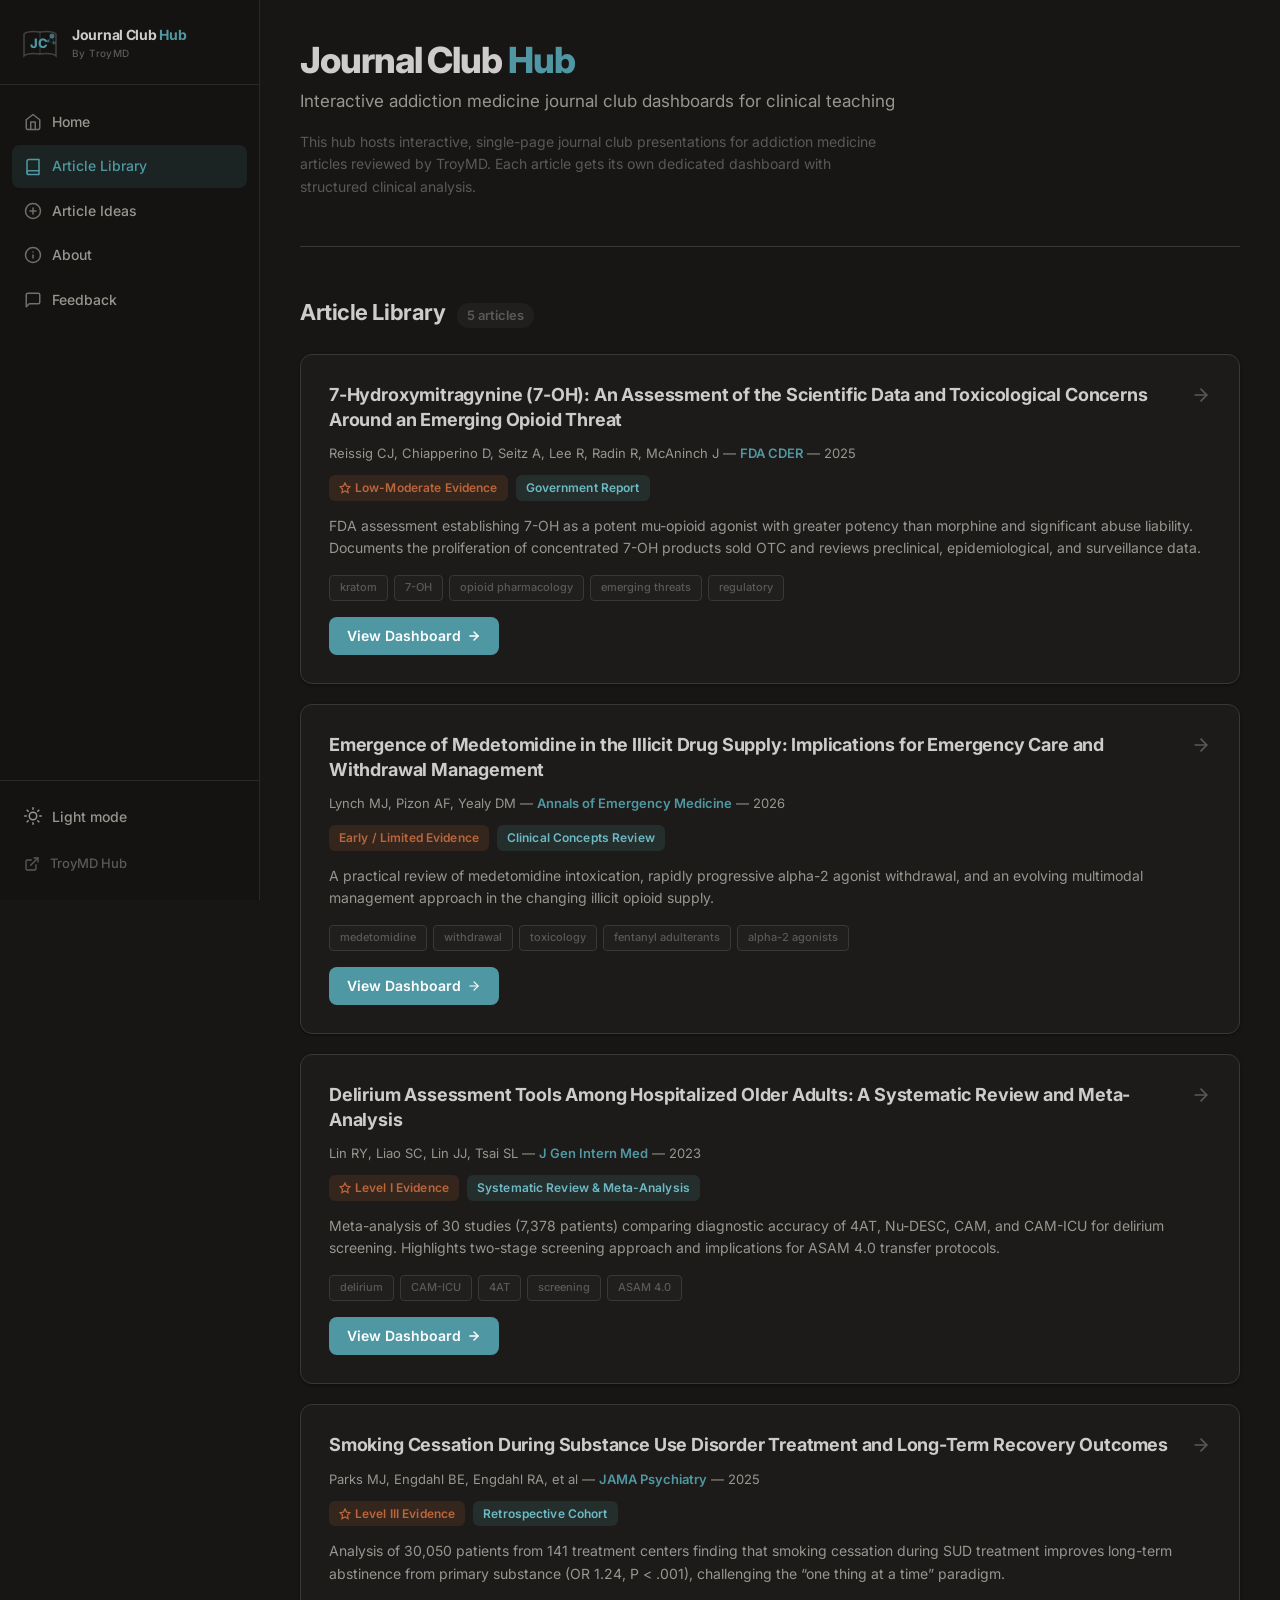
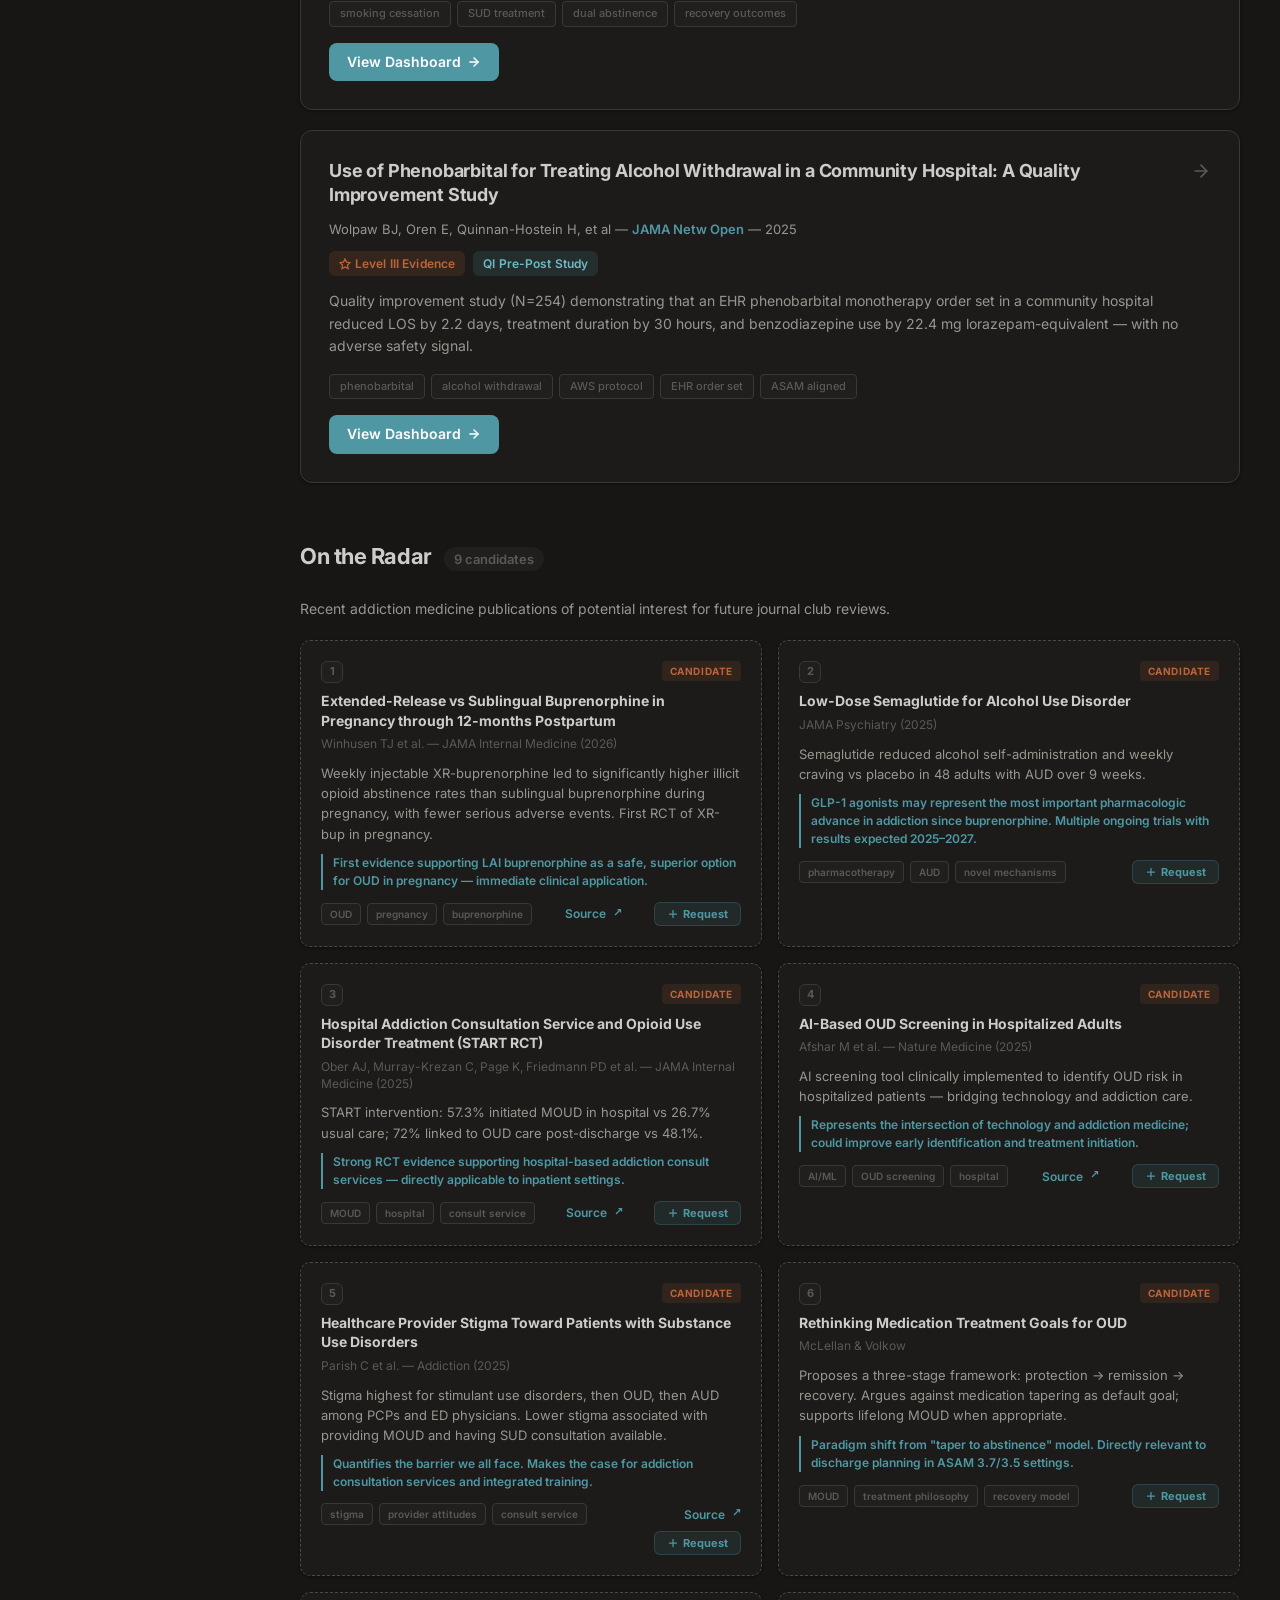
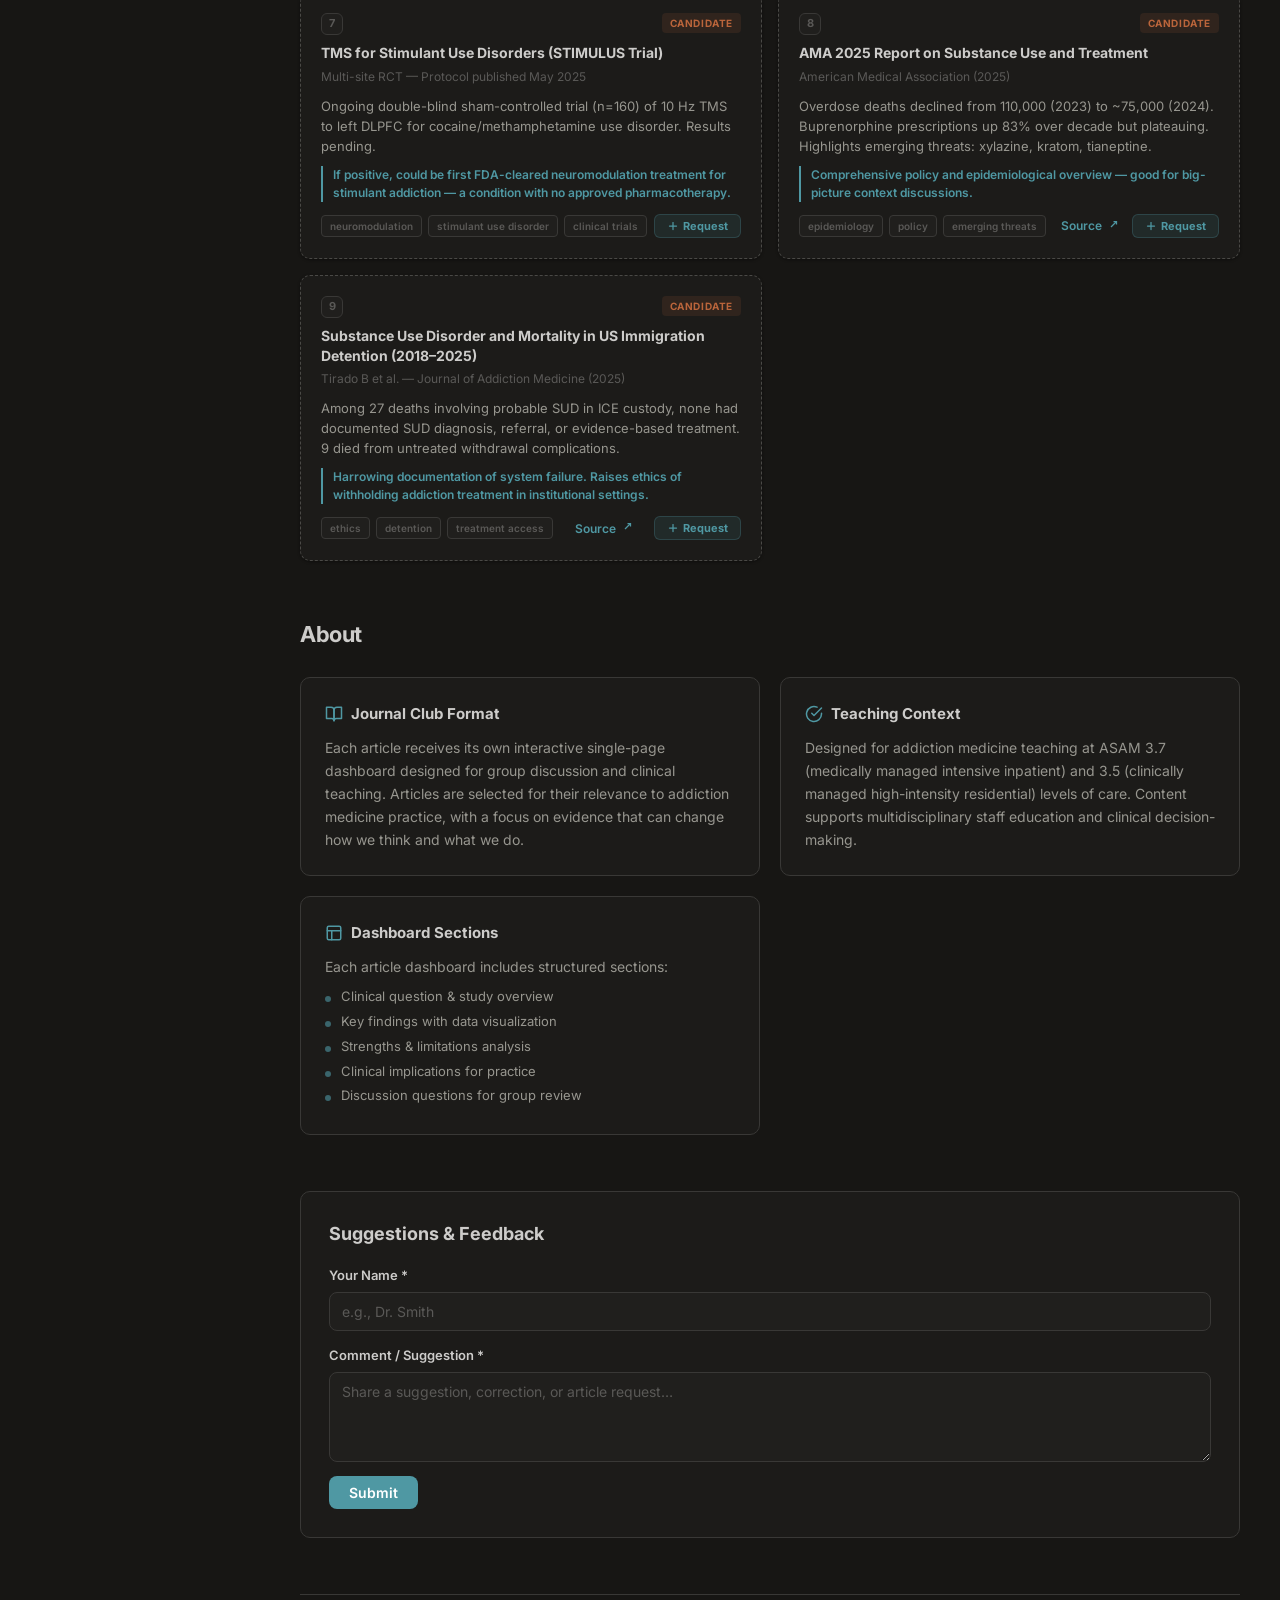
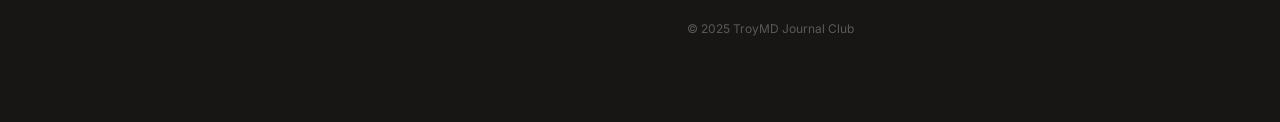
<file: index.html>
<!DOCTYPE html>
<html lang="en" data-theme="dark">
<head>
<meta charset="UTF-8">
<meta name="viewport" content="width=device-width, initial-scale=1.0">
<title>Journal Club Hub — TroyMD</title>
<meta name="description" content="Interactive addiction medicine journal club dashboards for clinical teaching by TroyMD.">
<link rel="preconnect" href="https://fonts.googleapis.com">
<link rel="preconnect" href="https://fonts.gstatic.com" crossorigin>
<link href="https://fonts.googleapis.com/css2?family=Inter:wght@400;500;600;700;800&display=swap" rel="stylesheet">
<link rel="stylesheet" href="style.css">
</head>
<body>

<!-- Mobile Hamburger -->
<button class="hamburger" id="hamburger" aria-label="Toggle navigation">
  <svg viewBox="0 0 24 24" fill="none" stroke="currentColor" stroke-width="2" stroke-linecap="round">
    <line x1="3" y1="6" x2="21" y2="6"/>
    <line x1="3" y1="12" x2="21" y2="12"/>
    <line x1="3" y1="18" x2="21" y2="18"/>
  </svg>
</button>

<!-- Sidebar Overlay (mobile) -->
<div class="sidebar-overlay" id="sidebarOverlay"></div>

<div class="layout">

  <!-- ===== SIDEBAR ===== -->
  <aside class="sidebar" id="sidebar">
    <div class="sidebar-header">
      <a href="#" class="logo-link">
        <!-- SVG Logo: Stylized JC + open book / molecular nodes -->
        <svg class="logo-mark" viewBox="0 0 40 40" fill="none" xmlns="http://www.w3.org/2000/svg" aria-label="TroyMD Journal Club">
          <!-- Open book shape -->
          <path d="M20 8 C20 8, 8 6, 4 10 L4 32 C8 28, 20 30, 20 30 C20 30, 32 28, 36 32 L36 10 C32 6, 20 8, 20 8Z" stroke="currentColor" stroke-width="1.5" fill="none" opacity="0.25"/>
          <line x1="20" y1="8" x2="20" y2="30" stroke="currentColor" stroke-width="1" opacity="0.2"/>
          <!-- JC letterform -->
          <text x="10" y="24" font-family="Inter, sans-serif" font-size="13" font-weight="800" fill="var(--accent)" letter-spacing="-0.5">JC</text>
          <!-- Molecular nodes -->
          <circle cx="32" cy="12" r="2.5" fill="var(--accent)" opacity="0.7"/>
          <circle cx="28" cy="17" r="1.5" fill="var(--accent)" opacity="0.5"/>
          <circle cx="34" cy="19" r="1.8" fill="var(--accent)" opacity="0.4"/>
          <line x1="32" y1="12" x2="28" y2="17" stroke="var(--accent)" stroke-width="1" opacity="0.4"/>
          <line x1="32" y1="12" x2="34" y2="19" stroke="var(--accent)" stroke-width="1" opacity="0.3"/>
          <line x1="28" y1="17" x2="34" y2="19" stroke="var(--accent)" stroke-width="0.8" opacity="0.25"/>
        </svg>
        <div class="logo-text">
          <span class="logo-title">Journal Club <span class="logo-accent">Hub</span></span>
          <span class="logo-subtitle">By TroyMD</span>
        </div>
      </a>
    </div>

    <nav class="sidebar-nav">
      <ul class="nav-list">
        <li class="nav-item">
          <a href="#home" class="active" data-section="home">
            <svg class="nav-icon" viewBox="0 0 24 24" fill="none" stroke="currentColor" stroke-width="2" stroke-linecap="round" stroke-linejoin="round">
              <path d="M3 9l9-7 9 7v11a2 2 0 0 1-2 2H5a2 2 0 0 1-2-2z"/>
              <polyline points="9 22 9 12 15 12 15 22"/>
            </svg>
            Home
          </a>
        </li>
        <li class="nav-item">
          <a href="#library" data-section="library">
            <svg class="nav-icon" viewBox="0 0 24 24" fill="none" stroke="currentColor" stroke-width="2" stroke-linecap="round" stroke-linejoin="round">
              <path d="M4 19.5A2.5 2.5 0 0 1 6.5 17H20"/>
              <path d="M6.5 2H20v20H6.5A2.5 2.5 0 0 1 4 19.5v-15A2.5 2.5 0 0 1 6.5 2z"/>
            </svg>
            Article Library
          </a>
        </li>
        <li class="nav-item">
          <a href="#ideas" data-section="ideas">
            <svg class="nav-icon" viewBox="0 0 24 24" fill="none" stroke="currentColor" stroke-width="2" stroke-linecap="round" stroke-linejoin="round">
              <circle cx="12" cy="12" r="10"/>
              <line x1="12" y1="8" x2="12" y2="16"/>
              <line x1="8" y1="12" x2="16" y2="12"/>
            </svg>
            Article Ideas
          </a>
        </li>
        <li class="nav-item">
          <a href="#about" data-section="about">
            <svg class="nav-icon" viewBox="0 0 24 24" fill="none" stroke="currentColor" stroke-width="2" stroke-linecap="round" stroke-linejoin="round">
              <circle cx="12" cy="12" r="10"/>
              <line x1="12" y1="16" x2="12" y2="12"/>
              <line x1="12" y1="8" x2="12.01" y2="8"/>
            </svg>
            About
          </a>
        </li>
        <li class="nav-item">
          <a href="#feedback" data-section="feedback">
            <svg class="nav-icon" viewBox="0 0 24 24" fill="none" stroke="currentColor" stroke-width="2" stroke-linecap="round" stroke-linejoin="round">
              <path d="M21 15a2 2 0 0 1-2 2H7l-4 4V5a2 2 0 0 1 2-2h14a2 2 0 0 1 2 2z"/>
            </svg>
            Feedback
          </a>
        </li>
      </ul>
    </nav>

    <div class="sidebar-footer">
      <button class="theme-toggle" id="themeToggle" aria-label="Toggle dark/light mode">
        <!-- Sun icon (shown in dark mode) -->
        <svg class="theme-toggle-icon" id="themeIconSun" viewBox="0 0 24 24" fill="none" stroke="currentColor" stroke-width="2" stroke-linecap="round" stroke-linejoin="round">
          <circle cx="12" cy="12" r="5"/>
          <line x1="12" y1="1" x2="12" y2="3"/>
          <line x1="12" y1="21" x2="12" y2="23"/>
          <line x1="4.22" y1="4.22" x2="5.64" y2="5.64"/>
          <line x1="18.36" y1="18.36" x2="19.78" y2="19.78"/>
          <line x1="1" y1="12" x2="3" y2="12"/>
          <line x1="21" y1="12" x2="23" y2="12"/>
          <line x1="4.22" y1="19.78" x2="5.64" y2="18.36"/>
          <line x1="18.36" y1="5.64" x2="19.78" y2="4.22"/>
        </svg>
        <!-- Moon icon (shown in light mode) -->
        <svg class="theme-toggle-icon" id="themeIconMoon" viewBox="0 0 24 24" fill="none" stroke="currentColor" stroke-width="2" stroke-linecap="round" stroke-linejoin="round" style="display:none;">
          <path d="M21 12.79A9 9 0 1 1 11.21 3 7 7 0 0 0 21 12.79z"/>
        </svg>
        <span id="themeLabel">Light mode</span>
      </button>
      <a class="hub-link" href="https://troyfowlermd.github.io/my-dashboard/" target="_blank" rel="noopener noreferrer">
        <svg class="hub-link-icon" viewBox="0 0 24 24" fill="none" stroke="currentColor" stroke-width="2" stroke-linecap="round" stroke-linejoin="round">
          <polyline points="15 3 21 3 21 9"/>
          <line x1="10" y1="14" x2="21" y2="3"/>
          <path d="M18 13v6a2 2 0 0 1-2 2H5a2 2 0 0 1-2-2V8a2 2 0 0 1 2-2h6"/>
        </svg>
        TroyMD Hub
      </a>
    </div>
  </aside>

  <!-- ===== MAIN CONTENT ===== -->
  <main class="main">
    <div class="main-content">

      <!-- Hero -->
      <section class="hero" id="home">
        <h1 class="hero-title">Journal Club <span class="accent">Hub</span></h1>
        <p class="hero-subtitle">Interactive addiction medicine journal club dashboards for clinical teaching</p>
        <p class="hero-desc">This hub hosts interactive, single-page journal club presentations for addiction medicine articles reviewed by TroyMD. Each article gets its own dedicated dashboard with structured clinical analysis.</p>
      </section>

      <!-- Article Library -->
      <section class="section" id="library">
        <div class="section-header">
          <h2 class="section-title">Article Library</h2>
          <span class="section-count">5 articles</span>
        </div>

        <div class="article-grid">

          <!-- FDA 7-OH Card -->
          <a class="article-card" href="articles/fda-7oh-2025/index.html">
            <div class="article-card-header">
              <h3 class="article-card-title">7-Hydroxymitragynine (7-OH): An Assessment of the Scientific Data and Toxicological Concerns Around an Emerging Opioid Threat</h3>
              <svg class="article-arrow" viewBox="0 0 24 24" fill="none" stroke="currentColor" stroke-width="2" stroke-linecap="round" stroke-linejoin="round">
                <line x1="5" y1="12" x2="19" y2="12"/>
                <polyline points="12 5 19 12 12 19"/>
              </svg>
            </div>
            <div class="article-meta">
              Reissig CJ, Chiapperino D, Seitz A, Lee R, Radin R, McAninch J &mdash; <span class="article-meta-org">FDA CDER</span> &mdash; 2025
            </div>
            <div class="article-badges">
              <span class="badge badge-evidence">
                <svg width="12" height="12" viewBox="0 0 24 24" fill="none" stroke="currentColor" stroke-width="2.5"><path d="M12 2L15.09 8.26 22 9.27 17 14.14 18.18 21.02 12 17.77 5.82 21.02 7 14.14 2 9.27 8.91 8.26 12 2z"/></svg>
                Low-Moderate Evidence
              </span>
              <span class="badge badge-type">Government Report</span>
            </div>
            <p class="article-summary">FDA assessment establishing 7-OH as a potent mu-opioid agonist with greater potency than morphine and significant abuse liability. Documents the proliferation of concentrated 7-OH products sold OTC and reviews preclinical, epidemiological, and surveillance data.</p>
            <div class="article-tags">
              <span class="tag">kratom</span>
              <span class="tag">7-OH</span>
              <span class="tag">opioid pharmacology</span>
              <span class="tag">emerging threats</span>
              <span class="tag">regulatory</span>
            </div>
            <span class="article-cta">
              View Dashboard
              <svg width="14" height="14" viewBox="0 0 24 24" fill="none" stroke="currentColor" stroke-width="2.5" stroke-linecap="round" stroke-linejoin="round">
                <line x1="5" y1="12" x2="19" y2="12"/>
                <polyline points="12 5 19 12 12 19"/>
              </svg>
            </span>
          </a>

          <!-- Medetomidine Card -->
          <a class="article-card" href="articles/medetomidine-2026/index.html">
            <div class="article-card-header">
              <h3 class="article-card-title">Emergence of Medetomidine in the Illicit Drug Supply: Implications for Emergency Care and Withdrawal Management</h3>
              <svg class="article-arrow" viewBox="0 0 24 24" fill="none" stroke="currentColor" stroke-width="2" stroke-linecap="round" stroke-linejoin="round">
                <line x1="5" y1="12" x2="19" y2="12"/>
                <polyline points="12 5 19 12 12 19"/>
              </svg>
            </div>
            <div class="article-meta">
              Lynch MJ, Pizon AF, Yealy DM &mdash; <span class="article-meta-org">Annals of Emergency Medicine</span> &mdash; 2026
            </div>
            <div class="article-badges">
              <span class="badge badge-evidence">Early / Limited Evidence</span>
              <span class="badge badge-type">Clinical Concepts Review</span>
            </div>
            <p class="article-summary">A practical review of medetomidine intoxication, rapidly progressive alpha-2 agonist withdrawal, and an evolving multimodal management approach in the changing illicit opioid supply.</p>
            <div class="article-tags">
              <span class="tag">medetomidine</span>
              <span class="tag">withdrawal</span>
              <span class="tag">toxicology</span>
              <span class="tag">fentanyl adulterants</span>
              <span class="tag">alpha-2 agonists</span>
            </div>
            <span class="article-cta">
              View Dashboard
              <svg width="14" height="14" viewBox="0 0 24 24" fill="none" stroke="currentColor" stroke-width="2" stroke-linecap="round" stroke-linejoin="round">
                <line x1="5" y1="12" x2="19" y2="12"/>
                <polyline points="12 5 19 12 12 19"/>
              </svg>
            </span>
          </a>

          <!-- Delirium Assessment Tools Card -->
          <a class="article-card" href="articles/delirium-tools-2023/index.html">
            <div class="article-card-header">
              <h3 class="article-card-title">Delirium Assessment Tools Among Hospitalized Older Adults: A Systematic Review and Meta-Analysis</h3>
              <svg class="article-arrow" viewBox="0 0 24 24" fill="none" stroke="currentColor" stroke-width="2" stroke-linecap="round" stroke-linejoin="round">
                <line x1="5" y1="12" x2="19" y2="12"/>
                <polyline points="12 5 19 12 12 19"/>
              </svg>
            </div>
            <div class="article-meta">
              Lin RY, Liao SC, Lin JJ, Tsai SL &mdash; <span class="article-meta-org">J Gen Intern Med</span> &mdash; 2023
            </div>
            <div class="article-badges">
              <span class="badge badge-evidence">
                <svg width="12" height="12" viewBox="0 0 24 24" fill="none" stroke="currentColor" stroke-width="2.5"><path d="M12 2L15.09 8.26 22 9.27 17 14.14 18.18 21.02 12 17.77 5.82 21.02 7 14.14 2 9.27 8.91 8.26 12 2z"/></svg>
                Level I Evidence
              </span>
              <span class="badge badge-type">Systematic Review &amp; Meta-Analysis</span>
            </div>
            <p class="article-summary">Meta-analysis of 30 studies (7,378 patients) comparing diagnostic accuracy of 4AT, Nu-DESC, CAM, and CAM-ICU for delirium screening. Highlights two-stage screening approach and implications for ASAM 4.0 transfer protocols.</p>
            <div class="article-tags">
              <span class="tag">delirium</span>
              <span class="tag">CAM-ICU</span>
              <span class="tag">4AT</span>
              <span class="tag">screening</span>
              <span class="tag">ASAM 4.0</span>
            </div>
            <span class="article-cta">
              View Dashboard
              <svg width="14" height="14" viewBox="0 0 24 24" fill="none" stroke="currentColor" stroke-width="2.5" stroke-linecap="round" stroke-linejoin="round">
                <line x1="5" y1="12" x2="19" y2="12"/>
                <polyline points="12 5 19 12 12 19"/>
              </svg>
            </span>
          </a>

          <!-- Smoking Cessation Card -->
          <a class="article-card" href="articles/smoking-cessation-2025/index.html">
            <div class="article-card-header">
              <h3 class="article-card-title">Smoking Cessation During Substance Use Disorder Treatment and Long-Term Recovery Outcomes</h3>
              <svg class="article-arrow" viewBox="0 0 24 24" fill="none" stroke="currentColor" stroke-width="2" stroke-linecap="round" stroke-linejoin="round">
                <line x1="5" y1="12" x2="19" y2="12"/>
                <polyline points="12 5 19 12 12 19"/>
              </svg>
            </div>
            <div class="article-meta">
              Parks MJ, Engdahl BE, Engdahl RA, et al &mdash; <span class="article-meta-org">JAMA Psychiatry</span> &mdash; 2025
            </div>
            <div class="article-badges">
              <span class="badge badge-evidence">
                <svg width="12" height="12" viewBox="0 0 24 24" fill="none" stroke="currentColor" stroke-width="2.5"><path d="M12 2L15.09 8.26 22 9.27 17 14.14 18.18 21.02 12 17.77 5.82 21.02 7 14.14 2 9.27 8.91 8.26 12 2z"/></svg>
                Level III Evidence
              </span>
              <span class="badge badge-type">Retrospective Cohort</span>
            </div>
            <p class="article-summary">Analysis of 30,050 patients from 141 treatment centers finding that smoking cessation during SUD treatment improves long-term abstinence from primary substance (OR 1.24, P &lt; .001), challenging the &ldquo;one thing at a time&rdquo; paradigm.</p>
            <div class="article-tags">
              <span class="tag">smoking cessation</span>
              <span class="tag">SUD treatment</span>
              <span class="tag">dual abstinence</span>
              <span class="tag">recovery outcomes</span>
            </div>
            <span class="article-cta">
              View Dashboard
              <svg width="14" height="14" viewBox="0 0 24 24" fill="none" stroke="currentColor" stroke-width="2.5" stroke-linecap="round" stroke-linejoin="round">
                <line x1="5" y1="12" x2="19" y2="12"/>
                <polyline points="12 5 19 12 12 19"/>
              </svg>
            </span>
          </a>

          <!-- Phenobarbital for AWS Card -->
          <a class="article-card" href="articles/phenobarbital-aws-2025/index.html">
            <div class="article-card-header">
              <h3 class="article-card-title">Use of Phenobarbital for Treating Alcohol Withdrawal in a Community Hospital: A Quality Improvement Study</h3>
              <svg class="article-arrow" viewBox="0 0 24 24" fill="none" stroke="currentColor" stroke-width="2" stroke-linecap="round" stroke-linejoin="round">
                <line x1="5" y1="12" x2="19" y2="12"/>
                <polyline points="12 5 19 12 12 19"/>
              </svg>
            </div>
            <div class="article-meta">
              Wolpaw BJ, Oren E, Quinnan-Hostein H, et al &mdash; <span class="article-meta-org">JAMA Netw Open</span> &mdash; 2025
            </div>
            <div class="article-badges">
              <span class="badge badge-evidence">
                <svg width="12" height="12" viewBox="0 0 24 24" fill="none" stroke="currentColor" stroke-width="2.5"><path d="M12 2L15.09 8.26 22 9.27 17 14.14 18.18 21.02 12 17.77 5.82 21.02 7 14.14 2 9.27 8.91 8.26 12 2z"/></svg>
                Level III Evidence
              </span>
              <span class="badge badge-type">QI Pre-Post Study</span>
            </div>
            <p class="article-summary">Quality improvement study (N=254) demonstrating that an EHR phenobarbital monotherapy order set in a community hospital reduced LOS by 2.2 days, treatment duration by 30 hours, and benzodiazepine use by 22.4 mg lorazepam-equivalent &mdash; with no adverse safety signal.</p>
            <div class="article-tags">
              <span class="tag">phenobarbital</span>
              <span class="tag">alcohol withdrawal</span>
              <span class="tag">AWS protocol</span>
              <span class="tag">EHR order set</span>
              <span class="tag">ASAM aligned</span>
            </div>
            <span class="article-cta">
              View Dashboard
              <svg width="14" height="14" viewBox="0 0 24 24" fill="none" stroke="currentColor" stroke-width="2.5" stroke-linecap="round" stroke-linejoin="round">
                <line x1="5" y1="12" x2="19" y2="12"/>
                <polyline points="12 5 19 12 12 19"/>
              </svg>
            </span>
          </a>

        </div>
      </section>

      <!-- On the Radar -->
      <section class="section" id="ideas">
        <div class="section-header">
          <h2 class="section-title">On the Radar</h2>
          <span class="section-count">9 candidates</span>
        </div>
        <p class="section-intro">Recent addiction medicine publications of potential interest for future journal club reviews.</p>

        <div class="ideas-grid">

          <!-- Idea 1 -->
          <div class="idea-card">
            <div class="idea-card-header">
              <span class="idea-number">1</span>
              <span class="candidate-badge">Candidate</span>
            </div>
            <h3 class="idea-title">Extended-Release vs Sublingual Buprenorphine in Pregnancy through 12-months Postpartum</h3>
            <p class="idea-source">Winhusen TJ et al. &mdash; JAMA Internal Medicine (2026)</p>
            <p class="idea-finding">Weekly injectable XR-buprenorphine led to significantly higher illicit opioid abstinence rates than sublingual buprenorphine during pregnancy, with fewer serious adverse events. First RCT of XR-bup in pregnancy.</p>
            <p class="idea-why">First evidence supporting LAI buprenorphine as a safe, superior option for OUD in pregnancy — immediate clinical application.</p>
            <div class="idea-footer">
              <span class="idea-tag">OUD</span>
              <span class="idea-tag">pregnancy</span>
              <span class="idea-tag">buprenorphine</span>
              <a class="idea-link" href="https://www.nih.gov/news-events/news-releases/clinical-trial-results-support-use-weekly-extended-release-buprenorphine-treatment-opioid-use-disorder-during-pregnancy" target="_blank" rel="noopener noreferrer">
                Source
                <svg class="idea-link-icon" viewBox="0 0 24 24" fill="none" stroke="currentColor" stroke-width="2.5"><polyline points="15 3 21 3 21 9"/><line x1="10" y1="14" x2="21" y2="3"/></svg>
              </a>
            
              <button class="request-btn" onclick="submitRequest(this)">
                <svg viewBox="0 0 24 24" fill="none" stroke="currentColor" stroke-width="2.5" stroke-linecap="round"><line x1="12" y1="5" x2="12" y2="19"/><line x1="5" y1="12" x2="19" y2="12"/></svg>
                Request
              </button>
            </div>
          </div>

          <!-- Idea 2 -->
          <div class="idea-card">
            <div class="idea-card-header">
              <span class="idea-number">2</span>
              <span class="candidate-badge">Candidate</span>
            </div>
            <h3 class="idea-title">Low-Dose Semaglutide for Alcohol Use Disorder</h3>
            <p class="idea-source">JAMA Psychiatry (2025)</p>
            <p class="idea-finding">Semaglutide reduced alcohol self-administration and weekly craving vs placebo in 48 adults with AUD over 9 weeks.</p>
            <p class="idea-why">GLP-1 agonists may represent the most important pharmacologic advance in addiction since buprenorphine. Multiple ongoing trials with results expected 2025–2027.</p>
            <div class="idea-footer">
              <span class="idea-tag">pharmacotherapy</span>
              <span class="idea-tag">AUD</span>
              <span class="idea-tag">novel mechanisms</span>
            
              <button class="request-btn" onclick="submitRequest(this)">
                <svg viewBox="0 0 24 24" fill="none" stroke="currentColor" stroke-width="2.5" stroke-linecap="round"><line x1="12" y1="5" x2="12" y2="19"/><line x1="5" y1="12" x2="19" y2="12"/></svg>
                Request
              </button>
            </div>
          </div>

          <!-- Idea 3 -->
          <div class="idea-card">
            <div class="idea-card-header">
              <span class="idea-number">3</span>
              <span class="candidate-badge">Candidate</span>
            </div>
            <h3 class="idea-title">Hospital Addiction Consultation Service and Opioid Use Disorder Treatment (START RCT)</h3>
            <p class="idea-source">Ober AJ, Murray-Krezan C, Page K, Friedmann PD et al. &mdash; JAMA Internal Medicine (2025)</p>
            <p class="idea-finding">START intervention: 57.3% initiated MOUD in hospital vs 26.7% usual care; 72% linked to OUD care post-discharge vs 48.1%.</p>
            <p class="idea-why">Strong RCT evidence supporting hospital-based addiction consult services — directly applicable to inpatient settings.</p>
            <div class="idea-footer">
              <span class="idea-tag">MOUD</span>
              <span class="idea-tag">hospital</span>
              <span class="idea-tag">consult service</span>
              <a class="idea-link" href="https://jamanetwork.com/journals/jamainternalmedicine/fullarticle/2832101" target="_blank" rel="noopener noreferrer">
                Source
                <svg class="idea-link-icon" viewBox="0 0 24 24" fill="none" stroke="currentColor" stroke-width="2.5"><polyline points="15 3 21 3 21 9"/><line x1="10" y1="14" x2="21" y2="3"/></svg>
              </a>
            
              <button class="request-btn" onclick="submitRequest(this)">
                <svg viewBox="0 0 24 24" fill="none" stroke="currentColor" stroke-width="2.5" stroke-linecap="round"><line x1="12" y1="5" x2="12" y2="19"/><line x1="5" y1="12" x2="19" y2="12"/></svg>
                Request
              </button>
            </div>
          </div>

          <!-- Idea 4 -->
          <div class="idea-card">
            <div class="idea-card-header">
              <span class="idea-number">4</span>
              <span class="candidate-badge">Candidate</span>
            </div>
            <h3 class="idea-title">AI-Based OUD Screening in Hospitalized Adults</h3>
            <p class="idea-source">Afshar M et al. &mdash; Nature Medicine (2025)</p>
            <p class="idea-finding">AI screening tool clinically implemented to identify OUD risk in hospitalized patients — bridging technology and addiction care.</p>
            <p class="idea-why">Represents the intersection of technology and addiction medicine; could improve early identification and treatment initiation.</p>
            <div class="idea-footer">
              <span class="idea-tag">AI/ML</span>
              <span class="idea-tag">OUD screening</span>
              <span class="idea-tag">hospital</span>
              <a class="idea-link" href="https://www.nature.com/articles/s41591-025-03603-z" target="_blank" rel="noopener noreferrer">
                Source
                <svg class="idea-link-icon" viewBox="0 0 24 24" fill="none" stroke="currentColor" stroke-width="2.5"><polyline points="15 3 21 3 21 9"/><line x1="10" y1="14" x2="21" y2="3"/></svg>
              </a>
            
              <button class="request-btn" onclick="submitRequest(this)">
                <svg viewBox="0 0 24 24" fill="none" stroke="currentColor" stroke-width="2.5" stroke-linecap="round"><line x1="12" y1="5" x2="12" y2="19"/><line x1="5" y1="12" x2="19" y2="12"/></svg>
                Request
              </button>
            </div>
          </div>

          <!-- Idea 5 -->
          <div class="idea-card">
            <div class="idea-card-header">
              <span class="idea-number">5</span>
              <span class="candidate-badge">Candidate</span>
            </div>
            <h3 class="idea-title">Healthcare Provider Stigma Toward Patients with Substance Use Disorders</h3>
            <p class="idea-source">Parish C et al. &mdash; Addiction (2025)</p>
            <p class="idea-finding">Stigma highest for stimulant use disorders, then OUD, then AUD among PCPs and ED physicians. Lower stigma associated with providing MOUD and having SUD consultation available.</p>
            <p class="idea-why">Quantifies the barrier we all face. Makes the case for addiction consultation services and integrated training.</p>
            <div class="idea-footer">
              <span class="idea-tag">stigma</span>
              <span class="idea-tag">provider attitudes</span>
              <span class="idea-tag">consult service</span>
              <a class="idea-link" href="https://onlinelibrary.wiley.com/doi/10.1111/add.70122" target="_blank" rel="noopener noreferrer">
                Source
                <svg class="idea-link-icon" viewBox="0 0 24 24" fill="none" stroke="currentColor" stroke-width="2.5"><polyline points="15 3 21 3 21 9"/><line x1="10" y1="14" x2="21" y2="3"/></svg>
              </a>
            
              <button class="request-btn" onclick="submitRequest(this)">
                <svg viewBox="0 0 24 24" fill="none" stroke="currentColor" stroke-width="2.5" stroke-linecap="round"><line x1="12" y1="5" x2="12" y2="19"/><line x1="5" y1="12" x2="19" y2="12"/></svg>
                Request
              </button>
            </div>
          </div>

          <!-- Idea 6 -->
          <div class="idea-card">
            <div class="idea-card-header">
              <span class="idea-number">6</span>
              <span class="candidate-badge">Candidate</span>
            </div>
            <h3 class="idea-title">Rethinking Medication Treatment Goals for OUD</h3>
            <p class="idea-source">McLellan &amp; Volkow</p>
            <p class="idea-finding">Proposes a three-stage framework: protection → remission → recovery. Argues against medication tapering as default goal; supports lifelong MOUD when appropriate.</p>
            <p class="idea-why">Paradigm shift from "taper to abstinence" model. Directly relevant to discharge planning in ASAM 3.7/3.5 settings.</p>
            <div class="idea-footer">
              <span class="idea-tag">MOUD</span>
              <span class="idea-tag">treatment philosophy</span>
              <span class="idea-tag">recovery model</span>
            
              <button class="request-btn" onclick="submitRequest(this)">
                <svg viewBox="0 0 24 24" fill="none" stroke="currentColor" stroke-width="2.5" stroke-linecap="round"><line x1="12" y1="5" x2="12" y2="19"/><line x1="5" y1="12" x2="19" y2="12"/></svg>
                Request
              </button>
            </div>
          </div>

          <!-- Idea 7 -->
          <div class="idea-card">
            <div class="idea-card-header">
              <span class="idea-number">7</span>
              <span class="candidate-badge">Candidate</span>
            </div>
            <h3 class="idea-title">TMS for Stimulant Use Disorders (STIMULUS Trial)</h3>
            <p class="idea-source">Multi-site RCT — Protocol published May 2025</p>
            <p class="idea-finding">Ongoing double-blind sham-controlled trial (n=160) of 10 Hz TMS to left DLPFC for cocaine/methamphetamine use disorder. Results pending.</p>
            <p class="idea-why">If positive, could be first FDA-cleared neuromodulation treatment for stimulant addiction — a condition with no approved pharmacotherapy.</p>
            <div class="idea-footer">
              <span class="idea-tag">neuromodulation</span>
              <span class="idea-tag">stimulant use disorder</span>
              <span class="idea-tag">clinical trials</span>
            
              <button class="request-btn" onclick="submitRequest(this)">
                <svg viewBox="0 0 24 24" fill="none" stroke="currentColor" stroke-width="2.5" stroke-linecap="round"><line x1="12" y1="5" x2="12" y2="19"/><line x1="5" y1="12" x2="19" y2="12"/></svg>
                Request
              </button>
            </div>
          </div>

          <!-- Idea 8 -->
          <div class="idea-card">
            <div class="idea-card-header">
              <span class="idea-number">8</span>
              <span class="candidate-badge">Candidate</span>
            </div>
            <h3 class="idea-title">AMA 2025 Report on Substance Use and Treatment</h3>
            <p class="idea-source">American Medical Association (2025)</p>
            <p class="idea-finding">Overdose deaths declined from 110,000 (2023) to ~75,000 (2024). Buprenorphine prescriptions up 83% over decade but plateauing. Highlights emerging threats: xylazine, kratom, tianeptine.</p>
            <p class="idea-why">Comprehensive policy and epidemiological overview — good for big-picture context discussions.</p>
            <div class="idea-footer">
              <span class="idea-tag">epidemiology</span>
              <span class="idea-tag">policy</span>
              <span class="idea-tag">emerging threats</span>
              <a class="idea-link" href="https://www.ama-assn.org/press-center/ama-press-releases/ama-2025-report-substance-use-and-treatment" target="_blank" rel="noopener noreferrer">
                Source
                <svg class="idea-link-icon" viewBox="0 0 24 24" fill="none" stroke="currentColor" stroke-width="2.5"><polyline points="15 3 21 3 21 9"/><line x1="10" y1="14" x2="21" y2="3"/></svg>
              </a>
            
              <button class="request-btn" onclick="submitRequest(this)">
                <svg viewBox="0 0 24 24" fill="none" stroke="currentColor" stroke-width="2.5" stroke-linecap="round"><line x1="12" y1="5" x2="12" y2="19"/><line x1="5" y1="12" x2="19" y2="12"/></svg>
                Request
              </button>
            </div>
          </div>

          <!-- Idea 9 -->
          <div class="idea-card">
            <div class="idea-card-header">
              <span class="idea-number">9</span>
              <span class="candidate-badge">Candidate</span>
            </div>
            <h3 class="idea-title">Substance Use Disorder and Mortality in US Immigration Detention (2018–2025)</h3>
            <p class="idea-source">Tirado B et al. &mdash; Journal of Addiction Medicine (2025)</p>
            <p class="idea-finding">Among 27 deaths involving probable SUD in ICE custody, none had documented SUD diagnosis, referral, or evidence-based treatment. 9 died from untreated withdrawal complications.</p>
            <p class="idea-why">Harrowing documentation of system failure. Raises ethics of withholding addiction treatment in institutional settings.</p>
            <div class="idea-footer">
              <span class="idea-tag">ethics</span>
              <span class="idea-tag">detention</span>
              <span class="idea-tag">treatment access</span>
              <a class="idea-link" href="https://journals.lww.com/10.1097/ADM.0000000000001601" target="_blank" rel="noopener noreferrer">
                Source
                <svg class="idea-link-icon" viewBox="0 0 24 24" fill="none" stroke="currentColor" stroke-width="2.5"><polyline points="15 3 21 3 21 9"/><line x1="10" y1="14" x2="21" y2="3"/></svg>
              </a>
            
              <button class="request-btn" onclick="submitRequest(this)">
                <svg viewBox="0 0 24 24" fill="none" stroke="currentColor" stroke-width="2.5" stroke-linecap="round"><line x1="12" y1="5" x2="12" y2="19"/><line x1="5" y1="12" x2="19" y2="12"/></svg>
                Request
              </button>
            </div>
          </div>

        </div>
      </section>

      <!-- About -->
      <section class="section" id="about">
        <div class="section-header">
          <h2 class="section-title">About</h2>
        </div>

        <div class="about-content">
          <div class="about-card">
            <h3 class="about-card-title">
              <svg class="about-icon" viewBox="0 0 24 24" fill="none" stroke="currentColor" stroke-width="2" stroke-linecap="round" stroke-linejoin="round">
                <path d="M2 3h6a4 4 0 0 1 4 4v14a3 3 0 0 0-3-3H2z"/>
                <path d="M22 3h-6a4 4 0 0 0-4 4v14a3 3 0 0 1 3-3h7z"/>
              </svg>
              Journal Club Format
            </h3>
            <p>Each article receives its own interactive single-page dashboard designed for group discussion and clinical teaching. Articles are selected for their relevance to addiction medicine practice, with a focus on evidence that can change how we think and what we do.</p>
          </div>

          <div class="about-card">
            <h3 class="about-card-title">
              <svg class="about-icon" viewBox="0 0 24 24" fill="none" stroke="currentColor" stroke-width="2" stroke-linecap="round" stroke-linejoin="round">
                <path d="M22 11.08V12a10 10 0 1 1-5.93-9.14"/>
                <polyline points="22 4 12 14.01 9 11.01"/>
              </svg>
              Teaching Context
            </h3>
            <p>Designed for addiction medicine teaching at ASAM 3.7 (medically managed intensive inpatient) and 3.5 (clinically managed high-intensity residential) levels of care. Content supports multidisciplinary staff education and clinical decision-making.</p>
          </div>

          <div class="about-card">
            <h3 class="about-card-title">
              <svg class="about-icon" viewBox="0 0 24 24" fill="none" stroke="currentColor" stroke-width="2" stroke-linecap="round" stroke-linejoin="round">
                <rect x="3" y="3" width="18" height="18" rx="2" ry="2"/>
                <line x1="3" y1="9" x2="21" y2="9"/>
                <line x1="9" y1="21" x2="9" y2="9"/>
              </svg>
              Dashboard Sections
            </h3>
            <p>Each article dashboard includes structured sections:</p>
            <ul>
              <li>Clinical question &amp; study overview</li>
              <li>Key findings with data visualization</li>
              <li>Strengths &amp; limitations analysis</li>
              <li>Clinical implications for practice</li>
              <li>Discussion questions for group review</li>
            </ul>
          </div>


        </div>
      </section>

      <!-- Suggestions & Feedback -->
      <section class="section" id="feedback">
        <div class="feedback-box">
          <h2>Suggestions &amp; Feedback</h2>
          <form class="feedback-form" id="feedbackForm" onsubmit="submitFeedback(event)">
            <div class="feedback-field">
              <label for="feedbackName">Your Name <span aria-hidden="true">*</span></label>
              <input type="text" id="feedbackName" name="name" placeholder="e.g., Dr. Smith" required>
            </div>
            <div class="feedback-field">
              <label for="feedbackComment">Comment / Suggestion <span aria-hidden="true">*</span></label>
              <textarea id="feedbackComment" name="comment" placeholder="Share a suggestion, correction, or article request…" required></textarea>
            </div>
            <button type="submit" class="feedback-submit">Submit</button>
          </form>
          <div class="feedback-success" id="feedbackSuccess" role="alert">
            Thank you — your feedback has been recorded.
          </div>
        </div>
      </section>

      <!-- Footer -->
      <footer class="footer">
        <p class="footer-text">
          &copy; 2025 TroyMD Journal Club
        </p>
      </footer>

    </div>
  </main>

</div>

<script src="script.js"></script>
<script src="feedback-submit.js"></script>
</body>
</html>
</file>
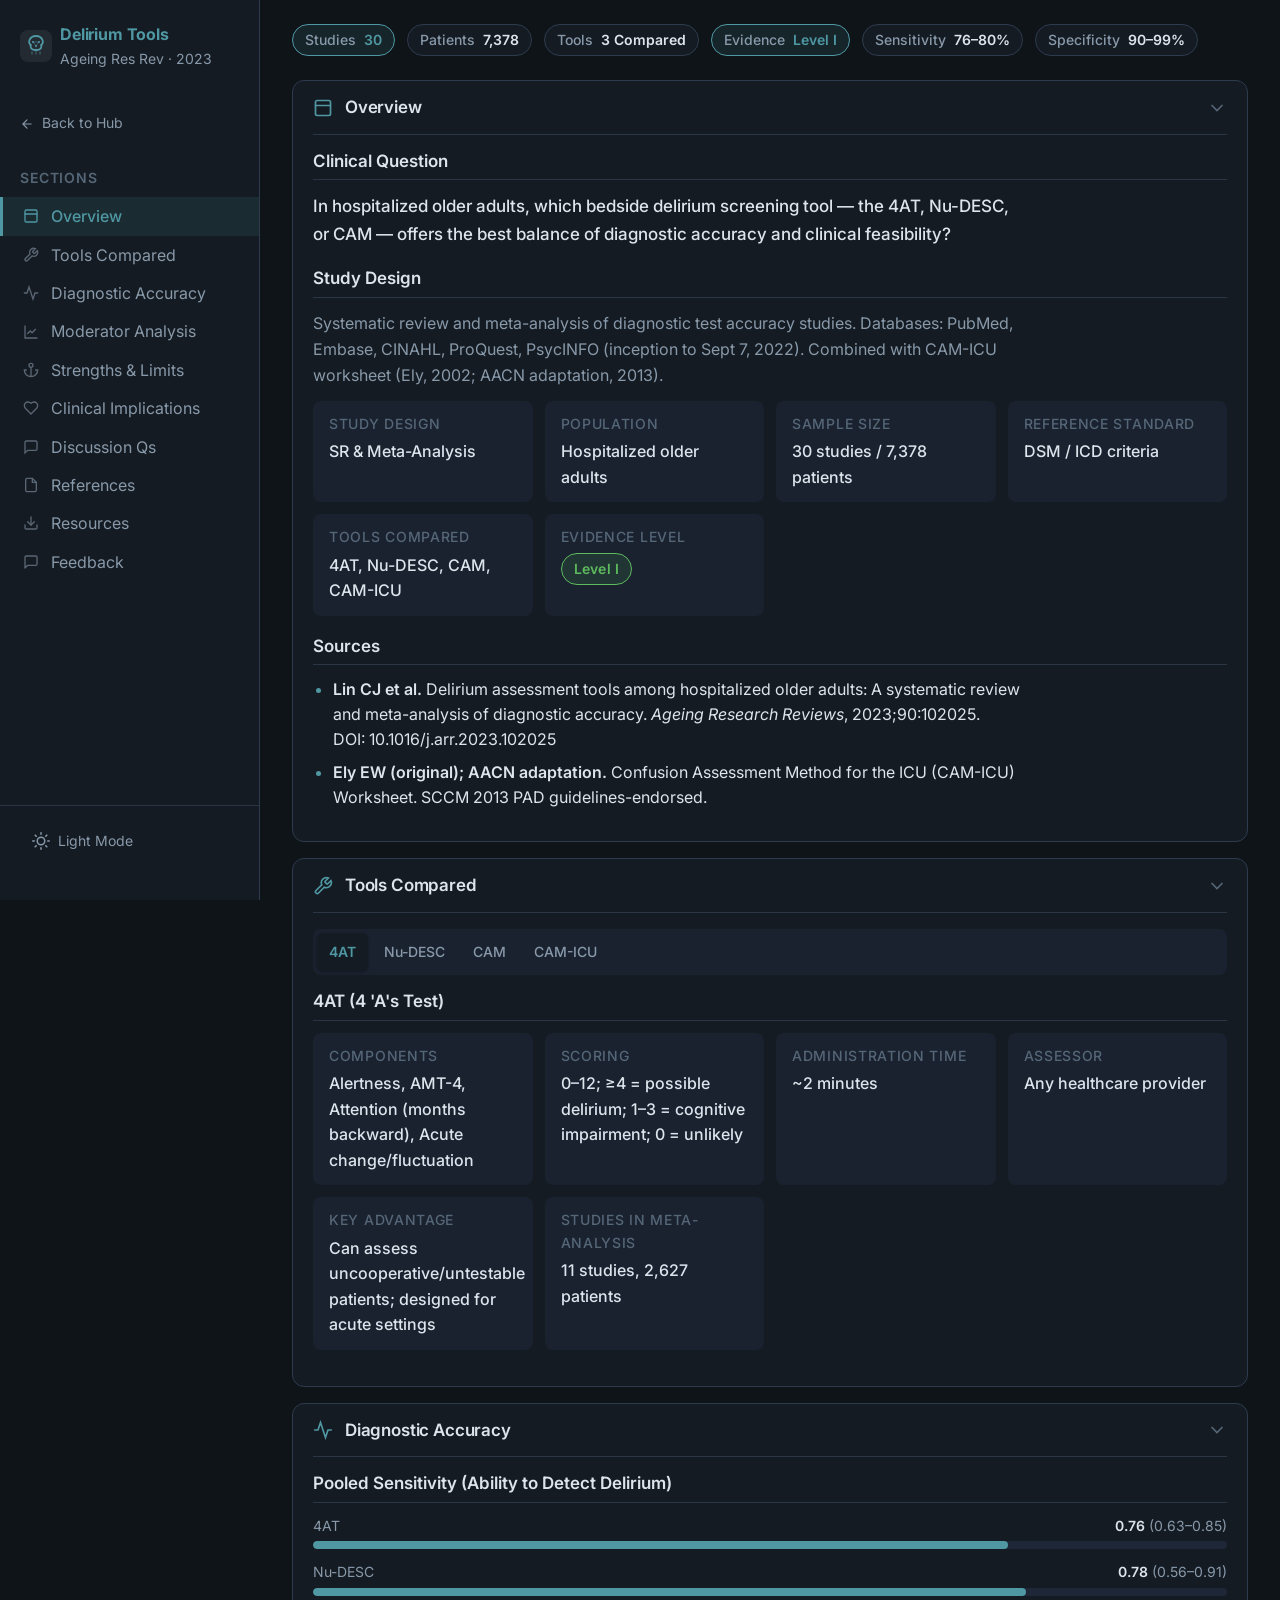
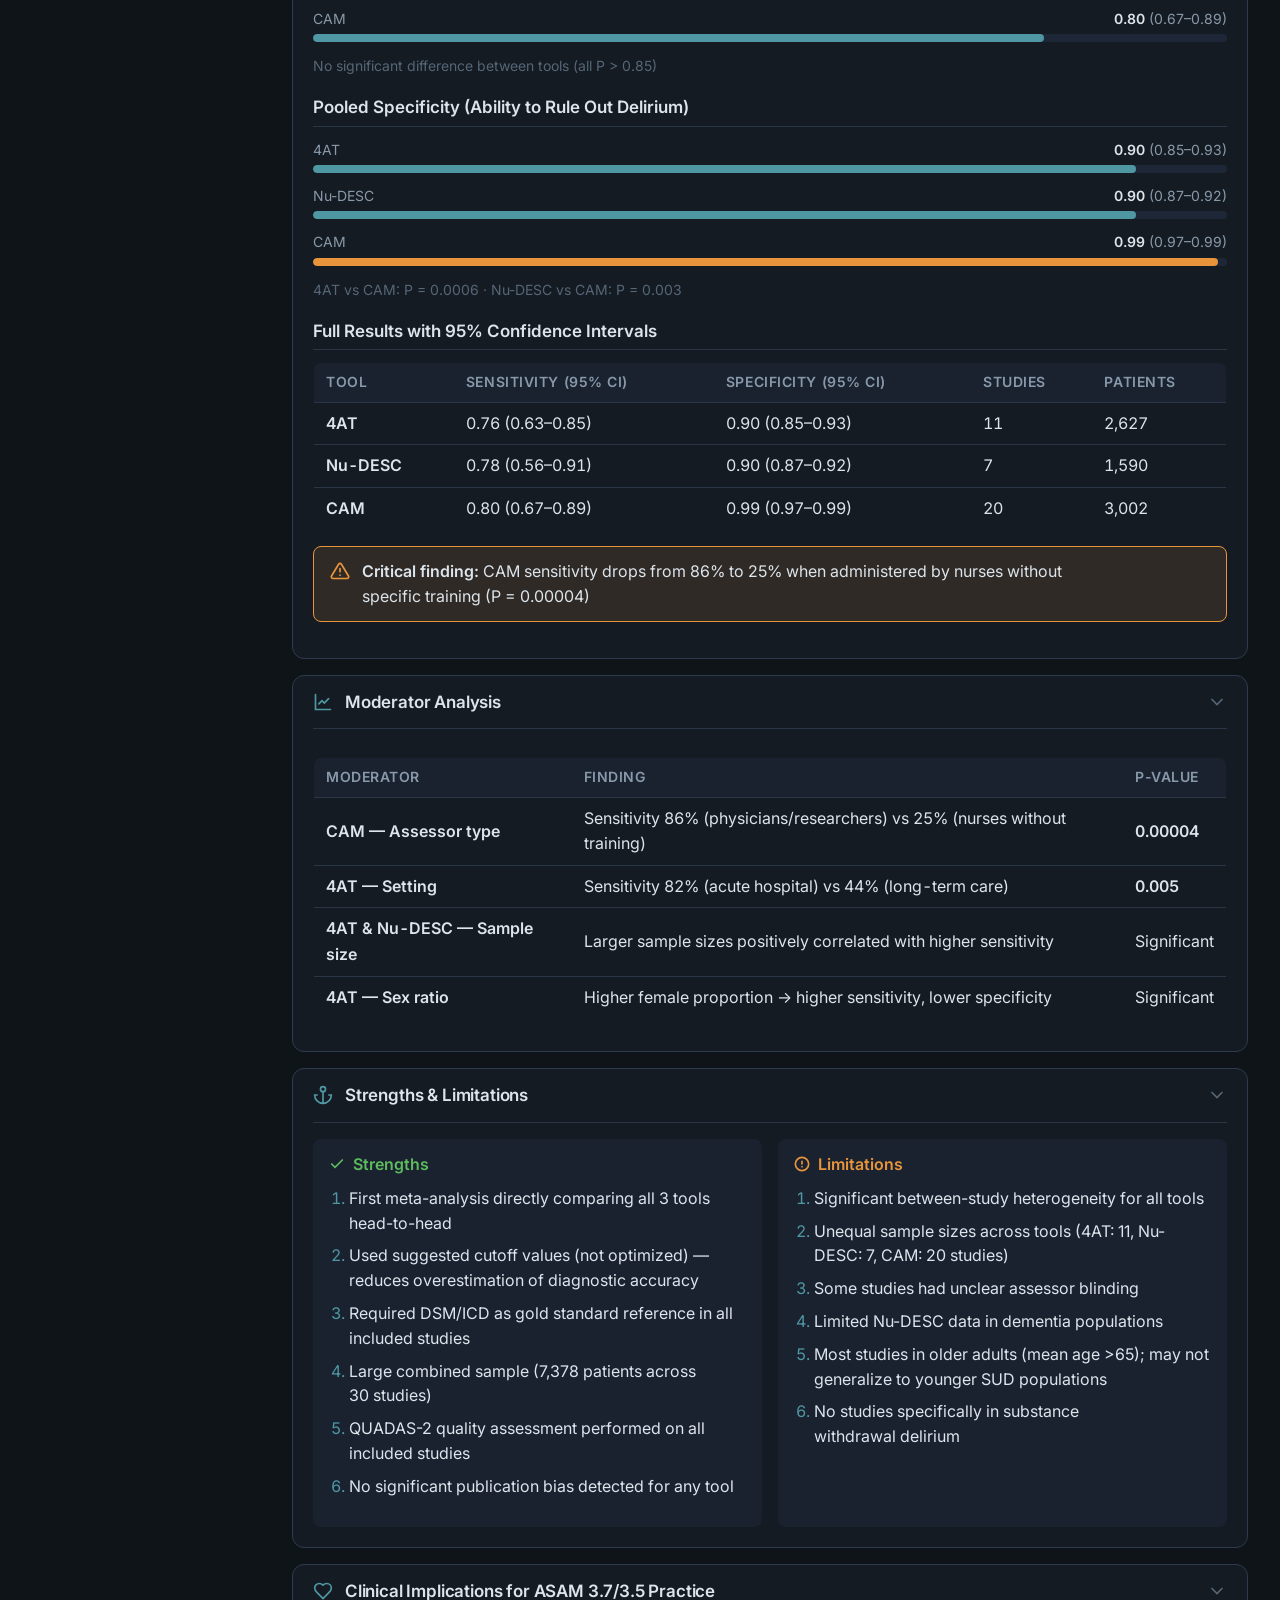
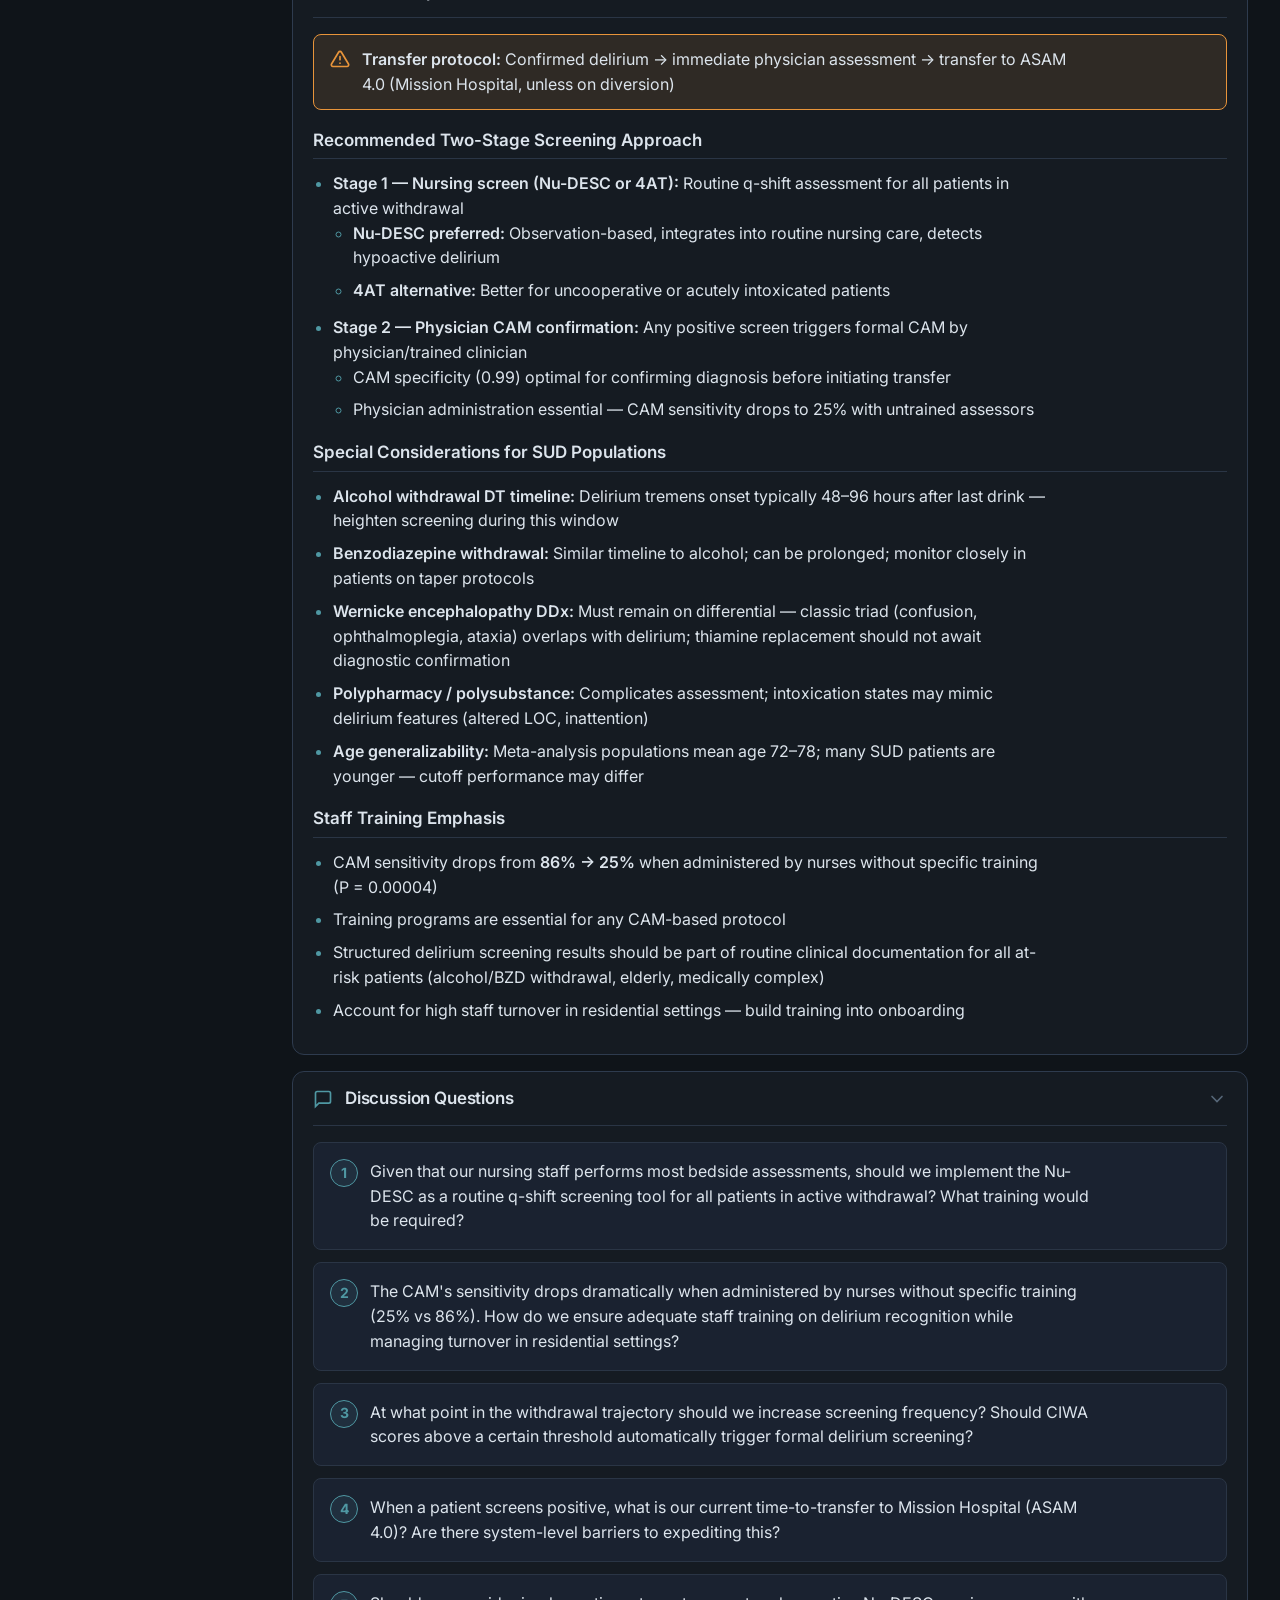
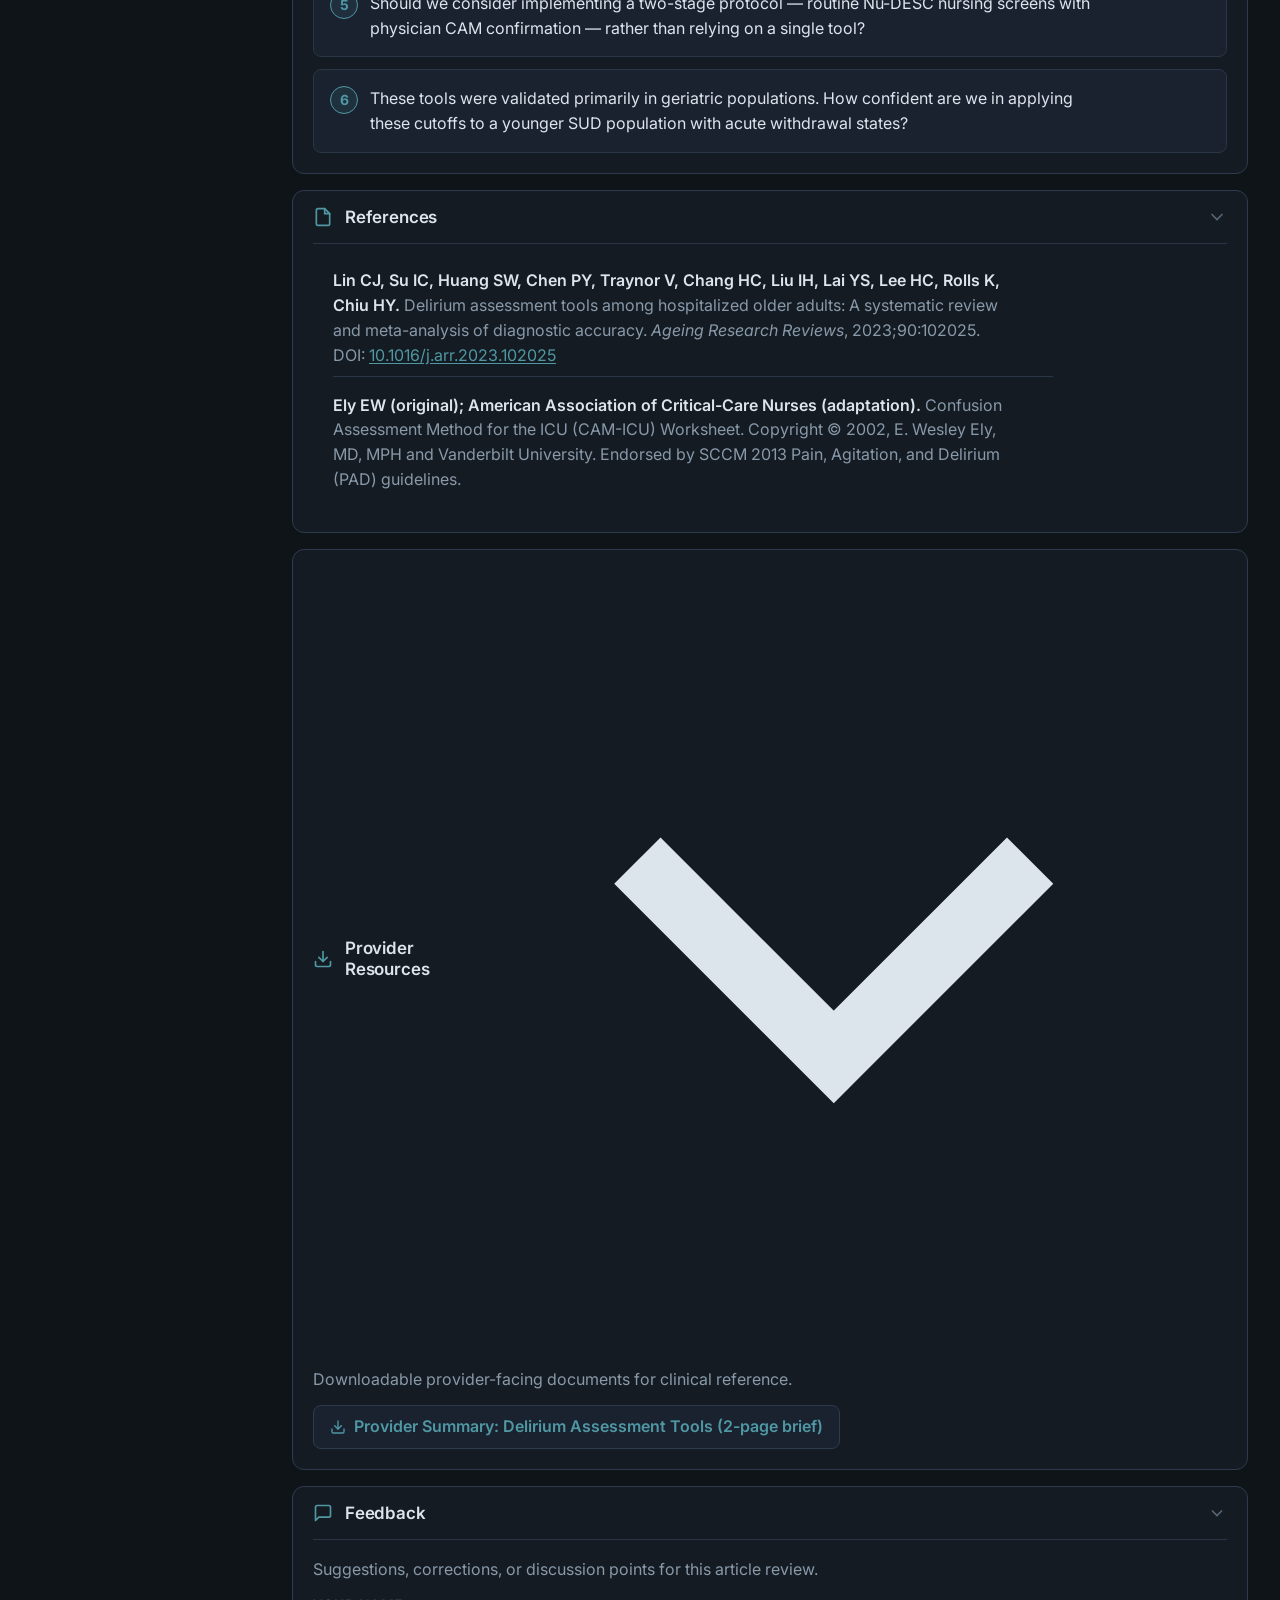
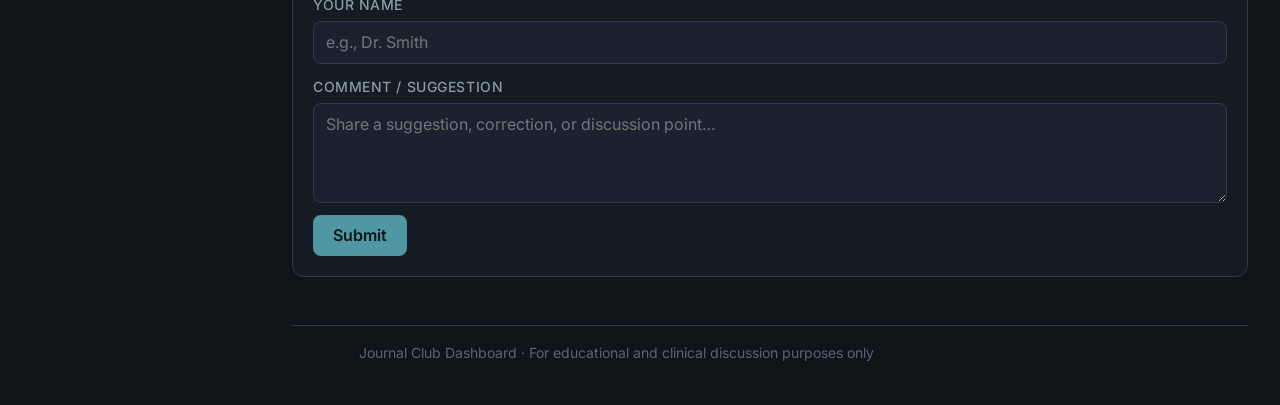
<file: articles/delirium-tools-2023/index.html>
<!DOCTYPE html>
<html lang="en">
<head>
<meta charset="UTF-8">
<meta name="viewport" content="width=device-width, initial-scale=1.0">
<title>Delirium Assessment Tools — Journal Club</title>
<meta name="description" content="Journal club dashboard comparing 4AT, Nu-DESC, CAM, and CAM-ICU diagnostic accuracy for delirium screening in hospitalized older adults.">

<!-- Favicon (inline SVG data URI) -->
<link rel="icon" type="image/svg+xml" href="data:image/svg+xml,%3Csvg xmlns='http://www.w3.org/2000/svg' viewBox='0 0 32 32'%3E%3Crect width='32' height='32' rx='6' fill='%230f1419'/%3E%3Ctext x='16' y='22' font-family='sans-serif' font-size='18' font-weight='700' fill='%234F98A3' text-anchor='middle'%3ED%3C/text%3E%3C/svg%3E">

<!-- Inter Font -->
<link rel="preconnect" href="https://fonts.googleapis.com">
<link rel="preconnect" href="https://fonts.gstatic.com" crossorigin>
<link href="https://fonts.googleapis.com/css2?family=Inter:wght@400;500;600;700&display=swap" rel="stylesheet">

<link rel="stylesheet" href="style.css">
</head>
<body>

<!-- ============================================================
     MOBILE HEADER
     ============================================================ -->
<header class="mobile-header">
  <button id="hamburger" class="hamburger" aria-label="Open navigation" aria-expanded="false">
    <svg width="24" height="24" viewBox="0 0 24 24" fill="none" stroke="currentColor" stroke-width="2" stroke-linecap="round"><path d="M3 12h18M3 6h18M3 18h18"/></svg>
  </button>
  <span class="mobile-title">Delirium Tools</span>
</header>

<!-- Sidebar Overlay (mobile) -->
<div id="sidebar-overlay" class="sidebar-overlay"></div>

<div class="app-layout">

  <!-- ============================================================
       SIDEBAR
       ============================================================ -->
  <aside id="sidebar" class="sidebar" role="navigation" aria-label="Article navigation">
    <div class="sidebar-header">
      <div class="sidebar-logo">
        <!-- Inline SVG Logo: brain/neural activity mark -->
        <svg width="32" height="32" viewBox="0 0 32 32" fill="none" xmlns="http://www.w3.org/2000/svg" aria-label="Delirium Tools Journal Club">
          <rect width="32" height="32" rx="8" fill="currentColor" fill-opacity="0.08"/>
          <path d="M16 6c-3 0-5.5 1.5-6.5 4-.5 1.2-.5 2.5 0 3.5.3.6.8 1.2 1.5 1.5-.5.8-.5 2 0 3 .8 1.5 2.5 2 4 2h2c1.5 0 3.2-.5 4-2 .5-1 .5-2.2 0-3 .7-.3 1.2-.9 1.5-1.5.5-1 .5-2.3 0-3.5C21.5 7.5 19 6 16 6z" stroke="var(--color-primary)" stroke-width="1.8" stroke-linecap="round" stroke-linejoin="round"/>
          <circle cx="13" cy="12" r="1" fill="var(--color-primary)"/>
          <circle cx="19" cy="12" r="1" fill="var(--color-primary)"/>
          <circle cx="16" cy="16" r="1" fill="var(--color-primary)"/>
          <line x1="13" y1="12" x2="16" y2="16" stroke="var(--color-primary)" stroke-width="1" stroke-linecap="round" opacity="0.5"/>
          <line x1="19" y1="12" x2="16" y2="16" stroke="var(--color-primary)" stroke-width="1" stroke-linecap="round" opacity="0.5"/>
          <line x1="13" y1="12" x2="19" y2="12" stroke="var(--color-primary)" stroke-width="1" stroke-linecap="round" opacity="0.5"/>
          <path d="M12 22v2M16 21v3M20 22v2" stroke="var(--color-primary)" stroke-width="1.5" stroke-linecap="round" opacity="0.4"/>
        </svg>
        <div>
          <div class="sidebar-title">Delirium Tools</div>
          <div class="sidebar-subtitle">Ageing Res Rev · 2023</div>
        </div>
      </div>
    </div>

    <a href="../.." class="sidebar-back">
      <svg width="14" height="14" viewBox="0 0 24 24" fill="none" stroke="currentColor" stroke-width="2" stroke-linecap="round" stroke-linejoin="round"><path d="M19 12H5M12 19l-7-7 7-7"/></svg>
      Back to Hub
    </a>

    <nav class="sidebar-nav">
      <div class="sidebar-nav-label">Sections</div>
      <a href="#overview">
        <svg class="nav-icon" viewBox="0 0 24 24" fill="none" stroke="currentColor" stroke-width="2" stroke-linecap="round"><rect x="3" y="3" width="18" height="18" rx="2"/><path d="M3 9h18"/></svg>
        Overview
      </a>
      <a href="#tools-compared">
        <svg class="nav-icon" viewBox="0 0 24 24" fill="none" stroke="currentColor" stroke-width="2" stroke-linecap="round"><path d="M14.7 6.3a1 1 0 0 0 0 1.4l1.6 1.6a1 1 0 0 0 1.4 0l3.77-3.77a6 6 0 0 1-7.94 7.94l-6.91 6.91a2.12 2.12 0 0 1-3-3l6.91-6.91a6 6 0 0 1 7.94-7.94l-3.76 3.76z"/></svg>
        Tools Compared
      </a>
      <a href="#diagnostic-accuracy">
        <svg class="nav-icon" viewBox="0 0 24 24" fill="none" stroke="currentColor" stroke-width="2" stroke-linecap="round"><path d="M22 12h-4l-3 9L9 3l-3 9H2"/></svg>
        Diagnostic Accuracy
      </a>
      <a href="#moderator-analysis">
        <svg class="nav-icon" viewBox="0 0 24 24" fill="none" stroke="currentColor" stroke-width="2" stroke-linecap="round"><path d="M3 3v18h18"/><path d="M18.7 8l-5.1 5.2-2.8-2.7L7 14.3"/></svg>
        Moderator Analysis
      </a>
      <a href="#strengths-limitations">
        <svg class="nav-icon" viewBox="0 0 24 24" fill="none" stroke="currentColor" stroke-width="2" stroke-linecap="round"><path d="M12 22V8M5 12H2a10 10 0 0 0 20 0h-3"/><circle cx="12" cy="5" r="3"/></svg>
        Strengths &amp; Limits
      </a>
      <a href="#clinical-implications">
        <svg class="nav-icon" viewBox="0 0 24 24" fill="none" stroke="currentColor" stroke-width="2" stroke-linecap="round"><path d="M19 14c1.49-1.46 3-3.21 3-5.5A5.5 5.5 0 0 0 16.5 3c-1.76 0-3 .5-4.5 2-1.5-1.5-2.74-2-4.5-2A5.5 5.5 0 0 0 2 8.5c0 2.3 1.5 4.05 3 5.5l7 7Z"/></svg>
        Clinical Implications
      </a>
      <a href="#discussion">
        <svg class="nav-icon" viewBox="0 0 24 24" fill="none" stroke="currentColor" stroke-width="2" stroke-linecap="round"><path d="M21 15a2 2 0 0 1-2 2H7l-4 4V5a2 2 0 0 1 2-2h14a2 2 0 0 1 2 2z"/></svg>
        Discussion Qs
      </a>
      <a href="#references">
        <svg class="nav-icon" viewBox="0 0 24 24" fill="none" stroke="currentColor" stroke-width="2" stroke-linecap="round"><path d="M14 2H6a2 2 0 0 0-2 2v16a2 2 0 0 0 2 2h12a2 2 0 0 0 2-2V8z"/><polyline points="14 2 14 8 20 8"/></svg>
        References
      </a>
      <a href="#resources">
        <svg class="nav-icon" viewBox="0 0 24 24" fill="none" stroke="currentColor" stroke-width="2" stroke-linecap="round" stroke-linejoin="round"><path d="M21 15v4a2 2 0 0 1-2 2H5a2 2 0 0 1-2-2v-4"/><polyline points="7 10 12 15 17 10"/><line x1="12" y1="15" x2="12" y2="3"/></svg>
        Resources
      </a>
      <a href="#feedback">
        <svg class="nav-icon" viewBox="0 0 24 24" fill="none" stroke="currentColor" stroke-width="2" stroke-linecap="round" stroke-linejoin="round"><path d="M21 15a2 2 0 0 1-2 2H7l-4 4V5a2 2 0 0 1 2-2h14a2 2 0 0 1 2 2z"/></svg>
        Feedback
      </a>
    </nav>

    <div class="sidebar-footer">
      <button id="theme-toggle" class="theme-toggle" aria-label="Toggle theme">
        <!-- JS fills this -->
      </button>
    </div>
  </aside>

  <!-- ============================================================
       MAIN CONTENT
       ============================================================ -->
  <main class="main-content">
    <div class="main-inner">

      <!-- Quick Stats Strip -->
      <div class="quick-stats">
        <span class="stat-pill stat-pill--primary">
          <span class="stat-label">Studies</span>
          <span class="stat-value">30</span>
        </span>
        <span class="stat-pill">
          <span class="stat-label">Patients</span>
          <span class="stat-value">7,378</span>
        </span>
        <span class="stat-pill">
          <span class="stat-label">Tools</span>
          <span class="stat-value">3 Compared</span>
        </span>
        <span class="stat-pill stat-pill--primary">
          <span class="stat-label">Evidence</span>
          <span class="stat-value">Level I</span>
        </span>
        <span class="stat-pill">
          <span class="stat-label">Sensitivity</span>
          <span class="stat-value">76–80%</span>
        </span>
        <span class="stat-pill">
          <span class="stat-label">Specificity</span>
          <span class="stat-value">90–99%</span>
        </span>
      </div>

      <!-- ========== SECTION 1: OVERVIEW ========== -->
      <section id="overview" class="section-card">
        <div class="section-header" aria-expanded="true">
          <svg class="section-icon" viewBox="0 0 24 24" fill="none" stroke="currentColor" stroke-width="2" stroke-linecap="round"><rect x="3" y="3" width="18" height="18" rx="2"/><path d="M3 9h18"/></svg>
          <h2 class="section-title">Overview</h2>
          <svg class="section-chevron" viewBox="0 0 24 24" fill="none" stroke="currentColor" stroke-width="2" stroke-linecap="round"><polyline points="6 9 12 15 18 9"/></svg>
        </div>
        <div class="section-divider"></div>
        <div class="section-body content-block">
          <h3>Clinical Question</h3>
          <p style="font-size: var(--text-base); color: var(--color-text); font-weight: 500; max-width: 65ch;">
            In hospitalized older adults, which bedside delirium screening tool — the 4AT, Nu-DESC, or CAM — offers the best balance of diagnostic accuracy and clinical feasibility?
          </p>

          <h3>Study Design</h3>
          <p>Systematic review and meta-analysis of diagnostic test accuracy studies. Databases: PubMed, Embase, CINAHL, ProQuest, PsycINFO (inception to Sept 7, 2022). Combined with CAM-ICU worksheet (Ely, 2002; AACN adaptation, 2013).</p>

          <div class="meta-grid">
            <div class="meta-item">
              <div class="meta-label">Study Design</div>
              <div class="meta-value">SR &amp; Meta-Analysis</div>
            </div>
            <div class="meta-item">
              <div class="meta-label">Population</div>
              <div class="meta-value">Hospitalized older adults</div>
            </div>
            <div class="meta-item">
              <div class="meta-label">Sample Size</div>
              <div class="meta-value">30 studies / 7,378 patients</div>
            </div>
            <div class="meta-item">
              <div class="meta-label">Reference Standard</div>
              <div class="meta-value">DSM / ICD criteria</div>
            </div>
            <div class="meta-item">
              <div class="meta-label">Tools Compared</div>
              <div class="meta-value">4AT, Nu-DESC, CAM, CAM-ICU</div>
            </div>
            <div class="meta-item">
              <div class="meta-label">Evidence Level</div>
              <div class="meta-value"><span class="badge badge--success">Level I</span></div>
            </div>
          </div>

          <h3>Sources</h3>
          <ul>
            <li><strong>Lin CJ et al.</strong> Delirium assessment tools among hospitalized older adults: A systematic review and meta-analysis of diagnostic accuracy. <em>Ageing Research Reviews</em>, 2023;90:102025. DOI: 10.1016/j.arr.2023.102025</li>
            <li><strong>Ely EW (original); AACN adaptation.</strong> Confusion Assessment Method for the ICU (CAM-ICU) Worksheet. SCCM 2013 PAD guidelines-endorsed.</li>
          </ul>
        </div>
      </section>

      <!-- ========== SECTION 2: TOOLS COMPARED ========== -->
      <section id="tools-compared" class="section-card">
        <div class="section-header" aria-expanded="true">
          <svg class="section-icon" viewBox="0 0 24 24" fill="none" stroke="currentColor" stroke-width="2" stroke-linecap="round"><path d="M14.7 6.3a1 1 0 0 0 0 1.4l1.6 1.6a1 1 0 0 0 1.4 0l3.77-3.77a6 6 0 0 1-7.94 7.94l-6.91 6.91a2.12 2.12 0 0 1-3-3l6.91-6.91a6 6 0 0 1 7.94-7.94l-3.76 3.76z"/></svg>
          <h2 class="section-title">Tools Compared</h2>
          <svg class="section-chevron" viewBox="0 0 24 24" fill="none" stroke="currentColor" stroke-width="2" stroke-linecap="round"><polyline points="6 9 12 15 18 9"/></svg>
        </div>
        <div class="section-divider"></div>
        <div class="section-body content-block">

          <!-- Sub-tabs -->
          <div class="subsection-tabs" role="tablist">
            <button class="subsection-tab active" data-tab="4at" role="tab" aria-selected="true">4AT</button>
            <button class="subsection-tab" data-tab="nudesc" role="tab" aria-selected="false">Nu-DESC</button>
            <button class="subsection-tab" data-tab="cam" role="tab" aria-selected="false">CAM</button>
            <button class="subsection-tab" data-tab="camicu" role="tab" aria-selected="false">CAM-ICU</button>
          </div>

          <!-- 4AT Panel -->
          <div id="panel-4at" class="subsection-panel active" role="tabpanel">
            <h3>4AT (4 'A's Test)</h3>
            <div class="meta-grid">
              <div class="meta-item">
                <div class="meta-label">Components</div>
                <div class="meta-value">Alertness, AMT-4, Attention (months backward), Acute change/fluctuation</div>
              </div>
              <div class="meta-item">
                <div class="meta-label">Scoring</div>
                <div class="meta-value">0–12; ≥4 = possible delirium; 1–3 = cognitive impairment; 0 = unlikely</div>
              </div>
              <div class="meta-item">
                <div class="meta-label">Administration Time</div>
                <div class="meta-value">~2 minutes</div>
              </div>
              <div class="meta-item">
                <div class="meta-label">Assessor</div>
                <div class="meta-value">Any healthcare provider</div>
              </div>
              <div class="meta-item">
                <div class="meta-label">Key Advantage</div>
                <div class="meta-value">Can assess uncooperative/untestable patients; designed for acute settings</div>
              </div>
              <div class="meta-item">
                <div class="meta-label">Studies in Meta-Analysis</div>
                <div class="meta-value">11 studies, 2,627 patients</div>
              </div>
            </div>
          </div>

          <!-- Nu-DESC Panel -->
          <div id="panel-nudesc" class="subsection-panel" role="tabpanel">
            <h3>Nu-DESC (Nursing Delirium Screening Scale)</h3>
            <div class="meta-grid">
              <div class="meta-item">
                <div class="meta-label">Components</div>
                <div class="meta-value">5 items — disorientation, inappropriate behavior, inappropriate communication, illusions/hallucinations, psychomotor retardation</div>
              </div>
              <div class="meta-item">
                <div class="meta-label">Scoring</div>
                <div class="meta-value">0–10 (each item 0–2); ≥2 = delirium</div>
              </div>
              <div class="meta-item">
                <div class="meta-label">Administration Time</div>
                <div class="meta-value">2–3 minutes (observation-based)</div>
              </div>
              <div class="meta-item">
                <div class="meta-label">Assessor</div>
                <div class="meta-value">Nurses via observation during daily care</div>
              </div>
              <div class="meta-item">
                <div class="meta-label">Key Advantage</div>
                <div class="meta-value">Observation-based; detects hypoactive delirium (psychomotor retardation item); integrates into routine nursing workflow</div>
              </div>
              <div class="meta-item">
                <div class="meta-label">Studies in Meta-Analysis</div>
                <div class="meta-value">7 studies, 1,590 patients</div>
              </div>
            </div>
          </div>

          <!-- CAM Panel -->
          <div id="panel-cam" class="subsection-panel" role="tabpanel">
            <h3>CAM (Confusion Assessment Method)</h3>
            <div class="meta-grid">
              <div class="meta-item">
                <div class="meta-label">Components</div>
                <div class="meta-value">4 features — (1) acute onset/fluctuating course, (2) inattention, (3) disorganized thinking, (4) altered LOC</div>
              </div>
              <div class="meta-item">
                <div class="meta-label">Diagnostic Algorithm</div>
                <div class="meta-value">Features 1 AND 2 present + Feature 3 OR 4</div>
              </div>
              <div class="meta-item">
                <div class="meta-label">Administration Time</div>
                <div class="meta-value">Longer administration (variable)</div>
              </div>
              <div class="meta-item">
                <div class="meta-label">Assessor</div>
                <div class="meta-value">Requires specific training; best with physicians/researchers</div>
              </div>
              <div class="meta-item">
                <div class="meta-label">Key Advantage</div>
                <div class="meta-value">Highest specificity (0.99); well-validated including in dementia populations</div>
              </div>
              <div class="meta-item">
                <div class="meta-label">Studies in Meta-Analysis</div>
                <div class="meta-value">20 studies (17 unique), 3,002 patients</div>
              </div>
            </div>
          </div>

          <!-- CAM-ICU Panel -->
          <div id="panel-camicu" class="subsection-panel" role="tabpanel">
            <h3>CAM-ICU (ICU Adaptation)</h3>
            <div class="meta-grid">
              <div class="meta-item">
                <div class="meta-label">Algorithm</div>
                <div class="meta-value">Same 4-feature CAM algorithm adapted for non-verbal/intubated patients</div>
              </div>
              <div class="meta-item">
                <div class="meta-label">Feature 1</div>
                <div class="meta-value">Alteration/fluctuation in mental status (baseline comparison + RASS/GCS fluctuation)</div>
              </div>
              <div class="meta-item">
                <div class="meta-label">Feature 2 — Inattention</div>
                <div class="meta-value">Letters Attention Test (SAVEAHAART); &gt;2 errors = positive</div>
              </div>
              <div class="meta-item">
                <div class="meta-label">Feature 3 — Altered LOC</div>
                <div class="meta-value">RASS ≠ 0 or SAS ≠ 4</div>
              </div>
              <div class="meta-item">
                <div class="meta-label">Feature 4 — Disorganized Thinking</div>
                <div class="meta-value">Yes/No questions + command following; &gt;1 combined error = positive</div>
              </div>
              <div class="meta-item">
                <div class="meta-label">Frequency</div>
                <div class="meta-value">Every shift (q8–12h); endorsed by SCCM 2013 PAD guidelines</div>
              </div>
            </div>
          </div>

        </div>
      </section>

      <!-- ========== SECTION 3: DIAGNOSTIC ACCURACY ========== -->
      <section id="diagnostic-accuracy" class="section-card">
        <div class="section-header" aria-expanded="true">
          <svg class="section-icon" viewBox="0 0 24 24" fill="none" stroke="currentColor" stroke-width="2" stroke-linecap="round"><path d="M22 12h-4l-3 9L9 3l-3 9H2"/></svg>
          <h2 class="section-title">Diagnostic Accuracy</h2>
          <svg class="section-chevron" viewBox="0 0 24 24" fill="none" stroke="currentColor" stroke-width="2" stroke-linecap="round"><polyline points="6 9 12 15 18 9"/></svg>
        </div>
        <div class="section-divider"></div>
        <div class="section-body content-block">

          <h3>Pooled Sensitivity (Ability to Detect Delirium)</h3>
          <div class="potency-bar-wrap">
            <div class="potency-bar-label">
              <span>4AT</span>
              <span><strong>0.76</strong> (0.63–0.85)</span>
            </div>
            <div class="potency-bar">
              <div class="potency-bar-fill" style="width: 76%"></div>
            </div>
          </div>
          <div class="potency-bar-wrap">
            <div class="potency-bar-label">
              <span>Nu-DESC</span>
              <span><strong>0.78</strong> (0.56–0.91)</span>
            </div>
            <div class="potency-bar">
              <div class="potency-bar-fill" style="width: 78%"></div>
            </div>
          </div>
          <div class="potency-bar-wrap">
            <div class="potency-bar-label">
              <span>CAM</span>
              <span><strong>0.80</strong> (0.67–0.89)</span>
            </div>
            <div class="potency-bar">
              <div class="potency-bar-fill" style="width: 80%"></div>
            </div>
          </div>
          <p style="margin-top: var(--space-2); font-size: var(--text-xs); color: var(--color-text-faint);">No significant difference between tools (all P &gt; 0.85)</p>

          <h3>Pooled Specificity (Ability to Rule Out Delirium)</h3>
          <div class="potency-bar-wrap">
            <div class="potency-bar-label">
              <span>4AT</span>
              <span><strong>0.90</strong> (0.85–0.93)</span>
            </div>
            <div class="potency-bar">
              <div class="potency-bar-fill" style="width: 90%"></div>
            </div>
          </div>
          <div class="potency-bar-wrap">
            <div class="potency-bar-label">
              <span>Nu-DESC</span>
              <span><strong>0.90</strong> (0.87–0.92)</span>
            </div>
            <div class="potency-bar">
              <div class="potency-bar-fill" style="width: 90%"></div>
            </div>
          </div>
          <div class="potency-bar-wrap">
            <div class="potency-bar-label">
              <span>CAM</span>
              <span><strong>0.99</strong> (0.97–0.99)</span>
            </div>
            <div class="potency-bar">
              <div class="potency-bar-fill potency-bar-fill--warning" style="width: 99%"></div>
            </div>
          </div>
          <p style="margin-top: var(--space-2); font-size: var(--text-xs); color: var(--color-text-faint);">4AT vs CAM: P = 0.0006 · Nu-DESC vs CAM: P = 0.003</p>

          <h3>Full Results with 95% Confidence Intervals</h3>
          <table class="data-table">
            <thead>
              <tr>
                <th>Tool</th>
                <th>Sensitivity (95% CI)</th>
                <th>Specificity (95% CI)</th>
                <th>Studies</th>
                <th>Patients</th>
              </tr>
            </thead>
            <tbody>
              <tr>
                <td><strong>4AT</strong></td>
                <td>0.76 (0.63–0.85)</td>
                <td>0.90 (0.85–0.93)</td>
                <td>11</td>
                <td>2,627</td>
              </tr>
              <tr>
                <td><strong>Nu-DESC</strong></td>
                <td>0.78 (0.56–0.91)</td>
                <td>0.90 (0.87–0.92)</td>
                <td>7</td>
                <td>1,590</td>
              </tr>
              <tr>
                <td><strong>CAM</strong></td>
                <td>0.80 (0.67–0.89)</td>
                <td>0.99 (0.97–0.99)</td>
                <td>20</td>
                <td>3,002</td>
              </tr>
            </tbody>
          </table>

          <div class="clinical-alert" style="margin-top: var(--space-4);">
            <svg width="20" height="20" viewBox="0 0 24 24" fill="none" stroke="currentColor" stroke-width="2" stroke-linecap="round"><path d="M10.29 3.86 1.82 18a2 2 0 0 0 1.71 3h16.94a2 2 0 0 0 1.71-3L13.71 3.86a2 2 0 0 0-3.42 0zM12 9v4M12 17h.01"/></svg>
            <p><strong>Critical finding:</strong> CAM sensitivity drops from 86% to 25% when administered by nurses without specific training (P = 0.00004)</p>
          </div>

        </div>
      </section>

      <!-- ========== SECTION 4: MODERATOR ANALYSIS ========== -->
      <section id="moderator-analysis" class="section-card">
        <div class="section-header" aria-expanded="true">
          <svg class="section-icon" viewBox="0 0 24 24" fill="none" stroke="currentColor" stroke-width="2" stroke-linecap="round"><path d="M3 3v18h18"/><path d="M18.7 8l-5.1 5.2-2.8-2.7L7 14.3"/></svg>
          <h2 class="section-title">Moderator Analysis</h2>
          <svg class="section-chevron" viewBox="0 0 24 24" fill="none" stroke="currentColor" stroke-width="2" stroke-linecap="round"><polyline points="6 9 12 15 18 9"/></svg>
        </div>
        <div class="section-divider"></div>
        <div class="section-body content-block">
          <table class="data-table">
            <thead>
              <tr>
                <th>Moderator</th>
                <th>Finding</th>
                <th>P-value</th>
              </tr>
            </thead>
            <tbody>
              <tr>
                <td><strong>CAM — Assessor type</strong></td>
                <td>Sensitivity 86% (physicians/researchers) vs 25% (nurses without training)</td>
                <td><strong>0.00004</strong></td>
              </tr>
              <tr>
                <td><strong>4AT — Setting</strong></td>
                <td>Sensitivity 82% (acute hospital) vs 44% (long-term care)</td>
                <td><strong>0.005</strong></td>
              </tr>
              <tr>
                <td><strong>4AT &amp; Nu-DESC — Sample size</strong></td>
                <td>Larger sample sizes positively correlated with higher sensitivity</td>
                <td>Significant</td>
              </tr>
              <tr>
                <td><strong>4AT — Sex ratio</strong></td>
                <td>Higher female proportion → higher sensitivity, lower specificity</td>
                <td>Significant</td>
              </tr>
            </tbody>
          </table>
        </div>
      </section>

      <!-- ========== SECTION 5: STRENGTHS & LIMITATIONS ========== -->
      <section id="strengths-limitations" class="section-card">
        <div class="section-header" aria-expanded="true">
          <svg class="section-icon" viewBox="0 0 24 24" fill="none" stroke="currentColor" stroke-width="2" stroke-linecap="round"><path d="M12 22V8M5 12H2a10 10 0 0 0 20 0h-3"/><circle cx="12" cy="5" r="3"/></svg>
          <h2 class="section-title">Strengths &amp; Limitations</h2>
          <svg class="section-chevron" viewBox="0 0 24 24" fill="none" stroke="currentColor" stroke-width="2" stroke-linecap="round"><polyline points="6 9 12 15 18 9"/></svg>
        </div>
        <div class="section-divider"></div>
        <div class="section-body content-block">
          <div class="two-col">
            <div class="two-col-panel two-col-panel--strength">
              <h4>
                <svg width="16" height="16" viewBox="0 0 24 24" fill="none" stroke="currentColor" stroke-width="2.5" stroke-linecap="round"><polyline points="20 6 9 17 4 12"/></svg>
                Strengths
              </h4>
              <ol>
                <li>First meta-analysis directly comparing all 3 tools head-to-head</li>
                <li>Used suggested cutoff values (not optimized) — reduces overestimation of diagnostic accuracy</li>
                <li>Required DSM/ICD as gold standard reference in all included studies</li>
                <li>Large combined sample (7,378 patients across 30 studies)</li>
                <li>QUADAS-2 quality assessment performed on all included studies</li>
                <li>No significant publication bias detected for any tool</li>
              </ol>
            </div>
            <div class="two-col-panel two-col-panel--limitation">
              <h4>
                <svg width="16" height="16" viewBox="0 0 24 24" fill="none" stroke="currentColor" stroke-width="2.5" stroke-linecap="round"><circle cx="12" cy="12" r="10"/><path d="M12 8v4M12 16h.01"/></svg>
                Limitations
              </h4>
              <ol>
                <li>Significant between-study heterogeneity for all tools</li>
                <li>Unequal sample sizes across tools (4AT: 11, Nu-DESC: 7, CAM: 20 studies)</li>
                <li>Some studies had unclear assessor blinding</li>
                <li>Limited Nu-DESC data in dementia populations</li>
                <li>Most studies in older adults (mean age &gt;65); may not generalize to younger SUD populations</li>
                <li>No studies specifically in substance withdrawal delirium</li>
              </ol>
            </div>
          </div>
        </div>
      </section>

      <!-- ========== SECTION 6: CLINICAL IMPLICATIONS ========== -->
      <section id="clinical-implications" class="section-card">
        <div class="section-header" aria-expanded="true">
          <svg class="section-icon" viewBox="0 0 24 24" fill="none" stroke="currentColor" stroke-width="2" stroke-linecap="round"><path d="M19 14c1.49-1.46 3-3.21 3-5.5A5.5 5.5 0 0 0 16.5 3c-1.76 0-3 .5-4.5 2-1.5-1.5-2.74-2-4.5-2A5.5 5.5 0 0 0 2 8.5c0 2.3 1.5 4.05 3 5.5l7 7Z"/></svg>
          <h2 class="section-title">Clinical Implications for ASAM 3.7/3.5 Practice</h2>
          <svg class="section-chevron" viewBox="0 0 24 24" fill="none" stroke="currentColor" stroke-width="2" stroke-linecap="round"><polyline points="6 9 12 15 18 9"/></svg>
        </div>
        <div class="section-divider"></div>
        <div class="section-body content-block">

          <div class="clinical-alert">
            <svg width="20" height="20" viewBox="0 0 24 24" fill="none" stroke="currentColor" stroke-width="2" stroke-linecap="round"><path d="M10.29 3.86 1.82 18a2 2 0 0 0 1.71 3h16.94a2 2 0 0 0 1.71-3L13.71 3.86a2 2 0 0 0-3.42 0zM12 9v4M12 17h.01"/></svg>
            <p><strong>Transfer protocol:</strong> Confirmed delirium → immediate physician assessment → transfer to ASAM 4.0 (Mission Hospital, unless on diversion)</p>
          </div>

          <h3>Recommended Two-Stage Screening Approach</h3>
          <ul>
            <li><strong>Stage 1 — Nursing screen (Nu-DESC or 4AT):</strong> Routine q-shift assessment for all patients in active withdrawal
              <ul>
                <li><strong>Nu-DESC preferred:</strong> Observation-based, integrates into routine nursing care, detects hypoactive delirium</li>
                <li><strong>4AT alternative:</strong> Better for uncooperative or acutely intoxicated patients</li>
              </ul>
            </li>
            <li><strong>Stage 2 — Physician CAM confirmation:</strong> Any positive screen triggers formal CAM by physician/trained clinician
              <ul>
                <li>CAM specificity (0.99) optimal for confirming diagnosis before initiating transfer</li>
                <li>Physician administration essential — CAM sensitivity drops to 25% with untrained assessors</li>
              </ul>
            </li>
          </ul>

          <h3>Special Considerations for SUD Populations</h3>
          <ul>
            <li><strong>Alcohol withdrawal DT timeline:</strong> Delirium tremens onset typically 48–96 hours after last drink — heighten screening during this window</li>
            <li><strong>Benzodiazepine withdrawal:</strong> Similar timeline to alcohol; can be prolonged; monitor closely in patients on taper protocols</li>
            <li><strong>Wernicke encephalopathy DDx:</strong> Must remain on differential — classic triad (confusion, ophthalmoplegia, ataxia) overlaps with delirium; thiamine replacement should not await diagnostic confirmation</li>
            <li><strong>Polypharmacy / polysubstance:</strong> Complicates assessment; intoxication states may mimic delirium features (altered LOC, inattention)</li>
            <li><strong>Age generalizability:</strong> Meta-analysis populations mean age 72–78; many SUD patients are younger — cutoff performance may differ</li>
          </ul>

          <h3>Staff Training Emphasis</h3>
          <ul>
            <li>CAM sensitivity drops from <strong>86% → 25%</strong> when administered by nurses without specific training (P = 0.00004)</li>
            <li>Training programs are essential for any CAM-based protocol</li>
            <li>Structured delirium screening results should be part of routine clinical documentation for all at-risk patients (alcohol/BZD withdrawal, elderly, medically complex)</li>
            <li>Account for high staff turnover in residential settings — build training into onboarding</li>
          </ul>

        </div>
      </section>

      <!-- ========== SECTION 7: DISCUSSION QUESTIONS ========== -->
      <section id="discussion" class="section-card">
        <div class="section-header" aria-expanded="true">
          <svg class="section-icon" viewBox="0 0 24 24" fill="none" stroke="currentColor" stroke-width="2" stroke-linecap="round"><path d="M21 15a2 2 0 0 1-2 2H7l-4 4V5a2 2 0 0 1 2-2h14a2 2 0 0 1 2 2z"/></svg>
          <h2 class="section-title">Discussion Questions</h2>
          <svg class="section-chevron" viewBox="0 0 24 24" fill="none" stroke="currentColor" stroke-width="2" stroke-linecap="round"><polyline points="6 9 12 15 18 9"/></svg>
        </div>
        <div class="section-divider"></div>
        <div class="section-body content-block">
          <div class="discussion-cards">
            <div class="discussion-card">
              <span class="discussion-num">1</span>
              <p>Given that our nursing staff performs most bedside assessments, should we implement the Nu-DESC as a routine q-shift screening tool for all patients in active withdrawal? What training would be required?</p>
            </div>
            <div class="discussion-card">
              <span class="discussion-num">2</span>
              <p>The CAM's sensitivity drops dramatically when administered by nurses without specific training (25% vs 86%). How do we ensure adequate staff training on delirium recognition while managing turnover in residential settings?</p>
            </div>
            <div class="discussion-card">
              <span class="discussion-num">3</span>
              <p>At what point in the withdrawal trajectory should we increase screening frequency? Should CIWA scores above a certain threshold automatically trigger formal delirium screening?</p>
            </div>
            <div class="discussion-card">
              <span class="discussion-num">4</span>
              <p>When a patient screens positive, what is our current time-to-transfer to Mission Hospital (ASAM 4.0)? Are there system-level barriers to expediting this?</p>
            </div>
            <div class="discussion-card">
              <span class="discussion-num">5</span>
              <p>Should we consider implementing a two-stage protocol — routine Nu-DESC nursing screens with physician CAM confirmation — rather than relying on a single tool?</p>
            </div>
            <div class="discussion-card">
              <span class="discussion-num">6</span>
              <p>These tools were validated primarily in geriatric populations. How confident are we in applying these cutoffs to a younger SUD population with acute withdrawal states?</p>
            </div>
          </div>
        </div>
      </section>

      <!-- ========== SECTION 8: REFERENCES ========== -->
      <section id="references" class="section-card">
        <div class="section-header" aria-expanded="true">
          <svg class="section-icon" viewBox="0 0 24 24" fill="none" stroke="currentColor" stroke-width="2" stroke-linecap="round"><path d="M14 2H6a2 2 0 0 0-2 2v16a2 2 0 0 0 2 2h12a2 2 0 0 0 2-2V8z"/><polyline points="14 2 14 8 20 8"/></svg>
          <h2 class="section-title">References</h2>
          <svg class="section-chevron" viewBox="0 0 24 24" fill="none" stroke="currentColor" stroke-width="2" stroke-linecap="round"><polyline points="6 9 12 15 18 9"/></svg>
        </div>
        <div class="section-divider"></div>
        <div class="section-body content-block">
          <ul class="ref-list">
            <li>
              <strong>Lin CJ, Su IC, Huang SW, Chen PY, Traynor V, Chang HC, Liu IH, Lai YS, Lee HC, Rolls K, Chiu HY.</strong> <span class="ref-authors">Delirium assessment tools among hospitalized older adults: A systematic review and meta-analysis of diagnostic accuracy. <em>Ageing Research Reviews</em>, 2023;90:102025. DOI: <a href="https://doi.org/10.1016/j.arr.2023.102025" target="_blank" rel="noopener noreferrer">10.1016/j.arr.2023.102025</a></span>
            </li>
            <li>
              <strong>Ely EW (original); American Association of Critical-Care Nurses (adaptation).</strong> <span class="ref-authors">Confusion Assessment Method for the ICU (CAM-ICU) Worksheet. Copyright © 2002, E. Wesley Ely, MD, MPH and Vanderbilt University. Endorsed by SCCM 2013 Pain, Agitation, and Delirium (PAD) guidelines.</span>
            </li>
          </ul>
        </div>
      </section>

      <!-- ========== PROVIDER RESOURCES ========== -->
      <section class="section-card" id="resources">
        <div class="section-header">
          <svg class="section-icon" viewBox="0 0 24 24" fill="none" stroke="currentColor" stroke-width="2" stroke-linecap="round" stroke-linejoin="round"><path d="M21 15v4a2 2 0 0 1-2 2H5a2 2 0 0 1-2-2v-4"/><polyline points="7 10 12 15 17 10"/><line x1="12" y1="15" x2="12" y2="3"/></svg>
          <h2 class="section-title">Provider Resources</h2>
          <svg class="chevron" viewBox="0 0 24 24" fill="none" stroke="currentColor" stroke-width="2"><polyline points="6 9 12 15 18 9"/></svg>
        </div>
        <div class="section-body">
          <p style="margin-bottom:var(--space-3);color:var(--color-text-muted);font-size:var(--text-sm);">Downloadable provider-facing documents for clinical reference.</p>
          <a href="delirium-tools-provider-summary.pdf" class="download-link" download>
            <svg width="16" height="16" viewBox="0 0 24 24" fill="none" stroke="currentColor" stroke-width="2" stroke-linecap="round" stroke-linejoin="round"><path d="M21 15v4a2 2 0 0 1-2 2H5a2 2 0 0 1-2-2v-4"/><polyline points="7 10 12 15 17 10"/><line x1="12" y1="15" x2="12" y2="3"/></svg>
            Provider Summary: Delirium Assessment Tools (2-page brief)
          </a>
        </div>
      </section>

      <!-- ========== FEEDBACK ========== -->
      <div class="section-card" id="feedback">
        <div class="section-header">
          <svg class="section-icon" viewBox="0 0 24 24" fill="none" stroke="currentColor" stroke-width="2" stroke-linecap="round" stroke-linejoin="round"><path d="M21 15a2 2 0 0 1-2 2H7l-4 4V5a2 2 0 0 1 2-2h14a2 2 0 0 1 2 2z"/></svg>
          <h2 class="section-title">Feedback</h2>
          <svg class="section-chevron" viewBox="0 0 24 24" fill="none" stroke="currentColor" stroke-width="2"><polyline points="6 9 12 15 18 9"/></svg>
        </div>
        <div class="section-divider"></div>
        <div class="section-body">
          <div class="content-block">
            <p>Suggestions, corrections, or discussion points for this article review.</p>
            <form class="feedback-form" id="feedbackForm" onsubmit="submitFeedback(event)">
              <div class="feedback-field">
                <label for="feedbackName">Your Name</label>
                <input type="text" id="feedbackName" name="name" placeholder="e.g., Dr. Smith" required>
              </div>
              <div class="feedback-field">
                <label for="feedbackComment">Comment / Suggestion</label>
                <textarea id="feedbackComment" name="comment" placeholder="Share a suggestion, correction, or discussion point…" required></textarea>
              </div>
              <button type="submit" class="feedback-submit">Submit</button>
            </form>
            <div class="feedback-success" id="feedbackSuccess" role="alert">Thank you — your feedback has been recorded.</div>
          </div>
        </div>
      </div>

      <!-- FOOTER -->
      <footer class="site-footer">
        <p>
          Journal Club Dashboard · For educational and clinical discussion purposes only
        </p>
      </footer>

    </div>
  </main>

</div>

<script src="script.js"></script>
<script src="../../feedback-submit.js"></script>
</body>
</html>
</file>
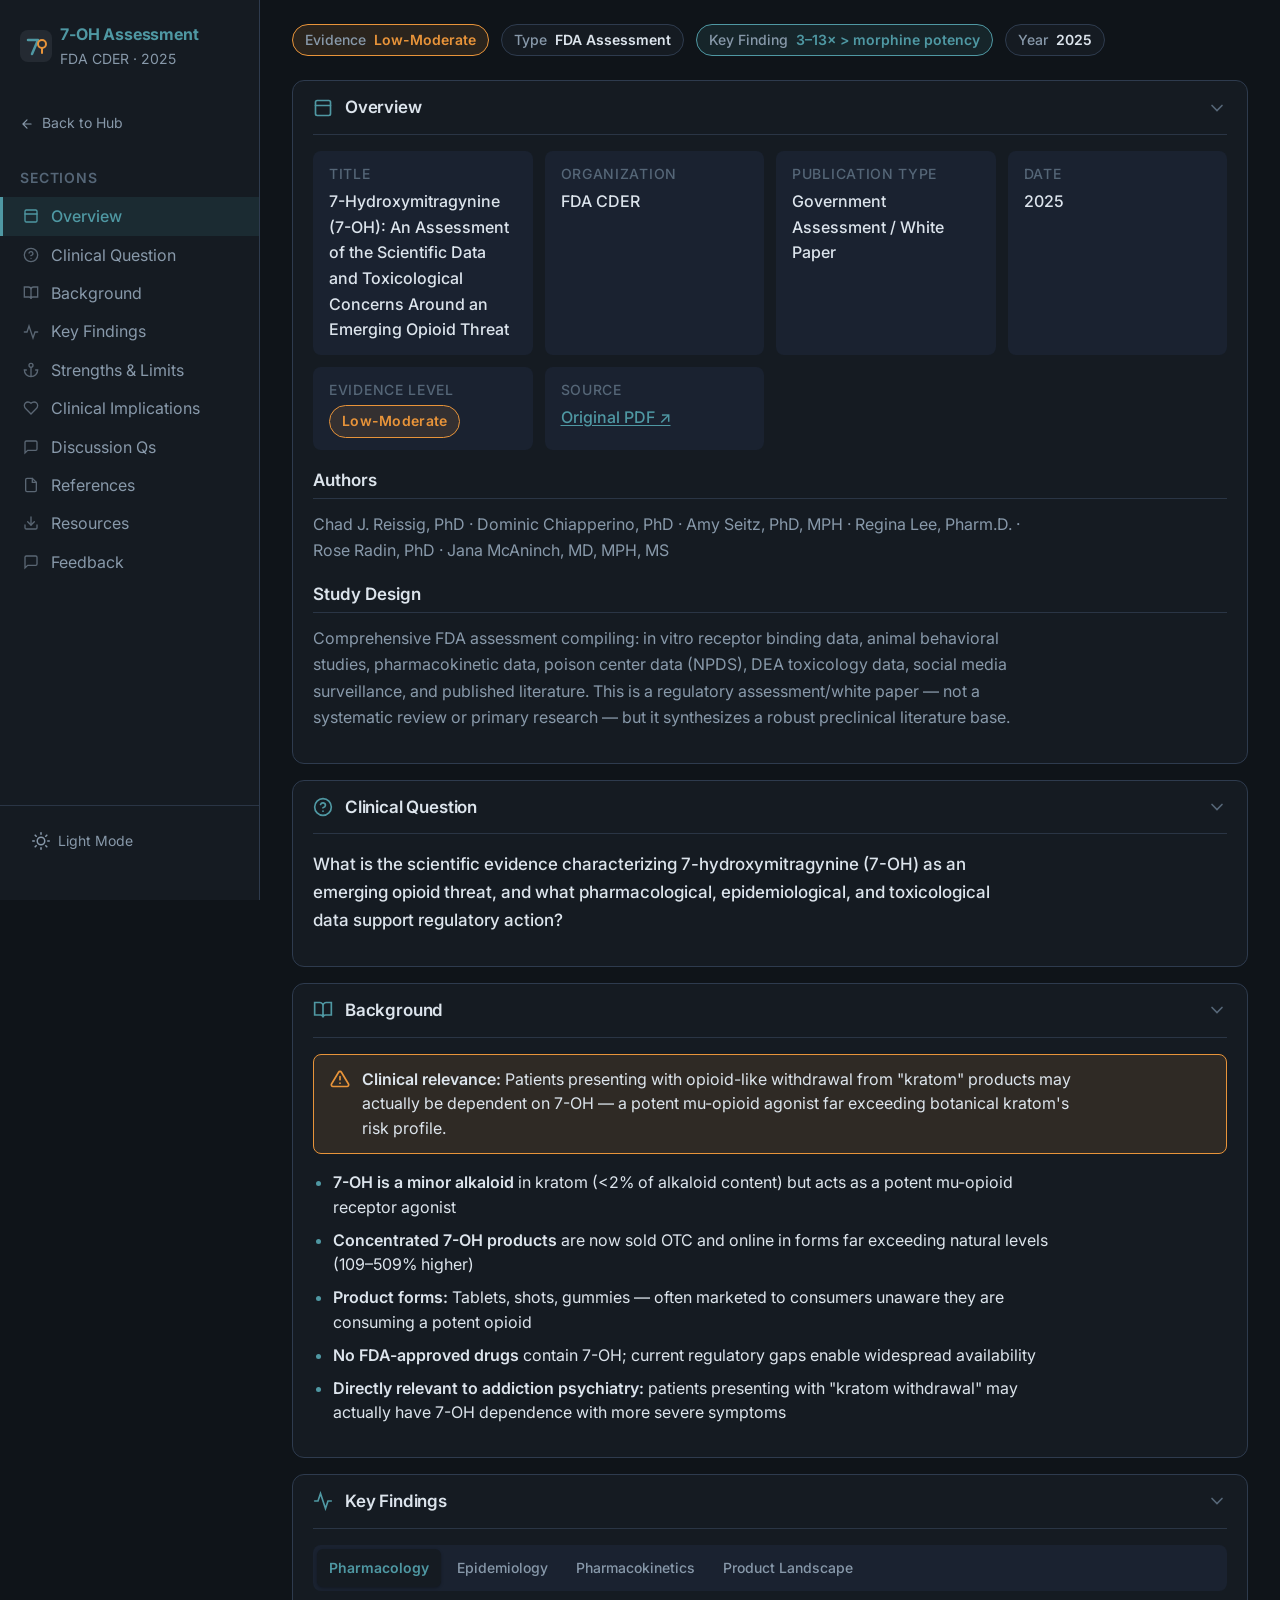
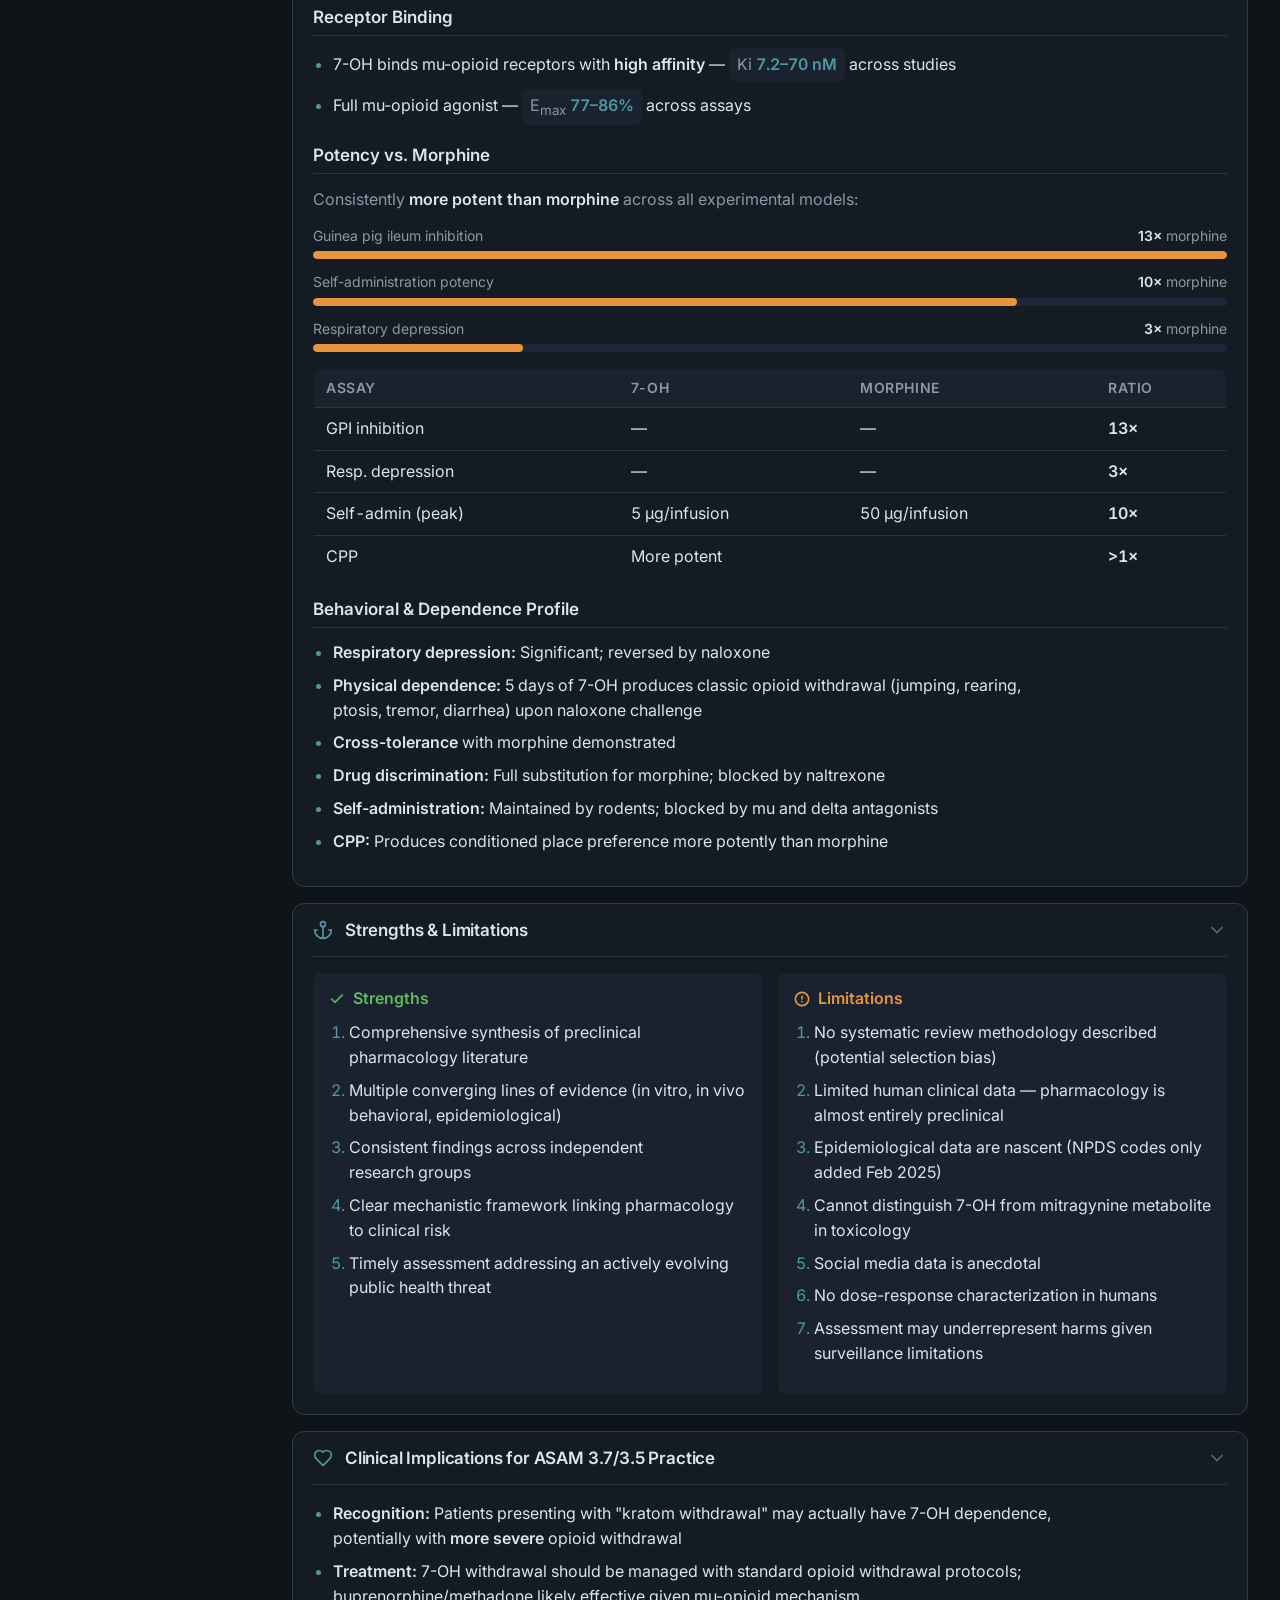
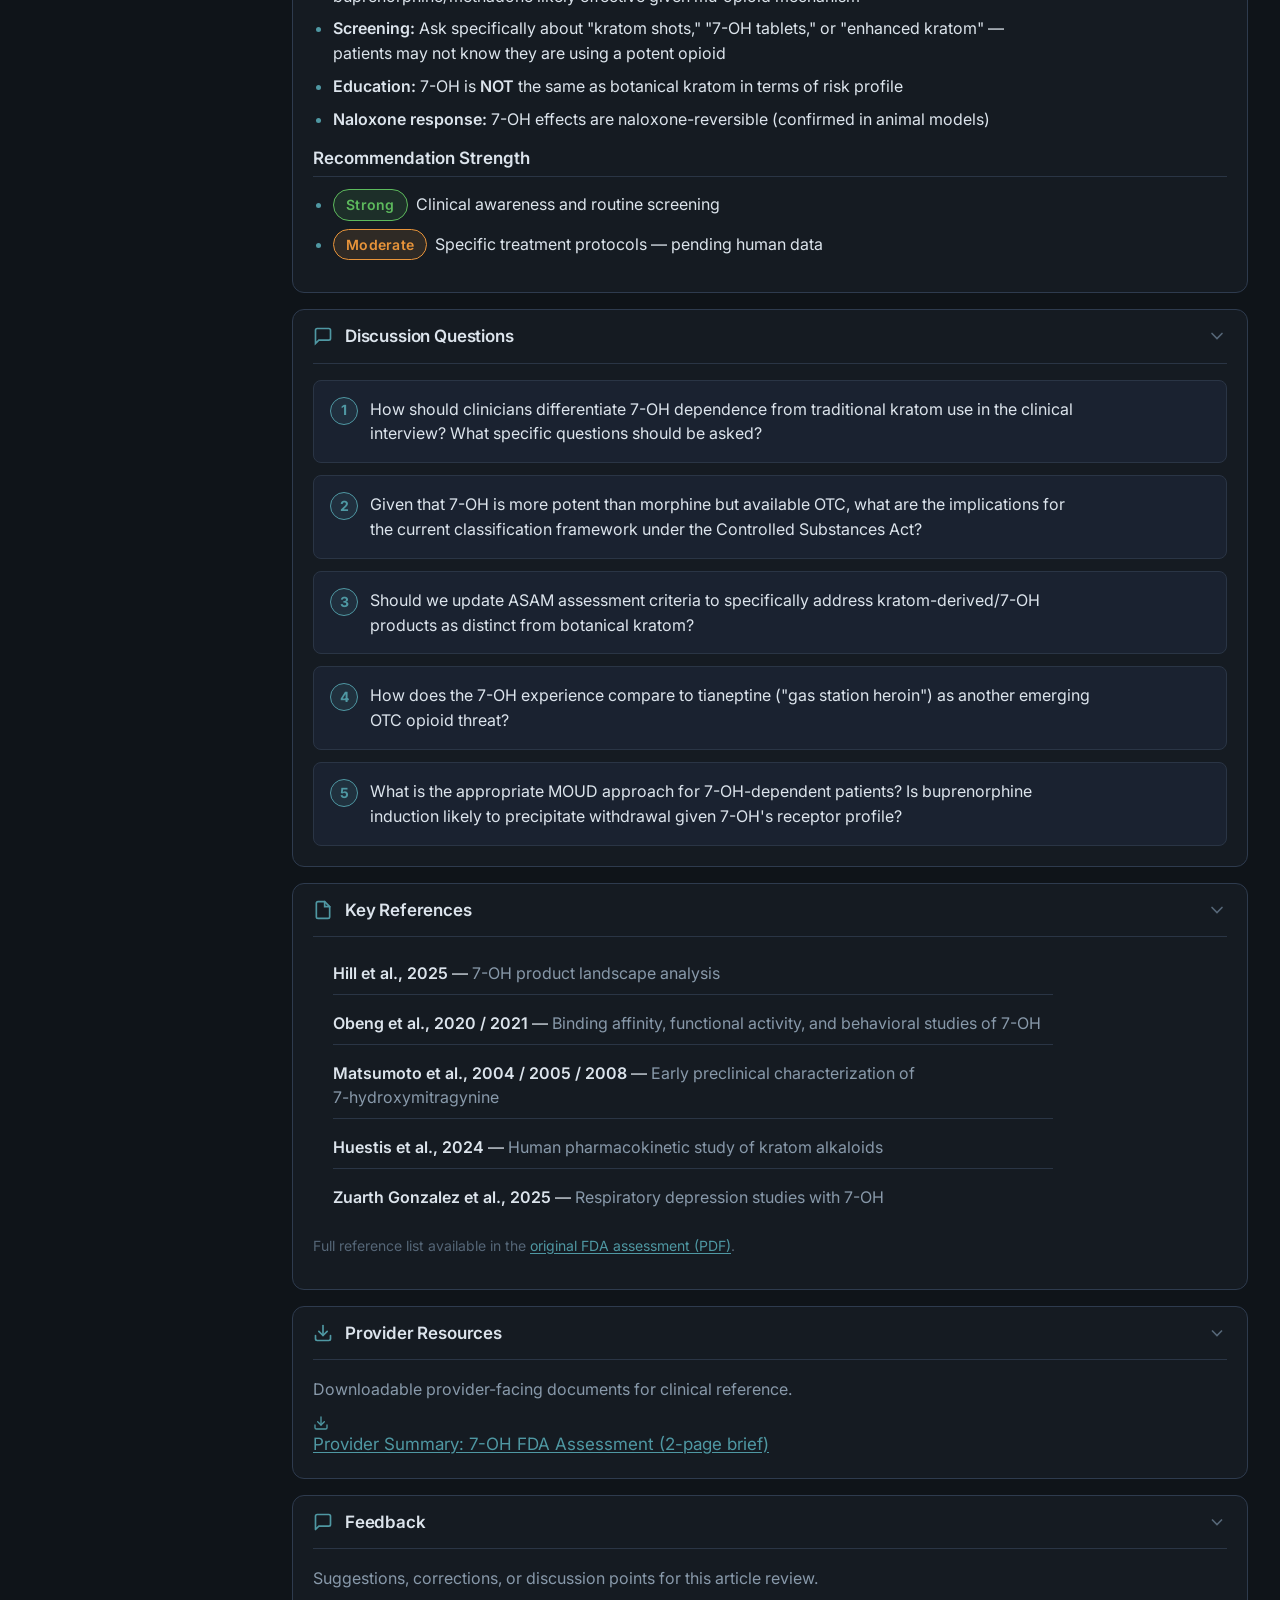
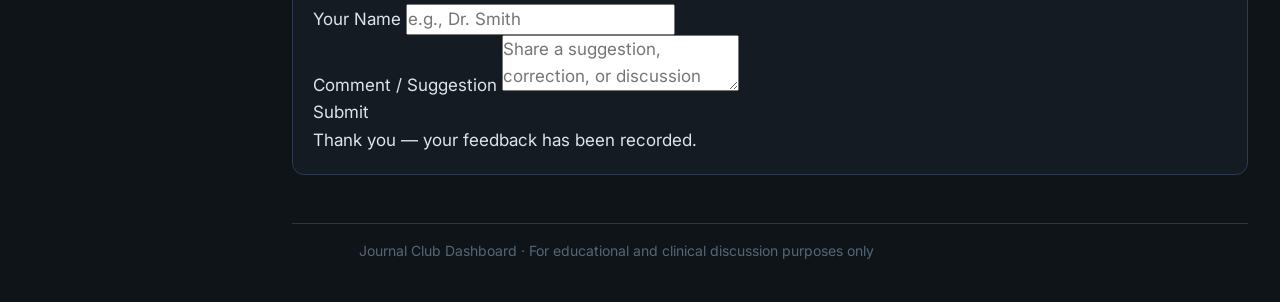
<file: articles/fda-7oh-2025/index.html>
<!DOCTYPE html>
<html lang="en">
<head>
<meta charset="UTF-8">
<meta name="viewport" content="width=device-width, initial-scale=1.0">
<title>7-OH Assessment — Journal Club</title>
<meta name="description" content="Journal club dashboard for FDA's 2025 assessment of 7-Hydroxymitragynine (7-OH) as an emerging opioid threat.">

<!-- Favicon (inline SVG data URI) -->
<link rel="icon" type="image/svg+xml" href="data:image/svg+xml,%3Csvg xmlns='http://www.w3.org/2000/svg' viewBox='0 0 32 32'%3E%3Crect width='32' height='32' rx='6' fill='%230f1419'/%3E%3Ctext x='16' y='22' font-family='sans-serif' font-size='18' font-weight='700' fill='%234F98A3' text-anchor='middle'%3E7%3C/text%3E%3C/svg%3E">

<!-- Inter Font -->
<link rel="preconnect" href="https://fonts.googleapis.com">
<link rel="preconnect" href="https://fonts.gstatic.com" crossorigin>
<link href="https://fonts.googleapis.com/css2?family=Inter:wght@400;500;600;700&display=swap" rel="stylesheet">

<link rel="stylesheet" href="style.css">
</head>
<body>

<!-- ============================================================
     MOBILE HEADER
     ============================================================ -->
<header class="mobile-header">
  <button id="hamburger" class="hamburger" aria-label="Open navigation" aria-expanded="false">
    <svg width="24" height="24" viewBox="0 0 24 24" fill="none" stroke="currentColor" stroke-width="2" stroke-linecap="round"><path d="M3 12h18M3 6h18M3 18h18"/></svg>
  </button>
  <span class="mobile-title">7-OH FDA Assessment</span>
</header>

<!-- Sidebar Overlay (mobile) -->
<div id="sidebar-overlay" class="sidebar-overlay"></div>

<div class="app-layout">

  <!-- ============================================================
       SIDEBAR
       ============================================================ -->
  <aside id="sidebar" class="sidebar" role="navigation" aria-label="Article navigation">
    <div class="sidebar-header">
      <div class="sidebar-logo">
        <!-- Inline SVG Logo: stylized "7-OH" molecule mark -->
        <svg width="32" height="32" viewBox="0 0 32 32" fill="none" xmlns="http://www.w3.org/2000/svg" aria-label="7-OH Journal Club">
          <rect width="32" height="32" rx="8" fill="currentColor" fill-opacity="0.08"/>
          <path d="M8 10h10l-6 14" stroke="var(--color-primary)" stroke-width="2.5" stroke-linecap="round" stroke-linejoin="round"/>
          <circle cx="22" cy="14" r="4" stroke="var(--color-warning)" stroke-width="2" fill="none"/>
          <line x1="22" y1="18" x2="22" y2="23" stroke="var(--color-warning)" stroke-width="2" stroke-linecap="round"/>
        </svg>
        <div>
          <div class="sidebar-title">7-OH Assessment</div>
          <div class="sidebar-subtitle">FDA CDER · 2025</div>
        </div>
      </div>
    </div>

    <a href="../.." class="sidebar-back">
      <svg width="14" height="14" viewBox="0 0 24 24" fill="none" stroke="currentColor" stroke-width="2" stroke-linecap="round" stroke-linejoin="round"><path d="M19 12H5M12 19l-7-7 7-7"/></svg>
      Back to Hub
    </a>

    <nav class="sidebar-nav">
      <div class="sidebar-nav-label">Sections</div>
      <a href="#overview">
        <svg class="nav-icon" viewBox="0 0 24 24" fill="none" stroke="currentColor" stroke-width="2" stroke-linecap="round"><rect x="3" y="3" width="18" height="18" rx="2"/><path d="M3 9h18"/></svg>
        Overview
      </a>
      <a href="#clinical-question">
        <svg class="nav-icon" viewBox="0 0 24 24" fill="none" stroke="currentColor" stroke-width="2" stroke-linecap="round"><circle cx="12" cy="12" r="10"/><path d="M9.09 9a3 3 0 0 1 5.83 1c0 2-3 3-3 3M12 17h.01"/></svg>
        Clinical Question
      </a>
      <a href="#background">
        <svg class="nav-icon" viewBox="0 0 24 24" fill="none" stroke="currentColor" stroke-width="2" stroke-linecap="round"><path d="M2 3h6a4 4 0 0 1 4 4v14a3 3 0 0 0-3-3H2zM22 3h-6a4 4 0 0 0-4 4v14a3 3 0 0 1 3-3h7z"/></svg>
        Background
      </a>
      <a href="#key-findings">
        <svg class="nav-icon" viewBox="0 0 24 24" fill="none" stroke="currentColor" stroke-width="2" stroke-linecap="round"><path d="M22 12h-4l-3 9L9 3l-3 9H2"/></svg>
        Key Findings
      </a>
      <a href="#strengths-limitations">
        <svg class="nav-icon" viewBox="0 0 24 24" fill="none" stroke="currentColor" stroke-width="2" stroke-linecap="round"><path d="M12 22V8M5 12H2a10 10 0 0 0 20 0h-3"/><circle cx="12" cy="5" r="3"/></svg>
        Strengths &amp; Limits
      </a>
      <a href="#clinical-implications">
        <svg class="nav-icon" viewBox="0 0 24 24" fill="none" stroke="currentColor" stroke-width="2" stroke-linecap="round"><path d="M19 14c1.49-1.46 3-3.21 3-5.5A5.5 5.5 0 0 0 16.5 3c-1.76 0-3 .5-4.5 2-1.5-1.5-2.74-2-4.5-2A5.5 5.5 0 0 0 2 8.5c0 2.3 1.5 4.05 3 5.5l7 7Z"/></svg>
        Clinical Implications
      </a>
      <a href="#discussion">
        <svg class="nav-icon" viewBox="0 0 24 24" fill="none" stroke="currentColor" stroke-width="2" stroke-linecap="round"><path d="M21 15a2 2 0 0 1-2 2H7l-4 4V5a2 2 0 0 1 2-2h14a2 2 0 0 1 2 2z"/></svg>
        Discussion Qs
      </a>
      <a href="#references">
        <svg class="nav-icon" viewBox="0 0 24 24" fill="none" stroke="currentColor" stroke-width="2" stroke-linecap="round"><path d="M14 2H6a2 2 0 0 0-2 2v16a2 2 0 0 0 2 2h12a2 2 0 0 0 2-2V8z"/><polyline points="14 2 14 8 20 8"/></svg>
        References
      </a>
      <a href="#resources">
        <svg class="nav-icon" viewBox="0 0 24 24" fill="none" stroke="currentColor" stroke-width="2" stroke-linecap="round"><path d="M21 15v4a2 2 0 0 1-2 2H5a2 2 0 0 1-2-2v-4"/><polyline points="7 10 12 15 17 10"/><line x1="12" y1="15" x2="12" y2="3"/></svg>
        Resources
      </a>
      <a href="#feedback">
        <svg class="nav-icon" viewBox="0 0 24 24" fill="none" stroke="currentColor" stroke-width="2" stroke-linecap="round"><path d="M21 15a2 2 0 0 1-2 2H7l-4 4V5a2 2 0 0 1 2-2h14a2 2 0 0 1 2 2z"/></svg>
        Feedback
      </a>
    </nav>

    <div class="sidebar-footer">
      <button id="theme-toggle" class="theme-toggle" aria-label="Toggle theme">
        <!-- JS fills this -->
      </button>
    </div>
  </aside>

  <!-- ============================================================
       MAIN CONTENT
       ============================================================ -->
  <main class="main-content">
    <div class="main-inner">

      <!-- Quick Stats Strip -->
      <div class="quick-stats">
        <span class="stat-pill stat-pill--warning">
          <span class="stat-label">Evidence</span>
          <span class="stat-value">Low-Moderate</span>
        </span>
        <span class="stat-pill">
          <span class="stat-label">Type</span>
          <span class="stat-value">FDA Assessment</span>
        </span>
        <span class="stat-pill stat-pill--primary">
          <span class="stat-label">Key Finding</span>
          <span class="stat-value">3–13× &gt; morphine potency</span>
        </span>
        <span class="stat-pill">
          <span class="stat-label">Year</span>
          <span class="stat-value">2025</span>
        </span>
      </div>

      <!-- ========== SECTION 1: OVERVIEW ========== -->
      <section id="overview" class="section-card">
        <div class="section-header" aria-expanded="true">
          <svg class="section-icon" viewBox="0 0 24 24" fill="none" stroke="currentColor" stroke-width="2" stroke-linecap="round"><rect x="3" y="3" width="18" height="18" rx="2"/><path d="M3 9h18"/></svg>
          <h2 class="section-title">Overview</h2>
          <svg class="section-chevron" viewBox="0 0 24 24" fill="none" stroke="currentColor" stroke-width="2" stroke-linecap="round"><polyline points="6 9 12 15 18 9"/></svg>
        </div>
        <div class="section-divider"></div>
        <div class="section-body content-block">
          <div class="meta-grid">
            <div class="meta-item">
              <div class="meta-label">Title</div>
              <div class="meta-value" style="font-size: var(--text-sm);">7-Hydroxymitragynine (7-OH): An Assessment of the Scientific Data and Toxicological Concerns Around an Emerging Opioid Threat</div>
            </div>
            <div class="meta-item">
              <div class="meta-label">Organization</div>
              <div class="meta-value">FDA CDER</div>
            </div>
            <div class="meta-item">
              <div class="meta-label">Publication Type</div>
              <div class="meta-value">Government Assessment / White Paper</div>
            </div>
            <div class="meta-item">
              <div class="meta-label">Date</div>
              <div class="meta-value">2025</div>
            </div>
            <div class="meta-item">
              <div class="meta-label">Evidence Level</div>
              <div class="meta-value"><span class="badge badge--warning">Low-Moderate</span></div>
            </div>
            <div class="meta-item">
              <div class="meta-label">Source</div>
              <div class="meta-value"><a href="https://www.fda.gov/media/186029/download" target="_blank" rel="noopener noreferrer">Original PDF ↗</a></div>
            </div>
          </div>
          <h3>Authors</h3>
          <p>Chad J. Reissig, PhD · Dominic Chiapperino, PhD · Amy Seitz, PhD, MPH · Regina Lee, Pharm.D. · Rose Radin, PhD · Jana McAninch, MD, MPH, MS</p>
          <h3>Study Design</h3>
          <p>Comprehensive FDA assessment compiling: in vitro receptor binding data, animal behavioral studies, pharmacokinetic data, poison center data (NPDS), DEA toxicology data, social media surveillance, and published literature. This is a regulatory assessment/white paper — not a systematic review or primary research — but it synthesizes a robust preclinical literature base.</p>
        </div>
      </section>

      <!-- ========== SECTION 2: CLINICAL QUESTION ========== -->
      <section id="clinical-question" class="section-card">
        <div class="section-header" aria-expanded="true">
          <svg class="section-icon" viewBox="0 0 24 24" fill="none" stroke="currentColor" stroke-width="2" stroke-linecap="round"><circle cx="12" cy="12" r="10"/><path d="M9.09 9a3 3 0 0 1 5.83 1c0 2-3 3-3 3M12 17h.01"/></svg>
          <h2 class="section-title">Clinical Question</h2>
          <svg class="section-chevron" viewBox="0 0 24 24" fill="none" stroke="currentColor" stroke-width="2" stroke-linecap="round"><polyline points="6 9 12 15 18 9"/></svg>
        </div>
        <div class="section-divider"></div>
        <div class="section-body content-block">
          <p style="font-size: var(--text-base); color: var(--color-text); font-weight: 500; max-width: 65ch;">
            What is the scientific evidence characterizing 7-hydroxymitragynine (7-OH) as an emerging opioid threat, and what pharmacological, epidemiological, and toxicological data support regulatory action?
          </p>
        </div>
      </section>

      <!-- ========== SECTION 3: BACKGROUND ========== -->
      <section id="background" class="section-card">
        <div class="section-header" aria-expanded="true">
          <svg class="section-icon" viewBox="0 0 24 24" fill="none" stroke="currentColor" stroke-width="2" stroke-linecap="round"><path d="M2 3h6a4 4 0 0 1 4 4v14a3 3 0 0 0-3-3H2zM22 3h-6a4 4 0 0 0-4 4v14a3 3 0 0 1 3-3h7z"/></svg>
          <h2 class="section-title">Background</h2>
          <svg class="section-chevron" viewBox="0 0 24 24" fill="none" stroke="currentColor" stroke-width="2" stroke-linecap="round"><polyline points="6 9 12 15 18 9"/></svg>
        </div>
        <div class="section-divider"></div>
        <div class="section-body content-block">
          <div class="clinical-alert">
            <svg width="20" height="20" viewBox="0 0 24 24" fill="none" stroke="currentColor" stroke-width="2" stroke-linecap="round"><path d="M10.29 3.86 1.82 18a2 2 0 0 0 1.71 3h16.94a2 2 0 0 0 1.71-3L13.71 3.86a2 2 0 0 0-3.42 0zM12 9v4M12 17h.01"/></svg>
            <p><strong>Clinical relevance:</strong> Patients presenting with opioid-like withdrawal from "kratom" products may actually be dependent on 7-OH — a potent mu-opioid agonist far exceeding botanical kratom's risk profile.</p>
          </div>
          <ul>
            <li><strong>7-OH is a minor alkaloid</strong> in kratom (&lt;2% of alkaloid content) but acts as a potent mu-opioid receptor agonist</li>
            <li><strong>Concentrated 7-OH products</strong> are now sold OTC and online in forms far exceeding natural levels (109–509% higher)</li>
            <li><strong>Product forms:</strong> Tablets, shots, gummies — often marketed to consumers unaware they are consuming a potent opioid</li>
            <li><strong>No FDA-approved drugs</strong> contain 7-OH; current regulatory gaps enable widespread availability</li>
            <li><strong>Directly relevant to addiction psychiatry:</strong> patients presenting with "kratom withdrawal" may actually have 7-OH dependence with more severe symptoms</li>
          </ul>
        </div>
      </section>

      <!-- ========== SECTION 4: KEY FINDINGS ========== -->
      <section id="key-findings" class="section-card">
        <div class="section-header" aria-expanded="true">
          <svg class="section-icon" viewBox="0 0 24 24" fill="none" stroke="currentColor" stroke-width="2" stroke-linecap="round"><path d="M22 12h-4l-3 9L9 3l-3 9H2"/></svg>
          <h2 class="section-title">Key Findings</h2>
          <svg class="section-chevron" viewBox="0 0 24 24" fill="none" stroke="currentColor" stroke-width="2" stroke-linecap="round"><polyline points="6 9 12 15 18 9"/></svg>
        </div>
        <div class="section-divider"></div>
        <div class="section-body content-block">

          <!-- Sub-tabs -->
          <div class="subsection-tabs" role="tablist">
            <button class="subsection-tab active" data-tab="pharmacology" role="tab" aria-selected="true">Pharmacology</button>
            <button class="subsection-tab" data-tab="epidemiology" role="tab" aria-selected="false">Epidemiology</button>
            <button class="subsection-tab" data-tab="pharmacokinetics" role="tab" aria-selected="false">Pharmacokinetics</button>
            <button class="subsection-tab" data-tab="products" role="tab" aria-selected="false">Product Landscape</button>
          </div>

          <!-- PHARMACOLOGY Panel -->
          <div id="panel-pharmacology" class="subsection-panel active" role="tabpanel">
            <h3>Receptor Binding</h3>
            <ul>
              <li>7-OH binds mu-opioid receptors with <strong>high affinity</strong> — <span class="kv-highlight"><span class="kv-key">Ki</span> <span class="kv-val">7.2–70 nM</span></span> across studies</li>
              <li>Full mu-opioid agonist — <span class="kv-highlight"><span class="kv-key">E<sub>max</sub></span> <span class="kv-val">77–86%</span></span> across assays</li>
            </ul>

            <h3>Potency vs. Morphine</h3>
            <p>Consistently <strong>more potent than morphine</strong> across all experimental models:</p>

            <div class="potency-bar-wrap">
              <div class="potency-bar-label">
                <span>Guinea pig ileum inhibition</span>
                <span><strong>13×</strong> morphine</span>
              </div>
              <div class="potency-bar">
                <div class="potency-bar-fill potency-bar-fill--warning" style="width: 100%"></div>
              </div>
            </div>
            <div class="potency-bar-wrap">
              <div class="potency-bar-label">
                <span>Self-administration potency</span>
                <span><strong>10×</strong> morphine</span>
              </div>
              <div class="potency-bar">
                <div class="potency-bar-fill potency-bar-fill--warning" style="width: 77%"></div>
              </div>
            </div>
            <div class="potency-bar-wrap">
              <div class="potency-bar-label">
                <span>Respiratory depression</span>
                <span><strong>3×</strong> morphine</span>
              </div>
              <div class="potency-bar">
                <div class="potency-bar-fill potency-bar-fill--warning" style="width: 23%"></div>
              </div>
            </div>

            <table class="data-table" style="margin-top: var(--space-4);">
              <thead>
                <tr>
                  <th>Assay</th>
                  <th>7-OH</th>
                  <th>Morphine</th>
                  <th>Ratio</th>
                </tr>
              </thead>
              <tbody>
                <tr>
                  <td>GPI inhibition</td>
                  <td>—</td>
                  <td>—</td>
                  <td><strong>13×</strong></td>
                </tr>
                <tr>
                  <td>Resp. depression</td>
                  <td>—</td>
                  <td>—</td>
                  <td><strong>3×</strong></td>
                </tr>
                <tr>
                  <td>Self-admin (peak)</td>
                  <td>5 µg/infusion</td>
                  <td>50 µg/infusion</td>
                  <td><strong>10×</strong></td>
                </tr>
                <tr>
                  <td>CPP</td>
                  <td colspan="2">More potent</td>
                  <td><strong>&gt;1×</strong></td>
                </tr>
              </tbody>
            </table>

            <h3>Behavioral &amp; Dependence Profile</h3>
            <ul>
              <li><strong>Respiratory depression:</strong> Significant; reversed by naloxone</li>
              <li><strong>Physical dependence:</strong> 5 days of 7-OH produces classic opioid withdrawal (jumping, rearing, ptosis, tremor, diarrhea) upon naloxone challenge</li>
              <li><strong>Cross-tolerance</strong> with morphine demonstrated</li>
              <li><strong>Drug discrimination:</strong> Full substitution for morphine; blocked by naltrexone</li>
              <li><strong>Self-administration:</strong> Maintained by rodents; blocked by mu and delta antagonists</li>
              <li><strong>CPP:</strong> Produces conditioned place preference more potently than morphine</li>
            </ul>
          </div>

          <!-- EPIDEMIOLOGY Panel -->
          <div id="panel-epidemiology" class="subsection-panel" role="tabpanel">
            <h3>NPDS Poison Center Data (Feb–Apr 2025)</h3>
            <table class="data-table">
              <thead>
                <tr>
                  <th>Metric</th>
                  <th>Value</th>
                </tr>
              </thead>
              <tbody>
                <tr>
                  <td>Total exposure cases</td>
                  <td><strong>53</strong></td>
                </tr>
                <tr>
                  <td>Abuse cases</td>
                  <td><strong>24</strong></td>
                </tr>
                <tr>
                  <td>Withdrawal cases</td>
                  <td><strong>8</strong></td>
                </tr>
                <tr>
                  <td>Minor outcomes</td>
                  <td>6</td>
                </tr>
                <tr>
                  <td>Moderate outcomes</td>
                  <td>13</td>
                </tr>
                <tr>
                  <td>Major outcomes</td>
                  <td>3</td>
                </tr>
                <tr>
                  <td>Cases in &lt;18 years</td>
                  <td><strong>6</strong></td>
                </tr>
              </tbody>
            </table>

            <h3>DEA TOX Data (2019–2025)</h3>
            <ul>
              <li><strong>103 cases</strong> involving mitragynine/7-OH/pseudoindoxyl</li>
              <li><strong>3-fold increase</strong> in fatal cases from 2023–2025 vs 2019–2022</li>
            </ul>

            <h3>FAERS</h3>
            <ul>
              <li>13 adverse event reports including <strong>2 deaths</strong></li>
            </ul>

            <h3>Social Media Surveillance</h3>
            <ul>
              <li>Growing reports of euphoria, addiction, and withdrawal symptoms <strong>comparable to classical opioids</strong></li>
            </ul>
          </div>

          <!-- PHARMACOKINETICS Panel -->
          <div id="panel-pharmacokinetics" class="subsection-panel" role="tabpanel">
            <div class="clinical-alert">
              <svg width="20" height="20" viewBox="0 0 24 24" fill="none" stroke="currentColor" stroke-width="2" stroke-linecap="round"><path d="M12 22c5.5 0 10-4.5 10-10S17.5 2 12 2 2 6.5 2 12s4.5 10 10 10zM12 8v4M12 16h.01"/></svg>
              <p><strong>Note:</strong> Limited human PK data available — derived only from botanical kratom studies, not isolated 7-OH products.</p>
            </div>
            <table class="data-table">
              <thead>
                <tr>
                  <th>Parameter</th>
                  <th>Value</th>
                  <th>Notes</th>
                </tr>
              </thead>
              <tbody>
                <tr>
                  <td>C<sub>max</sub></td>
                  <td><strong>3.6–22.7 ng/mL</strong></td>
                  <td>From botanical kratom</td>
                </tr>
                <tr>
                  <td>T<sub>max</sub></td>
                  <td><strong>1–1.8 h</strong></td>
                  <td>—</td>
                </tr>
                <tr>
                  <td>Half-life</td>
                  <td><strong>1.7–5.67 h</strong></td>
                  <td>—</td>
                </tr>
                <tr>
                  <td>Metabolism</td>
                  <td>CYP3A4</td>
                  <td>Itraconazole ↓ C<sub>max</sub> 56%</td>
                </tr>
                <tr>
                  <td>Steady state</td>
                  <td><strong>~7 days</strong></td>
                  <td>With repeated dosing</td>
                </tr>
              </tbody>
            </table>
            <ul style="margin-top: var(--space-4);">
              <li><strong>CYP3A4 drug interactions:</strong> Metabolism is heavily CYP3A4-dependent — co-administration with CYP3A4 inhibitors (e.g., itraconazole, ritonavir, grapefruit) could significantly increase exposure</li>
              <li><strong>Clinical implication:</strong> Variable half-life (1.7–5.67 h) suggests unpredictable withdrawal onset timing</li>
            </ul>
          </div>

          <!-- PRODUCT LANDSCAPE Panel -->
          <div id="panel-products" class="subsection-panel" role="tabpanel">
            <h3>Natural vs. Enhanced Levels</h3>
            <table class="data-table">
              <thead>
                <tr>
                  <th>Source</th>
                  <th>7-OH Content</th>
                </tr>
              </thead>
              <tbody>
                <tr>
                  <td>Natural kratom</td>
                  <td>&lt;2% of alkaloids, <strong>&lt;0.05%</strong> by weight</td>
                </tr>
                <tr>
                  <td>Commercial "enhanced" products</td>
                  <td><strong>109–509%</strong> above expected natural levels</td>
                </tr>
                <tr>
                  <td>Pressed pills</td>
                  <td>Up to <strong>15 mg/pill</strong> of 7-OH</td>
                </tr>
              </tbody>
            </table>

            <h3>Product Forms</h3>
            <ul>
              <li><strong>82.2%</strong> of 7-OH products sold as chewable/sublingual tablets, shots, or gummies</li>
              <li>Mean cost: <span class="kv-highlight"><span class="kv-val">$3.97</span> <span class="kv-key">per recommended dose</span></span></li>
            </ul>

            <div class="clinical-alert" style="margin-top: var(--space-4);">
              <svg width="20" height="20" viewBox="0 0 24 24" fill="none" stroke="currentColor" stroke-width="2" stroke-linecap="round"><path d="M10.29 3.86 1.82 18a2 2 0 0 0 1.71 3h16.94a2 2 0 0 0 1.71-3L13.71 3.86a2 2 0 0 0-3.42 0zM12 9v4M12 17h.01"/></svg>
              <p>Products are widely available OTC at gas stations, smoke shops, and online retailers — often indistinguishable from standard kratom products without label scrutiny.</p>
            </div>
          </div>

        </div>
      </section>

      <!-- ========== SECTION 5: STRENGTHS & LIMITATIONS ========== -->
      <section id="strengths-limitations" class="section-card">
        <div class="section-header" aria-expanded="true">
          <svg class="section-icon" viewBox="0 0 24 24" fill="none" stroke="currentColor" stroke-width="2" stroke-linecap="round"><path d="M12 22V8M5 12H2a10 10 0 0 0 20 0h-3"/><circle cx="12" cy="5" r="3"/></svg>
          <h2 class="section-title">Strengths &amp; Limitations</h2>
          <svg class="section-chevron" viewBox="0 0 24 24" fill="none" stroke="currentColor" stroke-width="2" stroke-linecap="round"><polyline points="6 9 12 15 18 9"/></svg>
        </div>
        <div class="section-divider"></div>
        <div class="section-body content-block">
          <div class="two-col">
            <div class="two-col-panel two-col-panel--strength">
              <h4>
                <svg width="16" height="16" viewBox="0 0 24 24" fill="none" stroke="currentColor" stroke-width="2.5" stroke-linecap="round"><polyline points="20 6 9 17 4 12"/></svg>
                Strengths
              </h4>
              <ol>
                <li>Comprehensive synthesis of preclinical pharmacology literature</li>
                <li>Multiple converging lines of evidence (in vitro, in vivo behavioral, epidemiological)</li>
                <li>Consistent findings across independent research groups</li>
                <li>Clear mechanistic framework linking pharmacology to clinical risk</li>
                <li>Timely assessment addressing an actively evolving public health threat</li>
              </ol>
            </div>
            <div class="two-col-panel two-col-panel--limitation">
              <h4>
                <svg width="16" height="16" viewBox="0 0 24 24" fill="none" stroke="currentColor" stroke-width="2.5" stroke-linecap="round"><circle cx="12" cy="12" r="10"/><path d="M12 8v4M12 16h.01"/></svg>
                Limitations
              </h4>
              <ol>
                <li>No systematic review methodology described (potential selection bias)</li>
                <li>Limited human clinical data — pharmacology is almost entirely preclinical</li>
                <li>Epidemiological data are nascent (NPDS codes only added Feb 2025)</li>
                <li>Cannot distinguish 7-OH from mitragynine metabolite in toxicology</li>
                <li>Social media data is anecdotal</li>
                <li>No dose-response characterization in humans</li>
                <li>Assessment may underrepresent harms given surveillance limitations</li>
              </ol>
            </div>
          </div>
        </div>
      </section>

      <!-- ========== SECTION 6: CLINICAL IMPLICATIONS ========== -->
      <section id="clinical-implications" class="section-card">
        <div class="section-header" aria-expanded="true">
          <svg class="section-icon" viewBox="0 0 24 24" fill="none" stroke="currentColor" stroke-width="2" stroke-linecap="round"><path d="M19 14c1.49-1.46 3-3.21 3-5.5A5.5 5.5 0 0 0 16.5 3c-1.76 0-3 .5-4.5 2-1.5-1.5-2.74-2-4.5-2A5.5 5.5 0 0 0 2 8.5c0 2.3 1.5 4.05 3 5.5l7 7Z"/></svg>
          <h2 class="section-title">Clinical Implications for ASAM 3.7/3.5 Practice</h2>
          <svg class="section-chevron" viewBox="0 0 24 24" fill="none" stroke="currentColor" stroke-width="2" stroke-linecap="round"><polyline points="6 9 12 15 18 9"/></svg>
        </div>
        <div class="section-divider"></div>
        <div class="section-body content-block">
          <ul>
            <li>
              <strong>Recognition:</strong> Patients presenting with "kratom withdrawal" may actually have 7-OH dependence, potentially with <strong>more severe</strong> opioid withdrawal
            </li>
            <li>
              <strong>Treatment:</strong> 7-OH withdrawal should be managed with standard opioid withdrawal protocols; buprenorphine/methadone likely effective given mu-opioid mechanism
            </li>
            <li>
              <strong>Screening:</strong> Ask specifically about "kratom shots," "7-OH tablets," or "enhanced kratom" — patients may not know they are using a potent opioid
            </li>
            <li>
              <strong>Education:</strong> 7-OH is <strong>NOT</strong> the same as botanical kratom in terms of risk profile
            </li>
            <li>
              <strong>Naloxone response:</strong> 7-OH effects are naloxone-reversible (confirmed in animal models)
            </li>
          </ul>

          <div style="margin-top: var(--space-4);">
            <h3>Recommendation Strength</h3>
            <ul>
              <li><span class="badge badge--success">Strong</span> &nbsp;Clinical awareness and routine screening</li>
              <li><span class="badge badge--warning">Moderate</span> &nbsp;Specific treatment protocols — pending human data</li>
            </ul>
          </div>
        </div>
      </section>

      <!-- ========== SECTION 7: DISCUSSION QUESTIONS ========== -->
      <section id="discussion" class="section-card">
        <div class="section-header" aria-expanded="true">
          <svg class="section-icon" viewBox="0 0 24 24" fill="none" stroke="currentColor" stroke-width="2" stroke-linecap="round"><path d="M21 15a2 2 0 0 1-2 2H7l-4 4V5a2 2 0 0 1 2-2h14a2 2 0 0 1 2 2z"/></svg>
          <h2 class="section-title">Discussion Questions</h2>
          <svg class="section-chevron" viewBox="0 0 24 24" fill="none" stroke="currentColor" stroke-width="2" stroke-linecap="round"><polyline points="6 9 12 15 18 9"/></svg>
        </div>
        <div class="section-divider"></div>
        <div class="section-body content-block">
          <div class="discussion-cards">
            <div class="discussion-card">
              <span class="discussion-num">1</span>
              <p>How should clinicians differentiate 7-OH dependence from traditional kratom use in the clinical interview? What specific questions should be asked?</p>
            </div>
            <div class="discussion-card">
              <span class="discussion-num">2</span>
              <p>Given that 7-OH is more potent than morphine but available OTC, what are the implications for the current classification framework under the Controlled Substances Act?</p>
            </div>
            <div class="discussion-card">
              <span class="discussion-num">3</span>
              <p>Should we update ASAM assessment criteria to specifically address kratom-derived/7-OH products as distinct from botanical kratom?</p>
            </div>
            <div class="discussion-card">
              <span class="discussion-num">4</span>
              <p>How does the 7-OH experience compare to tianeptine ("gas station heroin") as another emerging OTC opioid threat?</p>
            </div>
            <div class="discussion-card">
              <span class="discussion-num">5</span>
              <p>What is the appropriate MOUD approach for 7-OH-dependent patients? Is buprenorphine induction likely to precipitate withdrawal given 7-OH's receptor profile?</p>
            </div>
          </div>
        </div>
      </section>

      <!-- ========== SECTION 8: REFERENCES ========== -->
      <section id="references" class="section-card">
        <div class="section-header" aria-expanded="true">
          <svg class="section-icon" viewBox="0 0 24 24" fill="none" stroke="currentColor" stroke-width="2" stroke-linecap="round"><path d="M14 2H6a2 2 0 0 0-2 2v16a2 2 0 0 0 2 2h12a2 2 0 0 0 2-2V8z"/><polyline points="14 2 14 8 20 8"/></svg>
          <h2 class="section-title">Key References</h2>
          <svg class="section-chevron" viewBox="0 0 24 24" fill="none" stroke="currentColor" stroke-width="2" stroke-linecap="round"><polyline points="6 9 12 15 18 9"/></svg>
        </div>
        <div class="section-divider"></div>
        <div class="section-body content-block">
          <ul class="ref-list">
            <li>
              <strong>Hill et al., 2025</strong> — <span class="ref-authors">7-OH product landscape analysis</span>
            </li>
            <li>
              <strong>Obeng et al., 2020 / 2021</strong> — <span class="ref-authors">Binding affinity, functional activity, and behavioral studies of 7-OH</span>
            </li>
            <li>
              <strong>Matsumoto et al., 2004 / 2005 / 2008</strong> — <span class="ref-authors">Early preclinical characterization of 7-hydroxymitragynine</span>
            </li>
            <li>
              <strong>Huestis et al., 2024</strong> — <span class="ref-authors">Human pharmacokinetic study of kratom alkaloids</span>
            </li>
            <li>
              <strong>Zuarth Gonzalez et al., 2025</strong> — <span class="ref-authors">Respiratory depression studies with 7-OH</span>
            </li>
          </ul>
          <p style="margin-top: var(--space-4); font-size: var(--text-xs); color: var(--color-text-faint);">
            Full reference list available in the <a href="https://www.fda.gov/media/186029/download" target="_blank" rel="noopener noreferrer">original FDA assessment (PDF)</a>.
          </p>
        </div>
      </section>

      <!-- PROVIDER RESOURCES -->
      <section class="section-card" id="resources">
        <div class="section-header">
          <svg class="section-icon" viewBox="0 0 24 24" fill="none" stroke="currentColor" stroke-width="2" stroke-linecap="round" stroke-linejoin="round"><path d="M21 15v4a2 2 0 0 1-2 2H5a2 2 0 0 1-2-2v-4"/><polyline points="7 10 12 15 17 10"/><line x1="12" y1="15" x2="12" y2="3"/></svg>
          <h2 class="section-title">Provider Resources</h2>
          <svg class="section-chevron" viewBox="0 0 24 24" fill="none" stroke="currentColor" stroke-width="2"><polyline points="6 9 12 15 18 9"/></svg>
        </div>
        <div class="section-divider"></div>
        <div class="section-body content-block">
          <p>Downloadable provider-facing documents for clinical reference.</p>
          <a href="fda-7oh-provider-summary.pdf" class="download-link" download>
            <svg width="16" height="16" viewBox="0 0 24 24" fill="none" stroke="currentColor" stroke-width="2" stroke-linecap="round" stroke-linejoin="round"><path d="M21 15v4a2 2 0 0 1-2 2H5a2 2 0 0 1-2-2v-4"/><polyline points="7 10 12 15 17 10"/><line x1="12" y1="15" x2="12" y2="3"/></svg>
            Provider Summary: 7-OH FDA Assessment (2-page brief)
          </a>
        </div>
      </section>

      <!-- FEEDBACK -->
      <section class="section-card" id="feedback">
        <div class="section-header">
          <svg class="section-icon" viewBox="0 0 24 24" fill="none" stroke="currentColor" stroke-width="2" stroke-linecap="round" stroke-linejoin="round"><path d="M21 15a2 2 0 0 1-2 2H7l-4 4V5a2 2 0 0 1 2-2h14a2 2 0 0 1 2 2z"/></svg>
          <h2 class="section-title">Feedback</h2>
          <svg class="section-chevron" viewBox="0 0 24 24" fill="none" stroke="currentColor" stroke-width="2"><polyline points="6 9 12 15 18 9"/></svg>
        </div>
        <div class="section-divider"></div>
        <div class="section-body content-block">
          <p>Suggestions, corrections, or discussion points for this article review.</p>
          <form class="feedback-form" id="feedbackForm" onsubmit="submitFeedback(event)">
            <div class="feedback-field">
              <label for="feedbackName">Your Name</label>
              <input type="text" id="feedbackName" name="name" placeholder="e.g., Dr. Smith" required>
            </div>
            <div class="feedback-field">
              <label for="feedbackComment">Comment / Suggestion</label>
              <textarea id="feedbackComment" name="comment" placeholder="Share a suggestion, correction, or discussion point…" required></textarea>
            </div>
            <button type="submit" class="feedback-submit">Submit</button>
          </form>
          <div class="feedback-success" id="feedbackSuccess" role="alert">Thank you — your feedback has been recorded.</div>
        </div>
      </section>

      <!-- FOOTER -->
      <footer class="site-footer">
        <p>
          Journal Club Dashboard · For educational and clinical discussion purposes only
        </p>
      </footer>

    </div>
  </main>

</div>

<script src="script.js"></script>
<script src="../../feedback-submit.js"></script>
</body>
</html>
</file>
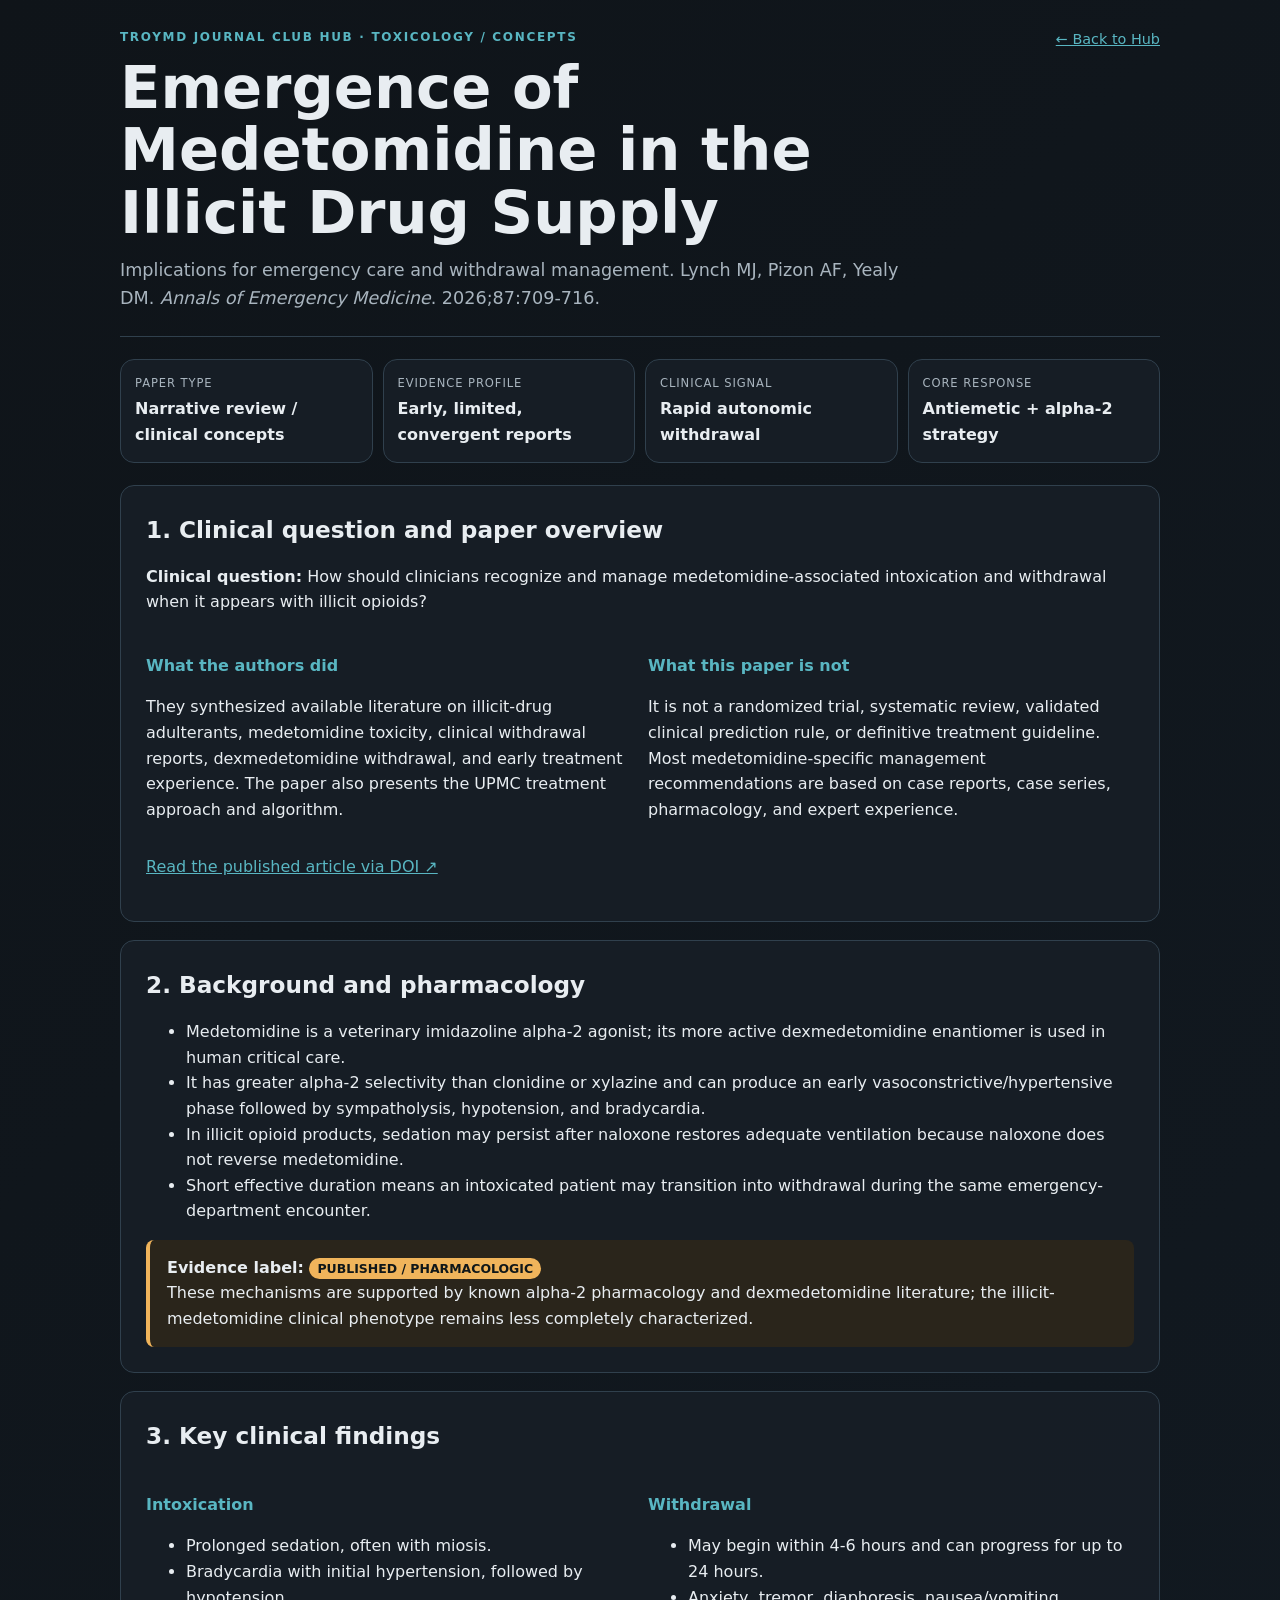
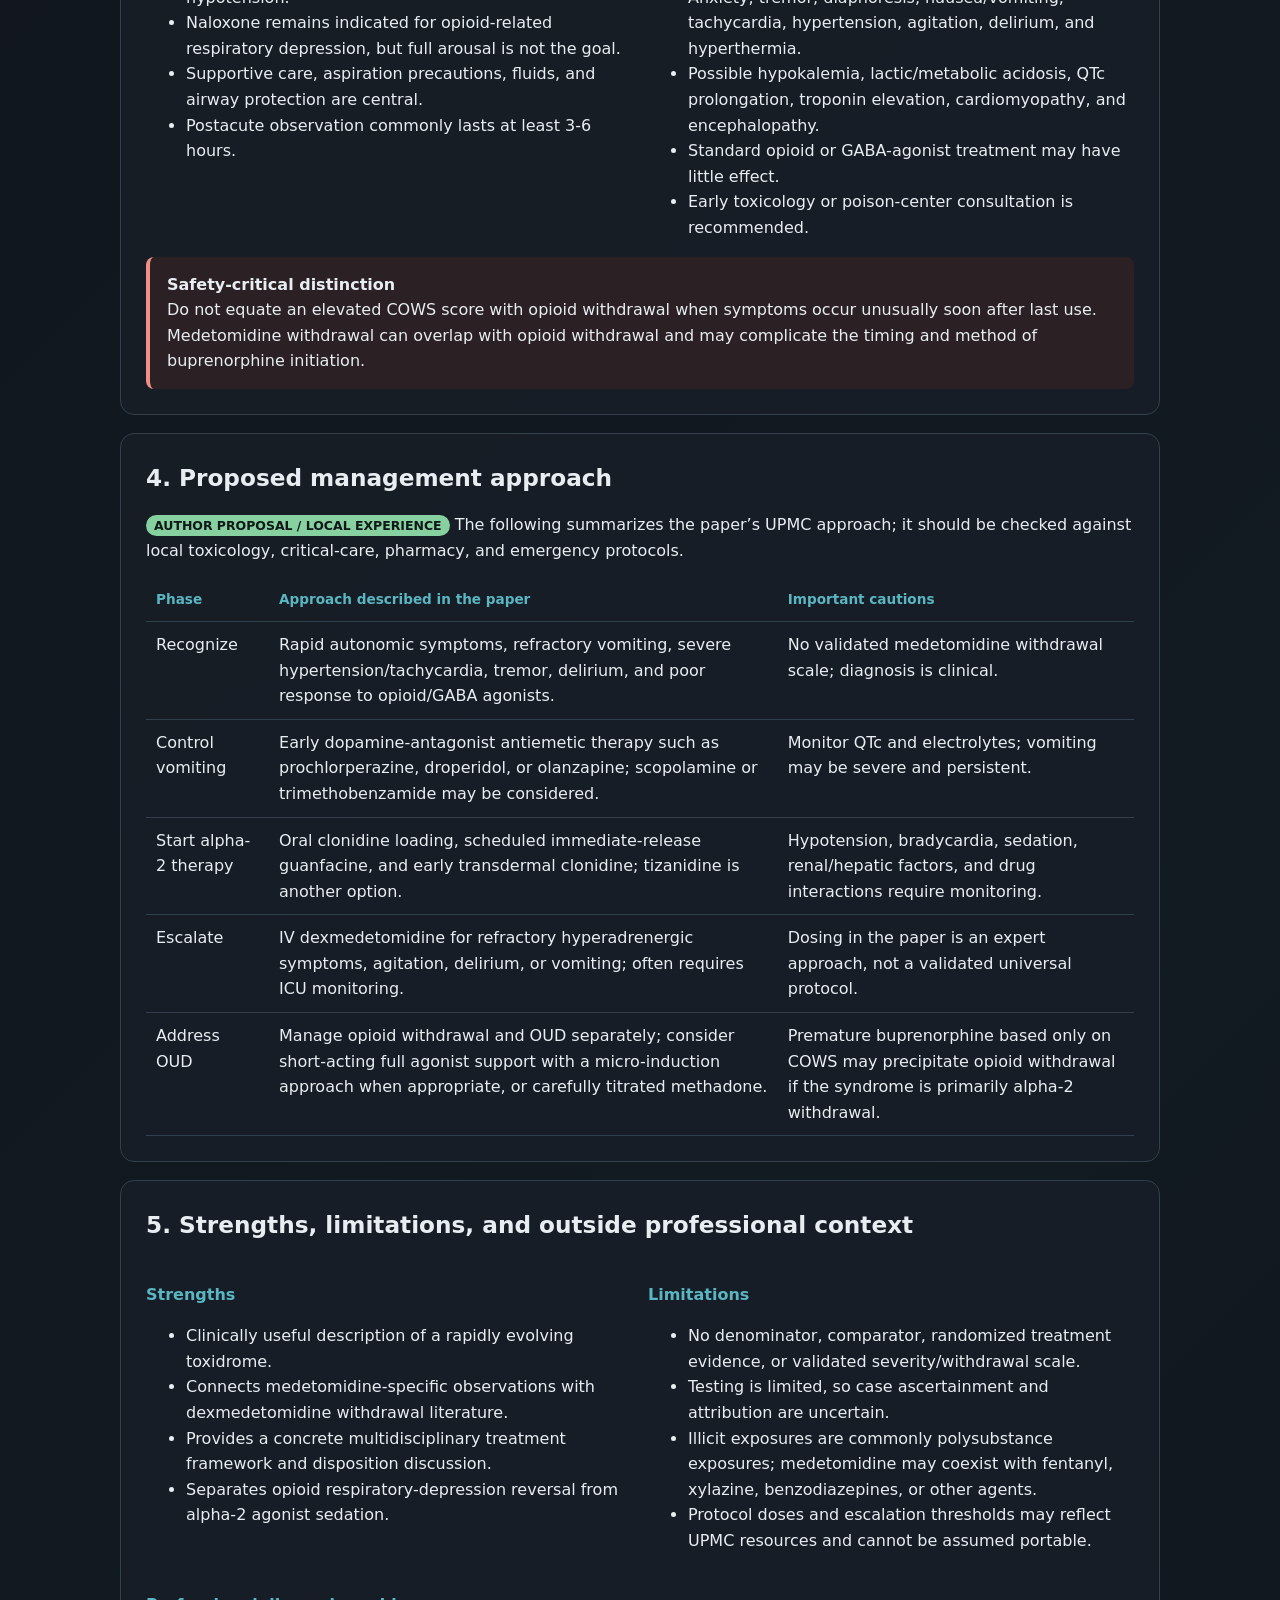
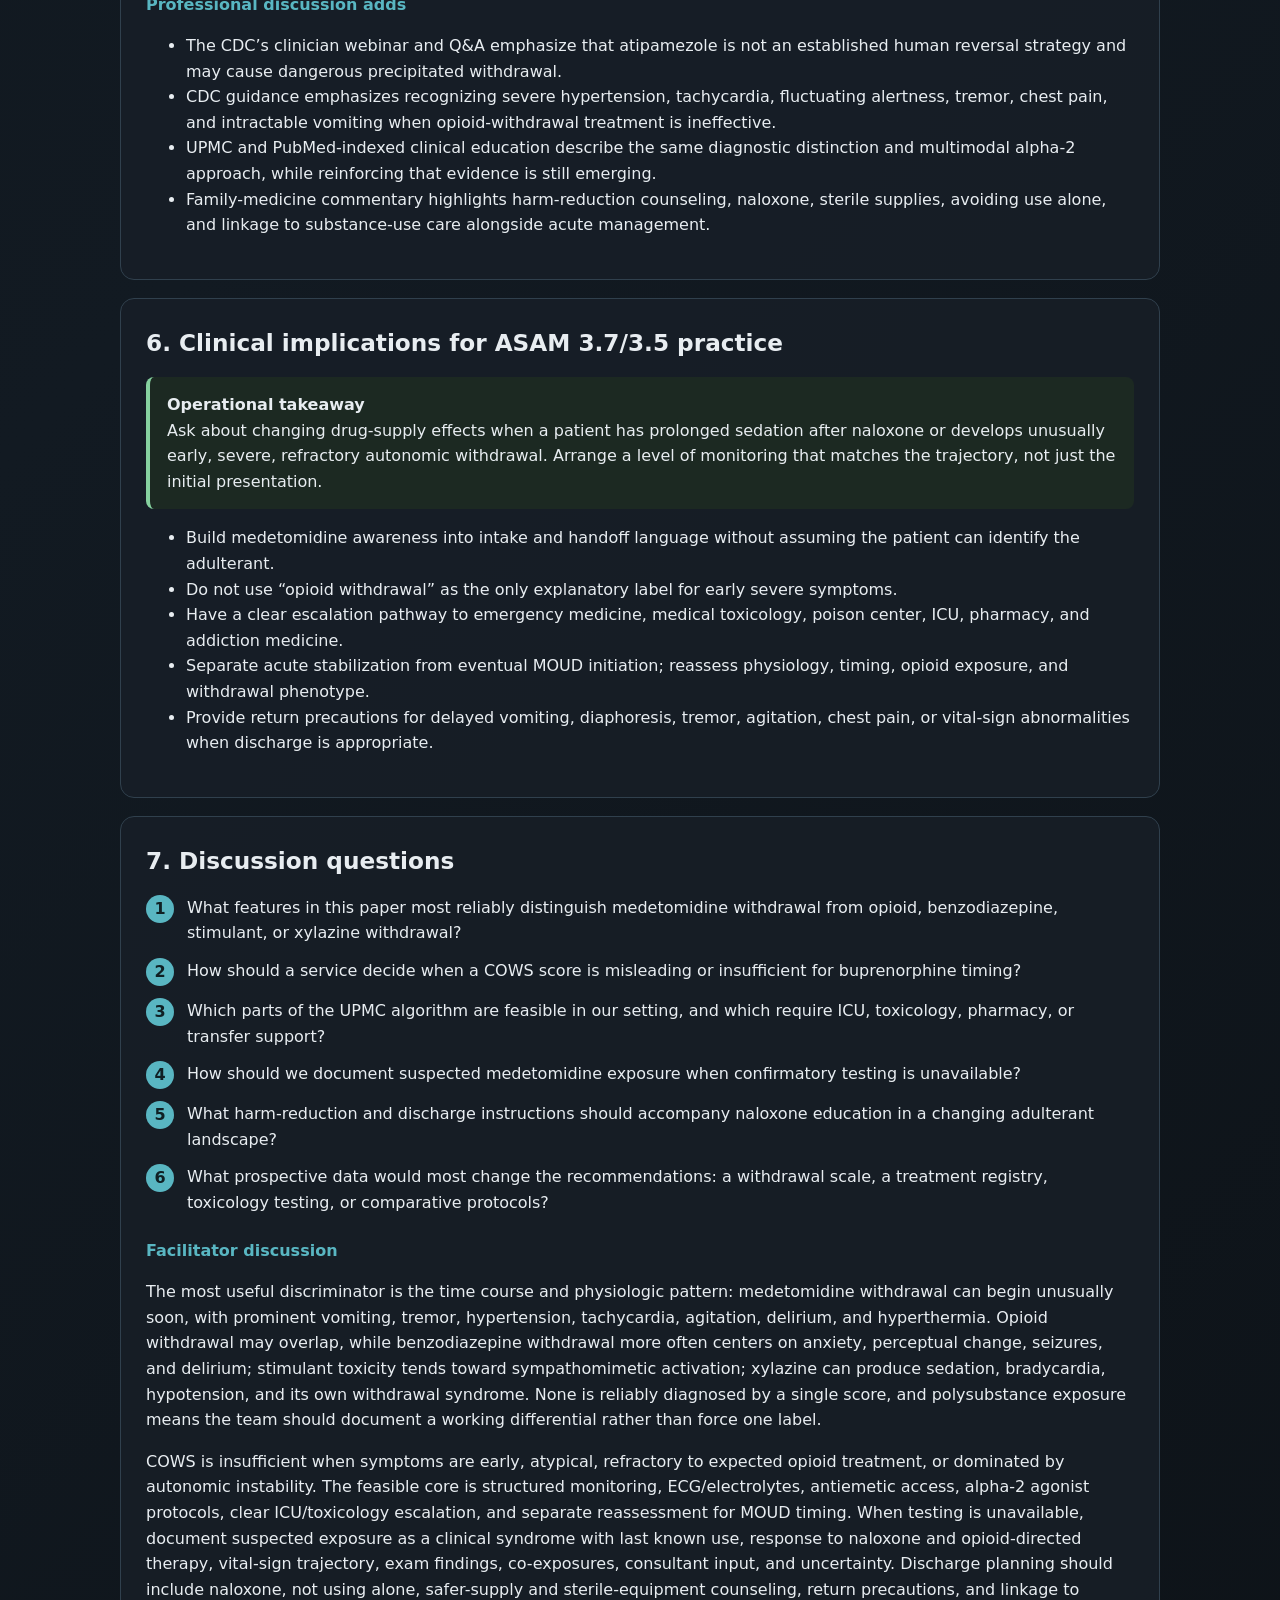
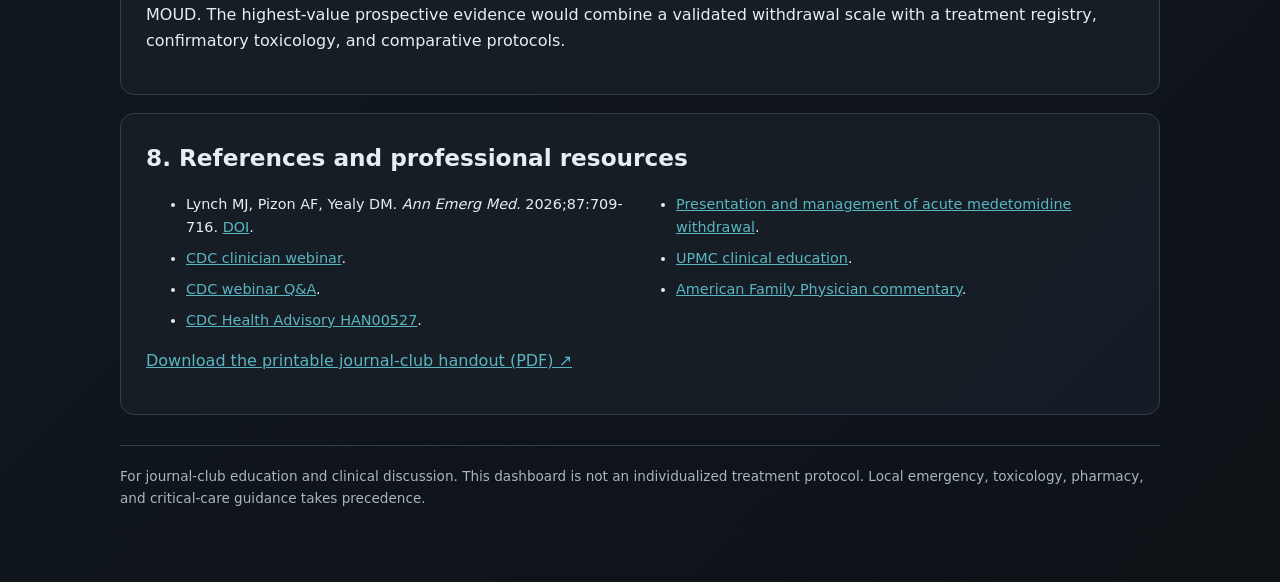
<file: articles/medetomidine-2026/index.html>
<!DOCTYPE html>
<html lang="en">
<head>
<meta charset="UTF-8">
<meta name="viewport" content="width=device-width, initial-scale=1.0">
<title>Medetomidine in the Illicit Drug Supply - Journal Club</title>
<meta name="description" content="Journal club dashboard for the 2026 Annals of Emergency Medicine review of medetomidine toxicity and withdrawal management.">
<style>
:root{--bg:#0f1419;--panel:#171e26;--panel2:#202a34;--text:#e8edf1;--muted:#a9b5bf;--accent:#59b6c2;--warn:#f0b45b;--danger:#ef8f87;--good:#86d19f;--line:#30404d;--max:1080px}*{box-sizing:border-box}body{margin:0;background:linear-gradient(135deg,#0f1419,#121a22 55%,#0d1217);color:var(--text);font:16px/1.6 Inter,system-ui,-apple-system,Segoe UI,sans-serif}a{color:var(--accent)}.wrap{max-width:var(--max);margin:auto;padding:28px 20px 72px}.top{display:flex;justify-content:space-between;gap:20px;align-items:flex-start;border-bottom:1px solid var(--line);padding-bottom:24px;margin-bottom:22px}.eyebrow{color:var(--accent);font-size:.75rem;font-weight:800;letter-spacing:.14em;text-transform:uppercase}.back{white-space:nowrap;font-size:.9rem}.title{font-size:clamp(2rem,5vw,3.7rem);line-height:1.05;margin:10px 0 12px;max-width:850px}.dek{color:var(--muted);font-size:1.1rem;max-width:800px;margin:0}.stats{display:grid;grid-template-columns:repeat(4,1fr);gap:10px;margin:22px 0}.stat,.card{background:rgba(23,30,38,.92);border:1px solid var(--line);border-radius:14px}.stat{padding:14px}.stat small{display:block;color:var(--muted);font-size:.72rem;text-transform:uppercase;letter-spacing:.08em}.stat strong{display:block;margin-top:4px}.card{padding:25px;margin:18px 0}.card h2{margin:0 0 16px;font-size:1.45rem}.card h3{color:var(--accent);font-size:1rem;margin:22px 0 8px}.grid{display:grid;grid-template-columns:repeat(2,1fr);gap:16px}.callout{border-left:4px solid var(--warn);background:#2a251b;padding:15px 17px;border-radius:8px}.callout.danger{border-left-color:var(--danger);background:#2b2023}.callout.good{border-left-color:var(--good);background:#1c2922}.table-wrap{overflow-x:auto}table{width:100%;border-collapse:collapse}th,td{text-align:left;padding:10px;border-bottom:1px solid var(--line);vertical-align:top}th{color:var(--accent);font-size:.85rem}.tag{display:inline-block;padding:4px 9px;border-radius:20px;background:#253844;color:#b9edf0;font-size:.78rem;margin:3px}.evidence{font-size:.78rem;font-weight:700;color:#101719;background:var(--warn);padding:3px 8px;border-radius:12px}.evidence.experience{background:#c6a7ee}.evidence.guidance{background:#86d19f}.evidence.inference{background:#ef8f87}.questions{counter-reset:q;list-style:none;padding:0}.questions li{counter-increment:q;display:flex;gap:13px;margin:12px 0}.questions li:before{content:counter(q);flex:0 0 28px;height:28px;border-radius:50%;background:var(--accent);color:#102024;font-weight:800;text-align:center;line-height:28px}.refs{columns:2;column-gap:32px;font-size:.9rem}.refs li{break-inside:avoid;margin-bottom:8px}.footer{color:var(--muted);font-size:.85rem;border-top:1px solid var(--line);padding-top:20px;margin-top:30px}@media(max-width:700px){.top{display:block}.back{display:inline-block;margin-top:15px}.stats,.grid{grid-template-columns:1fr 1fr}.refs{columns:1}}@media(max-width:440px){.stats{grid-template-columns:1fr}.card{padding:19px}}
</style>
</head>
<body>
<main class="wrap">
  <header class="top">
    <div>
      <div class="eyebrow">TroyMD Journal Club Hub · Toxicology / Concepts</div>
      <h1 class="title">Emergence of Medetomidine in the Illicit Drug Supply</h1>
      <p class="dek">Implications for emergency care and withdrawal management. Lynch MJ, Pizon AF, Yealy DM. <em>Annals of Emergency Medicine</em>. 2026;87:709-716.</p>
    </div>
    <a class="back" href="../..">← Back to Hub</a>
  </header>

  <section class="stats">
    <div class="stat"><small>Paper type</small><strong>Narrative review / clinical concepts</strong></div>
    <div class="stat"><small>Evidence profile</small><strong>Early, limited, convergent reports</strong></div>
    <div class="stat"><small>Clinical signal</small><strong>Rapid autonomic withdrawal</strong></div>
    <div class="stat"><small>Core response</small><strong>Antiemetic + alpha-2 strategy</strong></div>
  </section>

  <section class="card">
    <h2>1. Clinical question and paper overview</h2>
    <p><strong>Clinical question:</strong> How should clinicians recognize and manage medetomidine-associated intoxication and withdrawal when it appears with illicit opioids?</p>
    <div class="grid">
      <div><h3>What the authors did</h3><p>They synthesized available literature on illicit-drug adulterants, medetomidine toxicity, clinical withdrawal reports, dexmedetomidine withdrawal, and early treatment experience. The paper also presents the UPMC treatment approach and algorithm.</p></div>
      <div><h3>What this paper is not</h3><p>It is not a randomized trial, systematic review, validated clinical prediction rule, or definitive treatment guideline. Most medetomidine-specific management recommendations are based on case reports, case series, pharmacology, and expert experience.</p></div>
    </div>
    <p><a href="https://doi.org/10.1016/j.annemergmed.2025.12.004" target="_blank" rel="noopener">Read the published article via DOI ↗</a></p>
  </section>

  <section class="card">
    <h2>2. Background and pharmacology</h2>
    <ul>
      <li>Medetomidine is a veterinary imidazoline alpha-2 agonist; its more active dexmedetomidine enantiomer is used in human critical care.</li>
      <li>It has greater alpha-2 selectivity than clonidine or xylazine and can produce an early vasoconstrictive/hypertensive phase followed by sympatholysis, hypotension, and bradycardia.</li>
      <li>In illicit opioid products, sedation may persist after naloxone restores adequate ventilation because naloxone does not reverse medetomidine.</li>
      <li>Short effective duration means an intoxicated patient may transition into withdrawal during the same emergency-department encounter.</li>
    </ul>
    <div class="callout"><strong>Evidence label: <span class="evidence">PUBLISHED / PHARMACOLOGIC</span></strong><br>These mechanisms are supported by known alpha-2 pharmacology and dexmedetomidine literature; the illicit-medetomidine clinical phenotype remains less completely characterized.</div>
  </section>

  <section class="card">
    <h2>3. Key clinical findings</h2>
    <div class="grid">
      <div><h3>Intoxication</h3><ul><li>Prolonged sedation, often with miosis.</li><li>Bradycardia with initial hypertension, followed by hypotension.</li><li>Naloxone remains indicated for opioid-related respiratory depression, but full arousal is not the goal.</li><li>Supportive care, aspiration precautions, fluids, and airway protection are central.</li><li>Postacute observation commonly lasts at least 3-6 hours.</li></ul></div>
      <div><h3>Withdrawal</h3><ul><li>May begin within 4-6 hours and can progress for up to 24 hours.</li><li>Anxiety, tremor, diaphoresis, nausea/vomiting, tachycardia, hypertension, agitation, delirium, and hyperthermia.</li><li>Possible hypokalemia, lactic/metabolic acidosis, QTc prolongation, troponin elevation, cardiomyopathy, and encephalopathy.</li><li>Standard opioid or GABA-agonist treatment may have little effect.</li><li>Early toxicology or poison-center consultation is recommended.</li></ul></div>
    </div>
    <div class="callout danger"><strong>Safety-critical distinction</strong><br>Do not equate an elevated COWS score with opioid withdrawal when symptoms occur unusually soon after last use. Medetomidine withdrawal can overlap with opioid withdrawal and may complicate the timing and method of buprenorphine initiation.</div>
  </section>

  <section class="card">
    <h2>4. Proposed management approach</h2>
    <p><span class="evidence guidance">AUTHOR PROPOSAL / LOCAL EXPERIENCE</span> The following summarizes the paper’s UPMC approach; it should be checked against local toxicology, critical-care, pharmacy, and emergency protocols.</p>
    <div class="table-wrap"><table><thead><tr><th>Phase</th><th>Approach described in the paper</th><th>Important cautions</th></tr></thead><tbody>
      <tr><td>Recognize</td><td>Rapid autonomic symptoms, refractory vomiting, severe hypertension/tachycardia, tremor, delirium, and poor response to opioid/GABA agonists.</td><td>No validated medetomidine withdrawal scale; diagnosis is clinical.</td></tr>
      <tr><td>Control vomiting</td><td>Early dopamine-antagonist antiemetic therapy such as prochlorperazine, droperidol, or olanzapine; scopolamine or trimethobenzamide may be considered.</td><td>Monitor QTc and electrolytes; vomiting may be severe and persistent.</td></tr>
      <tr><td>Start alpha-2 therapy</td><td>Oral clonidine loading, scheduled immediate-release guanfacine, and early transdermal clonidine; tizanidine is another option.</td><td>Hypotension, bradycardia, sedation, renal/hepatic factors, and drug interactions require monitoring.</td></tr>
      <tr><td>Escalate</td><td>IV dexmedetomidine for refractory hyperadrenergic symptoms, agitation, delirium, or vomiting; often requires ICU monitoring.</td><td>Dosing in the paper is an expert approach, not a validated universal protocol.</td></tr>
      <tr><td>Address OUD</td><td>Manage opioid withdrawal and OUD separately; consider short-acting full agonist support with a micro-induction approach when appropriate, or carefully titrated methadone.</td><td>Premature buprenorphine based only on COWS may precipitate opioid withdrawal if the syndrome is primarily alpha-2 withdrawal.</td></tr>
    </tbody></table></div>
  </section>

  <section class="card">
    <h2>5. Strengths, limitations, and outside professional context</h2>
    <div class="grid">
      <div><h3>Strengths</h3><ul><li>Clinically useful description of a rapidly evolving toxidrome.</li><li>Connects medetomidine-specific observations with dexmedetomidine withdrawal literature.</li><li>Provides a concrete multidisciplinary treatment framework and disposition discussion.</li><li>Separates opioid respiratory-depression reversal from alpha-2 agonist sedation.</li></ul></div>
      <div><h3>Limitations</h3><ul><li>No denominator, comparator, randomized treatment evidence, or validated severity/withdrawal scale.</li><li>Testing is limited, so case ascertainment and attribution are uncertain.</li><li>Illicit exposures are commonly polysubstance exposures; medetomidine may coexist with fentanyl, xylazine, benzodiazepines, or other agents.</li><li>Protocol doses and escalation thresholds may reflect UPMC resources and cannot be assumed portable.</li></ul></div>
    </div>
    <h3>Professional discussion adds</h3>
    <ul>
      <li>The CDC’s clinician webinar and Q&amp;A emphasize that atipamezole is not an established human reversal strategy and may cause dangerous precipitated withdrawal.</li>
      <li>CDC guidance emphasizes recognizing severe hypertension, tachycardia, fluctuating alertness, tremor, chest pain, and intractable vomiting when opioid-withdrawal treatment is ineffective.</li>
      <li>UPMC and PubMed-indexed clinical education describe the same diagnostic distinction and multimodal alpha-2 approach, while reinforcing that evidence is still emerging.</li>
      <li>Family-medicine commentary highlights harm-reduction counseling, naloxone, sterile supplies, avoiding use alone, and linkage to substance-use care alongside acute management.</li>
    </ul>
  </section>

  <section class="card">
    <h2>6. Clinical implications for ASAM 3.7/3.5 practice</h2>
    <div class="callout good"><strong>Operational takeaway</strong><br>Ask about changing drug-supply effects when a patient has prolonged sedation after naloxone or develops unusually early, severe, refractory autonomic withdrawal. Arrange a level of monitoring that matches the trajectory, not just the initial presentation.</div>
    <ul>
      <li>Build medetomidine awareness into intake and handoff language without assuming the patient can identify the adulterant.</li>
      <li>Do not use “opioid withdrawal” as the only explanatory label for early severe symptoms.</li>
      <li>Have a clear escalation pathway to emergency medicine, medical toxicology, poison center, ICU, pharmacy, and addiction medicine.</li>
      <li>Separate acute stabilization from eventual MOUD initiation; reassess physiology, timing, opioid exposure, and withdrawal phenotype.</li>
      <li>Provide return precautions for delayed vomiting, diaphoresis, tremor, agitation, chest pain, or vital-sign abnormalities when discharge is appropriate.</li>
    </ul>
  </section>

  <section class="card">
    <h2>7. Discussion questions</h2>
    <ol class="questions">
      <li>What features in this paper most reliably distinguish medetomidine withdrawal from opioid, benzodiazepine, stimulant, or xylazine withdrawal?</li>
      <li>How should a service decide when a COWS score is misleading or insufficient for buprenorphine timing?</li>
      <li>Which parts of the UPMC algorithm are feasible in our setting, and which require ICU, toxicology, pharmacy, or transfer support?</li>
      <li>How should we document suspected medetomidine exposure when confirmatory testing is unavailable?</li>
      <li>What harm-reduction and discharge instructions should accompany naloxone education in a changing adulterant landscape?</li>
      <li>What prospective data would most change the recommendations: a withdrawal scale, a treatment registry, toxicology testing, or comparative protocols?</li>
    </ol>
    <h3>Facilitator discussion</h3>
    <p>The most useful discriminator is the time course and physiologic pattern: medetomidine withdrawal can begin unusually soon, with prominent vomiting, tremor, hypertension, tachycardia, agitation, delirium, and hyperthermia. Opioid withdrawal may overlap, while benzodiazepine withdrawal more often centers on anxiety, perceptual change, seizures, and delirium; stimulant toxicity tends toward sympathomimetic activation; xylazine can produce sedation, bradycardia, hypotension, and its own withdrawal syndrome. None is reliably diagnosed by a single score, and polysubstance exposure means the team should document a working differential rather than force one label.</p>
    <p>COWS is insufficient when symptoms are early, atypical, refractory to expected opioid treatment, or dominated by autonomic instability. The feasible core is structured monitoring, ECG/electrolytes, antiemetic access, alpha-2 agonist protocols, clear ICU/toxicology escalation, and separate reassessment for MOUD timing. When testing is unavailable, document suspected exposure as a clinical syndrome with last known use, response to naloxone and opioid-directed therapy, vital-sign trajectory, exam findings, co-exposures, consultant input, and uncertainty. Discharge planning should include naloxone, not using alone, safer-supply and sterile-equipment counseling, return precautions, and linkage to MOUD. The highest-value prospective evidence would combine a validated withdrawal scale with a treatment registry, confirmatory toxicology, and comparative protocols.</p>
  </section>

  <section class="card">
    <h2>8. References and professional resources</h2>
    <ul class="refs">
      <li>Lynch MJ, Pizon AF, Yealy DM. <em>Ann Emerg Med.</em> 2026;87:709-716. <a href="https://doi.org/10.1016/j.annemergmed.2025.12.004">DOI</a>.</li>
      <li><a href="https://www.cdc.gov/overdose-prevention/hcp/trainings/medetomidine.html">CDC clinician webinar</a>.</li>
      <li><a href="https://www.cdc.gov/overdose-prevention/hcp/trainings/medetomidine-qa.html">CDC webinar Q&amp;A</a>.</li>
      <li><a href="https://www.cdc.gov/han/php/notices/han00527.html">CDC Health Advisory HAN00527</a>.</li>
      <li><a href="https://pubmed.ncbi.nlm.nih.gov/42087295/">Presentation and management of acute medetomidine withdrawal</a>.</li>
      <li><a href="https://cce.upmc.com/medetomidine-illicit-drug-supply-clinical-effects-and-management-strategies">UPMC clinical education</a>.</li>
      <li><a href="https://www.aafp.org/afp/2026/0300/editorials-medetomidine">American Family Physician commentary</a>.</li>
    </ul>
    <p><a href="medetomidine-journal-club-handout.pdf" download>Download the printable journal-club handout (PDF) ↗</a></p>
  </section>

  <footer class="footer">For journal-club education and clinical discussion. This dashboard is not an individualized treatment protocol. Local emergency, toxicology, pharmacy, and critical-care guidance takes precedence.</footer>
</main>
</body>
</html>
</file>
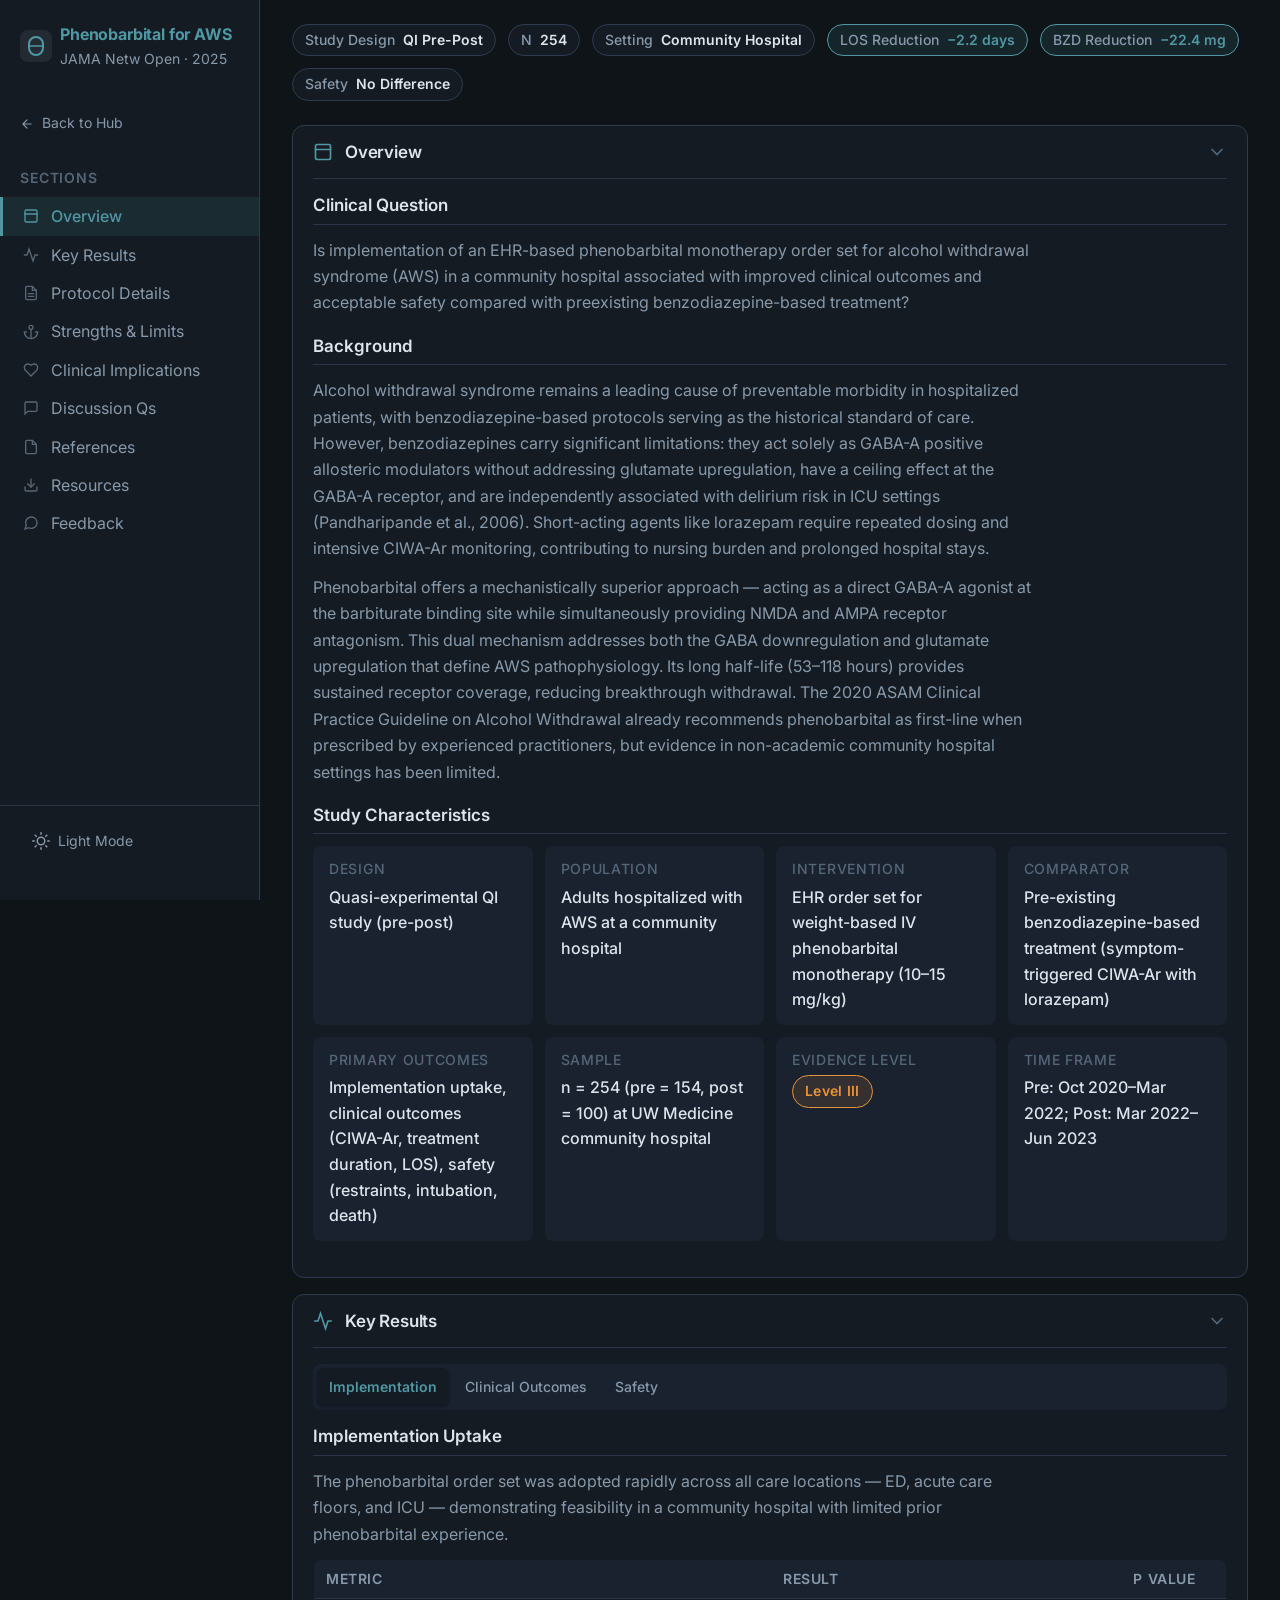
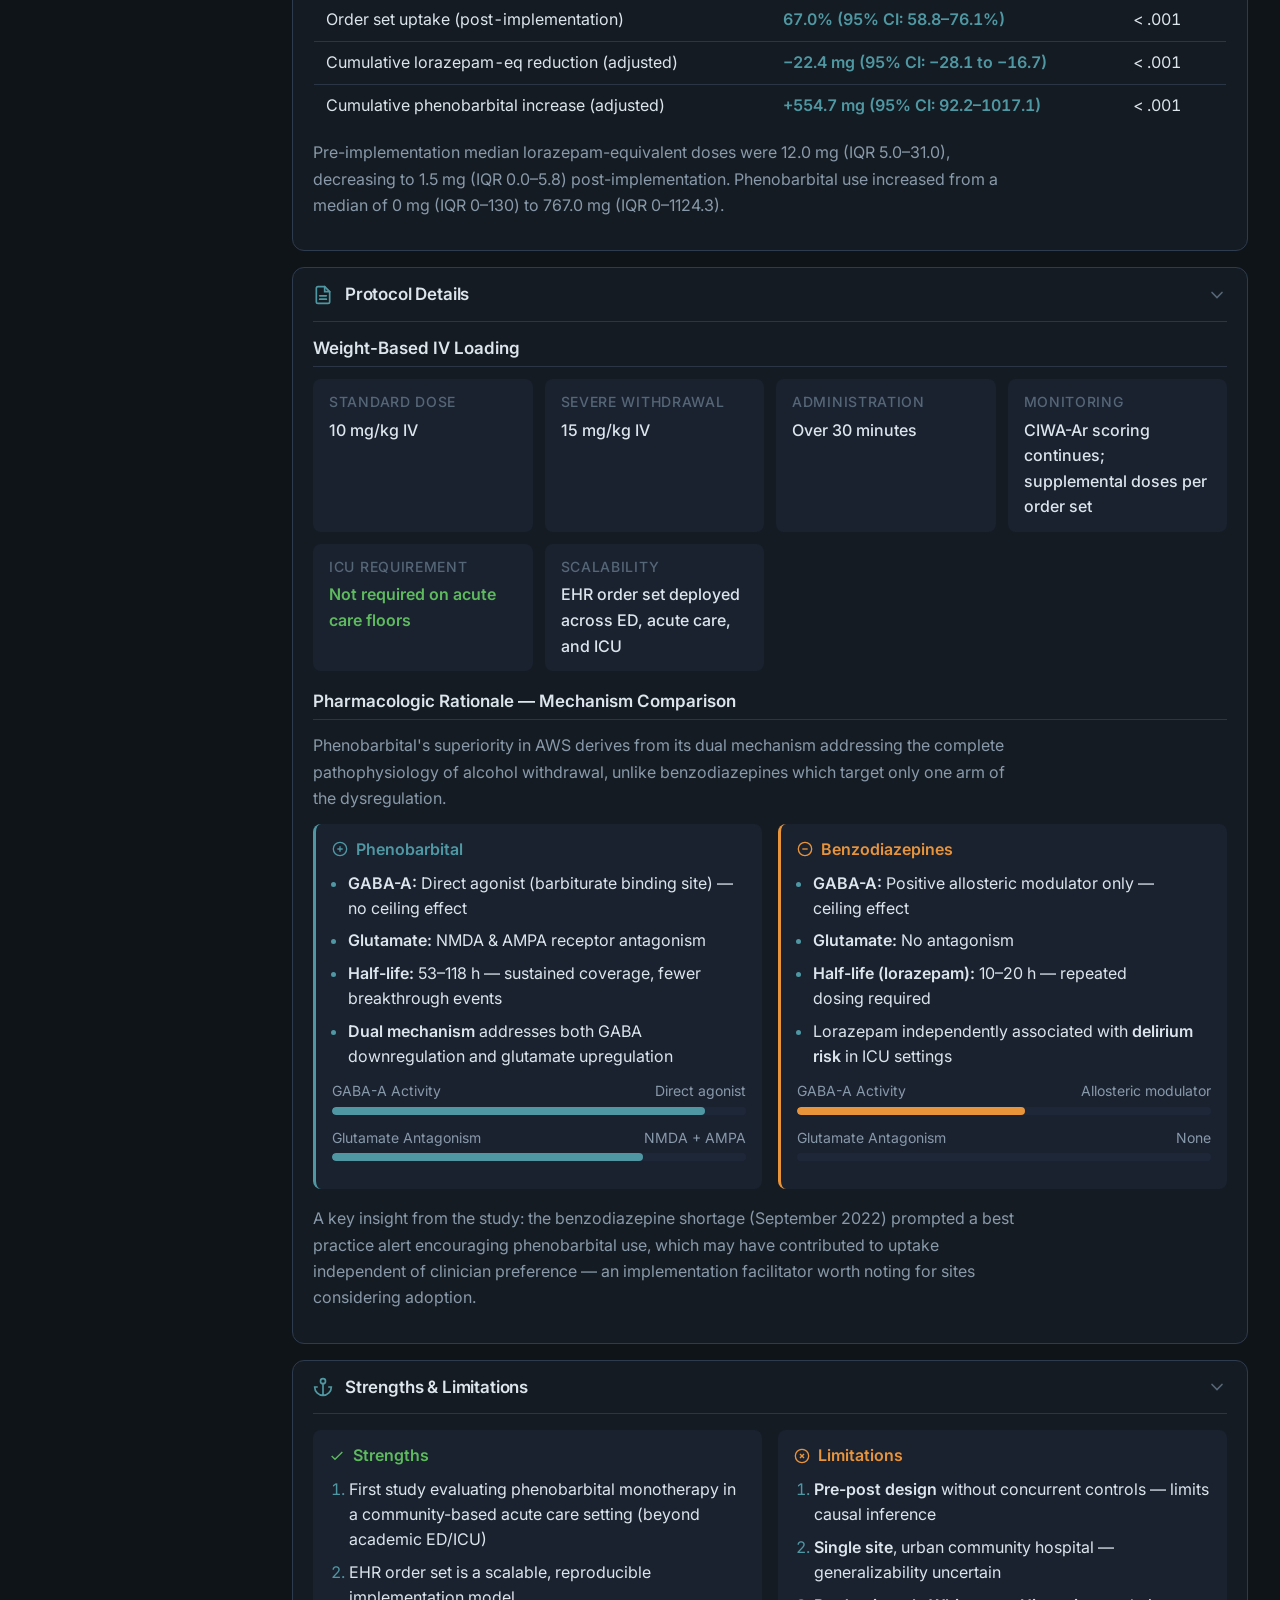
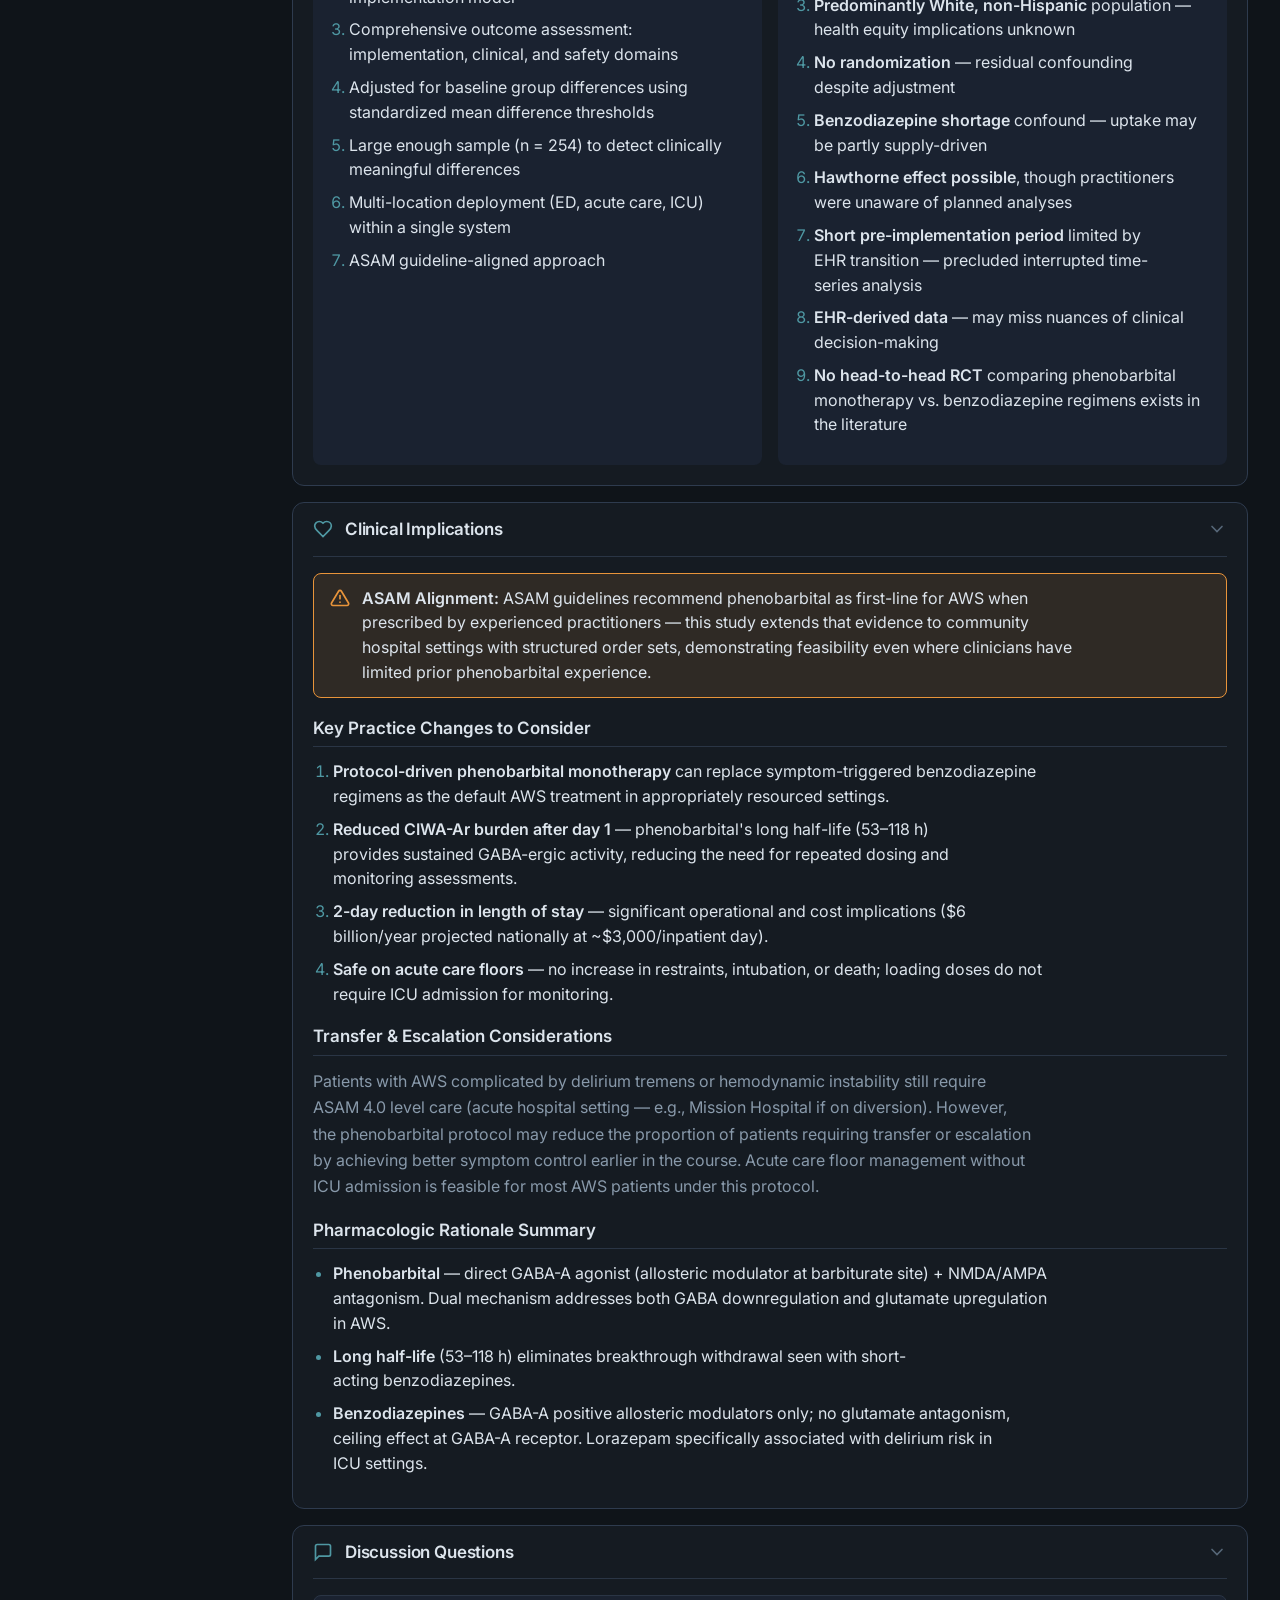
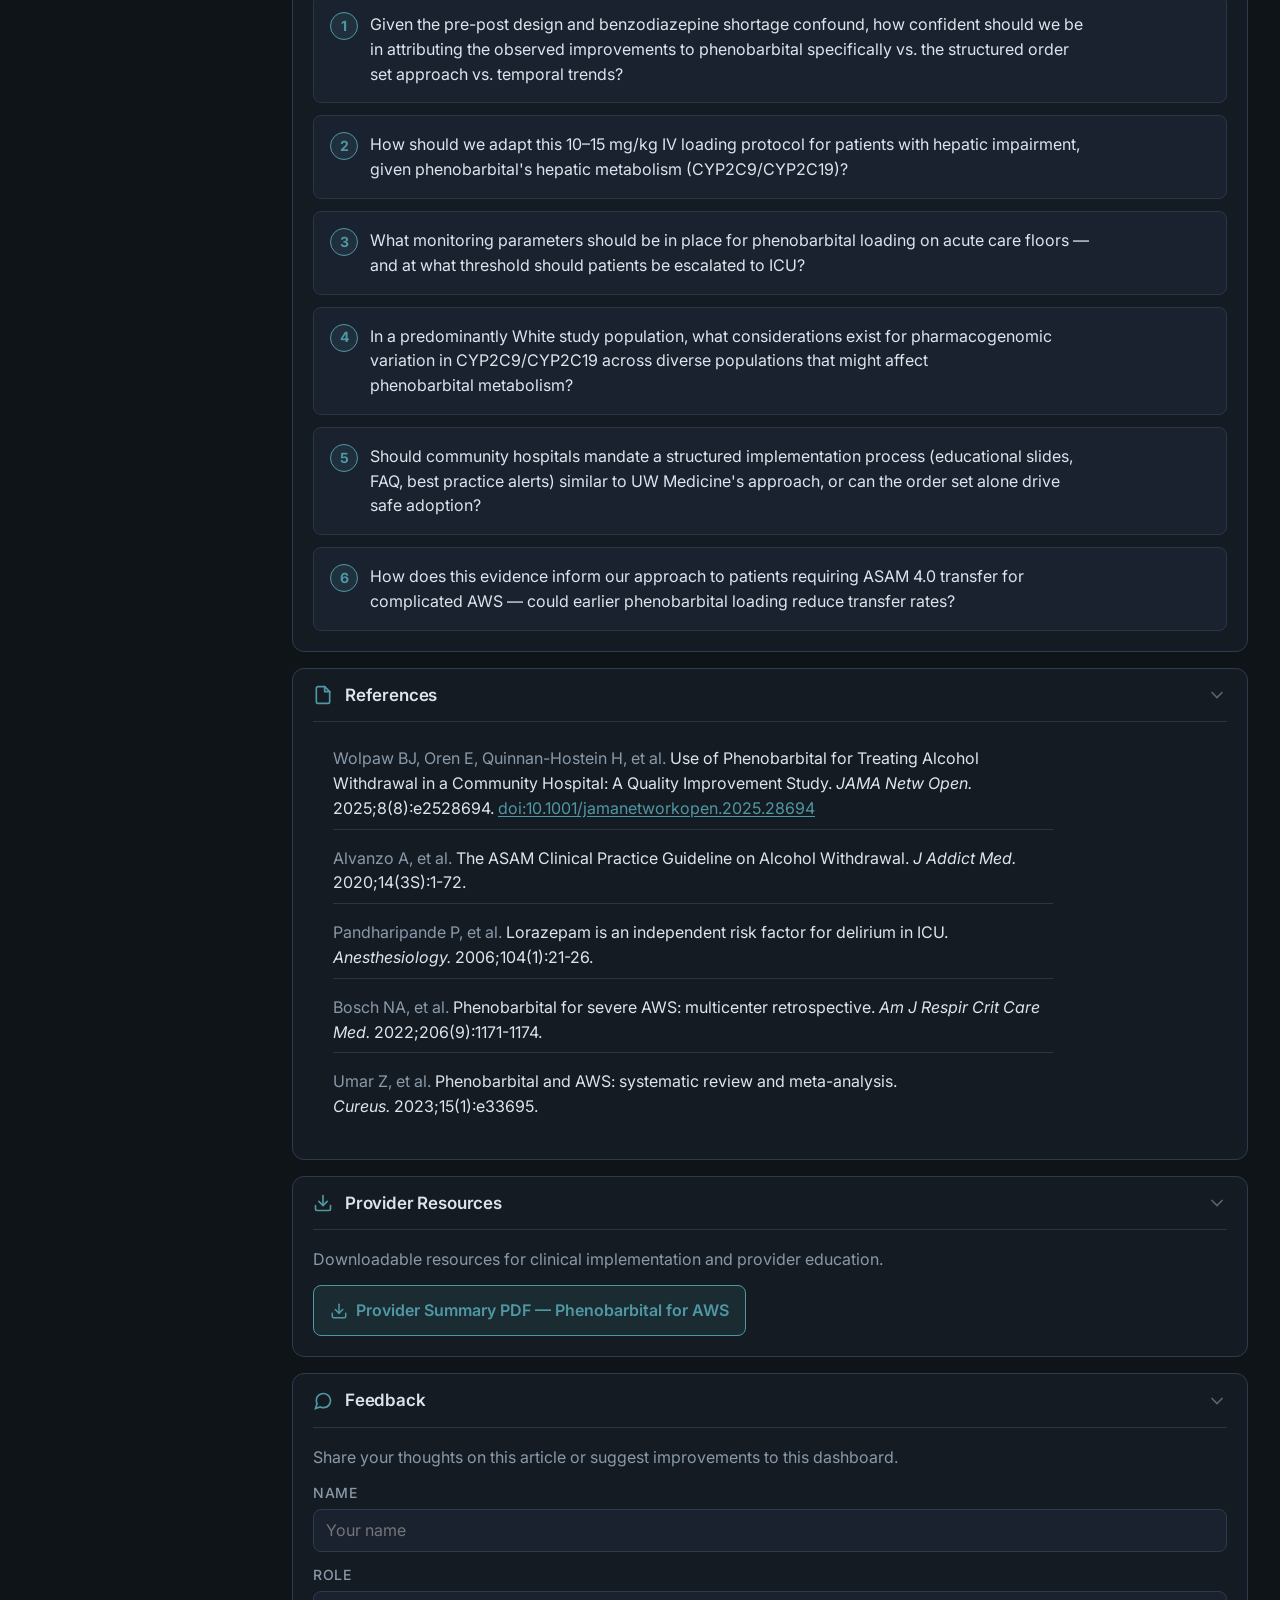
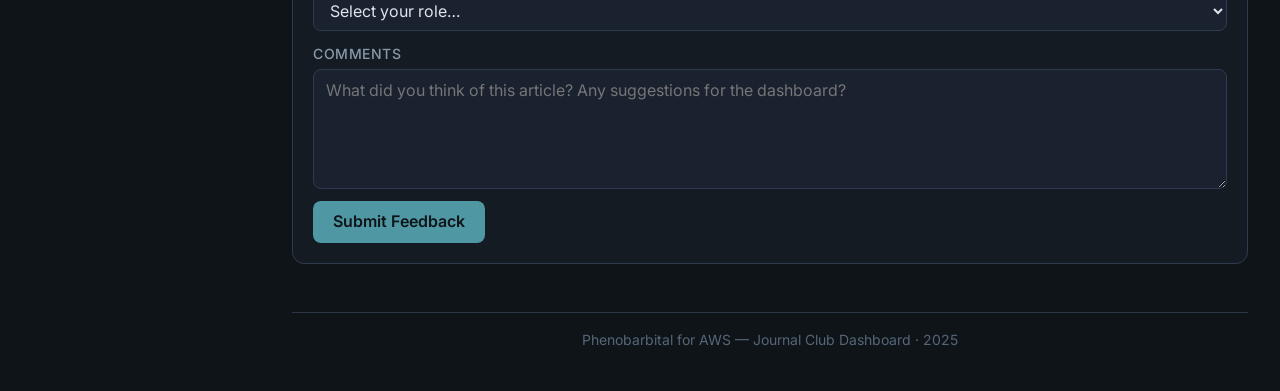
<file: articles/phenobarbital-aws-2025/index.html>
<!DOCTYPE html>
<html lang="en">
<head>
<meta charset="UTF-8">
<meta name="viewport" content="width=device-width, initial-scale=1.0">
<title>Phenobarbital for AWS — Journal Club</title>
<meta name="description" content="Journal club dashboard: Phenobarbital monotherapy for alcohol withdrawal syndrome in a community hospital — JAMA Network Open 2025 QI study appraisal.">

<!-- Favicon: "Pb" letters, teal on dark -->
<link rel="icon" type="image/svg+xml" href="data:image/svg+xml,%3Csvg xmlns='http://www.w3.org/2000/svg' viewBox='0 0 32 32'%3E%3Crect width='32' height='32' rx='6' fill='%230f1419'/%3E%3Ctext x='16' y='22' font-family='sans-serif' font-size='14' font-weight='700' fill='%234F98A3' text-anchor='middle'%3EPb%3C/text%3E%3C/svg%3E">

<!-- Inter Font -->
<link rel="preconnect" href="https://fonts.googleapis.com">
<link rel="preconnect" href="https://fonts.gstatic.com" crossorigin>
<link href="https://fonts.googleapis.com/css2?family=Inter:wght@400;500;600;700&display=swap" rel="stylesheet">

<link rel="stylesheet" href="style.css">
</head>
<body>

<!-- ============================================================
     MOBILE HEADER
     ============================================================ -->
<header class="mobile-header">
  <button id="hamburger" class="hamburger" aria-label="Open navigation" aria-expanded="false">
    <svg width="24" height="24" viewBox="0 0 24 24" fill="none" stroke="currentColor" stroke-width="2" stroke-linecap="round"><path d="M3 12h18M3 6h18M3 18h18"/></svg>
  </button>
  <span class="mobile-title">Phenobarbital &amp; AWS</span>
</header>

<!-- Sidebar Overlay (mobile) -->
<div id="sidebar-overlay" class="sidebar-overlay"></div>

<div class="app-layout">

  <!-- ============================================================
       SIDEBAR
       ============================================================ -->
  <aside id="sidebar" class="sidebar" role="navigation" aria-label="Article navigation">
    <div class="sidebar-header">
      <div class="sidebar-logo">
        <!-- Inline SVG Logo: stylized Rx/capsule mark -->
        <svg width="32" height="32" viewBox="0 0 32 32" fill="none" xmlns="http://www.w3.org/2000/svg" aria-label="Phenobarbital AWS Journal Club">
          <rect width="32" height="32" rx="8" fill="currentColor" fill-opacity="0.08"/>
          <!-- Capsule shape -->
          <rect x="9" y="7" width="14" height="18" rx="7" stroke="var(--color-primary)" stroke-width="2" fill="none"/>
          <!-- Dividing line across capsule -->
          <line x1="9" y1="16" x2="23" y2="16" stroke="var(--color-primary)" stroke-width="1.5" stroke-linecap="round"/>
          <!-- Filled bottom half accent -->
          <path d="M10 16 A6 6 0 0 0 22 16 L22 18 A7 7 0 0 1 10 18 Z" fill="var(--color-primary)" fill-opacity="0.25"/>
        </svg>
        <div>
          <div class="sidebar-title">Phenobarbital for AWS</div>
          <div class="sidebar-subtitle">JAMA Netw Open · 2025</div>
        </div>
      </div>
    </div>

    <a href="../.." class="sidebar-back">
      <svg width="14" height="14" viewBox="0 0 24 24" fill="none" stroke="currentColor" stroke-width="2" stroke-linecap="round" stroke-linejoin="round"><path d="M19 12H5M12 19l-7-7 7-7"/></svg>
      Back to Hub
    </a>

    <nav class="sidebar-nav">
      <div class="sidebar-nav-label">Sections</div>
      <a href="#overview">
        <svg class="nav-icon" viewBox="0 0 24 24" fill="none" stroke="currentColor" stroke-width="2" stroke-linecap="round"><rect x="3" y="3" width="18" height="18" rx="2"/><path d="M3 9h18"/></svg>
        Overview
      </a>
      <a href="#key-results">
        <svg class="nav-icon" viewBox="0 0 24 24" fill="none" stroke="currentColor" stroke-width="2" stroke-linecap="round"><path d="M22 12h-4l-3 9L9 3l-3 9H2"/></svg>
        Key Results
      </a>
      <a href="#protocol">
        <svg class="nav-icon" viewBox="0 0 24 24" fill="none" stroke="currentColor" stroke-width="2" stroke-linecap="round"><path d="M14 2H6a2 2 0 0 0-2 2v16a2 2 0 0 0 2 2h12a2 2 0 0 0 2-2V8z"/><polyline points="14 2 14 8 20 8"/><line x1="16" y1="13" x2="8" y2="13"/><line x1="16" y1="17" x2="8" y2="17"/></svg>
        Protocol Details
      </a>
      <a href="#strengths-limitations">
        <svg class="nav-icon" viewBox="0 0 24 24" fill="none" stroke="currentColor" stroke-width="2" stroke-linecap="round"><path d="M12 22V8M5 12H2a10 10 0 0 0 20 0h-3"/><circle cx="12" cy="5" r="3"/></svg>
        Strengths &amp; Limits
      </a>
      <a href="#clinical-implications">
        <svg class="nav-icon" viewBox="0 0 24 24" fill="none" stroke="currentColor" stroke-width="2" stroke-linecap="round"><path d="M19 14c1.49-1.46 3-3.21 3-5.5A5.5 5.5 0 0 0 16.5 3c-1.76 0-3 .5-4.5 2-1.5-1.5-2.74-2-4.5-2A5.5 5.5 0 0 0 2 8.5c0 2.3 1.5 4.05 3 5.5l7 7Z"/></svg>
        Clinical Implications
      </a>
      <a href="#discussion">
        <svg class="nav-icon" viewBox="0 0 24 24" fill="none" stroke="currentColor" stroke-width="2" stroke-linecap="round"><path d="M21 15a2 2 0 0 1-2 2H7l-4 4V5a2 2 0 0 1 2-2h14a2 2 0 0 1 2 2z"/></svg>
        Discussion Qs
      </a>
      <a href="#references">
        <svg class="nav-icon" viewBox="0 0 24 24" fill="none" stroke="currentColor" stroke-width="2" stroke-linecap="round"><path d="M14 2H6a2 2 0 0 0-2 2v16a2 2 0 0 0 2 2h12a2 2 0 0 0 2-2V8z"/><polyline points="14 2 14 8 20 8"/></svg>
        References
      </a>
      <a href="#resources">
        <svg class="nav-icon" viewBox="0 0 24 24" fill="none" stroke="currentColor" stroke-width="2" stroke-linecap="round"><path d="M21 15v4a2 2 0 0 1-2 2H5a2 2 0 0 1-2-2v-4"/><polyline points="7 10 12 15 17 10"/><line x1="12" y1="15" x2="12" y2="3"/></svg>
        Resources
      </a>
      <a href="#feedback">
        <svg class="nav-icon" viewBox="0 0 24 24" fill="none" stroke="currentColor" stroke-width="2" stroke-linecap="round"><path d="M21 11.5a8.38 8.38 0 0 1-.9 3.8 8.5 8.5 0 0 1-7.6 4.7 8.38 8.38 0 0 1-3.8-.9L3 21l1.9-5.7a8.38 8.38 0 0 1-.9-3.8 8.5 8.5 0 0 1 4.7-7.6 8.38 8.38 0 0 1 3.8-.9h.5a8.48 8.48 0 0 1 8 8v.5z"/></svg>
        Feedback
      </a>
    </nav>

    <div class="sidebar-footer">
      <button id="theme-toggle" class="theme-toggle" aria-label="Toggle theme">
        <!-- JS fills this -->
      </button>
    </div>
  </aside>

  <!-- ============================================================
       MAIN CONTENT
       ============================================================ -->
  <main class="main-content">
    <div class="main-inner">

      <!-- Quick Stats Strip -->
      <div class="quick-stats">
        <span class="stat-pill">
          <span class="stat-label">Study Design</span>
          <span class="stat-value">QI Pre-Post</span>
        </span>
        <span class="stat-pill">
          <span class="stat-label">N</span>
          <span class="stat-value">254</span>
        </span>
        <span class="stat-pill">
          <span class="stat-label">Setting</span>
          <span class="stat-value">Community Hospital</span>
        </span>
        <span class="stat-pill stat-pill--primary">
          <span class="stat-label">LOS Reduction</span>
          <span class="stat-value">&minus;2.2 days</span>
        </span>
        <span class="stat-pill stat-pill--primary">
          <span class="stat-label">BZD Reduction</span>
          <span class="stat-value">&minus;22.4 mg</span>
        </span>
        <span class="stat-pill">
          <span class="stat-label">Safety</span>
          <span class="stat-value">No Difference</span>
        </span>
      </div>

      <!-- ========== SECTION 1: OVERVIEW ========== -->
      <section id="overview" class="section-card">
        <div class="section-header" aria-expanded="true">
          <svg class="section-icon" viewBox="0 0 24 24" fill="none" stroke="currentColor" stroke-width="2" stroke-linecap="round"><rect x="3" y="3" width="18" height="18" rx="2"/><path d="M3 9h18"/></svg>
          <h2 class="section-title">Overview</h2>
          <svg class="section-chevron" viewBox="0 0 24 24" fill="none" stroke="currentColor" stroke-width="2" stroke-linecap="round"><polyline points="6 9 12 15 18 9"/></svg>
        </div>
        <div class="section-divider"></div>
        <div class="section-body content-block">

          <h3>Clinical Question</h3>
          <p>Is implementation of an EHR-based phenobarbital monotherapy order set for alcohol withdrawal syndrome (AWS) in a community hospital associated with improved clinical outcomes and acceptable safety compared with preexisting benzodiazepine-based treatment?</p>

          <h3>Background</h3>
          <p>Alcohol withdrawal syndrome remains a leading cause of preventable morbidity in hospitalized patients, with benzodiazepine-based protocols serving as the historical standard of care. However, benzodiazepines carry significant limitations: they act solely as GABA-A positive allosteric modulators without addressing glutamate upregulation, have a ceiling effect at the GABA-A receptor, and are independently associated with delirium risk in ICU settings (Pandharipande et al., 2006). Short-acting agents like lorazepam require repeated dosing and intensive CIWA-Ar monitoring, contributing to nursing burden and prolonged hospital stays.</p>
          <p>Phenobarbital offers a mechanistically superior approach — acting as a direct GABA-A agonist at the barbiturate binding site while simultaneously providing NMDA and AMPA receptor antagonism. This dual mechanism addresses both the GABA downregulation and glutamate upregulation that define AWS pathophysiology. Its long half-life (53–118 hours) provides sustained receptor coverage, reducing breakthrough withdrawal. The 2020 ASAM Clinical Practice Guideline on Alcohol Withdrawal already recommends phenobarbital as first-line when prescribed by experienced practitioners, but evidence in non-academic community hospital settings has been limited.</p>

          <h3>Study Characteristics</h3>
          <div class="meta-grid">
            <div class="meta-item">
              <div class="meta-label">Design</div>
              <div class="meta-value">Quasi-experimental QI study (pre-post)</div>
            </div>
            <div class="meta-item">
              <div class="meta-label">Population</div>
              <div class="meta-value">Adults hospitalized with AWS at a community hospital</div>
            </div>
            <div class="meta-item">
              <div class="meta-label">Intervention</div>
              <div class="meta-value">EHR order set for weight-based IV phenobarbital monotherapy (10–15 mg/kg)</div>
            </div>
            <div class="meta-item">
              <div class="meta-label">Comparator</div>
              <div class="meta-value">Pre-existing benzodiazepine-based treatment (symptom-triggered CIWA-Ar with lorazepam)</div>
            </div>
            <div class="meta-item">
              <div class="meta-label">Primary Outcomes</div>
              <div class="meta-value">Implementation uptake, clinical outcomes (CIWA-Ar, treatment duration, LOS), safety (restraints, intubation, death)</div>
            </div>
            <div class="meta-item">
              <div class="meta-label">Sample</div>
              <div class="meta-value">n = 254 (pre = 154, post = 100) at UW Medicine community hospital</div>
            </div>
            <div class="meta-item">
              <div class="meta-label">Evidence Level</div>
              <div class="meta-value"><span class="badge badge--warning">Level III</span></div>
            </div>
            <div class="meta-item">
              <div class="meta-label">Time Frame</div>
              <div class="meta-value">Pre: Oct 2020–Mar 2022; Post: Mar 2022–Jun 2023</div>
            </div>
          </div>
        </div>
      </section>

      <!-- ========== SECTION 2: KEY RESULTS ========== -->
      <section id="key-results" class="section-card">
        <div class="section-header" aria-expanded="true">
          <svg class="section-icon" viewBox="0 0 24 24" fill="none" stroke="currentColor" stroke-width="2" stroke-linecap="round"><path d="M22 12h-4l-3 9L9 3l-3 9H2"/></svg>
          <h2 class="section-title">Key Results</h2>
          <svg class="section-chevron" viewBox="0 0 24 24" fill="none" stroke="currentColor" stroke-width="2" stroke-linecap="round"><polyline points="6 9 12 15 18 9"/></svg>
        </div>
        <div class="section-divider"></div>
        <div class="section-body content-block">

          <!-- Sub-tabs -->
          <div class="subsection-tabs">
            <button class="subsection-tab active" data-tab="implementation">Implementation</button>
            <button class="subsection-tab" data-tab="clinical">Clinical Outcomes</button>
            <button class="subsection-tab" data-tab="safety">Safety</button>
          </div>

          <!-- Panel: Implementation -->
          <div id="panel-implementation" class="subsection-panel active">
            <h3>Implementation Uptake</h3>
            <p>The phenobarbital order set was adopted rapidly across all care locations — ED, acute care floors, and ICU — demonstrating feasibility in a community hospital with limited prior phenobarbital experience.</p>

            <table class="data-table">
              <thead>
                <tr>
                  <th>Metric</th>
                  <th>Result</th>
                  <th>P Value</th>
                </tr>
              </thead>
              <tbody>
                <tr>
                  <td>Order set uptake (post-implementation)</td>
                  <td style="color:var(--color-primary); font-weight:600;">67.0% (95% CI: 58.8–76.1%)</td>
                  <td>&lt; .001</td>
                </tr>
                <tr>
                  <td>Cumulative lorazepam-eq reduction (adjusted)</td>
                  <td style="color:var(--color-primary); font-weight:600;">&minus;22.4 mg (95% CI: &minus;28.1 to &minus;16.7)</td>
                  <td>&lt; .001</td>
                </tr>
                <tr>
                  <td>Cumulative phenobarbital increase (adjusted)</td>
                  <td style="color:var(--color-primary); font-weight:600;">+554.7 mg (95% CI: 92.2–1017.1)</td>
                  <td>&lt; .001</td>
                </tr>
              </tbody>
            </table>

            <p>Pre-implementation median lorazepam-equivalent doses were 12.0 mg (IQR 5.0–31.0), decreasing to 1.5 mg (IQR 0.0–5.8) post-implementation. Phenobarbital use increased from a median of 0 mg (IQR 0–130) to 767.0 mg (IQR 0–1124.3).</p>
          </div>

          <!-- Panel: Clinical Outcomes -->
          <div id="panel-clinical" class="subsection-panel">
            <h3>Symptom Control (Maximum CIWA-Ar Scores)</h3>
            <table class="data-table">
              <thead>
                <tr>
                  <th>Time Window</th>
                  <th>Pre (Median)</th>
                  <th>Post (Median)</th>
                  <th>Adjusted Difference</th>
                  <th>P</th>
                </tr>
              </thead>
              <tbody>
                <tr>
                  <td>Arrival to 24 h</td>
                  <td>15.0</td>
                  <td>13.0</td>
                  <td>&minus;1.7 (&minus;3.8 to 0.5)</td>
                  <td>.14</td>
                </tr>
                <tr>
                  <td>24 to 48 h</td>
                  <td>10.0</td>
                  <td>6.0</td>
                  <td style="color:var(--color-primary); font-weight:600;">&minus;4.3 (&minus;6.3 to &minus;2.4)</td>
                  <td style="font-weight:600;">&lt; .001</td>
                </tr>
                <tr>
                  <td>48 to 72 h</td>
                  <td>9.0</td>
                  <td>4.5</td>
                  <td style="color:var(--color-primary); font-weight:600;">&minus;4.2 (&minus;6.1 to &minus;2.3)</td>
                  <td style="font-weight:600;">&lt; .001</td>
                </tr>
                <tr>
                  <td>72 to 96 h</td>
                  <td>8.0</td>
                  <td>4.0</td>
                  <td style="color:var(--color-primary); font-weight:600;">&minus;5.0 (&minus;7.7 to &minus;2.2)</td>
                  <td style="font-weight:600;">.001</td>
                </tr>
              </tbody>
            </table>

            <h3>Treatment Duration &amp; Length of Stay</h3>
            <table class="data-table">
              <thead>
                <tr>
                  <th>Outcome</th>
                  <th>Pre</th>
                  <th>Post</th>
                  <th>Adjusted Difference</th>
                  <th>P</th>
                </tr>
              </thead>
              <tbody>
                <tr>
                  <td>AWS treatment duration</td>
                  <td>57.6 h</td>
                  <td>30.2 h</td>
                  <td style="color:var(--color-primary); font-weight:600;">&minus;30.1 h (95% CI: &minus;43.5 to &minus;16.7)</td>
                  <td style="font-weight:600;">&lt; .001</td>
                </tr>
                <tr>
                  <td>Time to hospital discharge</td>
                  <td>4.8 d</td>
                  <td>3.2 d</td>
                  <td style="color:var(--color-primary); font-weight:600;">&minus;2.2 d (95% CI: &minus;3.7 to &minus;0.7)</td>
                  <td style="font-weight:600;">.004</td>
                </tr>
              </tbody>
            </table>

            <div class="clinical-alert">
              <svg width="20" height="20" viewBox="0 0 24 24" fill="none" stroke="currentColor" stroke-width="2" stroke-linecap="round"><path d="M10.29 3.86L1.82 18a2 2 0 0 0 1.71 3h16.94a2 2 0 0 0 1.71-3L13.71 3.86a2 2 0 0 0-3.42 0z"/><line x1="12" y1="9" x2="12" y2="13"/><line x1="12" y1="17" x2="12.01" y2="17"/></svg>
              <p><strong>Cost Implication:</strong> A 2-day LOS reduction could yield approximately <strong>$6 billion in annual savings nationally</strong> (at ~$3,000/inpatient day), underscoring the operational significance of phenobarbital-based AWS management.</p>
            </div>
          </div>

          <!-- Panel: Safety -->
          <div id="panel-safety" class="subsection-panel">
            <h3>Safety Outcomes — No Significant Differences</h3>
            <table class="data-table">
              <thead>
                <tr>
                  <th>Outcome</th>
                  <th>Pre n (%)</th>
                  <th>Post n (%)</th>
                  <th>Adjusted Difference</th>
                  <th>P</th>
                </tr>
              </thead>
              <tbody>
                <tr>
                  <td>Prolonged restraints (&gt;1 d)</td>
                  <td>18 (11.7%)</td>
                  <td>8 (8.0%)</td>
                  <td>&minus;5.1% (&minus;12.4 to 2.1)</td>
                  <td>.20</td>
                </tr>
                <tr>
                  <td>Intubation</td>
                  <td>11 (7.1%)</td>
                  <td>4 (4.0%)</td>
                  <td>&minus;4.8% (&minus;10.5 to 1.0)</td>
                  <td>.14</td>
                </tr>
                <tr>
                  <td>In-hospital death</td>
                  <td>6 (3.9%)</td>
                  <td>4 (4.0%)</td>
                  <td>&minus;0.3% (&minus;5.5 to 4.9)</td>
                  <td>.92</td>
                </tr>
              </tbody>
            </table>

            <div class="clinical-alert">
              <svg width="20" height="20" viewBox="0 0 24 24" fill="none" stroke="currentColor" stroke-width="2" stroke-linecap="round"><path d="M10.29 3.86L1.82 18a2 2 0 0 0 1.71 3h16.94a2 2 0 0 0 1.71-3L13.71 3.86a2 2 0 0 0-3.42 0z"/><line x1="12" y1="9" x2="12" y2="13"/><line x1="12" y1="17" x2="12.01" y2="17"/></svg>
              <p><strong>Safety Signal:</strong> No evidence of adverse safety effects with phenobarbital loading on acute care floors. Point estimates for prolonged restraints and intubation trended lower in the post-implementation period, though differences did not reach statistical significance.</p>
            </div>
          </div>

        </div>
      </section>

      <!-- ========== SECTION 3: PROTOCOL DETAILS ========== -->
      <section id="protocol" class="section-card">
        <div class="section-header" aria-expanded="true">
          <svg class="section-icon" viewBox="0 0 24 24" fill="none" stroke="currentColor" stroke-width="2" stroke-linecap="round"><path d="M14 2H6a2 2 0 0 0-2 2v16a2 2 0 0 0 2 2h12a2 2 0 0 0 2-2V8z"/><polyline points="14 2 14 8 20 8"/><line x1="16" y1="13" x2="8" y2="13"/><line x1="16" y1="17" x2="8" y2="17"/></svg>
          <h2 class="section-title">Protocol Details</h2>
          <svg class="section-chevron" viewBox="0 0 24 24" fill="none" stroke="currentColor" stroke-width="2" stroke-linecap="round"><polyline points="6 9 12 15 18 9"/></svg>
        </div>
        <div class="section-divider"></div>
        <div class="section-body content-block">

          <h3>Weight-Based IV Loading</h3>
          <div class="meta-grid">
            <div class="meta-item">
              <div class="meta-label">Standard Dose</div>
              <div class="meta-value">10 mg/kg IV</div>
            </div>
            <div class="meta-item">
              <div class="meta-label">Severe Withdrawal</div>
              <div class="meta-value">15 mg/kg IV</div>
            </div>
            <div class="meta-item">
              <div class="meta-label">Administration</div>
              <div class="meta-value">Over 30 minutes</div>
            </div>
            <div class="meta-item">
              <div class="meta-label">Monitoring</div>
              <div class="meta-value">CIWA-Ar scoring continues; supplemental doses per order set</div>
            </div>
            <div class="meta-item">
              <div class="meta-label">ICU Requirement</div>
              <div class="meta-value" style="color:var(--color-success); font-weight:600;">Not required on acute care floors</div>
            </div>
            <div class="meta-item">
              <div class="meta-label">Scalability</div>
              <div class="meta-value">EHR order set deployed across ED, acute care, and ICU</div>
            </div>
          </div>

          <h3>Pharmacologic Rationale — Mechanism Comparison</h3>
          <p>Phenobarbital's superiority in AWS derives from its dual mechanism addressing the complete pathophysiology of alcohol withdrawal, unlike benzodiazepines which target only one arm of the dysregulation.</p>

          <!-- Side-by-side comparison cards -->
          <div class="two-col" style="margin-top: var(--space-3);">
            <div class="two-col-panel" style="border-left: 3px solid var(--color-primary);">
              <h4 style="color: var(--color-primary);">
                <svg width="16" height="16" viewBox="0 0 24 24" fill="none" stroke="currentColor" stroke-width="2"><circle cx="12" cy="12" r="10"/><path d="M12 8v8M8 12h8"/></svg>
                Phenobarbital
              </h4>
              <ul style="padding-left: var(--space-4);">
                <li><strong>GABA-A:</strong> Direct agonist (barbiturate binding site) — no ceiling effect</li>
                <li><strong>Glutamate:</strong> NMDA &amp; AMPA receptor antagonism</li>
                <li><strong>Half-life:</strong> 53–118 h — sustained coverage, fewer breakthrough events</li>
                <li><strong>Dual mechanism</strong> addresses both GABA downregulation and glutamate upregulation</li>
              </ul>

              <div class="potency-bar-wrap">
                <div class="potency-bar-label">
                  <span>GABA-A Activity</span>
                  <span>Direct agonist</span>
                </div>
                <div class="potency-bar">
                  <div class="potency-bar-fill" style="width: 90%;"></div>
                </div>
              </div>
              <div class="potency-bar-wrap">
                <div class="potency-bar-label">
                  <span>Glutamate Antagonism</span>
                  <span>NMDA + AMPA</span>
                </div>
                <div class="potency-bar">
                  <div class="potency-bar-fill" style="width: 75%;"></div>
                </div>
              </div>
            </div>

            <div class="two-col-panel" style="border-left: 3px solid var(--color-warning);">
              <h4 style="color: var(--color-warning);">
                <svg width="16" height="16" viewBox="0 0 24 24" fill="none" stroke="currentColor" stroke-width="2"><circle cx="12" cy="12" r="10"/><path d="M8 12h8"/></svg>
                Benzodiazepines
              </h4>
              <ul style="padding-left: var(--space-4);">
                <li><strong>GABA-A:</strong> Positive allosteric modulator only — ceiling effect</li>
                <li><strong>Glutamate:</strong> No antagonism</li>
                <li><strong>Half-life (lorazepam):</strong> 10–20 h — repeated dosing required</li>
                <li>Lorazepam independently associated with <strong>delirium risk</strong> in ICU settings</li>
              </ul>

              <div class="potency-bar-wrap">
                <div class="potency-bar-label">
                  <span>GABA-A Activity</span>
                  <span>Allosteric modulator</span>
                </div>
                <div class="potency-bar">
                  <div class="potency-bar-fill potency-bar-fill--warning" style="width: 55%;"></div>
                </div>
              </div>
              <div class="potency-bar-wrap">
                <div class="potency-bar-label">
                  <span>Glutamate Antagonism</span>
                  <span>None</span>
                </div>
                <div class="potency-bar">
                  <div class="potency-bar-fill potency-bar-fill--warning" style="width: 0%;"></div>
                </div>
              </div>
            </div>
          </div>

          <p style="margin-top: var(--space-4);">A key insight from the study: the benzodiazepine shortage (September 2022) prompted a best practice alert encouraging phenobarbital use, which may have contributed to uptake independent of clinician preference — an implementation facilitator worth noting for sites considering adoption.</p>

        </div>
      </section>

      <!-- ========== SECTION 4: STRENGTHS & LIMITATIONS ========== -->
      <section id="strengths-limitations" class="section-card">
        <div class="section-header" aria-expanded="true">
          <svg class="section-icon" viewBox="0 0 24 24" fill="none" stroke="currentColor" stroke-width="2" stroke-linecap="round"><path d="M12 22V8M5 12H2a10 10 0 0 0 20 0h-3"/><circle cx="12" cy="5" r="3"/></svg>
          <h2 class="section-title">Strengths &amp; Limitations</h2>
          <svg class="section-chevron" viewBox="0 0 24 24" fill="none" stroke="currentColor" stroke-width="2" stroke-linecap="round"><polyline points="6 9 12 15 18 9"/></svg>
        </div>
        <div class="section-divider"></div>
        <div class="section-body content-block">

          <div class="two-col">
            <div class="two-col-panel two-col-panel--strength">
              <h4>
                <svg width="16" height="16" viewBox="0 0 24 24" fill="none" stroke="currentColor" stroke-width="2"><polyline points="20 6 9 17 4 12"/></svg>
                Strengths
              </h4>
              <ol>
                <li>First study evaluating phenobarbital monotherapy in a community-based acute care setting (beyond academic ED/ICU)</li>
                <li>EHR order set is a scalable, reproducible implementation model</li>
                <li>Comprehensive outcome assessment: implementation, clinical, and safety domains</li>
                <li>Adjusted for baseline group differences using standardized mean difference thresholds</li>
                <li>Large enough sample (n = 254) to detect clinically meaningful differences</li>
                <li>Multi-location deployment (ED, acute care, ICU) within a single system</li>
                <li>ASAM guideline-aligned approach</li>
              </ol>
            </div>

            <div class="two-col-panel two-col-panel--limitation">
              <h4>
                <svg width="16" height="16" viewBox="0 0 24 24" fill="none" stroke="currentColor" stroke-width="2"><circle cx="12" cy="12" r="10"/><line x1="15" y1="9" x2="9" y2="15"/><line x1="9" y1="9" x2="15" y2="15"/></svg>
                Limitations
              </h4>
              <ol>
                <li><strong>Pre-post design</strong> without concurrent controls — limits causal inference</li>
                <li><strong>Single site</strong>, urban community hospital — generalizability uncertain</li>
                <li><strong>Predominantly White, non-Hispanic</strong> population — health equity implications unknown</li>
                <li><strong>No randomization</strong> — residual confounding despite adjustment</li>
                <li><strong>Benzodiazepine shortage</strong> confound — uptake may be partly supply-driven</li>
                <li><strong>Hawthorne effect possible</strong>, though practitioners were unaware of planned analyses</li>
                <li><strong>Short pre-implementation period</strong> limited by EHR transition — precluded interrupted time-series analysis</li>
                <li><strong>EHR-derived data</strong> — may miss nuances of clinical decision-making</li>
                <li><strong>No head-to-head RCT</strong> comparing phenobarbital monotherapy vs. benzodiazepine regimens exists in the literature</li>
              </ol>
            </div>
          </div>

        </div>
      </section>

      <!-- ========== SECTION 5: CLINICAL IMPLICATIONS ========== -->
      <section id="clinical-implications" class="section-card">
        <div class="section-header" aria-expanded="true">
          <svg class="section-icon" viewBox="0 0 24 24" fill="none" stroke="currentColor" stroke-width="2" stroke-linecap="round"><path d="M19 14c1.49-1.46 3-3.21 3-5.5A5.5 5.5 0 0 0 16.5 3c-1.76 0-3 .5-4.5 2-1.5-1.5-2.74-2-4.5-2A5.5 5.5 0 0 0 2 8.5c0 2.3 1.5 4.05 3 5.5l7 7Z"/></svg>
          <h2 class="section-title">Clinical Implications</h2>
          <svg class="section-chevron" viewBox="0 0 24 24" fill="none" stroke="currentColor" stroke-width="2" stroke-linecap="round"><polyline points="6 9 12 15 18 9"/></svg>
        </div>
        <div class="section-divider"></div>
        <div class="section-body content-block">

          <div class="clinical-alert">
            <svg width="20" height="20" viewBox="0 0 24 24" fill="none" stroke="currentColor" stroke-width="2" stroke-linecap="round"><path d="M10.29 3.86L1.82 18a2 2 0 0 0 1.71 3h16.94a2 2 0 0 0 1.71-3L13.71 3.86a2 2 0 0 0-3.42 0z"/><line x1="12" y1="9" x2="12" y2="13"/><line x1="12" y1="17" x2="12.01" y2="17"/></svg>
            <p><strong>ASAM Alignment:</strong> ASAM guidelines recommend phenobarbital as first-line for AWS when prescribed by experienced practitioners — this study extends that evidence to community hospital settings with structured order sets, demonstrating feasibility even where clinicians have limited prior phenobarbital experience.</p>
          </div>

          <h3>Key Practice Changes to Consider</h3>
          <ol>
            <li><strong>Protocol-driven phenobarbital monotherapy</strong> can replace symptom-triggered benzodiazepine regimens as the default AWS treatment in appropriately resourced settings.</li>
            <li><strong>Reduced CIWA-Ar burden after day 1</strong> — phenobarbital's long half-life (53–118 h) provides sustained GABA-ergic activity, reducing the need for repeated dosing and monitoring assessments.</li>
            <li><strong>2-day reduction in length of stay</strong> — significant operational and cost implications ($6 billion/year projected nationally at ~$3,000/inpatient day).</li>
            <li><strong>Safe on acute care floors</strong> — no increase in restraints, intubation, or death; loading doses do not require ICU admission for monitoring.</li>
          </ol>

          <h3>Transfer &amp; Escalation Considerations</h3>
          <p>Patients with AWS complicated by delirium tremens or hemodynamic instability still require ASAM 4.0 level care (acute hospital setting — e.g., Mission Hospital if on diversion). However, the phenobarbital protocol may reduce the proportion of patients requiring transfer or escalation by achieving better symptom control earlier in the course. Acute care floor management without ICU admission is feasible for most AWS patients under this protocol.</p>

          <h3>Pharmacologic Rationale Summary</h3>
          <ul>
            <li><strong>Phenobarbital</strong> — direct GABA-A agonist (allosteric modulator at barbiturate site) + NMDA/AMPA antagonism. Dual mechanism addresses both GABA downregulation and glutamate upregulation in AWS.</li>
            <li><strong>Long half-life</strong> (53–118 h) eliminates breakthrough withdrawal seen with short-acting benzodiazepines.</li>
            <li><strong>Benzodiazepines</strong> — GABA-A positive allosteric modulators only; no glutamate antagonism, ceiling effect at GABA-A receptor. Lorazepam specifically associated with delirium risk in ICU settings.</li>
          </ul>

        </div>
      </section>

      <!-- ========== SECTION 6: DISCUSSION QUESTIONS ========== -->
      <section id="discussion" class="section-card">
        <div class="section-header" aria-expanded="true">
          <svg class="section-icon" viewBox="0 0 24 24" fill="none" stroke="currentColor" stroke-width="2" stroke-linecap="round"><path d="M21 15a2 2 0 0 1-2 2H7l-4 4V5a2 2 0 0 1 2-2h14a2 2 0 0 1 2 2z"/></svg>
          <h2 class="section-title">Discussion Questions</h2>
          <svg class="section-chevron" viewBox="0 0 24 24" fill="none" stroke="currentColor" stroke-width="2" stroke-linecap="round"><polyline points="6 9 12 15 18 9"/></svg>
        </div>
        <div class="section-divider"></div>
        <div class="section-body content-block">

          <div class="discussion-cards">
            <div class="discussion-card">
              <span class="discussion-num">1</span>
              <p>Given the pre-post design and benzodiazepine shortage confound, how confident should we be in attributing the observed improvements to phenobarbital specifically vs. the structured order set approach vs. temporal trends?</p>
            </div>
            <div class="discussion-card">
              <span class="discussion-num">2</span>
              <p>How should we adapt this 10–15 mg/kg IV loading protocol for patients with hepatic impairment, given phenobarbital's hepatic metabolism (CYP2C9/CYP2C19)?</p>
            </div>
            <div class="discussion-card">
              <span class="discussion-num">3</span>
              <p>What monitoring parameters should be in place for phenobarbital loading on acute care floors — and at what threshold should patients be escalated to ICU?</p>
            </div>
            <div class="discussion-card">
              <span class="discussion-num">4</span>
              <p>In a predominantly White study population, what considerations exist for pharmacogenomic variation in CYP2C9/CYP2C19 across diverse populations that might affect phenobarbital metabolism?</p>
            </div>
            <div class="discussion-card">
              <span class="discussion-num">5</span>
              <p>Should community hospitals mandate a structured implementation process (educational slides, FAQ, best practice alerts) similar to UW Medicine's approach, or can the order set alone drive safe adoption?</p>
            </div>
            <div class="discussion-card">
              <span class="discussion-num">6</span>
              <p>How does this evidence inform our approach to patients requiring ASAM 4.0 transfer for complicated AWS — could earlier phenobarbital loading reduce transfer rates?</p>
            </div>
          </div>

        </div>
      </section>

      <!-- ========== SECTION 7: REFERENCES ========== -->
      <section id="references" class="section-card">
        <div class="section-header" aria-expanded="true">
          <svg class="section-icon" viewBox="0 0 24 24" fill="none" stroke="currentColor" stroke-width="2" stroke-linecap="round"><path d="M14 2H6a2 2 0 0 0-2 2v16a2 2 0 0 0 2 2h12a2 2 0 0 0 2-2V8z"/><polyline points="14 2 14 8 20 8"/></svg>
          <h2 class="section-title">References</h2>
          <svg class="section-chevron" viewBox="0 0 24 24" fill="none" stroke="currentColor" stroke-width="2" stroke-linecap="round"><polyline points="6 9 12 15 18 9"/></svg>
        </div>
        <div class="section-divider"></div>
        <div class="section-body content-block">
          <ol class="ref-list">
            <li>
              <span class="ref-authors">Wolpaw BJ, Oren E, Quinnan-Hostein H, et al.</span>
              Use of Phenobarbital for Treating Alcohol Withdrawal in a Community Hospital: A Quality Improvement Study.
              <em>JAMA Netw Open.</em> 2025;8(8):e2528694.
              <a href="https://doi.org/10.1001/jamanetworkopen.2025.28694" target="_blank" rel="noopener noreferrer">doi:10.1001/jamanetworkopen.2025.28694</a>
            </li>
            <li>
              <span class="ref-authors">Alvanzo A, et al.</span>
              The ASAM Clinical Practice Guideline on Alcohol Withdrawal.
              <em>J Addict Med.</em> 2020;14(3S):1-72.
            </li>
            <li>
              <span class="ref-authors">Pandharipande P, et al.</span>
              Lorazepam is an independent risk factor for delirium in ICU.
              <em>Anesthesiology.</em> 2006;104(1):21-26.
            </li>
            <li>
              <span class="ref-authors">Bosch NA, et al.</span>
              Phenobarbital for severe AWS: multicenter retrospective.
              <em>Am J Respir Crit Care Med.</em> 2022;206(9):1171-1174.
            </li>
            <li>
              <span class="ref-authors">Umar Z, et al.</span>
              Phenobarbital and AWS: systematic review and meta-analysis.
              <em>Cureus.</em> 2023;15(1):e33695.
            </li>
          </ol>
        </div>
      </section>

      <!-- ========== SECTION 8: PROVIDER RESOURCES ========== -->
      <section id="resources" class="section-card">
        <div class="section-header" aria-expanded="true">
          <svg class="section-icon" viewBox="0 0 24 24" fill="none" stroke="currentColor" stroke-width="2" stroke-linecap="round"><path d="M21 15v4a2 2 0 0 1-2 2H5a2 2 0 0 1-2-2v-4"/><polyline points="7 10 12 15 17 10"/><line x1="12" y1="15" x2="12" y2="3"/></svg>
          <h2 class="section-title">Provider Resources</h2>
          <svg class="section-chevron" viewBox="0 0 24 24" fill="none" stroke="currentColor" stroke-width="2" stroke-linecap="round"><polyline points="6 9 12 15 18 9"/></svg>
        </div>
        <div class="section-divider"></div>
        <div class="section-body content-block">
          <p>Downloadable resources for clinical implementation and provider education.</p>
          <a href="phenobarbital-aws-provider-summary.pdf" class="download-link" target="_blank" rel="noopener noreferrer" style="display:inline-flex;align-items:center;gap:var(--space-2);padding:var(--space-3) var(--space-4);background:var(--color-primary-subtle);border:1px solid var(--color-primary);border-radius:var(--radius-md);color:var(--color-primary);text-decoration:none;font-size:var(--text-sm);font-weight:600;transition:background var(--transition-interactive);">
            <svg width="18" height="18" viewBox="0 0 24 24" fill="none" stroke="currentColor" stroke-width="2" stroke-linecap="round"><path d="M21 15v4a2 2 0 0 1-2 2H5a2 2 0 0 1-2-2v-4"/><polyline points="7 10 12 15 17 10"/><line x1="12" y1="15" x2="12" y2="3"/></svg>
            Provider Summary PDF — Phenobarbital for AWS
          </a>
        </div>
      </section>

      <!-- ========== SECTION 9: FEEDBACK ========== -->
      <section id="feedback" class="section-card">
        <div class="section-header" aria-expanded="true">
          <svg class="section-icon" viewBox="0 0 24 24" fill="none" stroke="currentColor" stroke-width="2" stroke-linecap="round"><path d="M21 11.5a8.38 8.38 0 0 1-.9 3.8 8.5 8.5 0 0 1-7.6 4.7 8.38 8.38 0 0 1-3.8-.9L3 21l1.9-5.7a8.38 8.38 0 0 1-.9-3.8 8.5 8.5 0 0 1 4.7-7.6 8.38 8.38 0 0 1 3.8-.9h.5a8.48 8.48 0 0 1 8 8v.5z"/></svg>
          <h2 class="section-title">Feedback</h2>
          <svg class="section-chevron" viewBox="0 0 24 24" fill="none" stroke="currentColor" stroke-width="2" stroke-linecap="round"><polyline points="6 9 12 15 18 9"/></svg>
        </div>
        <div class="section-divider"></div>
        <div class="section-body content-block">
          <p>Share your thoughts on this article or suggest improvements to this dashboard.</p>
          <form id="feedback-form" class="feedback-form" data-article="phenobarbital-aws-2025">
            <div class="feedback-field">
              <label for="feedback-name">Name</label>
              <input type="text" id="feedback-name" name="name" placeholder="Your name" autocomplete="name">
            </div>
            <div class="feedback-field">
              <label for="feedback-role">Role</label>
              <select id="feedback-role" name="role" style="padding:var(--space-2) var(--space-3);font-size:var(--text-sm);background:var(--color-surface-2);border:1px solid var(--color-border);border-radius:var(--radius-md);color:var(--color-text);transition:border-color var(--transition-interactive);appearance:auto;">
                <option value="">Select your role…</option>
                <option value="attending">Attending Physician</option>
                <option value="resident">Resident</option>
                <option value="fellow">Fellow</option>
                <option value="np-pa">NP / PA</option>
                <option value="pharmacist">Pharmacist</option>
                <option value="nurse">Nurse</option>
                <option value="social-work">Social Worker</option>
                <option value="student">Student</option>
                <option value="other">Other</option>
              </select>
            </div>
            <div class="feedback-field">
              <label for="feedback-comments">Comments</label>
              <textarea id="feedback-comments" name="comments" placeholder="What did you think of this article? Any suggestions for the dashboard?" rows="4"></textarea>
            </div>
            <button type="submit" class="feedback-submit">Submit Feedback</button>
            <div id="feedback-success" class="feedback-success">Thank you for your feedback!</div>
          </form>
        </div>
      </section>

      <!-- Site Footer -->
      <div class="site-footer">
        Phenobarbital for AWS — Journal Club Dashboard · 2025
      </div>

    </div><!-- /.main-inner -->
  </main>

</div><!-- /.app-layout -->


<script src="script.js"></script>
<script src="../../feedback-submit.js"></script>
</body>
</html>
</file>
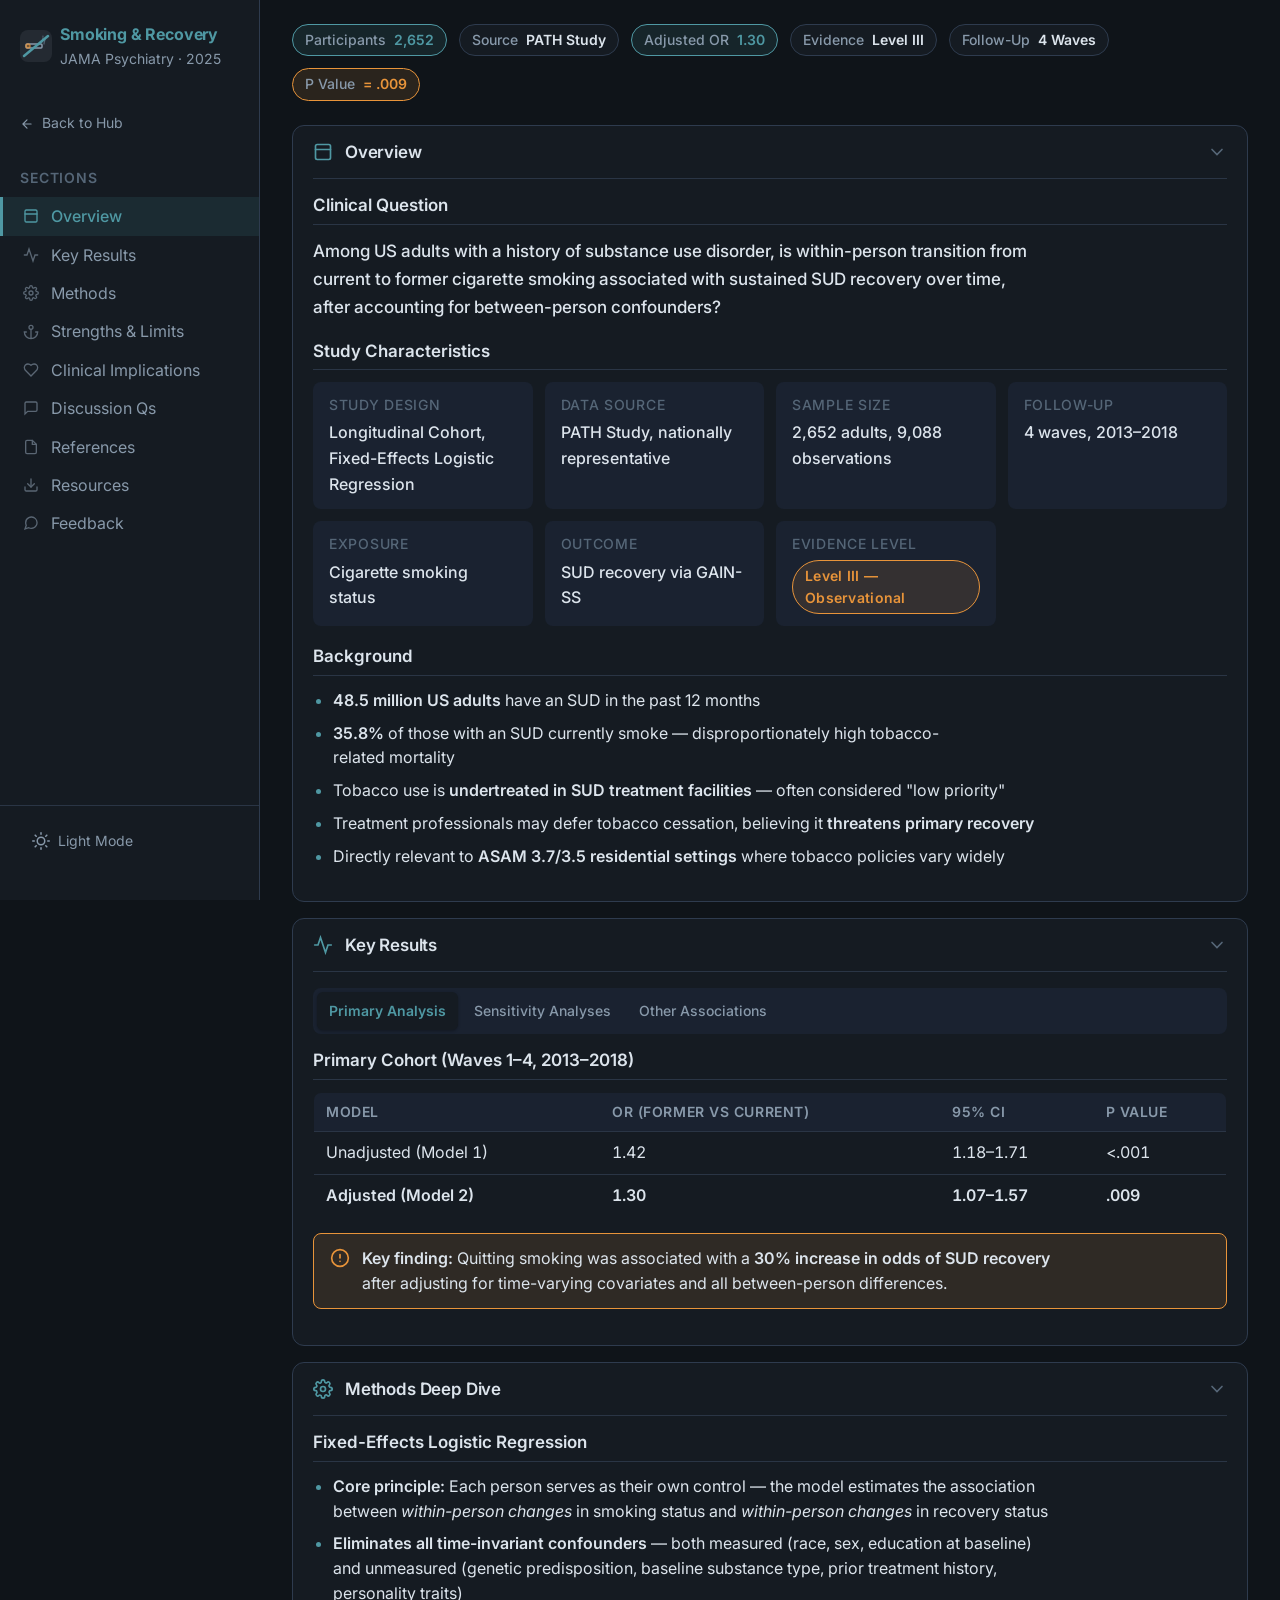
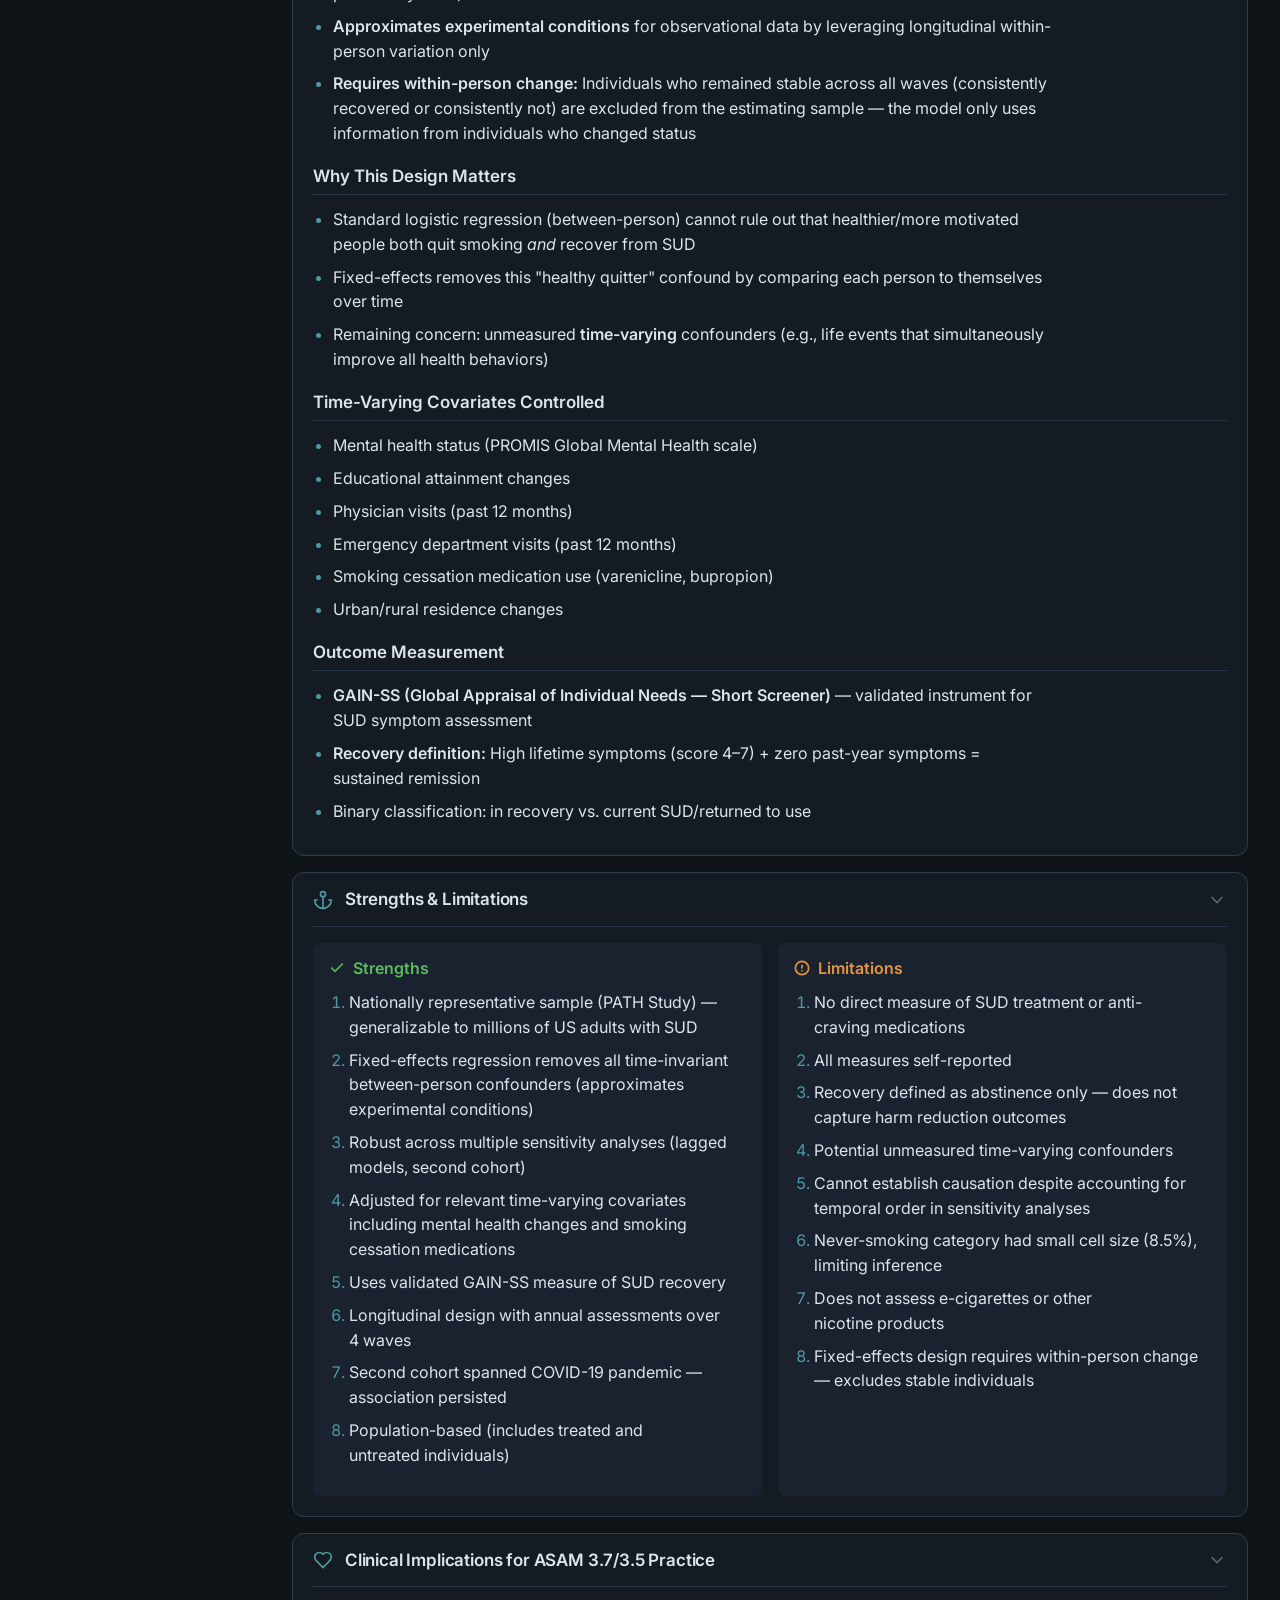
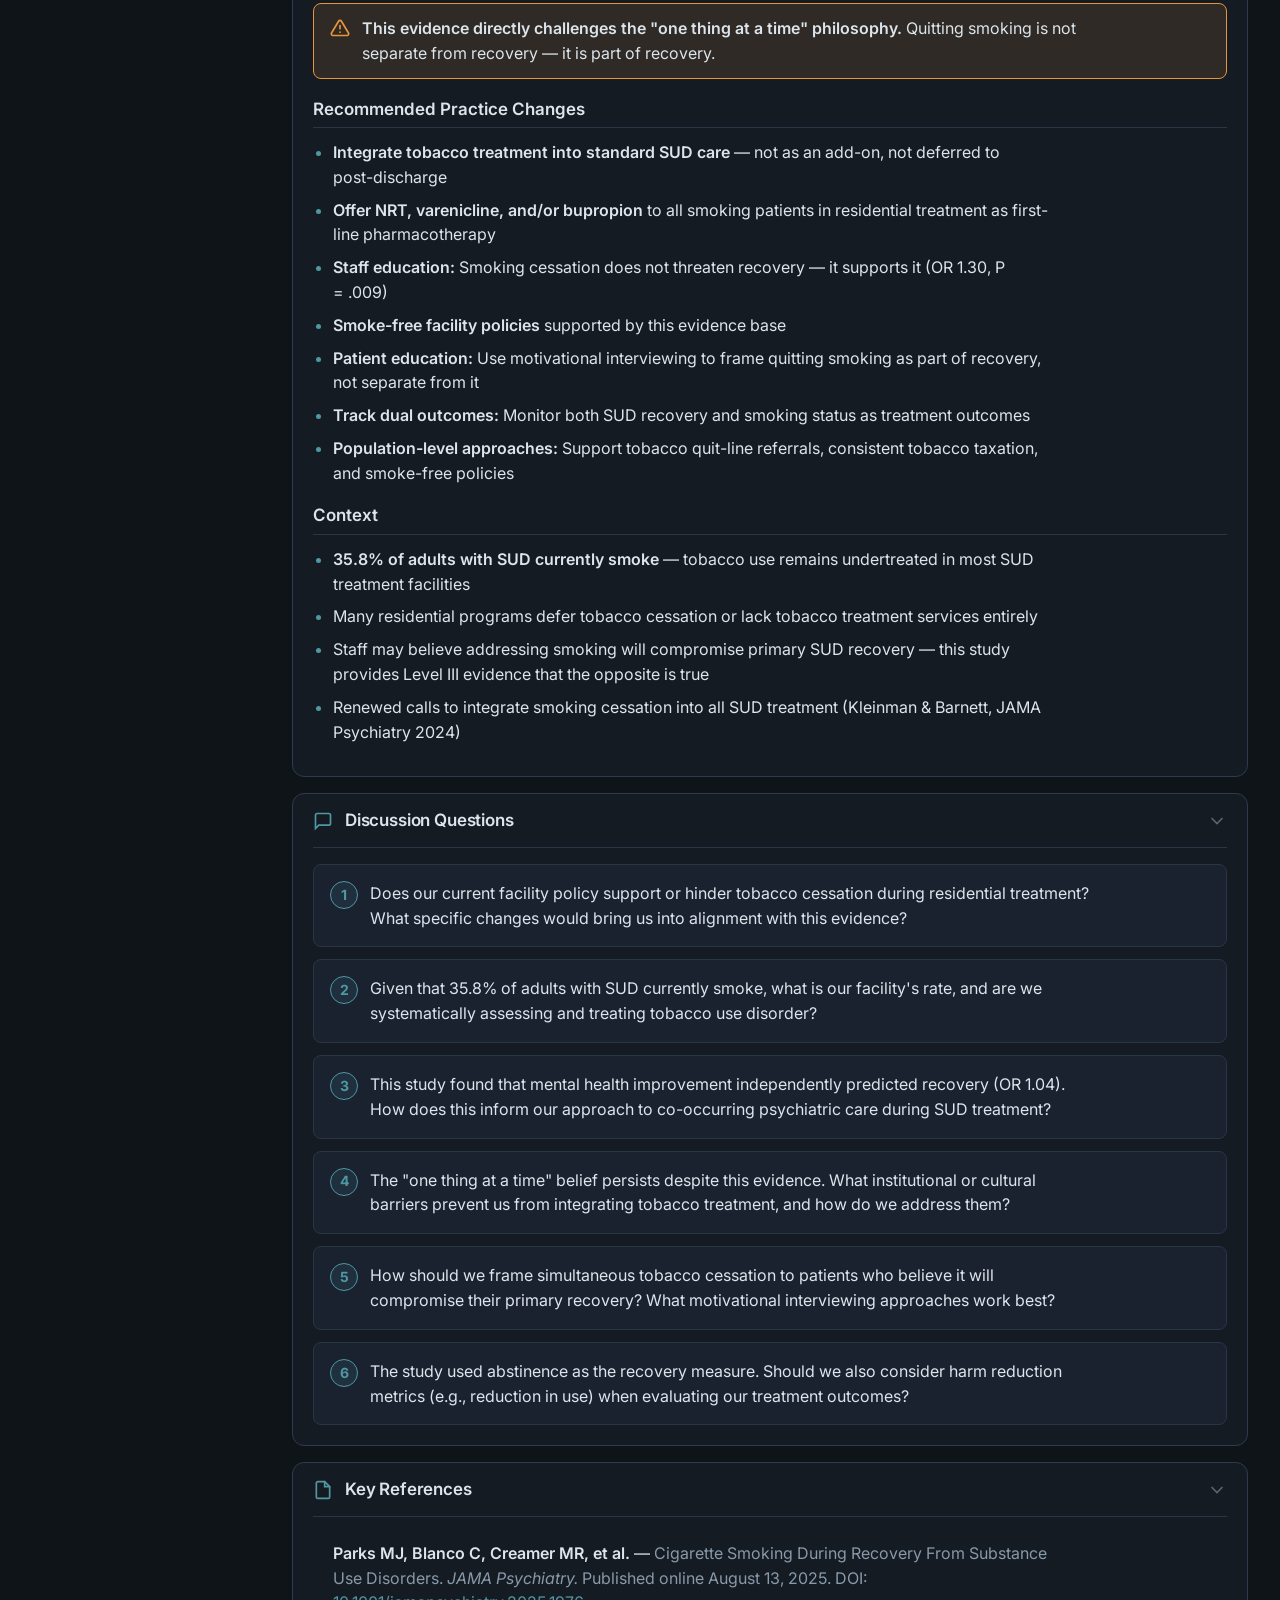
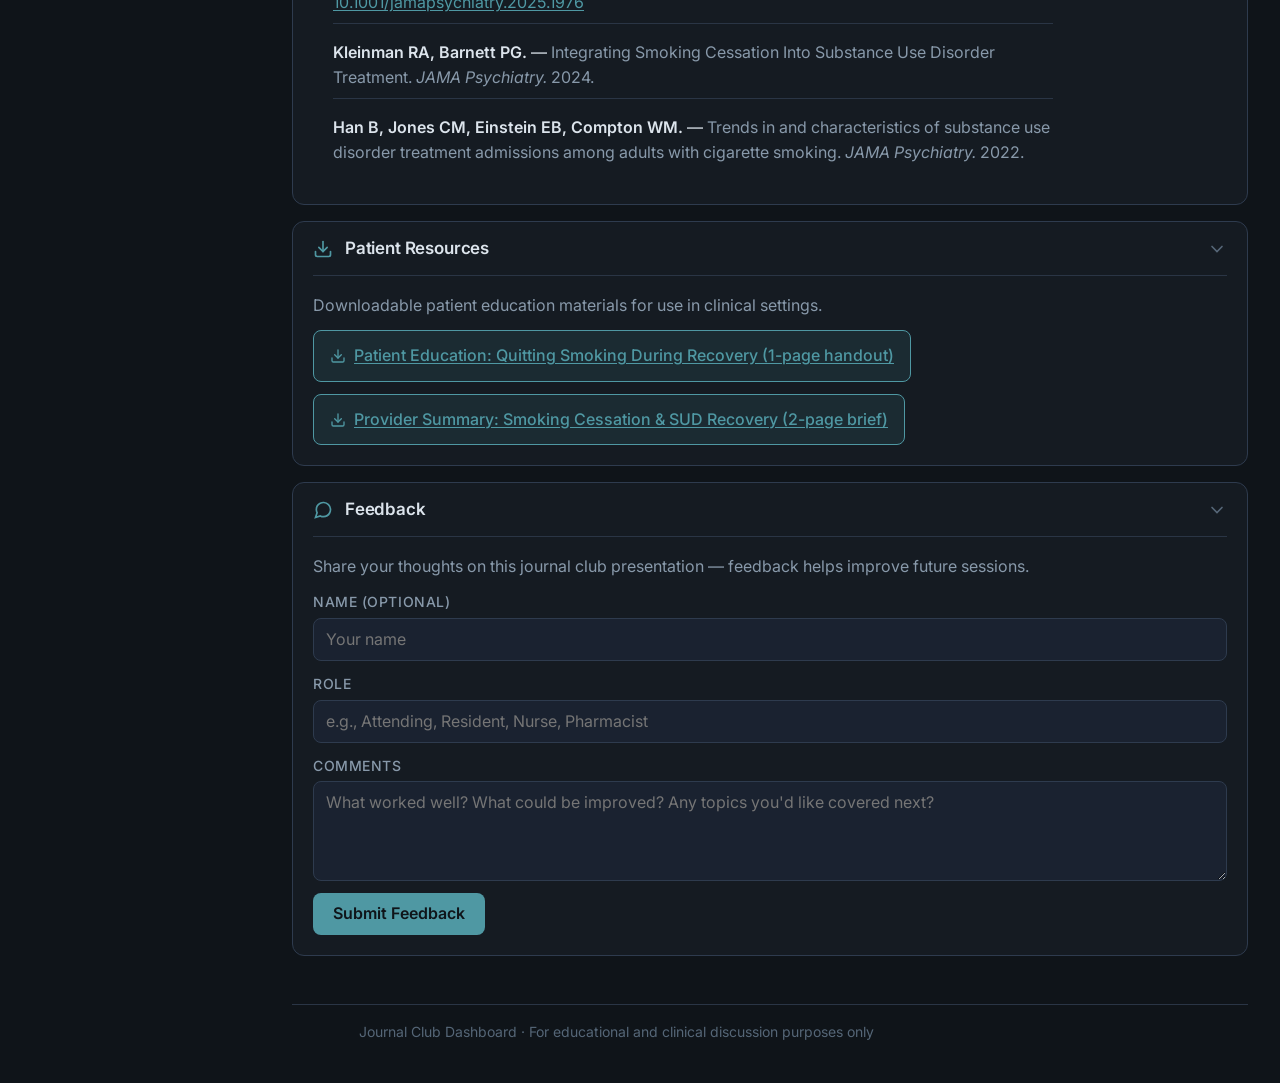
<file: articles/smoking-cessation-2025/index.html>
<!DOCTYPE html>
<html lang="en">
<head>
<meta charset="UTF-8">
<meta name="viewport" content="width=device-width, initial-scale=1.0">
<title>Smoking Cessation &amp; SUD Recovery — Journal Club</title>
<meta name="description" content="Journal club dashboard for Parks et al. 2025 — Cigarette smoking cessation during recovery from substance use disorders. PATH Study longitudinal cohort analysis.">

<!-- Favicon (inline SVG data URI) -->
<link rel="icon" type="image/svg+xml" href="data:image/svg+xml,%3Csvg xmlns='http://www.w3.org/2000/svg' viewBox='0 0 32 32'%3E%3Crect width='32' height='32' rx='6' fill='%230f1419'/%3E%3Ctext x='16' y='22' font-family='sans-serif' font-size='14' font-weight='700' fill='%234F98A3' text-anchor='middle'%3ESC%3C/text%3E%3C/svg%3E">

<!-- Inter Font -->
<link rel="preconnect" href="https://fonts.googleapis.com">
<link rel="preconnect" href="https://fonts.gstatic.com" crossorigin>
<link href="https://fonts.googleapis.com/css2?family=Inter:wght@400;500;600;700&display=swap" rel="stylesheet">

<link rel="stylesheet" href="style.css">
</head>
<body>

<!-- ============================================================
     MOBILE HEADER
     ============================================================ -->
<header class="mobile-header">
  <button id="hamburger" class="hamburger" aria-label="Open navigation" aria-expanded="false">
    <svg width="24" height="24" viewBox="0 0 24 24" fill="none" stroke="currentColor" stroke-width="2" stroke-linecap="round"><path d="M3 12h18M3 6h18M3 18h18"/></svg>
  </button>
  <span class="mobile-title">Smoking &amp; Recovery</span>
</header>

<!-- Sidebar Overlay (mobile) -->
<div id="sidebar-overlay" class="sidebar-overlay"></div>

<div class="app-layout">

  <!-- ============================================================
       SIDEBAR
       ============================================================ -->
  <aside id="sidebar" class="sidebar" role="navigation" aria-label="Article navigation">
    <div class="sidebar-header">
      <div class="sidebar-logo">
        <!-- Inline SVG Logo: crossed-out cigarette / recovery symbol -->
        <svg width="32" height="32" viewBox="0 0 32 32" fill="none" xmlns="http://www.w3.org/2000/svg" aria-label="Smoking Cessation Journal Club">
          <rect width="32" height="32" rx="8" fill="currentColor" fill-opacity="0.08"/>
          <!-- Cigarette body -->
          <rect x="6" y="14" width="16" height="4" rx="1" stroke="var(--color-text-muted)" stroke-width="1.5" fill="none"/>
          <!-- Filter -->
          <rect x="6" y="14" width="4" height="4" rx="1" fill="var(--color-warning)" fill-opacity="0.4" stroke="var(--color-warning)" stroke-width="1"/>
          <!-- Smoke wisps -->
          <path d="M24 14c0-2 1-3 1-5" stroke="var(--color-text-faint)" stroke-width="1.2" stroke-linecap="round"/>
          <path d="M22 12c0-2.5 1.5-3.5 1-6" stroke="var(--color-text-faint)" stroke-width="1" stroke-linecap="round"/>
          <!-- Strike-through (cessation) -->
          <line x1="4" y1="26" x2="28" y2="6" stroke="var(--color-primary)" stroke-width="2.5" stroke-linecap="round"/>
        </svg>
        <div>
          <div class="sidebar-title">Smoking &amp; Recovery</div>
          <div class="sidebar-subtitle">JAMA Psychiatry · 2025</div>
        </div>
      </div>
    </div>

    <a href="../.." class="sidebar-back">
      <svg width="14" height="14" viewBox="0 0 24 24" fill="none" stroke="currentColor" stroke-width="2" stroke-linecap="round" stroke-linejoin="round"><path d="M19 12H5M12 19l-7-7 7-7"/></svg>
      Back to Hub
    </a>

    <nav class="sidebar-nav">
      <div class="sidebar-nav-label">Sections</div>
      <a href="#overview">
        <svg class="nav-icon" viewBox="0 0 24 24" fill="none" stroke="currentColor" stroke-width="2" stroke-linecap="round"><rect x="3" y="3" width="18" height="18" rx="2"/><path d="M3 9h18"/></svg>
        Overview
      </a>
      <a href="#key-results">
        <svg class="nav-icon" viewBox="0 0 24 24" fill="none" stroke="currentColor" stroke-width="2" stroke-linecap="round"><path d="M22 12h-4l-3 9L9 3l-3 9H2"/></svg>
        Key Results
      </a>
      <a href="#methods">
        <svg class="nav-icon" viewBox="0 0 24 24" fill="none" stroke="currentColor" stroke-width="2" stroke-linecap="round"><circle cx="12" cy="12" r="3"/><path d="M19.4 15a1.65 1.65 0 0 0 .33 1.82l.06.06a2 2 0 0 1-2.83 2.83l-.06-.06a1.65 1.65 0 0 0-1.82-.33 1.65 1.65 0 0 0-1 1.51V21a2 2 0 0 1-4 0v-.09A1.65 1.65 0 0 0 9 19.4a1.65 1.65 0 0 0-1.82.33l-.06.06a2 2 0 0 1-2.83-2.83l.06-.06A1.65 1.65 0 0 0 4.68 15a1.65 1.65 0 0 0-1.51-1H3a2 2 0 0 1 0-4h.09A1.65 1.65 0 0 0 4.6 9a1.65 1.65 0 0 0-.33-1.82l-.06-.06a2 2 0 0 1 2.83-2.83l.06.06A1.65 1.65 0 0 0 9 4.68a1.65 1.65 0 0 0 1-1.51V3a2 2 0 0 1 4 0v.09a1.65 1.65 0 0 0 1 1.51 1.65 1.65 0 0 0 1.82-.33l.06-.06a2 2 0 0 1 2.83 2.83l-.06.06A1.65 1.65 0 0 0 19.4 9a1.65 1.65 0 0 0 1.51 1H21a2 2 0 0 1 0 4h-.09a1.65 1.65 0 0 0-1.51 1z"/></svg>
        Methods
      </a>
      <a href="#strengths-limitations">
        <svg class="nav-icon" viewBox="0 0 24 24" fill="none" stroke="currentColor" stroke-width="2" stroke-linecap="round"><path d="M12 22V8M5 12H2a10 10 0 0 0 20 0h-3"/><circle cx="12" cy="5" r="3"/></svg>
        Strengths &amp; Limits
      </a>
      <a href="#clinical-implications">
        <svg class="nav-icon" viewBox="0 0 24 24" fill="none" stroke="currentColor" stroke-width="2" stroke-linecap="round"><path d="M19 14c1.49-1.46 3-3.21 3-5.5A5.5 5.5 0 0 0 16.5 3c-1.76 0-3 .5-4.5 2-1.5-1.5-2.74-2-4.5-2A5.5 5.5 0 0 0 2 8.5c0 2.3 1.5 4.05 3 5.5l7 7Z"/></svg>
        Clinical Implications
      </a>
      <a href="#discussion">
        <svg class="nav-icon" viewBox="0 0 24 24" fill="none" stroke="currentColor" stroke-width="2" stroke-linecap="round"><path d="M21 15a2 2 0 0 1-2 2H7l-4 4V5a2 2 0 0 1 2-2h14a2 2 0 0 1 2 2z"/></svg>
        Discussion Qs
      </a>
      <a href="#references">
        <svg class="nav-icon" viewBox="0 0 24 24" fill="none" stroke="currentColor" stroke-width="2" stroke-linecap="round"><path d="M14 2H6a2 2 0 0 0-2 2v16a2 2 0 0 0 2 2h12a2 2 0 0 0 2-2V8z"/><polyline points="14 2 14 8 20 8"/></svg>
        References
      </a>
      <a href="#resources">
        <svg class="nav-icon" viewBox="0 0 24 24" fill="none" stroke="currentColor" stroke-width="2" stroke-linecap="round" stroke-linejoin="round"><path d="M21 15v4a2 2 0 0 1-2 2H5a2 2 0 0 1-2-2v-4"/><polyline points="7 10 12 15 17 10"/><line x1="12" y1="15" x2="12" y2="3"/></svg>
        Resources
      </a>
      <a href="#feedback">
        <svg class="nav-icon" viewBox="0 0 24 24" fill="none" stroke="currentColor" stroke-width="2" stroke-linecap="round"><path d="M21 11.5a8.38 8.38 0 0 1-.9 3.8 8.5 8.5 0 0 1-7.6 4.7 8.38 8.38 0 0 1-3.8-.9L3 21l1.9-5.7a8.38 8.38 0 0 1-.9-3.8 8.5 8.5 0 0 1 4.7-7.6 8.38 8.38 0 0 1 3.8-.9h.5a8.48 8.48 0 0 1 8 8v.5z"/></svg>
        Feedback
      </a>
    </nav>

    <div class="sidebar-footer">
      <button id="theme-toggle" class="theme-toggle" aria-label="Toggle theme">
        <!-- JS fills this -->
      </button>
    </div>
  </aside>

  <!-- ============================================================
       MAIN CONTENT
       ============================================================ -->
  <main class="main-content">
    <div class="main-inner">

      <!-- Quick Stats Strip -->
      <div class="quick-stats">
        <span class="stat-pill stat-pill--primary">
          <span class="stat-label">Participants</span>
          <span class="stat-value">2,652</span>
        </span>
        <span class="stat-pill">
          <span class="stat-label">Source</span>
          <span class="stat-value">PATH Study</span>
        </span>
        <span class="stat-pill stat-pill--primary">
          <span class="stat-label">Adjusted OR</span>
          <span class="stat-value">1.30</span>
        </span>
        <span class="stat-pill">
          <span class="stat-label">Evidence</span>
          <span class="stat-value">Level III</span>
        </span>
        <span class="stat-pill">
          <span class="stat-label">Follow-Up</span>
          <span class="stat-value">4 Waves</span>
        </span>
        <span class="stat-pill stat-pill--warning">
          <span class="stat-label">P Value</span>
          <span class="stat-value">= .009</span>
        </span>
      </div>

      <!-- ========== SECTION 1: OVERVIEW ========== -->
      <section id="overview" class="section-card">
        <div class="section-header" aria-expanded="true">
          <svg class="section-icon" viewBox="0 0 24 24" fill="none" stroke="currentColor" stroke-width="2" stroke-linecap="round"><rect x="3" y="3" width="18" height="18" rx="2"/><path d="M3 9h18"/></svg>
          <h2 class="section-title">Overview</h2>
          <svg class="section-chevron" viewBox="0 0 24 24" fill="none" stroke="currentColor" stroke-width="2" stroke-linecap="round"><polyline points="6 9 12 15 18 9"/></svg>
        </div>
        <div class="section-divider"></div>
        <div class="section-body content-block">
          <h3>Clinical Question</h3>
          <p style="font-size: var(--text-base); color: var(--color-text); font-weight: 500; max-width: 65ch;">
            Among US adults with a history of substance use disorder, is within-person transition from current to former cigarette smoking associated with sustained SUD recovery over time, after accounting for between-person confounders?
          </p>

          <h3>Study Characteristics</h3>
          <div class="meta-grid">
            <div class="meta-item">
              <div class="meta-label">Study Design</div>
              <div class="meta-value">Longitudinal Cohort, Fixed-Effects Logistic Regression</div>
            </div>
            <div class="meta-item">
              <div class="meta-label">Data Source</div>
              <div class="meta-value">PATH Study, nationally representative</div>
            </div>
            <div class="meta-item">
              <div class="meta-label">Sample Size</div>
              <div class="meta-value">2,652 adults, 9,088 observations</div>
            </div>
            <div class="meta-item">
              <div class="meta-label">Follow-Up</div>
              <div class="meta-value">4 waves, 2013–2018</div>
            </div>
            <div class="meta-item">
              <div class="meta-label">Exposure</div>
              <div class="meta-value">Cigarette smoking status</div>
            </div>
            <div class="meta-item">
              <div class="meta-label">Outcome</div>
              <div class="meta-value">SUD recovery via GAIN-SS</div>
            </div>
            <div class="meta-item">
              <div class="meta-label">Evidence Level</div>
              <div class="meta-value"><span class="badge badge--warning">Level III — Observational</span></div>
            </div>
          </div>

          <h3>Background</h3>
          <ul>
            <li><strong>48.5 million US adults</strong> have an SUD in the past 12 months</li>
            <li><strong>35.8%</strong> of those with an SUD currently smoke — disproportionately high tobacco-related mortality</li>
            <li>Tobacco use is <strong>undertreated in SUD treatment facilities</strong> — often considered "low priority"</li>
            <li>Treatment professionals may defer tobacco cessation, believing it <strong>threatens primary recovery</strong></li>
            <li>Directly relevant to <strong>ASAM 3.7/3.5 residential settings</strong> where tobacco policies vary widely</li>
          </ul>
        </div>
      </section>

      <!-- ========== SECTION 2: KEY RESULTS ========== -->
      <section id="key-results" class="section-card">
        <div class="section-header" aria-expanded="true">
          <svg class="section-icon" viewBox="0 0 24 24" fill="none" stroke="currentColor" stroke-width="2" stroke-linecap="round"><path d="M22 12h-4l-3 9L9 3l-3 9H2"/></svg>
          <h2 class="section-title">Key Results</h2>
          <svg class="section-chevron" viewBox="0 0 24 24" fill="none" stroke="currentColor" stroke-width="2" stroke-linecap="round"><polyline points="6 9 12 15 18 9"/></svg>
        </div>
        <div class="section-divider"></div>
        <div class="section-body content-block">

          <!-- Sub-tabs -->
          <div class="subsection-tabs" role="tablist">
            <button class="subsection-tab active" data-tab="primary" role="tab" aria-selected="true">Primary Analysis</button>
            <button class="subsection-tab" data-tab="sensitivity" role="tab" aria-selected="false">Sensitivity Analyses</button>
            <button class="subsection-tab" data-tab="other" role="tab" aria-selected="false">Other Associations</button>
          </div>

          <!-- PRIMARY ANALYSIS Panel -->
          <div id="panel-primary" class="subsection-panel active" role="tabpanel">
            <h3>Primary Cohort (Waves 1–4, 2013–2018)</h3>
            <table class="data-table">
              <thead>
                <tr>
                  <th>Model</th>
                  <th>OR (Former vs Current)</th>
                  <th>95% CI</th>
                  <th>P Value</th>
                </tr>
              </thead>
              <tbody>
                <tr>
                  <td>Unadjusted (Model 1)</td>
                  <td>1.42</td>
                  <td>1.18–1.71</td>
                  <td>&lt;.001</td>
                </tr>
                <tr>
                  <td><strong>Adjusted (Model 2)</strong></td>
                  <td><strong>1.30</strong></td>
                  <td><strong>1.07–1.57</strong></td>
                  <td><strong>.009</strong></td>
                </tr>
              </tbody>
            </table>
            <div class="clinical-alert" style="margin-top: var(--space-4);">
              <svg width="20" height="20" viewBox="0 0 24 24" fill="none" stroke="currentColor" stroke-width="2" stroke-linecap="round"><path d="M12 22c5.5 0 10-4.5 10-10S17.5 2 12 2 2 6.5 2 12s4.5 10 10 10zM12 8v4M12 16h.01"/></svg>
              <p><strong>Key finding:</strong> Quitting smoking was associated with a <strong>30% increase in odds of SUD recovery</strong> after adjusting for time-varying covariates and all between-person differences.</p>
            </div>
          </div>

          <!-- SENSITIVITY ANALYSES Panel -->
          <div id="panel-sensitivity" class="subsection-panel" role="tabpanel">
            <h3>Sensitivity Analyses</h3>
            <table class="data-table">
              <thead>
                <tr>
                  <th>Analysis</th>
                  <th>Adjusted OR</th>
                  <th>95% CI</th>
                  <th>P Value</th>
                </tr>
              </thead>
              <tbody>
                <tr>
                  <td><strong>Lagged Model</strong> (smoking change precedes recovery)</td>
                  <td><strong>1.43</strong></td>
                  <td>1.00–2.05</td>
                  <td>.04</td>
                </tr>
                <tr>
                  <td><strong>Second Cohort</strong> (W4–W7, 2016–2023, spans COVID-19)</td>
                  <td><strong>1.37</strong></td>
                  <td>1.13–1.66</td>
                  <td>.002</td>
                </tr>
              </tbody>
            </table>
            <ul style="margin-top: var(--space-4);">
              <li><strong>Lagged model:</strong> Confirms temporal ordering — smoking cessation <em>preceded</em> recovery improvement (OR 1.43, P = .04)</li>
              <li><strong>Second cohort replication:</strong> Association persisted across an independent cohort spanning the COVID-19 pandemic (OR 1.37, P = .002)</li>
            </ul>
          </div>

          <!-- OTHER ASSOCIATIONS Panel -->
          <div id="panel-other" class="subsection-panel" role="tabpanel">
            <h3>Other Significant Associations with SUD Recovery</h3>
            <table class="data-table">
              <thead>
                <tr>
                  <th>Variable</th>
                  <th>OR</th>
                  <th>95% CI</th>
                  <th>P Value</th>
                </tr>
              </thead>
              <tbody>
                <tr>
                  <td>Time (positive trend)</td>
                  <td>1.11</td>
                  <td>1.05–1.17</td>
                  <td>&lt;.0001</td>
                </tr>
                <tr>
                  <td>Mental health improvement (PROMIS)</td>
                  <td>1.04</td>
                  <td>1.03–1.06</td>
                  <td>&lt;.0001</td>
                </tr>
                <tr>
                  <td>Never smokers vs current</td>
                  <td>1.72</td>
                  <td>0.36–8.35</td>
                  <td>.50</td>
                </tr>
              </tbody>
            </table>
            <ul style="margin-top: var(--space-4);">
              <li><strong>Time:</strong> Recovery rates improved across study waves (OR 1.11 per wave)</li>
              <li><strong>Mental health:</strong> PROMIS improvement independently associated with recovery (OR 1.04 per unit)</li>
              <li><strong>Never smokers vs current:</strong> Not statistically significant — <strong>small cell size</strong> (8.5% never smokers) limits inference</li>
            </ul>
          </div>

        </div>
      </section>

      <!-- ========== SECTION 3: METHODS DEEP DIVE ========== -->
      <section id="methods" class="section-card">
        <div class="section-header" aria-expanded="true">
          <svg class="section-icon" viewBox="0 0 24 24" fill="none" stroke="currentColor" stroke-width="2" stroke-linecap="round"><circle cx="12" cy="12" r="3"/><path d="M19.4 15a1.65 1.65 0 0 0 .33 1.82l.06.06a2 2 0 0 1-2.83 2.83l-.06-.06a1.65 1.65 0 0 0-1.82-.33 1.65 1.65 0 0 0-1 1.51V21a2 2 0 0 1-4 0v-.09A1.65 1.65 0 0 0 9 19.4a1.65 1.65 0 0 0-1.82.33l-.06.06a2 2 0 0 1-2.83-2.83l.06-.06A1.65 1.65 0 0 0 4.68 15a1.65 1.65 0 0 0-1.51-1H3a2 2 0 0 1 0-4h.09A1.65 1.65 0 0 0 4.6 9a1.65 1.65 0 0 0-.33-1.82l-.06-.06a2 2 0 0 1 2.83-2.83l.06.06A1.65 1.65 0 0 0 9 4.68a1.65 1.65 0 0 0 1-1.51V3a2 2 0 0 1 4 0v.09a1.65 1.65 0 0 0 1 1.51 1.65 1.65 0 0 0 1.82-.33l.06-.06a2 2 0 0 1 2.83 2.83l-.06.06A1.65 1.65 0 0 0 19.4 9a1.65 1.65 0 0 0 1.51 1H21a2 2 0 0 1 0 4h-.09a1.65 1.65 0 0 0-1.51 1z"/></svg>
          <h2 class="section-title">Methods Deep Dive</h2>
          <svg class="section-chevron" viewBox="0 0 24 24" fill="none" stroke="currentColor" stroke-width="2" stroke-linecap="round"><polyline points="6 9 12 15 18 9"/></svg>
        </div>
        <div class="section-divider"></div>
        <div class="section-body content-block">
          <h3>Fixed-Effects Logistic Regression</h3>
          <ul>
            <li><strong>Core principle:</strong> Each person serves as their own control — the model estimates the association between <em>within-person changes</em> in smoking status and <em>within-person changes</em> in recovery status</li>
            <li><strong>Eliminates all time-invariant confounders</strong> — both measured (race, sex, education at baseline) and unmeasured (genetic predisposition, baseline substance type, prior treatment history, personality traits)</li>
            <li><strong>Approximates experimental conditions</strong> for observational data by leveraging longitudinal within-person variation only</li>
            <li><strong>Requires within-person change:</strong> Individuals who remained stable across all waves (consistently recovered or consistently not) are excluded from the estimating sample — the model only uses information from individuals who changed status</li>
          </ul>

          <h3>Why This Design Matters</h3>
          <ul>
            <li>Standard logistic regression (between-person) cannot rule out that healthier/more motivated people both quit smoking <em>and</em> recover from SUD</li>
            <li>Fixed-effects removes this "healthy quitter" confound by comparing each person to themselves over time</li>
            <li>Remaining concern: unmeasured <strong>time-varying</strong> confounders (e.g., life events that simultaneously improve all health behaviors)</li>
          </ul>

          <h3>Time-Varying Covariates Controlled</h3>
          <ul>
            <li>Mental health status (PROMIS Global Mental Health scale)</li>
            <li>Educational attainment changes</li>
            <li>Physician visits (past 12 months)</li>
            <li>Emergency department visits (past 12 months)</li>
            <li>Smoking cessation medication use (varenicline, bupropion)</li>
            <li>Urban/rural residence changes</li>
          </ul>

          <h3>Outcome Measurement</h3>
          <ul>
            <li><strong>GAIN-SS (Global Appraisal of Individual Needs — Short Screener)</strong> — validated instrument for SUD symptom assessment</li>
            <li><strong>Recovery definition:</strong> High lifetime symptoms (score 4–7) + zero past-year symptoms = sustained remission</li>
            <li>Binary classification: in recovery vs. current SUD/returned to use</li>
          </ul>
        </div>
      </section>

      <!-- ========== SECTION 4: STRENGTHS & LIMITATIONS ========== -->
      <section id="strengths-limitations" class="section-card">
        <div class="section-header" aria-expanded="true">
          <svg class="section-icon" viewBox="0 0 24 24" fill="none" stroke="currentColor" stroke-width="2" stroke-linecap="round"><path d="M12 22V8M5 12H2a10 10 0 0 0 20 0h-3"/><circle cx="12" cy="5" r="3"/></svg>
          <h2 class="section-title">Strengths &amp; Limitations</h2>
          <svg class="section-chevron" viewBox="0 0 24 24" fill="none" stroke="currentColor" stroke-width="2" stroke-linecap="round"><polyline points="6 9 12 15 18 9"/></svg>
        </div>
        <div class="section-divider"></div>
        <div class="section-body content-block">
          <div class="two-col">
            <div class="two-col-panel two-col-panel--strength">
              <h4>
                <svg width="16" height="16" viewBox="0 0 24 24" fill="none" stroke="currentColor" stroke-width="2.5" stroke-linecap="round"><polyline points="20 6 9 17 4 12"/></svg>
                Strengths
              </h4>
              <ol>
                <li>Nationally representative sample (PATH Study) — generalizable to millions of US adults with SUD</li>
                <li>Fixed-effects regression removes all time-invariant between-person confounders (approximates experimental conditions)</li>
                <li>Robust across multiple sensitivity analyses (lagged models, second cohort)</li>
                <li>Adjusted for relevant time-varying covariates including mental health changes and smoking cessation medications</li>
                <li>Uses validated GAIN-SS measure of SUD recovery</li>
                <li>Longitudinal design with annual assessments over 4 waves</li>
                <li>Second cohort spanned COVID-19 pandemic — association persisted</li>
                <li>Population-based (includes treated and untreated individuals)</li>
              </ol>
            </div>
            <div class="two-col-panel two-col-panel--limitation">
              <h4>
                <svg width="16" height="16" viewBox="0 0 24 24" fill="none" stroke="currentColor" stroke-width="2.5" stroke-linecap="round"><circle cx="12" cy="12" r="10"/><path d="M12 8v4M12 16h.01"/></svg>
                Limitations
              </h4>
              <ol>
                <li>No direct measure of SUD treatment or anti-craving medications</li>
                <li>All measures self-reported</li>
                <li>Recovery defined as abstinence only — does not capture harm reduction outcomes</li>
                <li>Potential unmeasured time-varying confounders</li>
                <li>Cannot establish causation despite accounting for temporal order in sensitivity analyses</li>
                <li>Never-smoking category had small cell size (8.5%), limiting inference</li>
                <li>Does not assess e-cigarettes or other nicotine products</li>
                <li>Fixed-effects design requires within-person change — excludes stable individuals</li>
              </ol>
            </div>
          </div>
        </div>
      </section>

      <!-- ========== SECTION 5: CLINICAL IMPLICATIONS ========== -->
      <section id="clinical-implications" class="section-card">
        <div class="section-header" aria-expanded="true">
          <svg class="section-icon" viewBox="0 0 24 24" fill="none" stroke="currentColor" stroke-width="2" stroke-linecap="round"><path d="M19 14c1.49-1.46 3-3.21 3-5.5A5.5 5.5 0 0 0 16.5 3c-1.76 0-3 .5-4.5 2-1.5-1.5-2.74-2-4.5-2A5.5 5.5 0 0 0 2 8.5c0 2.3 1.5 4.05 3 5.5l7 7Z"/></svg>
          <h2 class="section-title">Clinical Implications for ASAM 3.7/3.5 Practice</h2>
          <svg class="section-chevron" viewBox="0 0 24 24" fill="none" stroke="currentColor" stroke-width="2" stroke-linecap="round"><polyline points="6 9 12 15 18 9"/></svg>
        </div>
        <div class="section-divider"></div>
        <div class="section-body content-block">
          <div class="clinical-alert">
            <svg width="20" height="20" viewBox="0 0 24 24" fill="none" stroke="currentColor" stroke-width="2" stroke-linecap="round"><path d="M10.29 3.86 1.82 18a2 2 0 0 0 1.71 3h16.94a2 2 0 0 0 1.71-3L13.71 3.86a2 2 0 0 0-3.42 0zM12 9v4M12 17h.01"/></svg>
            <p><strong>This evidence directly challenges the "one thing at a time" philosophy.</strong> Quitting smoking is not separate from recovery — it is part of recovery.</p>
          </div>

          <h3>Recommended Practice Changes</h3>
          <ul>
            <li><strong>Integrate tobacco treatment into standard SUD care</strong> — not as an add-on, not deferred to post-discharge</li>
            <li><strong>Offer NRT, varenicline, and/or bupropion</strong> to all smoking patients in residential treatment as first-line pharmacotherapy</li>
            <li><strong>Staff education:</strong> Smoking cessation does not threaten recovery — it supports it (OR 1.30, P = .009)</li>
            <li><strong>Smoke-free facility policies</strong> supported by this evidence base</li>
            <li><strong>Patient education:</strong> Use motivational interviewing to frame quitting smoking as part of recovery, not separate from it</li>
            <li><strong>Track dual outcomes:</strong> Monitor both SUD recovery and smoking status as treatment outcomes</li>
            <li><strong>Population-level approaches:</strong> Support tobacco quit-line referrals, consistent tobacco taxation, and smoke-free policies</li>
          </ul>

          <h3>Context</h3>
          <ul>
            <li><strong>35.8% of adults with SUD currently smoke</strong> — tobacco use remains undertreated in most SUD treatment facilities</li>
            <li>Many residential programs defer tobacco cessation or lack tobacco treatment services entirely</li>
            <li>Staff may believe addressing smoking will compromise primary SUD recovery — this study provides Level III evidence that the opposite is true</li>
            <li>Renewed calls to integrate smoking cessation into all SUD treatment (Kleinman &amp; Barnett, JAMA Psychiatry 2024)</li>
          </ul>
        </div>
      </section>

      <!-- ========== SECTION 6: DISCUSSION QUESTIONS ========== -->
      <section id="discussion" class="section-card">
        <div class="section-header" aria-expanded="true">
          <svg class="section-icon" viewBox="0 0 24 24" fill="none" stroke="currentColor" stroke-width="2" stroke-linecap="round"><path d="M21 15a2 2 0 0 1-2 2H7l-4 4V5a2 2 0 0 1 2-2h14a2 2 0 0 1 2 2z"/></svg>
          <h2 class="section-title">Discussion Questions</h2>
          <svg class="section-chevron" viewBox="0 0 24 24" fill="none" stroke="currentColor" stroke-width="2" stroke-linecap="round"><polyline points="6 9 12 15 18 9"/></svg>
        </div>
        <div class="section-divider"></div>
        <div class="section-body content-block">
          <div class="discussion-cards">
            <div class="discussion-card">
              <span class="discussion-num">1</span>
              <p>Does our current facility policy support or hinder tobacco cessation during residential treatment? What specific changes would bring us into alignment with this evidence?</p>
            </div>
            <div class="discussion-card">
              <span class="discussion-num">2</span>
              <p>Given that 35.8% of adults with SUD currently smoke, what is our facility's rate, and are we systematically assessing and treating tobacco use disorder?</p>
            </div>
            <div class="discussion-card">
              <span class="discussion-num">3</span>
              <p>This study found that mental health improvement independently predicted recovery (OR 1.04). How does this inform our approach to co-occurring psychiatric care during SUD treatment?</p>
            </div>
            <div class="discussion-card">
              <span class="discussion-num">4</span>
              <p>The "one thing at a time" belief persists despite this evidence. What institutional or cultural barriers prevent us from integrating tobacco treatment, and how do we address them?</p>
            </div>
            <div class="discussion-card">
              <span class="discussion-num">5</span>
              <p>How should we frame simultaneous tobacco cessation to patients who believe it will compromise their primary recovery? What motivational interviewing approaches work best?</p>
            </div>
            <div class="discussion-card">
              <span class="discussion-num">6</span>
              <p>The study used abstinence as the recovery measure. Should we also consider harm reduction metrics (e.g., reduction in use) when evaluating our treatment outcomes?</p>
            </div>
          </div>
        </div>
      </section>

      <!-- ========== SECTION 7: REFERENCES ========== -->
      <section id="references" class="section-card">
        <div class="section-header" aria-expanded="true">
          <svg class="section-icon" viewBox="0 0 24 24" fill="none" stroke="currentColor" stroke-width="2" stroke-linecap="round"><path d="M14 2H6a2 2 0 0 0-2 2v16a2 2 0 0 0 2 2h12a2 2 0 0 0 2-2V8z"/><polyline points="14 2 14 8 20 8"/></svg>
          <h2 class="section-title">Key References</h2>
          <svg class="section-chevron" viewBox="0 0 24 24" fill="none" stroke="currentColor" stroke-width="2" stroke-linecap="round"><polyline points="6 9 12 15 18 9"/></svg>
        </div>
        <div class="section-divider"></div>
        <div class="section-body content-block">
          <ul class="ref-list">
            <li>
              <strong>Parks MJ, Blanco C, Creamer MR, et al.</strong> — <span class="ref-authors">Cigarette Smoking During Recovery From Substance Use Disorders. <em>JAMA Psychiatry.</em> Published online August 13, 2025. DOI: <a href="https://doi.org/10.1001/jamapsychiatry.2025.1976" target="_blank" rel="noopener noreferrer">10.1001/jamapsychiatry.2025.1976</a></span>
            </li>
            <li>
              <strong>Kleinman RA, Barnett PG.</strong> — <span class="ref-authors">Integrating Smoking Cessation Into Substance Use Disorder Treatment. <em>JAMA Psychiatry.</em> 2024.</span>
            </li>
            <li>
              <strong>Han B, Jones CM, Einstein EB, Compton WM.</strong> — <span class="ref-authors">Trends in and characteristics of substance use disorder treatment admissions among adults with cigarette smoking. <em>JAMA Psychiatry.</em> 2022.</span>
            </li>
          </ul>
        </div>
      </section>

      <!-- ========== SECTION 8: PATIENT RESOURCES ========== -->
      <div class="section-card" id="resources">
        <div class="section-header" aria-expanded="true">
          <svg class="section-icon" viewBox="0 0 24 24" fill="none" stroke="currentColor" stroke-width="2" stroke-linecap="round"><path d="M21 15v4a2 2 0 0 1-2 2H5a2 2 0 0 1-2-2v-4"/><polyline points="7 10 12 15 17 10"/><line x1="12" y1="15" x2="12" y2="3"/></svg>
          <h2 class="section-title">Patient Resources</h2>
          <svg class="section-chevron" viewBox="0 0 24 24" fill="none" stroke="currentColor" stroke-width="2" stroke-linecap="round"><polyline points="6 9 12 15 18 9"/></svg>
        </div>
        <div class="section-divider"></div>
        <div class="section-body">
          <div class="content-block">
            <p>Downloadable patient education materials for use in clinical settings.</p>
            <a href="smoking-cessation-patient-handout.pdf" class="download-link" download>
              <svg width="16" height="16" viewBox="0 0 24 24" fill="none" stroke="currentColor" stroke-width="2" stroke-linecap="round" stroke-linejoin="round"><path d="M21 15v4a2 2 0 0 1-2 2H5a2 2 0 0 1-2-2v-4"/><polyline points="7 10 12 15 17 10"/><line x1="12" y1="15" x2="12" y2="3"/></svg>
              Patient Education: Quitting Smoking During Recovery (1-page handout)
            </a>
            <a href="smoking-cessation-provider-summary.pdf" class="download-link" download style="margin-top: var(--space-3); display: inline-flex;">
              <svg width="16" height="16" viewBox="0 0 24 24" fill="none" stroke="currentColor" stroke-width="2" stroke-linecap="round" stroke-linejoin="round"><path d="M21 15v4a2 2 0 0 1-2 2H5a2 2 0 0 1-2-2v-4"/><polyline points="7 10 12 15 17 10"/><line x1="12" y1="15" x2="12" y2="3"/></svg>
              Provider Summary: Smoking Cessation &amp; SUD Recovery (2-page brief)
            </a>
          </div>
        </div>
      </div>

      <!-- ========== SECTION 9: FEEDBACK ========== -->
      <section id="feedback" class="section-card">
        <div class="section-header" aria-expanded="true">
          <svg class="section-icon" viewBox="0 0 24 24" fill="none" stroke="currentColor" stroke-width="2" stroke-linecap="round"><path d="M21 11.5a8.38 8.38 0 0 1-.9 3.8 8.5 8.5 0 0 1-7.6 4.7 8.38 8.38 0 0 1-3.8-.9L3 21l1.9-5.7a8.38 8.38 0 0 1-.9-3.8 8.5 8.5 0 0 1 4.7-7.6 8.38 8.38 0 0 1 3.8-.9h.5a8.48 8.48 0 0 1 8 8v.5z"/></svg>
          <h2 class="section-title">Feedback</h2>
          <svg class="section-chevron" viewBox="0 0 24 24" fill="none" stroke="currentColor" stroke-width="2" stroke-linecap="round"><polyline points="6 9 12 15 18 9"/></svg>
        </div>
        <div class="section-divider"></div>
        <div class="section-body content-block">
          <p>Share your thoughts on this journal club presentation — feedback helps improve future sessions.</p>
          <form class="feedback-form" id="feedback-form">
            <div class="feedback-field">
              <label for="feedback-name">Name (optional)</label>
              <input type="text" id="feedback-name" name="name" placeholder="Your name">
            </div>
            <div class="feedback-field">
              <label for="feedback-role">Role</label>
              <input type="text" id="feedback-role" name="role" placeholder="e.g., Attending, Resident, Nurse, Pharmacist">
            </div>
            <div class="feedback-field">
              <label for="feedback-message">Comments</label>
              <textarea id="feedback-message" name="message" placeholder="What worked well? What could be improved? Any topics you'd like covered next?"></textarea>
            </div>
            <button type="submit" class="feedback-submit">Submit Feedback</button>
          </form>
          <div class="feedback-success" id="feedback-success">
            Thank you for your feedback! Your response has been recorded.
          </div>
        </div>
      </section>

      <!-- FOOTER -->
      <footer class="site-footer">
        <p>
          Journal Club Dashboard · For educational and clinical discussion purposes only
        </p>
      </footer>

    </div>
  </main>

</div>

<script src="script.js"></script>
<script src="../../feedback-submit.js"></script>
</body>
</html>
</file>
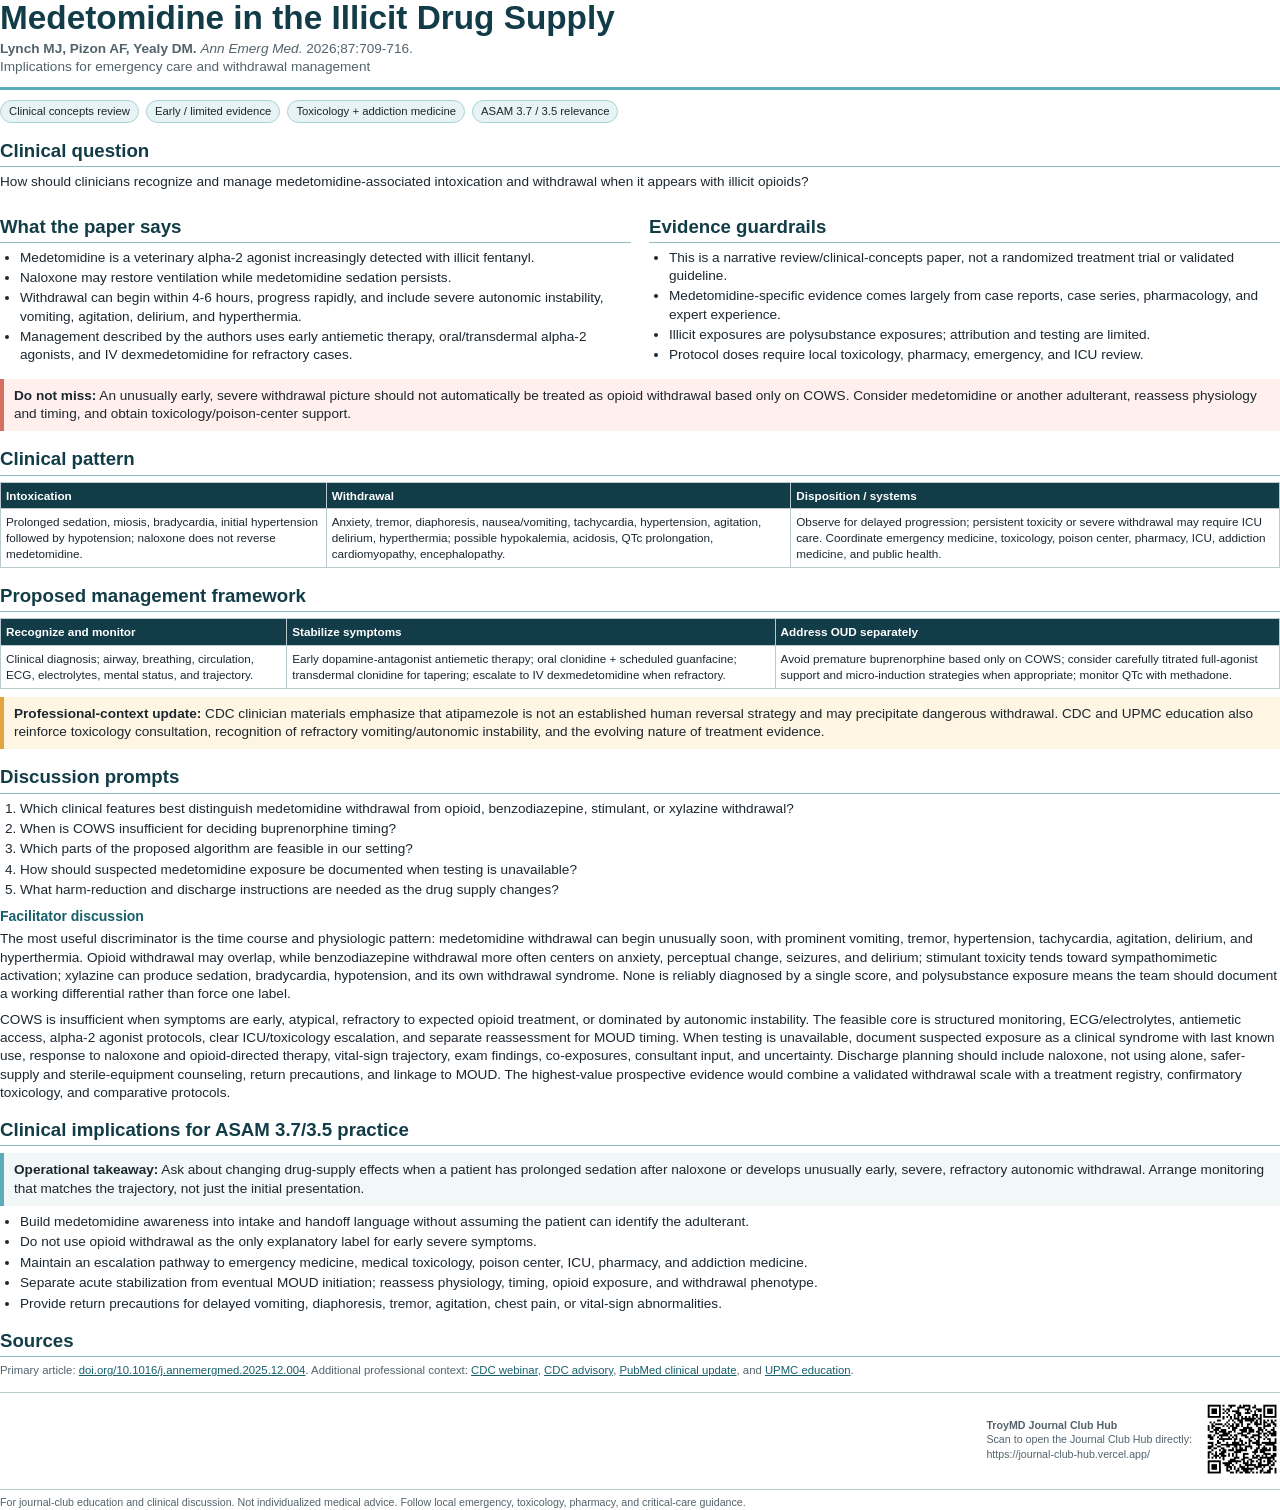
<file: articles/medetomidine-2026/medetomidine-journal-club-handout.html>
<!doctype html>
<html lang="en"><head><meta charset="utf-8"><title>Medetomidine Journal Club Handout</title>
<style>@page{size:letter;margin:0.55in}*{box-sizing:border-box}body{font:10.2pt/1.35 Arial,sans-serif;color:#1c2730;margin:0}h1{font-size:25pt;line-height:1.05;margin:0 0 5px;color:#123c47}h2{font-size:14pt;color:#123c47;border-bottom:1px solid #8fbac1;padding-bottom:3px;margin:15px 0 6px}h3{font-size:10.5pt;color:#17606b;margin:8px 0 3px}p{margin:4px 0 7px}ul,ol{margin:4px 0 7px;padding-left:20px}li{margin:2px 0}.header{border-bottom:3px solid #59aeb9;padding-bottom:10px}.header p{color:#53636b;margin:0}.chips{display:flex;gap:7px;flex-wrap:wrap;margin:10px 0}.chip{background:#e7f4f5;border:1px solid #a9d1d5;border-radius:12px;padding:3px 8px;font-size:8.5pt}.cols{display:grid;grid-template-columns:1fr 1fr;gap:18px}.box{background:#f2f7f7;border-left:4px solid #59aeb9;padding:8px 10px;margin:7px 0}.warn{background:#fff5e3;border-left-color:#e2a43e}.danger{background:#fff0ee;border-left-color:#d76e62}.small{font-size:8.5pt;color:#53636b}.algorithm{width:100%;border-collapse:collapse;margin:5px 0 8px;font-size:8.8pt}.algorithm th{background:#123c47;color:white;text-align:left}.algorithm td,.algorithm th{border:1px solid #b9c9cd;padding:5px;vertical-align:top}.footer{border-top:1px solid #b9c9cd;padding-top:5px;margin-top:12px;font-size:8pt;color:#53636b}.page-break{break-before:page;page-break-before:always}.qr-footer{display:flex;justify-content:flex-end;align-items:center;gap:12px;border-top:1px solid #b9c9cd;padding-top:8px;margin-top:14px;color:#53636b;font-size:8pt}.qr-footer img{width:76px;height:76px}a{color:#17606b}</style></head>
<body>
<div class="header"><h1>Medetomidine in the Illicit Drug Supply</h1><p><strong>Lynch MJ, Pizon AF, Yealy DM.</strong> <em>Ann Emerg Med.</em> 2026;87:709-716.</p><p>Implications for emergency care and withdrawal management</p></div>
<div class="chips"><span class="chip">Clinical concepts review</span><span class="chip">Early / limited evidence</span><span class="chip">Toxicology + addiction medicine</span><span class="chip">ASAM 3.7 / 3.5 relevance</span></div>
<h2>Clinical question</h2><p>How should clinicians recognize and manage medetomidine-associated intoxication and withdrawal when it appears with illicit opioids?</p>
<div class="cols"><div><h2>What the paper says</h2><ul><li>Medetomidine is a veterinary alpha-2 agonist increasingly detected with illicit fentanyl.</li><li>Naloxone may restore ventilation while medetomidine sedation persists.</li><li>Withdrawal can begin within 4-6 hours, progress rapidly, and include severe autonomic instability, vomiting, agitation, delirium, and hyperthermia.</li><li>Management described by the authors uses early antiemetic therapy, oral/transdermal alpha-2 agonists, and IV dexmedetomidine for refractory cases.</li></ul></div><div><h2>Evidence guardrails</h2><ul><li>This is a narrative review/clinical-concepts paper, not a randomized treatment trial or validated guideline.</li><li>Medetomidine-specific evidence comes largely from case reports, case series, pharmacology, and expert experience.</li><li>Illicit exposures are polysubstance exposures; attribution and testing are limited.</li><li>Protocol doses require local toxicology, pharmacy, emergency, and ICU review.</li></ul></div></div>
<div class="box danger"><strong>Do not miss:</strong> An unusually early, severe withdrawal picture should not automatically be treated as opioid withdrawal based only on COWS. Consider medetomidine or another adulterant, reassess physiology and timing, and obtain toxicology/poison-center support.</div>
<h2>Clinical pattern</h2><table class="algorithm"><tr><th>Intoxication</th><th>Withdrawal</th><th>Disposition / systems</th></tr><tr><td>Prolonged sedation, miosis, bradycardia, initial hypertension followed by hypotension; naloxone does not reverse medetomidine.</td><td>Anxiety, tremor, diaphoresis, nausea/vomiting, tachycardia, hypertension, agitation, delirium, hyperthermia; possible hypokalemia, acidosis, QTc prolongation, cardiomyopathy, encephalopathy.</td><td>Observe for delayed progression; persistent toxicity or severe withdrawal may require ICU care. Coordinate emergency medicine, toxicology, poison center, pharmacy, ICU, addiction medicine, and public health.</td></tr></table>
<h2>Proposed management framework</h2><table class="algorithm"><tr><th>Recognize and monitor</th><th>Stabilize symptoms</th><th>Address OUD separately</th></tr><tr><td>Clinical diagnosis; airway, breathing, circulation, ECG, electrolytes, mental status, and trajectory.</td><td>Early dopamine-antagonist antiemetic therapy; oral clonidine + scheduled guanfacine; transdermal clonidine for tapering; escalate to IV dexmedetomidine when refractory.</td><td>Avoid premature buprenorphine based only on COWS; consider carefully titrated full-agonist support and micro-induction strategies when appropriate; monitor QTc with methadone.</td></tr></table>
<div class="box warn"><strong>Professional-context update:</strong> CDC clinician materials emphasize that atipamezole is not an established human reversal strategy and may precipitate dangerous withdrawal. CDC and UPMC education also reinforce toxicology consultation, recognition of refractory vomiting/autonomic instability, and the evolving nature of treatment evidence.</div>
<h2>Discussion prompts</h2><ol><li>Which clinical features best distinguish medetomidine withdrawal from opioid, benzodiazepine, stimulant, or xylazine withdrawal?</li><li>When is COWS insufficient for deciding buprenorphine timing?</li><li>Which parts of the proposed algorithm are feasible in our setting?</li><li>How should suspected medetomidine exposure be documented when testing is unavailable?</li><li>What harm-reduction and discharge instructions are needed as the drug supply changes?</li></ol>
<h3>Facilitator discussion</h3><p>The most useful discriminator is the time course and physiologic pattern: medetomidine withdrawal can begin unusually soon, with prominent vomiting, tremor, hypertension, tachycardia, agitation, delirium, and hyperthermia. Opioid withdrawal may overlap, while benzodiazepine withdrawal more often centers on anxiety, perceptual change, seizures, and delirium; stimulant toxicity tends toward sympathomimetic activation; xylazine can produce sedation, bradycardia, hypotension, and its own withdrawal syndrome. None is reliably diagnosed by a single score, and polysubstance exposure means the team should document a working differential rather than force one label.</p><p>COWS is insufficient when symptoms are early, atypical, refractory to expected opioid treatment, or dominated by autonomic instability. The feasible core is structured monitoring, ECG/electrolytes, antiemetic access, alpha-2 agonist protocols, clear ICU/toxicology escalation, and separate reassessment for MOUD timing. When testing is unavailable, document suspected exposure as a clinical syndrome with last known use, response to naloxone and opioid-directed therapy, vital-sign trajectory, exam findings, co-exposures, consultant input, and uncertainty. Discharge planning should include naloxone, not using alone, safer-supply and sterile-equipment counseling, return precautions, and linkage to MOUD. The highest-value prospective evidence would combine a validated withdrawal scale with a treatment registry, confirmatory toxicology, and comparative protocols.</p>
<div class="page-break"></div><h2>Clinical implications for ASAM 3.7/3.5 practice</h2><div class="box"><strong>Operational takeaway:</strong> Ask about changing drug-supply effects when a patient has prolonged sedation after naloxone or develops unusually early, severe, refractory autonomic withdrawal. Arrange monitoring that matches the trajectory, not just the initial presentation.</div><ul><li>Build medetomidine awareness into intake and handoff language without assuming the patient can identify the adulterant.</li><li>Do not use opioid withdrawal as the only explanatory label for early severe symptoms.</li><li>Maintain an escalation pathway to emergency medicine, medical toxicology, poison center, ICU, pharmacy, and addiction medicine.</li><li>Separate acute stabilization from eventual MOUD initiation; reassess physiology, timing, opioid exposure, and withdrawal phenotype.</li><li>Provide return precautions for delayed vomiting, diaphoresis, tremor, agitation, chest pain, or vital-sign abnormalities.</li></ul>
<h2>Sources</h2><p class="small">Primary article: <a href="https://doi.org/10.1016/j.annemergmed.2025.12.004">doi.org/10.1016/j.annemergmed.2025.12.004</a>. Additional professional context: <a href="https://www.cdc.gov/overdose-prevention/hcp/trainings/medetomidine.html">CDC webinar</a>, <a href="https://www.cdc.gov/han/php/notices/han00527.html">CDC advisory</a>, <a href="https://pubmed.ncbi.nlm.nih.gov/42087295/">PubMed clinical update</a>, and <a href="https://cce.upmc.com/medetomidine-illicit-drug-supply-clinical-effects-and-management-strategies">UPMC education</a>.</p>
<div class="qr-footer"><div><strong>TroyMD Journal Club Hub</strong><br>Scan to open the Journal Club Hub directly:<br>https://journal-club-hub.vercel.app/</div><img src="medetomidine-hub-qr.png" alt="QR code linking directly to the Journal Club Hub"></div><div class="footer">For journal-club education and clinical discussion. Not individualized medical advice. Follow local emergency, toxicology, pharmacy, and critical-care guidance.</div>
</body></html>
</file>
<file: style.css>
/* ============================================
   Journal Club Hub — TroyMD
   Dark-first theme, dashboard layout
   ============================================ */

/* --- Reset & Base --- */
*, *::before, *::after { box-sizing: border-box; margin: 0; padding: 0; }

:root {
  /* Dark mode (default) */
  --bg: #171614;
  --surface: #1C1B19;
  --surface-alt: #201F1D;
  --border: #393836;
  --text: #CDCCCA;
  --text-muted: #97968F;
  --text-faint: #5A5957;
  --accent: #4F98A3;
  --accent-hover: #227F8B;
  --accent-glow: rgba(79, 152, 163, 0.12);
  --accent-subtle: rgba(79, 152, 163, 0.08);
  --error: #D163A7;
  --warning: #BB653B;
  --success: #6DAA45;
  --sidebar-bg: #141311;
  --sidebar-border: #2A2927;
  --card-shadow: 0 1px 3px rgba(0,0,0,0.4);
  --card-shadow-hover: 0 4px 16px rgba(0,0,0,0.5);
  --badge-bg: rgba(79, 152, 163, 0.15);
  --badge-text: #6DBAC5;
  --candidate-border: #4a4946;
  --overlay-bg: rgba(0,0,0,0.5);
}

[data-theme="light"] {
  --bg: #F7F6F2;
  --surface: #FFFFFF;
  --surface-alt: #F0EFEB;
  --border: #D4D1CA;
  --text: #28251D;
  --text-muted: #6B6A65;
  --text-faint: #A8A7A2;
  --accent: #01696F;
  --accent-hover: #0C4E54;
  --accent-glow: rgba(1, 105, 111, 0.08);
  --accent-subtle: rgba(1, 105, 111, 0.05);
  --error: #A12C7B;
  --warning: #964219;
  --success: #437A22;
  --sidebar-bg: #EEEDEA;
  --sidebar-border: #D4D1CA;
  --card-shadow: 0 1px 3px rgba(0,0,0,0.06);
  --card-shadow-hover: 0 4px 16px rgba(0,0,0,0.1);
  --badge-bg: rgba(1, 105, 111, 0.1);
  --badge-text: #01696F;
  --candidate-border: #C8C5BE;
  --overlay-bg: rgba(0,0,0,0.3);
}

html {
  scroll-behavior: smooth;
  scroll-padding-top: 24px;
}

body {
  font-family: 'Inter', -apple-system, BlinkMacSystemFont, 'Segoe UI', sans-serif;
  background: var(--bg);
  color: var(--text);
  line-height: 1.6;
  font-size: 15px;
  transition: background 0.3s ease, color 0.3s ease;
  -webkit-font-smoothing: antialiased;
  -moz-osx-font-smoothing: grayscale;
}

a {
  color: var(--accent);
  text-decoration: none;
  transition: color 0.2s;
}
a:hover { color: var(--accent-hover); }

/* --- Layout: Sidebar + Main --- */
.layout {
  display: flex;
  min-height: 100vh;
}

/* --- Sidebar --- */
.sidebar {
  position: fixed;
  top: 0;
  left: 0;
  width: 260px;
  height: 100vh;
  background: var(--sidebar-bg);
  border-right: 1px solid var(--sidebar-border);
  display: flex;
  flex-direction: column;
  z-index: 100;
  transition: transform 0.3s cubic-bezier(0.4, 0, 0.2, 1), background 0.3s ease;
  overflow-y: auto;
}

.sidebar-header {
  padding: 24px 20px 20px;
  border-bottom: 1px solid var(--sidebar-border);
}

.logo-link {
  display: flex;
  align-items: center;
  gap: 12px;
  color: var(--text);
  text-decoration: none;
}
.logo-link:hover { color: var(--text); }

.logo-mark {
  flex-shrink: 0;
  width: 40px;
  height: 40px;
}

.logo-text {
  display: flex;
  flex-direction: column;
}
.logo-title {
  font-size: 14px;
  font-weight: 700;
  letter-spacing: -0.02em;
  line-height: 1.2;
  color: var(--text);
}
.logo-title .logo-accent {
  color: var(--accent);
}
.logo-subtitle {
  font-size: 10px;
  font-weight: 500;
  color: var(--text-faint);
  letter-spacing: 0.04em;
  text-transform: none;
  margin-top: 2px;
}

/* Navigation */
.sidebar-nav {
  padding: 16px 12px;
  flex: 1;
}

.nav-list {
  list-style: none;
  display: flex;
  flex-direction: column;
  gap: 2px;
}

.nav-item a {
  display: flex;
  align-items: center;
  gap: 10px;
  padding: 10px 12px;
  border-radius: 8px;
  color: var(--text-muted);
  font-size: 14px;
  font-weight: 500;
  transition: all 0.15s ease;
  text-decoration: none;
}
.nav-item a:hover {
  background: var(--accent-subtle);
  color: var(--text);
}
.nav-item a.active {
  background: var(--accent-glow);
  color: var(--accent);
}
.nav-item a.active .nav-icon {
  color: var(--accent);
}

.nav-icon {
  width: 18px;
  height: 18px;
  flex-shrink: 0;
  opacity: 0.7;
}
.nav-item a:hover .nav-icon,
.nav-item a.active .nav-icon {
  opacity: 1;
}

.nav-divider {
  height: 1px;
  background: var(--sidebar-border);
  margin: 12px 0;
}

/* Sidebar Footer */
.sidebar-footer {
  padding: 16px 12px;
  border-top: 1px solid var(--sidebar-border);
  display: flex;
  flex-direction: column;
  gap: 8px;
}

/* Theme Toggle */
.theme-toggle {
  display: flex;
  align-items: center;
  gap: 10px;
  padding: 10px 12px;
  border-radius: 8px;
  border: none;
  background: transparent;
  color: var(--text-muted);
  font-size: 14px;
  font-weight: 500;
  font-family: inherit;
  cursor: pointer;
  width: 100%;
  text-align: left;
  transition: all 0.15s ease;
}
.theme-toggle:hover {
  background: var(--accent-subtle);
  color: var(--text);
}
.theme-toggle-icon {
  width: 18px;
  height: 18px;
  flex-shrink: 0;
}

.hub-link {
  display: flex;
  align-items: center;
  gap: 10px;
  padding: 10px 12px;
  border-radius: 8px;
  color: var(--text-faint);
  font-size: 13px;
  font-weight: 500;
  text-decoration: none;
  transition: all 0.15s ease;
}
.hub-link:hover {
  background: var(--accent-subtle);
  color: var(--text-muted);
}
.hub-link-icon {
  width: 16px;
  height: 16px;
  flex-shrink: 0;
}

/* --- Main Content --- */
.main {
  margin-left: 260px;
  flex: 1;
  min-height: 100vh;
}

.main-content {
  max-width: 1100px;
  margin: 0 auto;
  padding: 40px 40px 60px;
}

/* --- Hero --- */
.hero {
  padding-bottom: 48px;
  border-bottom: 1px solid var(--border);
  margin-bottom: 48px;
}
.hero-title {
  font-size: 36px;
  font-weight: 800;
  letter-spacing: -0.03em;
  line-height: 1.15;
  color: var(--text);
  margin-bottom: 8px;
}
.hero-title .accent {
  color: var(--accent);
}
.hero-subtitle {
  font-size: 17px;
  color: var(--text-muted);
  line-height: 1.5;
  max-width: 640px;
  margin-bottom: 16px;
  font-weight: 400;
}
.hero-desc {
  font-size: 14px;
  color: var(--text-faint);
  line-height: 1.6;
  max-width: 600px;
}

/* --- Section Common --- */
.section {
  margin-bottom: 56px;
}
.section-header {
  display: flex;
  align-items: baseline;
  gap: 12px;
  margin-bottom: 24px;
}
.section-title {
  font-size: 22px;
  font-weight: 700;
  letter-spacing: -0.02em;
  color: var(--text);
}
.section-count {
  font-size: 13px;
  font-weight: 600;
  color: var(--text-faint);
  background: var(--surface-alt);
  padding: 2px 10px;
  border-radius: 12px;
}
.section-intro {
  font-size: 14px;
  color: var(--text-muted);
  line-height: 1.6;
  margin-bottom: 20px;
  max-width: 700px;
}

/* --- Article Library Card (featured) --- */
.article-grid {
  display: grid;
  grid-template-columns: 1fr;
  gap: 20px;
}

.article-card {
  background: var(--surface);
  border: 1px solid var(--border);
  border-radius: 12px;
  padding: 28px;
  transition: all 0.2s ease;
  box-shadow: var(--card-shadow);
  text-decoration: none;
  color: var(--text);
  display: block;
  position: relative;
}
.article-card:hover {
  border-color: var(--accent);
  box-shadow: var(--card-shadow-hover);
  transform: translateY(-2px);
  color: var(--text);
}
.article-card::before {
  content: '';
  position: absolute;
  top: 0;
  left: 0;
  right: 0;
  height: 3px;
  background: var(--accent);
  border-radius: 12px 12px 0 0;
  opacity: 0;
  transition: opacity 0.2s;
}
.article-card:hover::before {
  opacity: 1;
}

.article-card-header {
  display: flex;
  align-items: flex-start;
  justify-content: space-between;
  gap: 16px;
  margin-bottom: 12px;
}

.article-card-title {
  font-size: 18px;
  font-weight: 700;
  line-height: 1.35;
  color: var(--text);
  letter-spacing: -0.01em;
}
.article-card:hover .article-card-title {
  color: var(--accent);
}

.article-arrow {
  flex-shrink: 0;
  width: 20px;
  height: 20px;
  color: var(--text-faint);
  transition: all 0.2s;
  margin-top: 2px;
}
.article-card:hover .article-arrow {
  color: var(--accent);
  transform: translateX(3px);
}

.article-meta {
  font-size: 13px;
  color: var(--text-muted);
  margin-bottom: 12px;
  line-height: 1.5;
}
.article-meta-org {
  font-weight: 600;
  color: var(--accent);
}

.article-badges {
  display: flex;
  flex-wrap: wrap;
  gap: 8px;
  margin-bottom: 14px;
}

.badge {
  display: inline-flex;
  align-items: center;
  gap: 4px;
  padding: 3px 10px;
  border-radius: 6px;
  font-size: 12px;
  font-weight: 600;
  letter-spacing: 0.01em;
}
.badge-evidence {
  background: rgba(187, 101, 59, 0.15);
  color: var(--warning);
}
.badge-type {
  background: var(--badge-bg);
  color: var(--badge-text);
}

.article-summary {
  font-size: 14px;
  color: var(--text-muted);
  line-height: 1.6;
  margin-bottom: 16px;
}

.article-tags {
  display: flex;
  flex-wrap: wrap;
  gap: 6px;
}
.tag {
  padding: 3px 10px;
  border-radius: 4px;
  font-size: 11px;
  font-weight: 500;
  background: var(--surface-alt);
  color: var(--text-faint);
  border: 1px solid var(--border);
}

.article-cta {
  display: inline-flex;
  align-items: center;
  gap: 6px;
  margin-top: 16px;
  padding: 8px 18px;
  background: var(--accent);
  color: #fff;
  border-radius: 8px;
  font-size: 14px;
  font-weight: 600;
  transition: background 0.2s;
}
.article-card:hover .article-cta {
  background: var(--accent-hover);
}

/* --- On the Radar (Ideas) Grid --- */
.ideas-grid {
  display: grid;
  grid-template-columns: repeat(2, 1fr);
  gap: 16px;
}

.idea-card {
  background: var(--surface);
  border: 1px dashed var(--candidate-border);
  border-radius: 10px;
  padding: 20px;
  transition: all 0.2s ease;
  box-shadow: var(--card-shadow);
  position: relative;
}
.idea-card:hover {
  border-color: var(--accent);
  border-style: solid;
  box-shadow: var(--card-shadow-hover);
}

.idea-card-header {
  display: flex;
  align-items: flex-start;
  justify-content: space-between;
  gap: 8px;
  margin-bottom: 8px;
}

.idea-number {
  font-size: 11px;
  font-weight: 700;
  color: var(--text-faint);
  flex-shrink: 0;
  width: 22px;
  height: 22px;
  display: flex;
  align-items: center;
  justify-content: center;
  border-radius: 6px;
  background: var(--surface-alt);
  border: 1px solid var(--border);
}

.candidate-badge {
  font-size: 10px;
  font-weight: 700;
  text-transform: uppercase;
  letter-spacing: 0.06em;
  color: var(--warning);
  background: rgba(187, 101, 59, 0.12);
  padding: 2px 8px;
  border-radius: 4px;
  flex-shrink: 0;
}

.idea-title {
  font-size: 14px;
  font-weight: 700;
  line-height: 1.4;
  color: var(--text);
  margin-bottom: 6px;
}

.idea-source {
  font-size: 12px;
  color: var(--text-faint);
  margin-bottom: 10px;
  line-height: 1.4;
}

.idea-finding {
  font-size: 13px;
  color: var(--text-muted);
  line-height: 1.55;
  margin-bottom: 10px;
}

.idea-why {
  font-size: 12px;
  color: var(--accent);
  font-weight: 600;
  line-height: 1.5;
  margin-bottom: 12px;
  padding-left: 10px;
  border-left: 2px solid var(--accent);
}

.idea-footer {
  display: flex;
  flex-wrap: wrap;
  align-items: center;
  gap: 6px;
}

.idea-tag {
  padding: 2px 8px;
  border-radius: 4px;
  font-size: 10px;
  font-weight: 600;
  background: var(--surface-alt);
  color: var(--text-faint);
  border: 1px solid var(--border);
}

.idea-link {
  display: inline-flex;
  align-items: center;
  gap: 4px;
  font-size: 12px;
  font-weight: 600;
  color: var(--accent);
  margin-left: auto;
}
.idea-link:hover {
  text-decoration: underline;
}
.idea-link-icon {
  width: 12px;
  height: 12px;
}

/* --- About Section --- */
.about-content {
  display: grid;
  grid-template-columns: 1fr 1fr;
  gap: 20px;
}
.about-card {
  background: var(--surface);
  border: 1px solid var(--border);
  border-radius: 10px;
  padding: 24px;
}
.about-card-title {
  font-size: 15px;
  font-weight: 700;
  color: var(--text);
  margin-bottom: 10px;
  display: flex;
  align-items: center;
  gap: 8px;
}
.about-icon {
  width: 18px;
  height: 18px;
  color: var(--accent);
  flex-shrink: 0;
}
.about-card p {
  font-size: 14px;
  color: var(--text-muted);
  line-height: 1.65;
}
.about-card ul {
  list-style: none;
  margin-top: 8px;
}
.about-card li {
  font-size: 13px;
  color: var(--text-muted);
  line-height: 1.6;
  padding-left: 16px;
  position: relative;
  margin-bottom: 4px;
}
.about-card li::before {
  content: '';
  position: absolute;
  left: 0;
  top: 10px;
  width: 6px;
  height: 6px;
  border-radius: 50%;
  background: var(--accent);
  opacity: 0.6;
}

/* --- Footer --- */
.footer {
  border-top: 1px solid var(--border);
  padding: 24px 0;
  margin-top: 40px;
  text-align: center;
}
.footer-text {
  font-size: 12px;
  color: var(--text-faint);
}
.footer a {
  color: var(--text-faint);
  text-decoration: underline;
  text-underline-offset: 2px;
}
.footer a:hover {
  color: var(--accent);
}

/* --- Mobile Hamburger --- */
.hamburger {
  display: none;
  position: fixed;
  top: 14px;
  left: 14px;
  z-index: 200;
  background: var(--surface);
  border: 1px solid var(--border);
  border-radius: 8px;
  padding: 8px;
  cursor: pointer;
  color: var(--text);
  box-shadow: var(--card-shadow);
}
.hamburger svg {
  width: 22px;
  height: 22px;
  display: block;
}

.sidebar-overlay {
  display: none;
  position: fixed;
  inset: 0;
  background: var(--overlay-bg);
  z-index: 90;
}

/* --- Responsive --- */
@media (max-width: 1024px) {
  .ideas-grid {
    grid-template-columns: 1fr;
  }
  .about-content {
    grid-template-columns: 1fr;
  }
}

@media (max-width: 768px) {
  .hamburger {
    display: block;
  }
  .sidebar {
    transform: translateX(-100%);
  }
  .sidebar.open {
    transform: translateX(0);
  }
  .sidebar-overlay.open {
    display: block;
  }
  .main {
    margin-left: 0;
  }
  .main-content {
    padding: 72px 20px 40px;
  }
  .hero-title {
    font-size: 28px;
  }
  .hero-subtitle {
    font-size: 15px;
  }
  .article-card {
    padding: 20px;
  }
  .article-card-title {
    font-size: 16px;
  }
  .ideas-grid {
    grid-template-columns: 1fr;
  }
  .about-content {
    grid-template-columns: 1fr;
  }
}

/* --- Smooth transitions for theme --- */
.sidebar,
.article-card,
.idea-card,
.about-card,
.badge,
.tag,
.idea-tag,
.hamburger {
  transition: background 0.3s ease, border-color 0.3s ease, color 0.3s ease, transform 0.2s ease, box-shadow 0.2s ease;
}

/* --- Scrollbar (dark theme friendly) --- */
::-webkit-scrollbar {
  width: 8px;
}
::-webkit-scrollbar-track {
  background: var(--bg);
}
::-webkit-scrollbar-thumb {
  background: var(--border);
  border-radius: 4px;
}
::-webkit-scrollbar-thumb:hover {
  background: var(--text-faint);
}

/* --- Feedback Box --- */
.feedback-box {
  background: var(--surface);
  border: 1px solid var(--border);
  border-radius: 10px;
  padding: 28px;
  margin-top: 16px;
}
.feedback-box h2 {
  font-size: 18px;
  font-weight: 700;
  color: var(--text);
  margin-bottom: 16px;
}
.feedback-form {
  display: flex;
  flex-direction: column;
  gap: 14px;
}
.feedback-field {
  display: flex;
  flex-direction: column;
  gap: 6px;
}
.feedback-field label {
  font-size: 13px;
  font-weight: 600;
  color: var(--text);
}
.feedback-field input,
.feedback-field textarea {
  background: var(--surface-alt);
  border: 1px solid var(--border);
  border-radius: 8px;
  padding: 10px 12px;
  font-size: 14px;
  color: var(--text);
  font-family: inherit;
  resize: vertical;
  transition: border-color 0.2s, box-shadow 0.2s;
}
.feedback-field input::placeholder,
.feedback-field textarea::placeholder {
  color: var(--text-faint);
}
.feedback-field input:focus,
.feedback-field textarea:focus {
  outline: none;
  border-color: var(--accent);
  box-shadow: 0 0 0 3px var(--accent-glow);
}
.feedback-field textarea {
  min-height: 90px;
}
.feedback-submit {
  display: inline-flex;
  align-items: center;
  gap: 6px;
  background: var(--accent);
  color: #fff;
  font-size: 14px;
  font-weight: 600;
  font-family: inherit;
  padding: 8px 20px;
  border-radius: 8px;
  border: none;
  cursor: pointer;
  align-self: flex-start;
  transition: background 0.2s, opacity 0.2s;
}
.feedback-submit:hover {
  background: var(--accent-hover);
}
.feedback-submit:disabled {
  opacity: 0.5;
  cursor: not-allowed;
}
.feedback-success {
  display: none;
  background: rgba(109, 170, 69, 0.12);
  border: 1px solid rgba(109, 170, 69, 0.3);
  color: var(--success);
  border-radius: 8px;
  padding: 10px 14px;
  font-size: 13px;
  margin-top: 10px;
}
.feedback-success.visible {
  display: block;
}
@media print {
  .feedback-box { display: none; }
}
@media (max-width: 768px) {
  .feedback-box { padding: 20px; }
}

/* --- +Request Button --- */
.request-btn {
  display: inline-flex;
  align-items: center;
  gap: 4px;
  padding: 4px 12px;
  font-size: 11px;
  font-weight: 700;
  font-family: inherit;
  color: var(--accent);
  background: var(--accent-glow);
  border: 1px solid rgba(79, 152, 163, 0.25);
  border-radius: 6px;
  cursor: pointer;
  transition: all 0.2s ease;
  white-space: nowrap;
  margin-left: auto;
}
.request-btn:hover {
  background: rgba(79, 152, 163, 0.2);
  border-color: var(--accent);
  color: var(--accent);
}
.request-btn:disabled {
  cursor: not-allowed;
  opacity: 0.6;
}
.request-btn.requested {
  background: rgba(109, 170, 69, 0.12);
  border-color: rgba(109, 170, 69, 0.3);
  color: var(--success);
  opacity: 1;
}
.request-btn svg {
  width: 12px;
  height: 12px;
}

/* Request inline text field */
.request-field {
  margin-top: 10px;
  padding: 10px;
  background: var(--surface);
  border: 1px solid var(--border);
  border-radius: 8px;
}
.request-textarea {
  width: 100%;
  min-height: 52px;
  padding: 8px 10px;
  font-size: 12px;
  font-family: 'Inter', sans-serif;
  color: var(--text);
  background: var(--bg);
  border: 1px solid var(--border);
  border-radius: 6px;
  resize: vertical;
  box-sizing: border-box;
}
.request-textarea:focus {
  outline: none;
  border-color: var(--accent);
}
.request-textarea::placeholder {
  color: var(--text-faint);
}
.request-actions {
  display: flex;
  gap: 8px;
  margin-top: 8px;
}
.request-send {
  padding: 4px 14px;
  font-size: 11px;
  font-weight: 600;
  font-family: 'Inter', sans-serif;
  color: #fff;
  background: var(--accent);
  border: none;
  border-radius: 6px;
  cursor: pointer;
  transition: background 0.15s ease;
}
.request-send:hover { background: var(--accent-hover); }
.request-send:disabled { opacity: 0.6; cursor: not-allowed; }
.request-cancel {
  padding: 4px 14px;
  font-size: 11px;
  font-weight: 500;
  font-family: 'Inter', sans-serif;
  color: var(--text-muted);
  background: transparent;
  border: 1px solid var(--border);
  border-radius: 6px;
  cursor: pointer;
  transition: border-color 0.15s ease;
}
.request-cancel:hover { border-color: var(--text-muted); }

/* Focus visible for a11y */
a:focus-visible,
button:focus-visible {
  outline: 2px solid var(--accent);
  outline-offset: 2px;
  border-radius: 4px;
}
</file>
<file: articles/delirium-tools-2023/style.css>
/* ============================================================
   7-OH Journal Club Dashboard — Clinical Dashboard Theme
   ============================================================ */

/* --- Reset & Base --- */
*, *::before, *::after { box-sizing: border-box; margin: 0; padding: 0; }

html {
  -moz-text-size-adjust: none;
  -webkit-text-size-adjust: none;
  text-size-adjust: none;
  -webkit-font-smoothing: antialiased;
  -moz-osx-font-smoothing: grayscale;
  text-rendering: optimizeLegibility;
  scroll-behavior: smooth;
  scroll-padding-top: 5rem;
}

body {
  min-height: 100dvh;
  line-height: 1.6;
  font-family: var(--font-body, 'Inter', sans-serif);
  font-size: var(--text-base);
  color: var(--color-text);
  background-color: var(--color-bg);
}

img, picture, video, canvas, svg { display: block; max-width: 100%; height: auto; }
ul[role="list"], ol[role="list"] { list-style: none; }
input, button, textarea, select { font: inherit; color: inherit; }
h1, h2, h3, h4, h5, h6 { text-wrap: balance; line-height: 1.2; }
p, li, figcaption { text-wrap: pretty; max-width: 72ch; }

::selection {
  background: rgba(79, 152, 163, 0.3);
  color: var(--color-text);
}

:focus-visible {
  outline: 2px solid var(--color-primary);
  outline-offset: 3px;
  border-radius: 0.375rem;
}

@media (prefers-reduced-motion: reduce) {
  *, *::before, *::after {
    animation-duration: 0.01ms !important;
    animation-iteration-count: 1 !important;
    transition-duration: 0.01ms !important;
    scroll-behavior: auto !important;
  }
}

button { cursor: pointer; background: none; border: none; }
table { border-collapse: collapse; width: 100%; }

a, button, [role="button"], [role="link"], input, textarea, select {
  transition: color 180ms cubic-bezier(0.16, 1, 0.3, 1),
              background 180ms cubic-bezier(0.16, 1, 0.3, 1),
              border-color 180ms cubic-bezier(0.16, 1, 0.3, 1),
              box-shadow 180ms cubic-bezier(0.16, 1, 0.3, 1);
}

.sr-only {
  position: absolute; width: 1px; height: 1px; padding: 0; margin: -1px;
  overflow: hidden; clip: rect(0, 0, 0, 0); white-space: nowrap; border-width: 0;
}

/* --- Design Tokens --- */
:root {
  --font-body: 'Inter', -apple-system, BlinkMacSystemFont, 'Segoe UI', sans-serif;
  --font-display: 'Inter', -apple-system, BlinkMacSystemFont, 'Segoe UI', sans-serif;

  --text-xs:   clamp(0.75rem,  0.7rem  + 0.25vw, 0.875rem);
  --text-sm:   clamp(0.875rem, 0.8rem  + 0.35vw, 1rem);
  --text-base: clamp(1rem,     0.95rem + 0.25vw, 1.0625rem);
  --text-lg:   clamp(1.125rem, 1rem    + 0.5vw,  1.375rem);
  --text-xl:   clamp(1.375rem, 1.1rem  + 1vw,    1.75rem);

  --space-1:  0.25rem;
  --space-2:  0.5rem;
  --space-3:  0.75rem;
  --space-4:  1rem;
  --space-5:  1.25rem;
  --space-6:  1.5rem;
  --space-8:  2rem;
  --space-10: 2.5rem;
  --space-12: 3rem;
  --space-16: 4rem;
  --space-20: 5rem;

  --radius-sm: 0.375rem;
  --radius-md: 0.5rem;
  --radius-lg: 0.75rem;
  --radius-xl: 1rem;
  --radius-full: 9999px;

  --transition-interactive: 180ms cubic-bezier(0.16, 1, 0.3, 1);
  --sidebar-width: 260px;
}

/* --- Dark Theme (Default) --- */
:root, [data-theme="dark"] {
  --color-bg:             #0f1419;
  --color-surface:        #151b22;
  --color-surface-2:      #1a2230;
  --color-surface-3:      #1e2738;
  --color-divider:        #2a3545;
  --color-border:         #2e3b4e;
  --color-border-hover:   #3d4f66;

  --color-text:           #dce4ec;
  --color-text-muted:     #8899aa;
  --color-text-faint:     #556677;
  --color-text-inverse:   #0f1419;

  --color-primary:        #4F98A3;
  --color-primary-hover:  #3b8591;
  --color-primary-active: #2d7380;
  --color-primary-subtle: rgba(79, 152, 163, 0.12);
  --color-primary-highlight: rgba(79, 152, 163, 0.15);

  --color-warning:        #e8943a;
  --color-warning-hover:  #d47f28;
  --color-warning-subtle: rgba(232, 148, 58, 0.12);
  --color-warning-highlight: rgba(232, 148, 58, 0.15);

  --color-error:          #e85858;
  --color-error-subtle:   rgba(232, 88, 88, 0.12);

  --color-success:        #5dba5d;
  --color-success-subtle: rgba(93, 186, 93, 0.12);

  --shadow-sm: 0 1px 3px rgba(0,0,0,0.3);
  --shadow-md: 0 4px 12px rgba(0,0,0,0.4);
  --shadow-lg: 0 12px 32px rgba(0,0,0,0.5);
}

/* --- Light Theme --- */
[data-theme="light"] {
  --color-bg:             #f0f2f5;
  --color-surface:        #ffffff;
  --color-surface-2:      #f8f9fa;
  --color-surface-3:      #f0f2f5;
  --color-divider:        #dde2e8;
  --color-border:         #ccd3dc;
  --color-border-hover:   #b0bcc8;

  --color-text:           #1a2332;
  --color-text-muted:     #5a6878;
  --color-text-faint:     #8896a6;
  --color-text-inverse:   #ffffff;

  --color-primary:        #2a7a85;
  --color-primary-hover:  #1f6670;
  --color-primary-active: #17545c;
  --color-primary-subtle: rgba(42, 122, 133, 0.08);
  --color-primary-highlight: rgba(42, 122, 133, 0.12);

  --color-warning:        #c67a1a;
  --color-warning-hover:  #a86614;
  --color-warning-subtle: rgba(198, 122, 26, 0.08);
  --color-warning-highlight: rgba(198, 122, 26, 0.12);

  --color-error:          #c44040;
  --color-error-subtle:   rgba(196, 64, 64, 0.08);

  --color-success:        #3a8a3a;
  --color-success-subtle: rgba(58, 138, 58, 0.08);

  --shadow-sm: 0 1px 3px rgba(0,0,0,0.06);
  --shadow-md: 0 4px 12px rgba(0,0,0,0.08);
  --shadow-lg: 0 12px 32px rgba(0,0,0,0.12);
}

/* System preference fallback */
@media (prefers-color-scheme: light) {
  :root:not([data-theme]) {
    --color-bg:             #f0f2f5;
    --color-surface:        #ffffff;
    --color-surface-2:      #f8f9fa;
    --color-surface-3:      #f0f2f5;
    --color-divider:        #dde2e8;
    --color-border:         #ccd3dc;
    --color-border-hover:   #b0bcc8;
    --color-text:           #1a2332;
    --color-text-muted:     #5a6878;
    --color-text-faint:     #8896a6;
    --color-text-inverse:   #ffffff;
    --color-primary:        #2a7a85;
    --color-primary-hover:  #1f6670;
    --color-primary-active: #17545c;
    --color-primary-subtle: rgba(42, 122, 133, 0.08);
    --color-primary-highlight: rgba(42, 122, 133, 0.12);
    --color-warning:        #c67a1a;
    --color-warning-hover:  #a86614;
    --color-warning-subtle: rgba(198, 122, 26, 0.08);
    --color-warning-highlight: rgba(198, 122, 26, 0.12);
    --color-error:          #c44040;
    --color-error-subtle:   rgba(196, 64, 64, 0.08);
    --color-success:        #3a8a3a;
    --color-success-subtle: rgba(58, 138, 58, 0.08);
    --shadow-sm: 0 1px 3px rgba(0,0,0,0.06);
    --shadow-md: 0 4px 12px rgba(0,0,0,0.08);
    --shadow-lg: 0 12px 32px rgba(0,0,0,0.12);
  }
}

/* ============================================================
   LAYOUT — Sidebar + Main
   ============================================================ */

.app-layout {
  display: flex;
  min-height: 100dvh;
}

/* --- Sidebar --- */
.sidebar {
  position: fixed;
  top: 0;
  left: 0;
  z-index: 100;
  width: var(--sidebar-width);
  height: 100dvh;
  background: var(--color-surface);
  border-right: 1px solid var(--color-border);
  display: flex;
  flex-direction: column;
  overflow-y: auto;
  overflow-x: hidden;
  padding: var(--space-6) 0;
  transition: transform 300ms cubic-bezier(0.16, 1, 0.3, 1);
}

.sidebar-header {
  padding: 0 var(--space-5);
  margin-bottom: var(--space-6);
}

.sidebar-logo {
  display: flex;
  align-items: center;
  gap: var(--space-2);
  margin-bottom: var(--space-3);
}

.sidebar-logo svg {
  flex-shrink: 0;
}

.sidebar-title {
  font-size: var(--text-sm);
  font-weight: 700;
  color: var(--color-primary);
  letter-spacing: -0.01em;
  line-height: 1.3;
}

.sidebar-subtitle {
  font-size: var(--text-xs);
  color: var(--color-text-muted);
  line-height: 1.4;
  margin-top: var(--space-1);
}

.sidebar-back {
  display: flex;
  align-items: center;
  gap: var(--space-2);
  font-size: var(--text-xs);
  color: var(--color-text-muted);
  text-decoration: none;
  padding: var(--space-2) var(--space-5);
  margin: 0 0 var(--space-4);
  transition: color var(--transition-interactive), background var(--transition-interactive);
}

.sidebar-back:hover {
  color: var(--color-primary);
  background: var(--color-primary-subtle);
}

.sidebar-nav {
  flex: 1;
  padding: 0;
}

.sidebar-nav-label {
  font-size: var(--text-xs);
  font-weight: 600;
  color: var(--color-text-faint);
  text-transform: uppercase;
  letter-spacing: 0.06em;
  padding: var(--space-2) var(--space-5);
}

.sidebar-nav a {
  display: flex;
  align-items: center;
  gap: var(--space-3);
  padding: var(--space-2) var(--space-5);
  font-size: var(--text-sm);
  color: var(--color-text-muted);
  text-decoration: none;
  border-left: 3px solid transparent;
  transition: all var(--transition-interactive);
  line-height: 1.4;
}

.sidebar-nav a:hover {
  color: var(--color-text);
  background: var(--color-primary-subtle);
}

.sidebar-nav a.active {
  color: var(--color-primary);
  background: var(--color-primary-subtle);
  border-left-color: var(--color-primary);
  font-weight: 500;
}

.sidebar-nav a .nav-icon {
  flex-shrink: 0;
  width: 16px;
  height: 16px;
  opacity: 0.6;
}

.sidebar-nav a.active .nav-icon {
  opacity: 1;
}

.sidebar-footer {
  padding: var(--space-4) var(--space-5);
  margin-top: auto;
  border-top: 1px solid var(--color-divider);
}

.theme-toggle {
  display: flex;
  align-items: center;
  gap: var(--space-2);
  width: 100%;
  padding: var(--space-2) var(--space-3);
  font-size: var(--text-xs);
  color: var(--color-text-muted);
  border-radius: var(--radius-md);
  transition: all var(--transition-interactive);
}

.theme-toggle:hover {
  color: var(--color-text);
  background: var(--color-primary-subtle);
}

/* --- Main Content --- */
.main-content {
  flex: 1;
  margin-left: var(--sidebar-width);
  padding: var(--space-6) var(--space-8);
  max-width: 100%;
  min-width: 0;
}

.main-inner {
  max-width: 960px;
  margin: 0 auto;
}

/* --- Mobile Hamburger --- */
.mobile-header {
  display: none;
  position: fixed;
  top: 0;
  left: 0;
  right: 0;
  z-index: 110;
  height: 56px;
  background: var(--color-surface);
  border-bottom: 1px solid var(--color-border);
  padding: 0 var(--space-4);
  align-items: center;
  gap: var(--space-3);
}

.hamburger {
  display: flex;
  align-items: center;
  justify-content: center;
  width: 40px;
  height: 40px;
  border-radius: var(--radius-md);
  color: var(--color-text);
  transition: background var(--transition-interactive);
}

.hamburger:hover {
  background: var(--color-primary-subtle);
}

.mobile-title {
  font-size: var(--text-sm);
  font-weight: 600;
  color: var(--color-primary);
  white-space: nowrap;
  overflow: hidden;
  text-overflow: ellipsis;
}

.sidebar-overlay {
  display: none;
  position: fixed;
  inset: 0;
  z-index: 99;
  background: rgba(0,0,0,0.5);
  backdrop-filter: blur(2px);
}

/* ============================================================
   QUICK STATS STRIP
   ============================================================ */

.quick-stats {
  display: flex;
  flex-wrap: wrap;
  gap: var(--space-3);
  margin-bottom: var(--space-6);
}

.stat-pill {
  display: inline-flex;
  align-items: center;
  gap: var(--space-2);
  padding: var(--space-1) var(--space-3);
  font-size: var(--text-xs);
  font-weight: 500;
  border-radius: var(--radius-full);
  border: 1px solid var(--color-border);
  background: var(--color-surface);
  white-space: nowrap;
}

.stat-pill .stat-label {
  color: var(--color-text-muted);
}

.stat-pill .stat-value {
  color: var(--color-text);
  font-weight: 600;
}

.stat-pill--primary {
  border-color: var(--color-primary);
  background: var(--color-primary-subtle);
}

.stat-pill--primary .stat-value {
  color: var(--color-primary);
}

.stat-pill--warning {
  border-color: var(--color-warning);
  background: var(--color-warning-subtle);
}

.stat-pill--warning .stat-value {
  color: var(--color-warning);
}

/* ============================================================
   SECTION CARDS
   ============================================================ */

.section-card {
  background: var(--color-surface);
  border: 1px solid var(--color-border);
  border-radius: var(--radius-lg);
  margin-bottom: var(--space-4);
  overflow: hidden;
  transition: border-color var(--transition-interactive);
}

.section-card:hover {
  border-color: var(--color-border-hover);
}

.section-header {
  display: flex;
  align-items: center;
  gap: var(--space-3);
  padding: var(--space-4) var(--space-5);
  cursor: pointer;
  user-select: none;
  transition: background var(--transition-interactive);
}

.section-header:hover {
  background: var(--color-primary-subtle);
}

.section-icon {
  flex-shrink: 0;
  width: 20px;
  height: 20px;
  color: var(--color-primary);
}

.section-title {
  flex: 1;
  font-size: var(--text-base);
  font-weight: 600;
  color: var(--color-text);
  letter-spacing: -0.01em;
}

.section-chevron {
  flex-shrink: 0;
  width: 20px;
  height: 20px;
  color: var(--color-text-faint);
  transition: transform 250ms cubic-bezier(0.16, 1, 0.3, 1);
}

.section-card.collapsed .section-chevron {
  transform: rotate(-90deg);
}

.section-body {
  padding: 0 var(--space-5) var(--space-5);
  overflow: hidden;
  transition: max-height 350ms cubic-bezier(0.16, 1, 0.3, 1),
              padding 350ms cubic-bezier(0.16, 1, 0.3, 1),
              opacity 250ms ease;
}

.section-card.collapsed .section-body {
  max-height: 0 !important;
  padding-top: 0;
  padding-bottom: 0;
  opacity: 0;
  pointer-events: none;
}

.section-divider {
  height: 1px;
  background: var(--color-divider);
  margin: 0 var(--space-5);
}

.section-card:not(.collapsed) .section-divider {
  margin-bottom: var(--space-4);
}

.section-card.collapsed .section-divider {
  display: none;
}

/* ============================================================
   CONTENT TYPOGRAPHY
   ============================================================ */

.content-block h3 {
  font-size: var(--text-base);
  font-weight: 600;
  color: var(--color-text);
  margin: var(--space-5) 0 var(--space-3);
  padding-bottom: var(--space-2);
  border-bottom: 1px solid var(--color-divider);
}

.content-block h3:first-child {
  margin-top: 0;
}

.content-block p {
  font-size: var(--text-sm);
  color: var(--color-text-muted);
  margin-bottom: var(--space-3);
  line-height: 1.65;
}

.content-block ul,
.content-block ol {
  padding-left: var(--space-5);
  margin-bottom: var(--space-3);
}

.content-block li {
  font-size: var(--text-sm);
  color: var(--color-text);
  margin-bottom: var(--space-2);
  line-height: 1.55;
}

.content-block li::marker {
  color: var(--color-primary);
}

.content-block strong {
  color: var(--color-text);
  font-weight: 600;
}

.content-block a {
  color: var(--color-primary);
  text-decoration: underline;
  text-underline-offset: 2px;
}

.content-block a:hover {
  color: var(--color-primary-hover);
}

/* --- Evidence Badge --- */
.badge {
  display: inline-flex;
  align-items: center;
  gap: var(--space-1);
  padding: var(--space-1) var(--space-3);
  font-size: var(--text-xs);
  font-weight: 600;
  border-radius: var(--radius-full);
  letter-spacing: 0.02em;
}

.badge--warning {
  background: var(--color-warning-subtle);
  color: var(--color-warning);
  border: 1px solid var(--color-warning);
}

.badge--primary {
  background: var(--color-primary-subtle);
  color: var(--color-primary);
  border: 1px solid var(--color-primary);
}

.badge--error {
  background: var(--color-error-subtle);
  color: var(--color-error);
  border: 1px solid var(--color-error);
}

.badge--success {
  background: var(--color-success-subtle);
  color: var(--color-success);
  border: 1px solid var(--color-success);
}

/* --- Metadata Grid --- */
.meta-grid {
  display: grid;
  grid-template-columns: repeat(auto-fill, minmax(200px, 1fr));
  gap: var(--space-3);
  margin-bottom: var(--space-4);
}

.meta-item {
  background: var(--color-surface-2);
  border-radius: var(--radius-md);
  padding: var(--space-3) var(--space-4);
}

.meta-label {
  font-size: var(--text-xs);
  color: var(--color-text-faint);
  text-transform: uppercase;
  letter-spacing: 0.05em;
  margin-bottom: var(--space-1);
  font-weight: 500;
}

.meta-value {
  font-size: var(--text-sm);
  color: var(--color-text);
  font-weight: 500;
}

/* --- Data Table --- */
.data-table {
  width: 100%;
  font-size: var(--text-sm);
  margin: var(--space-3) 0;
  border-radius: var(--radius-md);
  overflow: hidden;
  border: 1px solid var(--color-divider);
}

.data-table thead {
  background: var(--color-surface-2);
}

.data-table th {
  padding: var(--space-2) var(--space-3);
  font-size: var(--text-xs);
  font-weight: 600;
  color: var(--color-text-muted);
  text-align: left;
  text-transform: uppercase;
  letter-spacing: 0.04em;
  border-bottom: 1px solid var(--color-divider);
}

.data-table td {
  padding: var(--space-2) var(--space-3);
  color: var(--color-text);
  border-bottom: 1px solid var(--color-divider);
  font-variant-numeric: tabular-nums;
}

.data-table tbody tr:last-child td {
  border-bottom: none;
}

.data-table tbody tr:hover {
  background: var(--color-primary-subtle);
}

/* --- Key Value Highlight --- */
.kv-highlight {
  display: inline-flex;
  align-items: baseline;
  gap: var(--space-1);
  padding: var(--space-1) var(--space-2);
  background: var(--color-surface-2);
  border-radius: var(--radius-sm);
  font-size: var(--text-sm);
  font-variant-numeric: tabular-nums;
}

.kv-highlight .kv-key {
  color: var(--color-text-muted);
  font-weight: 400;
}

.kv-highlight .kv-val {
  color: var(--color-primary);
  font-weight: 600;
}

/* --- Two-Column Layout (Strengths/Limitations) --- */
.two-col {
  display: grid;
  grid-template-columns: 1fr 1fr;
  gap: var(--space-4);
}

.two-col-panel {
  background: var(--color-surface-2);
  border-radius: var(--radius-md);
  padding: var(--space-4);
}

.two-col-panel h4 {
  font-size: var(--text-sm);
  font-weight: 600;
  margin-bottom: var(--space-3);
  display: flex;
  align-items: center;
  gap: var(--space-2);
}

.two-col-panel--strength h4 {
  color: var(--color-success);
}

.two-col-panel--limitation h4 {
  color: var(--color-warning);
}

.two-col-panel ol {
  padding-left: var(--space-5);
}

.two-col-panel li {
  font-size: var(--text-sm);
  color: var(--color-text);
  margin-bottom: var(--space-2);
  line-height: 1.55;
}

/* --- Discussion Cards --- */
.discussion-cards {
  display: flex;
  flex-direction: column;
  gap: var(--space-3);
}

.discussion-card {
  background: var(--color-surface-2);
  border: 1px solid var(--color-divider);
  border-radius: var(--radius-md);
  padding: var(--space-4);
  display: flex;
  gap: var(--space-3);
  align-items: flex-start;
}

.discussion-num {
  flex-shrink: 0;
  width: 28px;
  height: 28px;
  display: flex;
  align-items: center;
  justify-content: center;
  background: var(--color-primary-subtle);
  color: var(--color-primary);
  border: 1px solid var(--color-primary);
  border-radius: var(--radius-full);
  font-size: var(--text-xs);
  font-weight: 700;
}

.discussion-card p {
  font-size: var(--text-sm);
  color: var(--color-text);
  line-height: 1.55;
  margin: 0;
}

/* --- Clinical Alert Box --- */
.clinical-alert {
  background: var(--color-warning-subtle);
  border: 1px solid var(--color-warning);
  border-radius: var(--radius-md);
  padding: var(--space-3) var(--space-4);
  margin-bottom: var(--space-4);
  display: flex;
  gap: var(--space-3);
  align-items: flex-start;
}

.clinical-alert svg {
  flex-shrink: 0;
  color: var(--color-warning);
  margin-top: 2px;
}

.clinical-alert p {
  font-size: var(--text-sm);
  color: var(--color-text);
  margin: 0;
  line-height: 1.55;
}

/* --- Reference List --- */
.ref-list {
  list-style: none;
  padding: 0;
}

.ref-list li {
  font-size: var(--text-sm);
  color: var(--color-text);
  padding: var(--space-2) 0;
  border-bottom: 1px solid var(--color-divider);
  line-height: 1.55;
}

.ref-list li:last-child {
  border-bottom: none;
}

.ref-list .ref-authors {
  color: var(--color-text-muted);
}

/* ============================================================
   FOOTER
   ============================================================ */

.site-footer {
  margin-top: var(--space-12);
  padding: var(--space-4) 0;
  border-top: 1px solid var(--color-divider);
  text-align: center;
  font-size: var(--text-xs);
  color: var(--color-text-faint);
}

.site-footer a {
  color: var(--color-text-muted);
  text-decoration: none;
}

.site-footer a:hover {
  color: var(--color-primary);
}

/* ============================================================
   RESPONSIVE — Mobile < 768px
   ============================================================ */

@media (max-width: 768px) {
  .mobile-header {
    display: flex;
  }

  .sidebar {
    transform: translateX(-100%);
    width: 280px;
  }

  .sidebar.open {
    transform: translateX(0);
  }

  .sidebar-overlay.visible {
    display: block;
  }

  .main-content {
    margin-left: 0;
    padding: calc(56px + var(--space-4)) var(--space-4) var(--space-6);
  }

  .quick-stats {
    overflow-x: auto;
    flex-wrap: nowrap;
    -webkit-overflow-scrolling: touch;
    padding-bottom: var(--space-2);
  }

  .two-col {
    grid-template-columns: 1fr;
  }

  .meta-grid {
    grid-template-columns: 1fr 1fr;
  }

  .section-header {
    padding: var(--space-3) var(--space-4);
  }

  .section-body {
    padding: 0 var(--space-4) var(--space-4);
  }

  .section-divider {
    margin: 0 var(--space-4);
  }
}

@media (max-width: 480px) {
  .meta-grid {
    grid-template-columns: 1fr;
  }
}

/* ============================================================
   SUB-SECTION TABS (for Key Findings)
   ============================================================ */

.subsection-tabs {
  display: flex;
  gap: var(--space-1);
  padding: var(--space-1);
  background: var(--color-surface-2);
  border-radius: var(--radius-md);
  margin-bottom: var(--space-4);
  overflow-x: auto;
}

.subsection-tab {
  padding: var(--space-2) var(--space-3);
  font-size: var(--text-xs);
  font-weight: 500;
  color: var(--color-text-muted);
  border-radius: var(--radius-sm);
  white-space: nowrap;
  transition: all var(--transition-interactive);
}

.subsection-tab:hover {
  color: var(--color-text);
  background: var(--color-surface-3);
}

.subsection-tab.active {
  color: var(--color-primary);
  background: var(--color-surface);
  box-shadow: var(--shadow-sm);
  font-weight: 600;
}

.subsection-panel {
  display: none;
}

.subsection-panel.active {
  display: block;
}

/* --- Potency comparison bar --- */
.potency-bar-wrap {
  margin: var(--space-3) 0;
}

.potency-bar-label {
  display: flex;
  justify-content: space-between;
  font-size: var(--text-xs);
  color: var(--color-text-muted);
  margin-bottom: var(--space-1);
}

.potency-bar {
  height: 8px;
  background: var(--color-surface-3);
  border-radius: var(--radius-full);
  overflow: hidden;
  position: relative;
}

.potency-bar-fill {
  height: 100%;
  border-radius: var(--radius-full);
  background: var(--color-primary);
  transition: width 600ms cubic-bezier(0.16, 1, 0.3, 1);
}

.potency-bar-fill--warning {
  background: var(--color-warning);
}

/* ============================================================
   FEEDBACK FORM
   ============================================================ */
.feedback-form { display: flex; flex-direction: column; gap: var(--space-3); margin-top: var(--space-3); }
.feedback-field { display: flex; flex-direction: column; gap: var(--space-1); }
.feedback-field label { font-size: var(--text-xs); font-weight: 500; color: var(--color-text-muted); text-transform: uppercase; letter-spacing: 0.04em; }
.feedback-field input,
.feedback-field textarea { padding: var(--space-2) var(--space-3); font-size: var(--text-sm); background: var(--color-surface-2); border: 1px solid var(--color-border); border-radius: var(--radius-md); color: var(--color-text); resize: vertical; transition: border-color var(--transition-interactive); }
.feedback-field input:focus,
.feedback-field textarea:focus { outline: none; border-color: var(--color-primary); }
.feedback-field textarea { min-height: 100px; }
.feedback-submit { align-self: flex-start; padding: var(--space-2) var(--space-5); font-size: var(--text-sm); font-weight: 600; color: var(--color-text-inverse); background: var(--color-primary); border: none; border-radius: var(--radius-md); cursor: pointer; transition: background var(--transition-interactive); }
.feedback-submit:hover { background: var(--color-primary-hover); }
.feedback-submit:disabled { opacity: 0.6; cursor: not-allowed; }
.feedback-success { display: none; padding: var(--space-3); background: var(--color-success-subtle); border: 1px solid var(--color-success); border-radius: var(--radius-md); color: var(--color-success); font-size: var(--text-sm); font-weight: 500; margin-top: var(--space-2); }
.feedback-success.visible { display: block; }

/* ============================================================
   DOWNLOAD LINKS (Provider Resources)
   ============================================================ */
.download-link { display: inline-flex; align-items: center; gap: var(--space-2); padding: var(--space-2) var(--space-4); font-size: var(--text-sm); font-weight: 600; color: var(--color-primary); background: var(--color-surface-2); border: 1px solid var(--color-border); border-radius: var(--radius-md); text-decoration: none; transition: background var(--transition-interactive), border-color var(--transition-interactive); }
.download-link:hover { background: var(--color-surface-3); border-color: var(--color-primary); }
.download-link svg { width: 16px; height: 16px; flex-shrink: 0; }
</file>
<file: articles/fda-7oh-2025/style.css>
/* ============================================================
   7-OH Journal Club Dashboard — Clinical Dashboard Theme
   ============================================================ */

/* --- Reset & Base --- */
*, *::before, *::after { box-sizing: border-box; margin: 0; padding: 0; }

html {
  -moz-text-size-adjust: none;
  -webkit-text-size-adjust: none;
  text-size-adjust: none;
  -webkit-font-smoothing: antialiased;
  -moz-osx-font-smoothing: grayscale;
  text-rendering: optimizeLegibility;
  scroll-behavior: smooth;
  scroll-padding-top: 5rem;
}

body {
  min-height: 100dvh;
  line-height: 1.6;
  font-family: var(--font-body, 'Inter', sans-serif);
  font-size: var(--text-base);
  color: var(--color-text);
  background-color: var(--color-bg);
}

img, picture, video, canvas, svg { display: block; max-width: 100%; height: auto; }
ul[role="list"], ol[role="list"] { list-style: none; }
input, button, textarea, select { font: inherit; color: inherit; }
h1, h2, h3, h4, h5, h6 { text-wrap: balance; line-height: 1.2; }
p, li, figcaption { text-wrap: pretty; max-width: 72ch; }

::selection {
  background: rgba(79, 152, 163, 0.3);
  color: var(--color-text);
}

:focus-visible {
  outline: 2px solid var(--color-primary);
  outline-offset: 3px;
  border-radius: 0.375rem;
}

@media (prefers-reduced-motion: reduce) {
  *, *::before, *::after {
    animation-duration: 0.01ms !important;
    animation-iteration-count: 1 !important;
    transition-duration: 0.01ms !important;
    scroll-behavior: auto !important;
  }
}

button { cursor: pointer; background: none; border: none; }
table { border-collapse: collapse; width: 100%; }

a, button, [role="button"], [role="link"], input, textarea, select {
  transition: color 180ms cubic-bezier(0.16, 1, 0.3, 1),
              background 180ms cubic-bezier(0.16, 1, 0.3, 1),
              border-color 180ms cubic-bezier(0.16, 1, 0.3, 1),
              box-shadow 180ms cubic-bezier(0.16, 1, 0.3, 1);
}

.sr-only {
  position: absolute; width: 1px; height: 1px; padding: 0; margin: -1px;
  overflow: hidden; clip: rect(0, 0, 0, 0); white-space: nowrap; border-width: 0;
}

/* --- Design Tokens --- */
:root {
  --font-body: 'Inter', -apple-system, BlinkMacSystemFont, 'Segoe UI', sans-serif;
  --font-display: 'Inter', -apple-system, BlinkMacSystemFont, 'Segoe UI', sans-serif;

  --text-xs:   clamp(0.75rem,  0.7rem  + 0.25vw, 0.875rem);
  --text-sm:   clamp(0.875rem, 0.8rem  + 0.35vw, 1rem);
  --text-base: clamp(1rem,     0.95rem + 0.25vw, 1.0625rem);
  --text-lg:   clamp(1.125rem, 1rem    + 0.5vw,  1.375rem);
  --text-xl:   clamp(1.375rem, 1.1rem  + 1vw,    1.75rem);

  --space-1:  0.25rem;
  --space-2:  0.5rem;
  --space-3:  0.75rem;
  --space-4:  1rem;
  --space-5:  1.25rem;
  --space-6:  1.5rem;
  --space-8:  2rem;
  --space-10: 2.5rem;
  --space-12: 3rem;
  --space-16: 4rem;
  --space-20: 5rem;

  --radius-sm: 0.375rem;
  --radius-md: 0.5rem;
  --radius-lg: 0.75rem;
  --radius-xl: 1rem;
  --radius-full: 9999px;

  --transition-interactive: 180ms cubic-bezier(0.16, 1, 0.3, 1);
  --sidebar-width: 260px;
}

/* --- Dark Theme (Default) --- */
:root, [data-theme="dark"] {
  --color-bg:             #0f1419;
  --color-surface:        #151b22;
  --color-surface-2:      #1a2230;
  --color-surface-3:      #1e2738;
  --color-divider:        #2a3545;
  --color-border:         #2e3b4e;
  --color-border-hover:   #3d4f66;

  --color-text:           #dce4ec;
  --color-text-muted:     #8899aa;
  --color-text-faint:     #556677;
  --color-text-inverse:   #0f1419;

  --color-primary:        #4F98A3;
  --color-primary-hover:  #3b8591;
  --color-primary-active: #2d7380;
  --color-primary-subtle: rgba(79, 152, 163, 0.12);
  --color-primary-highlight: rgba(79, 152, 163, 0.15);

  --color-warning:        #e8943a;
  --color-warning-hover:  #d47f28;
  --color-warning-subtle: rgba(232, 148, 58, 0.12);
  --color-warning-highlight: rgba(232, 148, 58, 0.15);

  --color-error:          #e85858;
  --color-error-subtle:   rgba(232, 88, 88, 0.12);

  --color-success:        #5dba5d;
  --color-success-subtle: rgba(93, 186, 93, 0.12);

  --shadow-sm: 0 1px 3px rgba(0,0,0,0.3);
  --shadow-md: 0 4px 12px rgba(0,0,0,0.4);
  --shadow-lg: 0 12px 32px rgba(0,0,0,0.5);
}

/* --- Light Theme --- */
[data-theme="light"] {
  --color-bg:             #f0f2f5;
  --color-surface:        #ffffff;
  --color-surface-2:      #f8f9fa;
  --color-surface-3:      #f0f2f5;
  --color-divider:        #dde2e8;
  --color-border:         #ccd3dc;
  --color-border-hover:   #b0bcc8;

  --color-text:           #1a2332;
  --color-text-muted:     #5a6878;
  --color-text-faint:     #8896a6;
  --color-text-inverse:   #ffffff;

  --color-primary:        #2a7a85;
  --color-primary-hover:  #1f6670;
  --color-primary-active: #17545c;
  --color-primary-subtle: rgba(42, 122, 133, 0.08);
  --color-primary-highlight: rgba(42, 122, 133, 0.12);

  --color-warning:        #c67a1a;
  --color-warning-hover:  #a86614;
  --color-warning-subtle: rgba(198, 122, 26, 0.08);
  --color-warning-highlight: rgba(198, 122, 26, 0.12);

  --color-error:          #c44040;
  --color-error-subtle:   rgba(196, 64, 64, 0.08);

  --color-success:        #3a8a3a;
  --color-success-subtle: rgba(58, 138, 58, 0.08);

  --shadow-sm: 0 1px 3px rgba(0,0,0,0.06);
  --shadow-md: 0 4px 12px rgba(0,0,0,0.08);
  --shadow-lg: 0 12px 32px rgba(0,0,0,0.12);
}

/* System preference fallback */
@media (prefers-color-scheme: light) {
  :root:not([data-theme]) {
    --color-bg:             #f0f2f5;
    --color-surface:        #ffffff;
    --color-surface-2:      #f8f9fa;
    --color-surface-3:      #f0f2f5;
    --color-divider:        #dde2e8;
    --color-border:         #ccd3dc;
    --color-border-hover:   #b0bcc8;
    --color-text:           #1a2332;
    --color-text-muted:     #5a6878;
    --color-text-faint:     #8896a6;
    --color-text-inverse:   #ffffff;
    --color-primary:        #2a7a85;
    --color-primary-hover:  #1f6670;
    --color-primary-active: #17545c;
    --color-primary-subtle: rgba(42, 122, 133, 0.08);
    --color-primary-highlight: rgba(42, 122, 133, 0.12);
    --color-warning:        #c67a1a;
    --color-warning-hover:  #a86614;
    --color-warning-subtle: rgba(198, 122, 26, 0.08);
    --color-warning-highlight: rgba(198, 122, 26, 0.12);
    --color-error:          #c44040;
    --color-error-subtle:   rgba(196, 64, 64, 0.08);
    --color-success:        #3a8a3a;
    --color-success-subtle: rgba(58, 138, 58, 0.08);
    --shadow-sm: 0 1px 3px rgba(0,0,0,0.06);
    --shadow-md: 0 4px 12px rgba(0,0,0,0.08);
    --shadow-lg: 0 12px 32px rgba(0,0,0,0.12);
  }
}

/* ============================================================
   LAYOUT — Sidebar + Main
   ============================================================ */

.app-layout {
  display: flex;
  min-height: 100dvh;
}

/* --- Sidebar --- */
.sidebar {
  position: fixed;
  top: 0;
  left: 0;
  z-index: 100;
  width: var(--sidebar-width);
  height: 100dvh;
  background: var(--color-surface);
  border-right: 1px solid var(--color-border);
  display: flex;
  flex-direction: column;
  overflow-y: auto;
  overflow-x: hidden;
  padding: var(--space-6) 0;
  transition: transform 300ms cubic-bezier(0.16, 1, 0.3, 1);
}

.sidebar-header {
  padding: 0 var(--space-5);
  margin-bottom: var(--space-6);
}

.sidebar-logo {
  display: flex;
  align-items: center;
  gap: var(--space-2);
  margin-bottom: var(--space-3);
}

.sidebar-logo svg {
  flex-shrink: 0;
}

.sidebar-title {
  font-size: var(--text-sm);
  font-weight: 700;
  color: var(--color-primary);
  letter-spacing: -0.01em;
  line-height: 1.3;
}

.sidebar-subtitle {
  font-size: var(--text-xs);
  color: var(--color-text-muted);
  line-height: 1.4;
  margin-top: var(--space-1);
}

.sidebar-back {
  display: flex;
  align-items: center;
  gap: var(--space-2);
  font-size: var(--text-xs);
  color: var(--color-text-muted);
  text-decoration: none;
  padding: var(--space-2) var(--space-5);
  margin: 0 0 var(--space-4);
  transition: color var(--transition-interactive), background var(--transition-interactive);
}

.sidebar-back:hover {
  color: var(--color-primary);
  background: var(--color-primary-subtle);
}

.sidebar-nav {
  flex: 1;
  padding: 0;
}

.sidebar-nav-label {
  font-size: var(--text-xs);
  font-weight: 600;
  color: var(--color-text-faint);
  text-transform: uppercase;
  letter-spacing: 0.06em;
  padding: var(--space-2) var(--space-5);
}

.sidebar-nav a {
  display: flex;
  align-items: center;
  gap: var(--space-3);
  padding: var(--space-2) var(--space-5);
  font-size: var(--text-sm);
  color: var(--color-text-muted);
  text-decoration: none;
  border-left: 3px solid transparent;
  transition: all var(--transition-interactive);
  line-height: 1.4;
}

.sidebar-nav a:hover {
  color: var(--color-text);
  background: var(--color-primary-subtle);
}

.sidebar-nav a.active {
  color: var(--color-primary);
  background: var(--color-primary-subtle);
  border-left-color: var(--color-primary);
  font-weight: 500;
}

.sidebar-nav a .nav-icon {
  flex-shrink: 0;
  width: 16px;
  height: 16px;
  opacity: 0.6;
}

.sidebar-nav a.active .nav-icon {
  opacity: 1;
}

.sidebar-footer {
  padding: var(--space-4) var(--space-5);
  margin-top: auto;
  border-top: 1px solid var(--color-divider);
}

.theme-toggle {
  display: flex;
  align-items: center;
  gap: var(--space-2);
  width: 100%;
  padding: var(--space-2) var(--space-3);
  font-size: var(--text-xs);
  color: var(--color-text-muted);
  border-radius: var(--radius-md);
  transition: all var(--transition-interactive);
}

.theme-toggle:hover {
  color: var(--color-text);
  background: var(--color-primary-subtle);
}

/* --- Main Content --- */
.main-content {
  flex: 1;
  margin-left: var(--sidebar-width);
  padding: var(--space-6) var(--space-8);
  max-width: 100%;
  min-width: 0;
}

.main-inner {
  max-width: 960px;
  margin: 0 auto;
}

/* --- Mobile Hamburger --- */
.mobile-header {
  display: none;
  position: fixed;
  top: 0;
  left: 0;
  right: 0;
  z-index: 110;
  height: 56px;
  background: var(--color-surface);
  border-bottom: 1px solid var(--color-border);
  padding: 0 var(--space-4);
  align-items: center;
  gap: var(--space-3);
}

.hamburger {
  display: flex;
  align-items: center;
  justify-content: center;
  width: 40px;
  height: 40px;
  border-radius: var(--radius-md);
  color: var(--color-text);
  transition: background var(--transition-interactive);
}

.hamburger:hover {
  background: var(--color-primary-subtle);
}

.mobile-title {
  font-size: var(--text-sm);
  font-weight: 600;
  color: var(--color-primary);
  white-space: nowrap;
  overflow: hidden;
  text-overflow: ellipsis;
}

.sidebar-overlay {
  display: none;
  position: fixed;
  inset: 0;
  z-index: 99;
  background: rgba(0,0,0,0.5);
  backdrop-filter: blur(2px);
}

/* ============================================================
   QUICK STATS STRIP
   ============================================================ */

.quick-stats {
  display: flex;
  flex-wrap: wrap;
  gap: var(--space-3);
  margin-bottom: var(--space-6);
}

.stat-pill {
  display: inline-flex;
  align-items: center;
  gap: var(--space-2);
  padding: var(--space-1) var(--space-3);
  font-size: var(--text-xs);
  font-weight: 500;
  border-radius: var(--radius-full);
  border: 1px solid var(--color-border);
  background: var(--color-surface);
  white-space: nowrap;
}

.stat-pill .stat-label {
  color: var(--color-text-muted);
}

.stat-pill .stat-value {
  color: var(--color-text);
  font-weight: 600;
}

.stat-pill--primary {
  border-color: var(--color-primary);
  background: var(--color-primary-subtle);
}

.stat-pill--primary .stat-value {
  color: var(--color-primary);
}

.stat-pill--warning {
  border-color: var(--color-warning);
  background: var(--color-warning-subtle);
}

.stat-pill--warning .stat-value {
  color: var(--color-warning);
}

/* ============================================================
   SECTION CARDS
   ============================================================ */

.section-card {
  background: var(--color-surface);
  border: 1px solid var(--color-border);
  border-radius: var(--radius-lg);
  margin-bottom: var(--space-4);
  overflow: hidden;
  transition: border-color var(--transition-interactive);
}

.section-card:hover {
  border-color: var(--color-border-hover);
}

.section-header {
  display: flex;
  align-items: center;
  gap: var(--space-3);
  padding: var(--space-4) var(--space-5);
  cursor: pointer;
  user-select: none;
  transition: background var(--transition-interactive);
}

.section-header:hover {
  background: var(--color-primary-subtle);
}

.section-icon {
  flex-shrink: 0;
  width: 20px;
  height: 20px;
  color: var(--color-primary);
}

.section-title {
  flex: 1;
  font-size: var(--text-base);
  font-weight: 600;
  color: var(--color-text);
  letter-spacing: -0.01em;
}

.section-chevron {
  flex-shrink: 0;
  width: 20px;
  height: 20px;
  color: var(--color-text-faint);
  transition: transform 250ms cubic-bezier(0.16, 1, 0.3, 1);
}

.section-card.collapsed .section-chevron {
  transform: rotate(-90deg);
}

.section-body {
  padding: 0 var(--space-5) var(--space-5);
  overflow: hidden;
  transition: max-height 350ms cubic-bezier(0.16, 1, 0.3, 1),
              padding 350ms cubic-bezier(0.16, 1, 0.3, 1),
              opacity 250ms ease;
}

.section-card.collapsed .section-body {
  max-height: 0 !important;
  padding-top: 0;
  padding-bottom: 0;
  opacity: 0;
  pointer-events: none;
}

.section-divider {
  height: 1px;
  background: var(--color-divider);
  margin: 0 var(--space-5);
}

.section-card:not(.collapsed) .section-divider {
  margin-bottom: var(--space-4);
}

.section-card.collapsed .section-divider {
  display: none;
}

/* ============================================================
   CONTENT TYPOGRAPHY
   ============================================================ */

.content-block h3 {
  font-size: var(--text-base);
  font-weight: 600;
  color: var(--color-text);
  margin: var(--space-5) 0 var(--space-3);
  padding-bottom: var(--space-2);
  border-bottom: 1px solid var(--color-divider);
}

.content-block h3:first-child {
  margin-top: 0;
}

.content-block p {
  font-size: var(--text-sm);
  color: var(--color-text-muted);
  margin-bottom: var(--space-3);
  line-height: 1.65;
}

.content-block ul,
.content-block ol {
  padding-left: var(--space-5);
  margin-bottom: var(--space-3);
}

.content-block li {
  font-size: var(--text-sm);
  color: var(--color-text);
  margin-bottom: var(--space-2);
  line-height: 1.55;
}

.content-block li::marker {
  color: var(--color-primary);
}

.content-block strong {
  color: var(--color-text);
  font-weight: 600;
}

.content-block a {
  color: var(--color-primary);
  text-decoration: underline;
  text-underline-offset: 2px;
}

.content-block a:hover {
  color: var(--color-primary-hover);
}

/* --- Evidence Badge --- */
.badge {
  display: inline-flex;
  align-items: center;
  gap: var(--space-1);
  padding: var(--space-1) var(--space-3);
  font-size: var(--text-xs);
  font-weight: 600;
  border-radius: var(--radius-full);
  letter-spacing: 0.02em;
}

.badge--warning {
  background: var(--color-warning-subtle);
  color: var(--color-warning);
  border: 1px solid var(--color-warning);
}

.badge--primary {
  background: var(--color-primary-subtle);
  color: var(--color-primary);
  border: 1px solid var(--color-primary);
}

.badge--error {
  background: var(--color-error-subtle);
  color: var(--color-error);
  border: 1px solid var(--color-error);
}

.badge--success {
  background: var(--color-success-subtle);
  color: var(--color-success);
  border: 1px solid var(--color-success);
}

/* --- Metadata Grid --- */
.meta-grid {
  display: grid;
  grid-template-columns: repeat(auto-fill, minmax(200px, 1fr));
  gap: var(--space-3);
  margin-bottom: var(--space-4);
}

.meta-item {
  background: var(--color-surface-2);
  border-radius: var(--radius-md);
  padding: var(--space-3) var(--space-4);
}

.meta-label {
  font-size: var(--text-xs);
  color: var(--color-text-faint);
  text-transform: uppercase;
  letter-spacing: 0.05em;
  margin-bottom: var(--space-1);
  font-weight: 500;
}

.meta-value {
  font-size: var(--text-sm);
  color: var(--color-text);
  font-weight: 500;
}

/* --- Data Table --- */
.data-table {
  width: 100%;
  font-size: var(--text-sm);
  margin: var(--space-3) 0;
  border-radius: var(--radius-md);
  overflow: hidden;
  border: 1px solid var(--color-divider);
}

.data-table thead {
  background: var(--color-surface-2);
}

.data-table th {
  padding: var(--space-2) var(--space-3);
  font-size: var(--text-xs);
  font-weight: 600;
  color: var(--color-text-muted);
  text-align: left;
  text-transform: uppercase;
  letter-spacing: 0.04em;
  border-bottom: 1px solid var(--color-divider);
}

.data-table td {
  padding: var(--space-2) var(--space-3);
  color: var(--color-text);
  border-bottom: 1px solid var(--color-divider);
  font-variant-numeric: tabular-nums;
}

.data-table tbody tr:last-child td {
  border-bottom: none;
}

.data-table tbody tr:hover {
  background: var(--color-primary-subtle);
}

/* --- Key Value Highlight --- */
.kv-highlight {
  display: inline-flex;
  align-items: baseline;
  gap: var(--space-1);
  padding: var(--space-1) var(--space-2);
  background: var(--color-surface-2);
  border-radius: var(--radius-sm);
  font-size: var(--text-sm);
  font-variant-numeric: tabular-nums;
}

.kv-highlight .kv-key {
  color: var(--color-text-muted);
  font-weight: 400;
}

.kv-highlight .kv-val {
  color: var(--color-primary);
  font-weight: 600;
}

/* --- Two-Column Layout (Strengths/Limitations) --- */
.two-col {
  display: grid;
  grid-template-columns: 1fr 1fr;
  gap: var(--space-4);
}

.two-col-panel {
  background: var(--color-surface-2);
  border-radius: var(--radius-md);
  padding: var(--space-4);
}

.two-col-panel h4 {
  font-size: var(--text-sm);
  font-weight: 600;
  margin-bottom: var(--space-3);
  display: flex;
  align-items: center;
  gap: var(--space-2);
}

.two-col-panel--strength h4 {
  color: var(--color-success);
}

.two-col-panel--limitation h4 {
  color: var(--color-warning);
}

.two-col-panel ol {
  padding-left: var(--space-5);
}

.two-col-panel li {
  font-size: var(--text-sm);
  color: var(--color-text);
  margin-bottom: var(--space-2);
  line-height: 1.55;
}

/* --- Discussion Cards --- */
.discussion-cards {
  display: flex;
  flex-direction: column;
  gap: var(--space-3);
}

.discussion-card {
  background: var(--color-surface-2);
  border: 1px solid var(--color-divider);
  border-radius: var(--radius-md);
  padding: var(--space-4);
  display: flex;
  gap: var(--space-3);
  align-items: flex-start;
}

.discussion-num {
  flex-shrink: 0;
  width: 28px;
  height: 28px;
  display: flex;
  align-items: center;
  justify-content: center;
  background: var(--color-primary-subtle);
  color: var(--color-primary);
  border: 1px solid var(--color-primary);
  border-radius: var(--radius-full);
  font-size: var(--text-xs);
  font-weight: 700;
}

.discussion-card p {
  font-size: var(--text-sm);
  color: var(--color-text);
  line-height: 1.55;
  margin: 0;
}

/* --- Clinical Alert Box --- */
.clinical-alert {
  background: var(--color-warning-subtle);
  border: 1px solid var(--color-warning);
  border-radius: var(--radius-md);
  padding: var(--space-3) var(--space-4);
  margin-bottom: var(--space-4);
  display: flex;
  gap: var(--space-3);
  align-items: flex-start;
}

.clinical-alert svg {
  flex-shrink: 0;
  color: var(--color-warning);
  margin-top: 2px;
}

.clinical-alert p {
  font-size: var(--text-sm);
  color: var(--color-text);
  margin: 0;
  line-height: 1.55;
}

/* --- Reference List --- */
.ref-list {
  list-style: none;
  padding: 0;
}

.ref-list li {
  font-size: var(--text-sm);
  color: var(--color-text);
  padding: var(--space-2) 0;
  border-bottom: 1px solid var(--color-divider);
  line-height: 1.55;
}

.ref-list li:last-child {
  border-bottom: none;
}

.ref-list .ref-authors {
  color: var(--color-text-muted);
}

/* ============================================================
   FOOTER
   ============================================================ */

.site-footer {
  margin-top: var(--space-12);
  padding: var(--space-4) 0;
  border-top: 1px solid var(--color-divider);
  text-align: center;
  font-size: var(--text-xs);
  color: var(--color-text-faint);
}

.site-footer a {
  color: var(--color-text-muted);
  text-decoration: none;
}

.site-footer a:hover {
  color: var(--color-primary);
}

/* ============================================================
   RESPONSIVE — Mobile < 768px
   ============================================================ */

@media (max-width: 768px) {
  .mobile-header {
    display: flex;
  }

  .sidebar {
    transform: translateX(-100%);
    width: 280px;
  }

  .sidebar.open {
    transform: translateX(0);
  }

  .sidebar-overlay.visible {
    display: block;
  }

  .main-content {
    margin-left: 0;
    padding: calc(56px + var(--space-4)) var(--space-4) var(--space-6);
  }

  .quick-stats {
    overflow-x: auto;
    flex-wrap: nowrap;
    -webkit-overflow-scrolling: touch;
    padding-bottom: var(--space-2);
  }

  .two-col {
    grid-template-columns: 1fr;
  }

  .meta-grid {
    grid-template-columns: 1fr 1fr;
  }

  .section-header {
    padding: var(--space-3) var(--space-4);
  }

  .section-body {
    padding: 0 var(--space-4) var(--space-4);
  }

  .section-divider {
    margin: 0 var(--space-4);
  }
}

@media (max-width: 480px) {
  .meta-grid {
    grid-template-columns: 1fr;
  }
}

/* ============================================================
   SUB-SECTION TABS (for Key Findings)
   ============================================================ */

.subsection-tabs {
  display: flex;
  gap: var(--space-1);
  padding: var(--space-1);
  background: var(--color-surface-2);
  border-radius: var(--radius-md);
  margin-bottom: var(--space-4);
  overflow-x: auto;
}

.subsection-tab {
  padding: var(--space-2) var(--space-3);
  font-size: var(--text-xs);
  font-weight: 500;
  color: var(--color-text-muted);
  border-radius: var(--radius-sm);
  white-space: nowrap;
  transition: all var(--transition-interactive);
}

.subsection-tab:hover {
  color: var(--color-text);
  background: var(--color-surface-3);
}

.subsection-tab.active {
  color: var(--color-primary);
  background: var(--color-surface);
  box-shadow: var(--shadow-sm);
  font-weight: 600;
}

.subsection-panel {
  display: none;
}

.subsection-panel.active {
  display: block;
}

/* --- Potency comparison bar --- */
.potency-bar-wrap {
  margin: var(--space-3) 0;
}

.potency-bar-label {
  display: flex;
  justify-content: space-between;
  font-size: var(--text-xs);
  color: var(--color-text-muted);
  margin-bottom: var(--space-1);
}

.potency-bar {
  height: 8px;
  background: var(--color-surface-3);
  border-radius: var(--radius-full);
  overflow: hidden;
  position: relative;
}

.potency-bar-fill {
  height: 100%;
  border-radius: var(--radius-full);
  background: var(--color-primary);
  transition: width 600ms cubic-bezier(0.16, 1, 0.3, 1);
}

.potency-bar-fill--warning {
  background: var(--color-warning);
}
</file>
<file: articles/phenobarbital-aws-2025/style.css>
/* ============================================================
   7-OH Journal Club Dashboard — Clinical Dashboard Theme
   ============================================================ */

/* --- Reset & Base --- */
*, *::before, *::after { box-sizing: border-box; margin: 0; padding: 0; }

html {
  -moz-text-size-adjust: none;
  -webkit-text-size-adjust: none;
  text-size-adjust: none;
  -webkit-font-smoothing: antialiased;
  -moz-osx-font-smoothing: grayscale;
  text-rendering: optimizeLegibility;
  scroll-behavior: smooth;
  scroll-padding-top: 5rem;
}

body {
  min-height: 100dvh;
  line-height: 1.6;
  font-family: var(--font-body, 'Inter', sans-serif);
  font-size: var(--text-base);
  color: var(--color-text);
  background-color: var(--color-bg);
}

img, picture, video, canvas, svg { display: block; max-width: 100%; height: auto; }
ul[role="list"], ol[role="list"] { list-style: none; }
input, button, textarea, select { font: inherit; color: inherit; }
h1, h2, h3, h4, h5, h6 { text-wrap: balance; line-height: 1.2; }
p, li, figcaption { text-wrap: pretty; max-width: 72ch; }

::selection {
  background: rgba(79, 152, 163, 0.3);
  color: var(--color-text);
}

:focus-visible {
  outline: 2px solid var(--color-primary);
  outline-offset: 3px;
  border-radius: 0.375rem;
}

@media (prefers-reduced-motion: reduce) {
  *, *::before, *::after {
    animation-duration: 0.01ms !important;
    animation-iteration-count: 1 !important;
    transition-duration: 0.01ms !important;
    scroll-behavior: auto !important;
  }
}

button { cursor: pointer; background: none; border: none; }
table { border-collapse: collapse; width: 100%; }

a, button, [role="button"], [role="link"], input, textarea, select {
  transition: color 180ms cubic-bezier(0.16, 1, 0.3, 1),
              background 180ms cubic-bezier(0.16, 1, 0.3, 1),
              border-color 180ms cubic-bezier(0.16, 1, 0.3, 1),
              box-shadow 180ms cubic-bezier(0.16, 1, 0.3, 1);
}

.sr-only {
  position: absolute; width: 1px; height: 1px; padding: 0; margin: -1px;
  overflow: hidden; clip: rect(0, 0, 0, 0); white-space: nowrap; border-width: 0;
}

/* --- Design Tokens --- */
:root {
  --font-body: 'Inter', -apple-system, BlinkMacSystemFont, 'Segoe UI', sans-serif;
  --font-display: 'Inter', -apple-system, BlinkMacSystemFont, 'Segoe UI', sans-serif;

  --text-xs:   clamp(0.75rem,  0.7rem  + 0.25vw, 0.875rem);
  --text-sm:   clamp(0.875rem, 0.8rem  + 0.35vw, 1rem);
  --text-base: clamp(1rem,     0.95rem + 0.25vw, 1.0625rem);
  --text-lg:   clamp(1.125rem, 1rem    + 0.5vw,  1.375rem);
  --text-xl:   clamp(1.375rem, 1.1rem  + 1vw,    1.75rem);

  --space-1:  0.25rem;
  --space-2:  0.5rem;
  --space-3:  0.75rem;
  --space-4:  1rem;
  --space-5:  1.25rem;
  --space-6:  1.5rem;
  --space-8:  2rem;
  --space-10: 2.5rem;
  --space-12: 3rem;
  --space-16: 4rem;
  --space-20: 5rem;

  --radius-sm: 0.375rem;
  --radius-md: 0.5rem;
  --radius-lg: 0.75rem;
  --radius-xl: 1rem;
  --radius-full: 9999px;

  --transition-interactive: 180ms cubic-bezier(0.16, 1, 0.3, 1);
  --sidebar-width: 260px;
}

/* --- Dark Theme (Default) --- */
:root, [data-theme="dark"] {
  --color-bg:             #0f1419;
  --color-surface:        #151b22;
  --color-surface-2:      #1a2230;
  --color-surface-3:      #1e2738;
  --color-divider:        #2a3545;
  --color-border:         #2e3b4e;
  --color-border-hover:   #3d4f66;

  --color-text:           #dce4ec;
  --color-text-muted:     #8899aa;
  --color-text-faint:     #556677;
  --color-text-inverse:   #0f1419;

  --color-primary:        #4F98A3;
  --color-primary-hover:  #3b8591;
  --color-primary-active: #2d7380;
  --color-primary-subtle: rgba(79, 152, 163, 0.12);
  --color-primary-highlight: rgba(79, 152, 163, 0.15);

  --color-warning:        #e8943a;
  --color-warning-hover:  #d47f28;
  --color-warning-subtle: rgba(232, 148, 58, 0.12);
  --color-warning-highlight: rgba(232, 148, 58, 0.15);

  --color-error:          #e85858;
  --color-error-subtle:   rgba(232, 88, 88, 0.12);

  --color-success:        #5dba5d;
  --color-success-subtle: rgba(93, 186, 93, 0.12);

  --shadow-sm: 0 1px 3px rgba(0,0,0,0.3);
  --shadow-md: 0 4px 12px rgba(0,0,0,0.4);
  --shadow-lg: 0 12px 32px rgba(0,0,0,0.5);
}

/* --- Light Theme --- */
[data-theme="light"] {
  --color-bg:             #f0f2f5;
  --color-surface:        #ffffff;
  --color-surface-2:      #f8f9fa;
  --color-surface-3:      #f0f2f5;
  --color-divider:        #dde2e8;
  --color-border:         #ccd3dc;
  --color-border-hover:   #b0bcc8;

  --color-text:           #1a2332;
  --color-text-muted:     #5a6878;
  --color-text-faint:     #8896a6;
  --color-text-inverse:   #ffffff;

  --color-primary:        #2a7a85;
  --color-primary-hover:  #1f6670;
  --color-primary-active: #17545c;
  --color-primary-subtle: rgba(42, 122, 133, 0.08);
  --color-primary-highlight: rgba(42, 122, 133, 0.12);

  --color-warning:        #c67a1a;
  --color-warning-hover:  #a86614;
  --color-warning-subtle: rgba(198, 122, 26, 0.08);
  --color-warning-highlight: rgba(198, 122, 26, 0.12);

  --color-error:          #c44040;
  --color-error-subtle:   rgba(196, 64, 64, 0.08);

  --color-success:        #3a8a3a;
  --color-success-subtle: rgba(58, 138, 58, 0.08);

  --shadow-sm: 0 1px 3px rgba(0,0,0,0.06);
  --shadow-md: 0 4px 12px rgba(0,0,0,0.08);
  --shadow-lg: 0 12px 32px rgba(0,0,0,0.12);
}

/* System preference fallback */
@media (prefers-color-scheme: light) {
  :root:not([data-theme]) {
    --color-bg:             #f0f2f5;
    --color-surface:        #ffffff;
    --color-surface-2:      #f8f9fa;
    --color-surface-3:      #f0f2f5;
    --color-divider:        #dde2e8;
    --color-border:         #ccd3dc;
    --color-border-hover:   #b0bcc8;
    --color-text:           #1a2332;
    --color-text-muted:     #5a6878;
    --color-text-faint:     #8896a6;
    --color-text-inverse:   #ffffff;
    --color-primary:        #2a7a85;
    --color-primary-hover:  #1f6670;
    --color-primary-active: #17545c;
    --color-primary-subtle: rgba(42, 122, 133, 0.08);
    --color-primary-highlight: rgba(42, 122, 133, 0.12);
    --color-warning:        #c67a1a;
    --color-warning-hover:  #a86614;
    --color-warning-subtle: rgba(198, 122, 26, 0.08);
    --color-warning-highlight: rgba(198, 122, 26, 0.12);
    --color-error:          #c44040;
    --color-error-subtle:   rgba(196, 64, 64, 0.08);
    --color-success:        #3a8a3a;
    --color-success-subtle: rgba(58, 138, 58, 0.08);
    --shadow-sm: 0 1px 3px rgba(0,0,0,0.06);
    --shadow-md: 0 4px 12px rgba(0,0,0,0.08);
    --shadow-lg: 0 12px 32px rgba(0,0,0,0.12);
  }
}

/* ============================================================
   LAYOUT — Sidebar + Main
   ============================================================ */

.app-layout {
  display: flex;
  min-height: 100dvh;
}

/* --- Sidebar --- */
.sidebar {
  position: fixed;
  top: 0;
  left: 0;
  z-index: 100;
  width: var(--sidebar-width);
  height: 100dvh;
  background: var(--color-surface);
  border-right: 1px solid var(--color-border);
  display: flex;
  flex-direction: column;
  overflow-y: auto;
  overflow-x: hidden;
  padding: var(--space-6) 0;
  transition: transform 300ms cubic-bezier(0.16, 1, 0.3, 1);
}

.sidebar-header {
  padding: 0 var(--space-5);
  margin-bottom: var(--space-6);
}

.sidebar-logo {
  display: flex;
  align-items: center;
  gap: var(--space-2);
  margin-bottom: var(--space-3);
}

.sidebar-logo svg {
  flex-shrink: 0;
}

.sidebar-title {
  font-size: var(--text-sm);
  font-weight: 700;
  color: var(--color-primary);
  letter-spacing: -0.01em;
  line-height: 1.3;
}

.sidebar-subtitle {
  font-size: var(--text-xs);
  color: var(--color-text-muted);
  line-height: 1.4;
  margin-top: var(--space-1);
}

.sidebar-back {
  display: flex;
  align-items: center;
  gap: var(--space-2);
  font-size: var(--text-xs);
  color: var(--color-text-muted);
  text-decoration: none;
  padding: var(--space-2) var(--space-5);
  margin: 0 0 var(--space-4);
  transition: color var(--transition-interactive), background var(--transition-interactive);
}

.sidebar-back:hover {
  color: var(--color-primary);
  background: var(--color-primary-subtle);
}

.sidebar-nav {
  flex: 1;
  padding: 0;
}

.sidebar-nav-label {
  font-size: var(--text-xs);
  font-weight: 600;
  color: var(--color-text-faint);
  text-transform: uppercase;
  letter-spacing: 0.06em;
  padding: var(--space-2) var(--space-5);
}

.sidebar-nav a {
  display: flex;
  align-items: center;
  gap: var(--space-3);
  padding: var(--space-2) var(--space-5);
  font-size: var(--text-sm);
  color: var(--color-text-muted);
  text-decoration: none;
  border-left: 3px solid transparent;
  transition: all var(--transition-interactive);
  line-height: 1.4;
}

.sidebar-nav a:hover {
  color: var(--color-text);
  background: var(--color-primary-subtle);
}

.sidebar-nav a.active {
  color: var(--color-primary);
  background: var(--color-primary-subtle);
  border-left-color: var(--color-primary);
  font-weight: 500;
}

.sidebar-nav a .nav-icon {
  flex-shrink: 0;
  width: 16px;
  height: 16px;
  opacity: 0.6;
}

.sidebar-nav a.active .nav-icon {
  opacity: 1;
}

.sidebar-footer {
  padding: var(--space-4) var(--space-5);
  margin-top: auto;
  border-top: 1px solid var(--color-divider);
}

.theme-toggle {
  display: flex;
  align-items: center;
  gap: var(--space-2);
  width: 100%;
  padding: var(--space-2) var(--space-3);
  font-size: var(--text-xs);
  color: var(--color-text-muted);
  border-radius: var(--radius-md);
  transition: all var(--transition-interactive);
}

.theme-toggle:hover {
  color: var(--color-text);
  background: var(--color-primary-subtle);
}

/* --- Main Content --- */
.main-content {
  flex: 1;
  margin-left: var(--sidebar-width);
  padding: var(--space-6) var(--space-8);
  max-width: 100%;
  min-width: 0;
}

.main-inner {
  max-width: 960px;
  margin: 0 auto;
}

/* --- Mobile Hamburger --- */
.mobile-header {
  display: none;
  position: fixed;
  top: 0;
  left: 0;
  right: 0;
  z-index: 110;
  height: 56px;
  background: var(--color-surface);
  border-bottom: 1px solid var(--color-border);
  padding: 0 var(--space-4);
  align-items: center;
  gap: var(--space-3);
}

.hamburger {
  display: flex;
  align-items: center;
  justify-content: center;
  width: 40px;
  height: 40px;
  border-radius: var(--radius-md);
  color: var(--color-text);
  transition: background var(--transition-interactive);
}

.hamburger:hover {
  background: var(--color-primary-subtle);
}

.mobile-title {
  font-size: var(--text-sm);
  font-weight: 600;
  color: var(--color-primary);
  white-space: nowrap;
  overflow: hidden;
  text-overflow: ellipsis;
}

.sidebar-overlay {
  display: none;
  position: fixed;
  inset: 0;
  z-index: 99;
  background: rgba(0,0,0,0.5);
  backdrop-filter: blur(2px);
}

/* ============================================================
   QUICK STATS STRIP
   ============================================================ */

.quick-stats {
  display: flex;
  flex-wrap: wrap;
  gap: var(--space-3);
  margin-bottom: var(--space-6);
}

.stat-pill {
  display: inline-flex;
  align-items: center;
  gap: var(--space-2);
  padding: var(--space-1) var(--space-3);
  font-size: var(--text-xs);
  font-weight: 500;
  border-radius: var(--radius-full);
  border: 1px solid var(--color-border);
  background: var(--color-surface);
  white-space: nowrap;
}

.stat-pill .stat-label {
  color: var(--color-text-muted);
}

.stat-pill .stat-value {
  color: var(--color-text);
  font-weight: 600;
}

.stat-pill--primary {
  border-color: var(--color-primary);
  background: var(--color-primary-subtle);
}

.stat-pill--primary .stat-value {
  color: var(--color-primary);
}

.stat-pill--warning {
  border-color: var(--color-warning);
  background: var(--color-warning-subtle);
}

.stat-pill--warning .stat-value {
  color: var(--color-warning);
}

/* ============================================================
   SECTION CARDS
   ============================================================ */

.section-card {
  background: var(--color-surface);
  border: 1px solid var(--color-border);
  border-radius: var(--radius-lg);
  margin-bottom: var(--space-4);
  overflow: hidden;
  transition: border-color var(--transition-interactive);
}

.section-card:hover {
  border-color: var(--color-border-hover);
}

.section-header {
  display: flex;
  align-items: center;
  gap: var(--space-3);
  padding: var(--space-4) var(--space-5);
  cursor: pointer;
  user-select: none;
  transition: background var(--transition-interactive);
}

.section-header:hover {
  background: var(--color-primary-subtle);
}

.section-icon {
  flex-shrink: 0;
  width: 20px;
  height: 20px;
  color: var(--color-primary);
}

.section-title {
  flex: 1;
  font-size: var(--text-base);
  font-weight: 600;
  color: var(--color-text);
  letter-spacing: -0.01em;
}

.section-chevron {
  flex-shrink: 0;
  width: 20px;
  height: 20px;
  color: var(--color-text-faint);
  transition: transform 250ms cubic-bezier(0.16, 1, 0.3, 1);
}

.section-card.collapsed .section-chevron {
  transform: rotate(-90deg);
}

.section-body {
  padding: 0 var(--space-5) var(--space-5);
  overflow: hidden;
  transition: max-height 350ms cubic-bezier(0.16, 1, 0.3, 1),
              padding 350ms cubic-bezier(0.16, 1, 0.3, 1),
              opacity 250ms ease;
}

.section-card.collapsed .section-body {
  max-height: 0 !important;
  padding-top: 0;
  padding-bottom: 0;
  opacity: 0;
  pointer-events: none;
}

.section-divider {
  height: 1px;
  background: var(--color-divider);
  margin: 0 var(--space-5);
}

.section-card:not(.collapsed) .section-divider {
  margin-bottom: var(--space-4);
}

.section-card.collapsed .section-divider {
  display: none;
}

/* ============================================================
   CONTENT TYPOGRAPHY
   ============================================================ */

.content-block h3 {
  font-size: var(--text-base);
  font-weight: 600;
  color: var(--color-text);
  margin: var(--space-5) 0 var(--space-3);
  padding-bottom: var(--space-2);
  border-bottom: 1px solid var(--color-divider);
}

.content-block h3:first-child {
  margin-top: 0;
}

.content-block p {
  font-size: var(--text-sm);
  color: var(--color-text-muted);
  margin-bottom: var(--space-3);
  line-height: 1.65;
}

.content-block ul,
.content-block ol {
  padding-left: var(--space-5);
  margin-bottom: var(--space-3);
}

.content-block li {
  font-size: var(--text-sm);
  color: var(--color-text);
  margin-bottom: var(--space-2);
  line-height: 1.55;
}

.content-block li::marker {
  color: var(--color-primary);
}

.content-block strong {
  color: var(--color-text);
  font-weight: 600;
}

.content-block a {
  color: var(--color-primary);
  text-decoration: underline;
  text-underline-offset: 2px;
}

.content-block a:hover {
  color: var(--color-primary-hover);
}

/* --- Evidence Badge --- */
.badge {
  display: inline-flex;
  align-items: center;
  gap: var(--space-1);
  padding: var(--space-1) var(--space-3);
  font-size: var(--text-xs);
  font-weight: 600;
  border-radius: var(--radius-full);
  letter-spacing: 0.02em;
}

.badge--warning {
  background: var(--color-warning-subtle);
  color: var(--color-warning);
  border: 1px solid var(--color-warning);
}

.badge--primary {
  background: var(--color-primary-subtle);
  color: var(--color-primary);
  border: 1px solid var(--color-primary);
}

.badge--error {
  background: var(--color-error-subtle);
  color: var(--color-error);
  border: 1px solid var(--color-error);
}

.badge--success {
  background: var(--color-success-subtle);
  color: var(--color-success);
  border: 1px solid var(--color-success);
}

/* --- Metadata Grid --- */
.meta-grid {
  display: grid;
  grid-template-columns: repeat(auto-fill, minmax(200px, 1fr));
  gap: var(--space-3);
  margin-bottom: var(--space-4);
}

.meta-item {
  background: var(--color-surface-2);
  border-radius: var(--radius-md);
  padding: var(--space-3) var(--space-4);
}

.meta-label {
  font-size: var(--text-xs);
  color: var(--color-text-faint);
  text-transform: uppercase;
  letter-spacing: 0.05em;
  margin-bottom: var(--space-1);
  font-weight: 500;
}

.meta-value {
  font-size: var(--text-sm);
  color: var(--color-text);
  font-weight: 500;
}

/* --- Data Table --- */
.data-table {
  width: 100%;
  font-size: var(--text-sm);
  margin: var(--space-3) 0;
  border-radius: var(--radius-md);
  overflow: hidden;
  border: 1px solid var(--color-divider);
}

.data-table thead {
  background: var(--color-surface-2);
}

.data-table th {
  padding: var(--space-2) var(--space-3);
  font-size: var(--text-xs);
  font-weight: 600;
  color: var(--color-text-muted);
  text-align: left;
  text-transform: uppercase;
  letter-spacing: 0.04em;
  border-bottom: 1px solid var(--color-divider);
}

.data-table td {
  padding: var(--space-2) var(--space-3);
  color: var(--color-text);
  border-bottom: 1px solid var(--color-divider);
  font-variant-numeric: tabular-nums;
}

.data-table tbody tr:last-child td {
  border-bottom: none;
}

.data-table tbody tr:hover {
  background: var(--color-primary-subtle);
}

/* --- Key Value Highlight --- */
.kv-highlight {
  display: inline-flex;
  align-items: baseline;
  gap: var(--space-1);
  padding: var(--space-1) var(--space-2);
  background: var(--color-surface-2);
  border-radius: var(--radius-sm);
  font-size: var(--text-sm);
  font-variant-numeric: tabular-nums;
}

.kv-highlight .kv-key {
  color: var(--color-text-muted);
  font-weight: 400;
}

.kv-highlight .kv-val {
  color: var(--color-primary);
  font-weight: 600;
}

/* --- Two-Column Layout (Strengths/Limitations) --- */
.two-col {
  display: grid;
  grid-template-columns: 1fr 1fr;
  gap: var(--space-4);
}

.two-col-panel {
  background: var(--color-surface-2);
  border-radius: var(--radius-md);
  padding: var(--space-4);
}

.two-col-panel h4 {
  font-size: var(--text-sm);
  font-weight: 600;
  margin-bottom: var(--space-3);
  display: flex;
  align-items: center;
  gap: var(--space-2);
}

.two-col-panel--strength h4 {
  color: var(--color-success);
}

.two-col-panel--limitation h4 {
  color: var(--color-warning);
}

.two-col-panel ol {
  padding-left: var(--space-5);
}

.two-col-panel li {
  font-size: var(--text-sm);
  color: var(--color-text);
  margin-bottom: var(--space-2);
  line-height: 1.55;
}

/* --- Discussion Cards --- */
.discussion-cards {
  display: flex;
  flex-direction: column;
  gap: var(--space-3);
}

.discussion-card {
  background: var(--color-surface-2);
  border: 1px solid var(--color-divider);
  border-radius: var(--radius-md);
  padding: var(--space-4);
  display: flex;
  gap: var(--space-3);
  align-items: flex-start;
}

.discussion-num {
  flex-shrink: 0;
  width: 28px;
  height: 28px;
  display: flex;
  align-items: center;
  justify-content: center;
  background: var(--color-primary-subtle);
  color: var(--color-primary);
  border: 1px solid var(--color-primary);
  border-radius: var(--radius-full);
  font-size: var(--text-xs);
  font-weight: 700;
}

.discussion-card p {
  font-size: var(--text-sm);
  color: var(--color-text);
  line-height: 1.55;
  margin: 0;
}

/* --- Clinical Alert Box --- */
.clinical-alert {
  background: var(--color-warning-subtle);
  border: 1px solid var(--color-warning);
  border-radius: var(--radius-md);
  padding: var(--space-3) var(--space-4);
  margin-bottom: var(--space-4);
  display: flex;
  gap: var(--space-3);
  align-items: flex-start;
}

.clinical-alert svg {
  flex-shrink: 0;
  color: var(--color-warning);
  margin-top: 2px;
}

.clinical-alert p {
  font-size: var(--text-sm);
  color: var(--color-text);
  margin: 0;
  line-height: 1.55;
}

/* --- Reference List --- */
.ref-list {
  list-style: none;
  padding: 0;
}

.ref-list li {
  font-size: var(--text-sm);
  color: var(--color-text);
  padding: var(--space-2) 0;
  border-bottom: 1px solid var(--color-divider);
  line-height: 1.55;
}

.ref-list li:last-child {
  border-bottom: none;
}

.ref-list .ref-authors {
  color: var(--color-text-muted);
}

/* ============================================================
   FOOTER
   ============================================================ */

.site-footer {
  margin-top: var(--space-12);
  padding: var(--space-4) 0;
  border-top: 1px solid var(--color-divider);
  text-align: center;
  font-size: var(--text-xs);
  color: var(--color-text-faint);
}

.site-footer a {
  color: var(--color-text-muted);
  text-decoration: none;
}

.site-footer a:hover {
  color: var(--color-primary);
}

/* ============================================================
   RESPONSIVE — Mobile < 768px
   ============================================================ */

@media (max-width: 768px) {
  .mobile-header {
    display: flex;
  }

  .sidebar {
    transform: translateX(-100%);
    width: 280px;
  }

  .sidebar.open {
    transform: translateX(0);
  }

  .sidebar-overlay.visible {
    display: block;
  }

  .main-content {
    margin-left: 0;
    padding: calc(56px + var(--space-4)) var(--space-4) var(--space-6);
  }

  .quick-stats {
    overflow-x: auto;
    flex-wrap: nowrap;
    -webkit-overflow-scrolling: touch;
    padding-bottom: var(--space-2);
  }

  .two-col {
    grid-template-columns: 1fr;
  }

  .meta-grid {
    grid-template-columns: 1fr 1fr;
  }

  .section-header {
    padding: var(--space-3) var(--space-4);
  }

  .section-body {
    padding: 0 var(--space-4) var(--space-4);
  }

  .section-divider {
    margin: 0 var(--space-4);
  }
}

@media (max-width: 480px) {
  .meta-grid {
    grid-template-columns: 1fr;
  }
}

/* ============================================================
   SUB-SECTION TABS (for Key Findings)
   ============================================================ */

.subsection-tabs {
  display: flex;
  gap: var(--space-1);
  padding: var(--space-1);
  background: var(--color-surface-2);
  border-radius: var(--radius-md);
  margin-bottom: var(--space-4);
  overflow-x: auto;
}

.subsection-tab {
  padding: var(--space-2) var(--space-3);
  font-size: var(--text-xs);
  font-weight: 500;
  color: var(--color-text-muted);
  border-radius: var(--radius-sm);
  white-space: nowrap;
  transition: all var(--transition-interactive);
}

.subsection-tab:hover {
  color: var(--color-text);
  background: var(--color-surface-3);
}

.subsection-tab.active {
  color: var(--color-primary);
  background: var(--color-surface);
  box-shadow: var(--shadow-sm);
  font-weight: 600;
}

.subsection-panel {
  display: none;
}

.subsection-panel.active {
  display: block;
}

/* --- Potency comparison bar --- */
.potency-bar-wrap {
  margin: var(--space-3) 0;
}

.potency-bar-label {
  display: flex;
  justify-content: space-between;
  font-size: var(--text-xs);
  color: var(--color-text-muted);
  margin-bottom: var(--space-1);
}

.potency-bar {
  height: 8px;
  background: var(--color-surface-3);
  border-radius: var(--radius-full);
  overflow: hidden;
  position: relative;
}

.potency-bar-fill {
  height: 100%;
  border-radius: var(--radius-full);
  background: var(--color-primary);
  transition: width 600ms cubic-bezier(0.16, 1, 0.3, 1);
}

.potency-bar-fill--warning {
  background: var(--color-warning);
}

/* ============================================================
   FEEDBACK FORM
   ============================================================ */
.feedback-form { display: flex; flex-direction: column; gap: var(--space-3); margin-top: var(--space-3); }
.feedback-field { display: flex; flex-direction: column; gap: var(--space-1); }
.feedback-field label { font-size: var(--text-xs); font-weight: 500; color: var(--color-text-muted); text-transform: uppercase; letter-spacing: 0.04em; }
.feedback-field input,
.feedback-field textarea { padding: var(--space-2) var(--space-3); font-size: var(--text-sm); background: var(--color-surface-2); border: 1px solid var(--color-border); border-radius: var(--radius-md); color: var(--color-text); resize: vertical; transition: border-color var(--transition-interactive); }
.feedback-field input:focus,
.feedback-field textarea:focus { outline: none; border-color: var(--color-primary); }
.feedback-field textarea { min-height: 100px; }
.feedback-submit { align-self: flex-start; padding: var(--space-2) var(--space-5); font-size: var(--text-sm); font-weight: 600; color: var(--color-text-inverse); background: var(--color-primary); border: none; border-radius: var(--radius-md); cursor: pointer; transition: background var(--transition-interactive); }
.feedback-submit:hover { background: var(--color-primary-hover); }
.feedback-submit:disabled { opacity: 0.6; cursor: not-allowed; }
.feedback-success { display: none; padding: var(--space-3); background: var(--color-success-subtle); border: 1px solid var(--color-success); border-radius: var(--radius-md); color: var(--color-success); font-size: var(--text-sm); font-weight: 500; margin-top: var(--space-2); }
.feedback-success.visible { display: block; }
</file>
<file: articles/smoking-cessation-2025/style.css>
/* ============================================================
   7-OH Journal Club Dashboard — Clinical Dashboard Theme
   ============================================================ */

/* --- Reset & Base --- */
*, *::before, *::after { box-sizing: border-box; margin: 0; padding: 0; }

html {
  -moz-text-size-adjust: none;
  -webkit-text-size-adjust: none;
  text-size-adjust: none;
  -webkit-font-smoothing: antialiased;
  -moz-osx-font-smoothing: grayscale;
  text-rendering: optimizeLegibility;
  scroll-behavior: smooth;
  scroll-padding-top: 5rem;
}

body {
  min-height: 100dvh;
  line-height: 1.6;
  font-family: var(--font-body, 'Inter', sans-serif);
  font-size: var(--text-base);
  color: var(--color-text);
  background-color: var(--color-bg);
}

img, picture, video, canvas, svg { display: block; max-width: 100%; height: auto; }
ul[role="list"], ol[role="list"] { list-style: none; }
input, button, textarea, select { font: inherit; color: inherit; }
h1, h2, h3, h4, h5, h6 { text-wrap: balance; line-height: 1.2; }
p, li, figcaption { text-wrap: pretty; max-width: 72ch; }

::selection {
  background: rgba(79, 152, 163, 0.3);
  color: var(--color-text);
}

:focus-visible {
  outline: 2px solid var(--color-primary);
  outline-offset: 3px;
  border-radius: 0.375rem;
}

@media (prefers-reduced-motion: reduce) {
  *, *::before, *::after {
    animation-duration: 0.01ms !important;
    animation-iteration-count: 1 !important;
    transition-duration: 0.01ms !important;
    scroll-behavior: auto !important;
  }
}

button { cursor: pointer; background: none; border: none; }
table { border-collapse: collapse; width: 100%; }

a, button, [role="button"], [role="link"], input, textarea, select {
  transition: color 180ms cubic-bezier(0.16, 1, 0.3, 1),
              background 180ms cubic-bezier(0.16, 1, 0.3, 1),
              border-color 180ms cubic-bezier(0.16, 1, 0.3, 1),
              box-shadow 180ms cubic-bezier(0.16, 1, 0.3, 1);
}

.sr-only {
  position: absolute; width: 1px; height: 1px; padding: 0; margin: -1px;
  overflow: hidden; clip: rect(0, 0, 0, 0); white-space: nowrap; border-width: 0;
}

/* --- Design Tokens --- */
:root {
  --font-body: 'Inter', -apple-system, BlinkMacSystemFont, 'Segoe UI', sans-serif;
  --font-display: 'Inter', -apple-system, BlinkMacSystemFont, 'Segoe UI', sans-serif;

  --text-xs:   clamp(0.75rem,  0.7rem  + 0.25vw, 0.875rem);
  --text-sm:   clamp(0.875rem, 0.8rem  + 0.35vw, 1rem);
  --text-base: clamp(1rem,     0.95rem + 0.25vw, 1.0625rem);
  --text-lg:   clamp(1.125rem, 1rem    + 0.5vw,  1.375rem);
  --text-xl:   clamp(1.375rem, 1.1rem  + 1vw,    1.75rem);

  --space-1:  0.25rem;
  --space-2:  0.5rem;
  --space-3:  0.75rem;
  --space-4:  1rem;
  --space-5:  1.25rem;
  --space-6:  1.5rem;
  --space-8:  2rem;
  --space-10: 2.5rem;
  --space-12: 3rem;
  --space-16: 4rem;
  --space-20: 5rem;

  --radius-sm: 0.375rem;
  --radius-md: 0.5rem;
  --radius-lg: 0.75rem;
  --radius-xl: 1rem;
  --radius-full: 9999px;

  --transition-interactive: 180ms cubic-bezier(0.16, 1, 0.3, 1);
  --sidebar-width: 260px;
}

/* --- Dark Theme (Default) --- */
:root, [data-theme="dark"] {
  --color-bg:             #0f1419;
  --color-surface:        #151b22;
  --color-surface-2:      #1a2230;
  --color-surface-3:      #1e2738;
  --color-divider:        #2a3545;
  --color-border:         #2e3b4e;
  --color-border-hover:   #3d4f66;

  --color-text:           #dce4ec;
  --color-text-muted:     #8899aa;
  --color-text-faint:     #556677;
  --color-text-inverse:   #0f1419;

  --color-primary:        #4F98A3;
  --color-primary-hover:  #3b8591;
  --color-primary-active: #2d7380;
  --color-primary-subtle: rgba(79, 152, 163, 0.12);
  --color-primary-highlight: rgba(79, 152, 163, 0.15);

  --color-warning:        #e8943a;
  --color-warning-hover:  #d47f28;
  --color-warning-subtle: rgba(232, 148, 58, 0.12);
  --color-warning-highlight: rgba(232, 148, 58, 0.15);

  --color-error:          #e85858;
  --color-error-subtle:   rgba(232, 88, 88, 0.12);

  --color-success:        #5dba5d;
  --color-success-subtle: rgba(93, 186, 93, 0.12);

  --shadow-sm: 0 1px 3px rgba(0,0,0,0.3);
  --shadow-md: 0 4px 12px rgba(0,0,0,0.4);
  --shadow-lg: 0 12px 32px rgba(0,0,0,0.5);
}

/* --- Light Theme --- */
[data-theme="light"] {
  --color-bg:             #f0f2f5;
  --color-surface:        #ffffff;
  --color-surface-2:      #f8f9fa;
  --color-surface-3:      #f0f2f5;
  --color-divider:        #dde2e8;
  --color-border:         #ccd3dc;
  --color-border-hover:   #b0bcc8;

  --color-text:           #1a2332;
  --color-text-muted:     #5a6878;
  --color-text-faint:     #8896a6;
  --color-text-inverse:   #ffffff;

  --color-primary:        #2a7a85;
  --color-primary-hover:  #1f6670;
  --color-primary-active: #17545c;
  --color-primary-subtle: rgba(42, 122, 133, 0.08);
  --color-primary-highlight: rgba(42, 122, 133, 0.12);

  --color-warning:        #c67a1a;
  --color-warning-hover:  #a86614;
  --color-warning-subtle: rgba(198, 122, 26, 0.08);
  --color-warning-highlight: rgba(198, 122, 26, 0.12);

  --color-error:          #c44040;
  --color-error-subtle:   rgba(196, 64, 64, 0.08);

  --color-success:        #3a8a3a;
  --color-success-subtle: rgba(58, 138, 58, 0.08);

  --shadow-sm: 0 1px 3px rgba(0,0,0,0.06);
  --shadow-md: 0 4px 12px rgba(0,0,0,0.08);
  --shadow-lg: 0 12px 32px rgba(0,0,0,0.12);
}

/* System preference fallback */
@media (prefers-color-scheme: light) {
  :root:not([data-theme]) {
    --color-bg:             #f0f2f5;
    --color-surface:        #ffffff;
    --color-surface-2:      #f8f9fa;
    --color-surface-3:      #f0f2f5;
    --color-divider:        #dde2e8;
    --color-border:         #ccd3dc;
    --color-border-hover:   #b0bcc8;
    --color-text:           #1a2332;
    --color-text-muted:     #5a6878;
    --color-text-faint:     #8896a6;
    --color-text-inverse:   #ffffff;
    --color-primary:        #2a7a85;
    --color-primary-hover:  #1f6670;
    --color-primary-active: #17545c;
    --color-primary-subtle: rgba(42, 122, 133, 0.08);
    --color-primary-highlight: rgba(42, 122, 133, 0.12);
    --color-warning:        #c67a1a;
    --color-warning-hover:  #a86614;
    --color-warning-subtle: rgba(198, 122, 26, 0.08);
    --color-warning-highlight: rgba(198, 122, 26, 0.12);
    --color-error:          #c44040;
    --color-error-subtle:   rgba(196, 64, 64, 0.08);
    --color-success:        #3a8a3a;
    --color-success-subtle: rgba(58, 138, 58, 0.08);
    --shadow-sm: 0 1px 3px rgba(0,0,0,0.06);
    --shadow-md: 0 4px 12px rgba(0,0,0,0.08);
    --shadow-lg: 0 12px 32px rgba(0,0,0,0.12);
  }
}

/* ============================================================
   LAYOUT — Sidebar + Main
   ============================================================ */

.app-layout {
  display: flex;
  min-height: 100dvh;
}

/* --- Sidebar --- */
.sidebar {
  position: fixed;
  top: 0;
  left: 0;
  z-index: 100;
  width: var(--sidebar-width);
  height: 100dvh;
  background: var(--color-surface);
  border-right: 1px solid var(--color-border);
  display: flex;
  flex-direction: column;
  overflow-y: auto;
  overflow-x: hidden;
  padding: var(--space-6) 0;
  transition: transform 300ms cubic-bezier(0.16, 1, 0.3, 1);
}

.sidebar-header {
  padding: 0 var(--space-5);
  margin-bottom: var(--space-6);
}

.sidebar-logo {
  display: flex;
  align-items: center;
  gap: var(--space-2);
  margin-bottom: var(--space-3);
}

.sidebar-logo svg {
  flex-shrink: 0;
}

.sidebar-title {
  font-size: var(--text-sm);
  font-weight: 700;
  color: var(--color-primary);
  letter-spacing: -0.01em;
  line-height: 1.3;
}

.sidebar-subtitle {
  font-size: var(--text-xs);
  color: var(--color-text-muted);
  line-height: 1.4;
  margin-top: var(--space-1);
}

.sidebar-back {
  display: flex;
  align-items: center;
  gap: var(--space-2);
  font-size: var(--text-xs);
  color: var(--color-text-muted);
  text-decoration: none;
  padding: var(--space-2) var(--space-5);
  margin: 0 0 var(--space-4);
  transition: color var(--transition-interactive), background var(--transition-interactive);
}

.sidebar-back:hover {
  color: var(--color-primary);
  background: var(--color-primary-subtle);
}

.sidebar-nav {
  flex: 1;
  padding: 0;
}

.sidebar-nav-label {
  font-size: var(--text-xs);
  font-weight: 600;
  color: var(--color-text-faint);
  text-transform: uppercase;
  letter-spacing: 0.06em;
  padding: var(--space-2) var(--space-5);
}

.sidebar-nav a {
  display: flex;
  align-items: center;
  gap: var(--space-3);
  padding: var(--space-2) var(--space-5);
  font-size: var(--text-sm);
  color: var(--color-text-muted);
  text-decoration: none;
  border-left: 3px solid transparent;
  transition: all var(--transition-interactive);
  line-height: 1.4;
}

.sidebar-nav a:hover {
  color: var(--color-text);
  background: var(--color-primary-subtle);
}

.sidebar-nav a.active {
  color: var(--color-primary);
  background: var(--color-primary-subtle);
  border-left-color: var(--color-primary);
  font-weight: 500;
}

.sidebar-nav a .nav-icon {
  flex-shrink: 0;
  width: 16px;
  height: 16px;
  opacity: 0.6;
}

.sidebar-nav a.active .nav-icon {
  opacity: 1;
}

.sidebar-footer {
  padding: var(--space-4) var(--space-5);
  margin-top: auto;
  border-top: 1px solid var(--color-divider);
}

.theme-toggle {
  display: flex;
  align-items: center;
  gap: var(--space-2);
  width: 100%;
  padding: var(--space-2) var(--space-3);
  font-size: var(--text-xs);
  color: var(--color-text-muted);
  border-radius: var(--radius-md);
  transition: all var(--transition-interactive);
}

.theme-toggle:hover {
  color: var(--color-text);
  background: var(--color-primary-subtle);
}

/* --- Main Content --- */
.main-content {
  flex: 1;
  margin-left: var(--sidebar-width);
  padding: var(--space-6) var(--space-8);
  max-width: 100%;
  min-width: 0;
}

.main-inner {
  max-width: 960px;
  margin: 0 auto;
}

/* --- Mobile Hamburger --- */
.mobile-header {
  display: none;
  position: fixed;
  top: 0;
  left: 0;
  right: 0;
  z-index: 110;
  height: 56px;
  background: var(--color-surface);
  border-bottom: 1px solid var(--color-border);
  padding: 0 var(--space-4);
  align-items: center;
  gap: var(--space-3);
}

.hamburger {
  display: flex;
  align-items: center;
  justify-content: center;
  width: 40px;
  height: 40px;
  border-radius: var(--radius-md);
  color: var(--color-text);
  transition: background var(--transition-interactive);
}

.hamburger:hover {
  background: var(--color-primary-subtle);
}

.mobile-title {
  font-size: var(--text-sm);
  font-weight: 600;
  color: var(--color-primary);
  white-space: nowrap;
  overflow: hidden;
  text-overflow: ellipsis;
}

.sidebar-overlay {
  display: none;
  position: fixed;
  inset: 0;
  z-index: 99;
  background: rgba(0,0,0,0.5);
  backdrop-filter: blur(2px);
}

/* ============================================================
   QUICK STATS STRIP
   ============================================================ */

.quick-stats {
  display: flex;
  flex-wrap: wrap;
  gap: var(--space-3);
  margin-bottom: var(--space-6);
}

.stat-pill {
  display: inline-flex;
  align-items: center;
  gap: var(--space-2);
  padding: var(--space-1) var(--space-3);
  font-size: var(--text-xs);
  font-weight: 500;
  border-radius: var(--radius-full);
  border: 1px solid var(--color-border);
  background: var(--color-surface);
  white-space: nowrap;
}

.stat-pill .stat-label {
  color: var(--color-text-muted);
}

.stat-pill .stat-value {
  color: var(--color-text);
  font-weight: 600;
}

.stat-pill--primary {
  border-color: var(--color-primary);
  background: var(--color-primary-subtle);
}

.stat-pill--primary .stat-value {
  color: var(--color-primary);
}

.stat-pill--warning {
  border-color: var(--color-warning);
  background: var(--color-warning-subtle);
}

.stat-pill--warning .stat-value {
  color: var(--color-warning);
}

/* ============================================================
   SECTION CARDS
   ============================================================ */

.section-card {
  background: var(--color-surface);
  border: 1px solid var(--color-border);
  border-radius: var(--radius-lg);
  margin-bottom: var(--space-4);
  overflow: hidden;
  transition: border-color var(--transition-interactive);
}

.section-card:hover {
  border-color: var(--color-border-hover);
}

.section-header {
  display: flex;
  align-items: center;
  gap: var(--space-3);
  padding: var(--space-4) var(--space-5);
  cursor: pointer;
  user-select: none;
  transition: background var(--transition-interactive);
}

.section-header:hover {
  background: var(--color-primary-subtle);
}

.section-icon {
  flex-shrink: 0;
  width: 20px;
  height: 20px;
  color: var(--color-primary);
}

.section-title {
  flex: 1;
  font-size: var(--text-base);
  font-weight: 600;
  color: var(--color-text);
  letter-spacing: -0.01em;
}

.section-chevron {
  flex-shrink: 0;
  width: 20px;
  height: 20px;
  color: var(--color-text-faint);
  transition: transform 250ms cubic-bezier(0.16, 1, 0.3, 1);
}

.section-card.collapsed .section-chevron {
  transform: rotate(-90deg);
}

.section-body {
  padding: 0 var(--space-5) var(--space-5);
  overflow: hidden;
  transition: max-height 350ms cubic-bezier(0.16, 1, 0.3, 1),
              padding 350ms cubic-bezier(0.16, 1, 0.3, 1),
              opacity 250ms ease;
}

.section-card.collapsed .section-body {
  max-height: 0 !important;
  padding-top: 0;
  padding-bottom: 0;
  opacity: 0;
  pointer-events: none;
}

.section-divider {
  height: 1px;
  background: var(--color-divider);
  margin: 0 var(--space-5);
}

.section-card:not(.collapsed) .section-divider {
  margin-bottom: var(--space-4);
}

.section-card.collapsed .section-divider {
  display: none;
}

/* ============================================================
   CONTENT TYPOGRAPHY
   ============================================================ */

.content-block h3 {
  font-size: var(--text-base);
  font-weight: 600;
  color: var(--color-text);
  margin: var(--space-5) 0 var(--space-3);
  padding-bottom: var(--space-2);
  border-bottom: 1px solid var(--color-divider);
}

.content-block h3:first-child {
  margin-top: 0;
}

.content-block p {
  font-size: var(--text-sm);
  color: var(--color-text-muted);
  margin-bottom: var(--space-3);
  line-height: 1.65;
}

.content-block ul,
.content-block ol {
  padding-left: var(--space-5);
  margin-bottom: var(--space-3);
}

.content-block li {
  font-size: var(--text-sm);
  color: var(--color-text);
  margin-bottom: var(--space-2);
  line-height: 1.55;
}

.content-block li::marker {
  color: var(--color-primary);
}

.content-block strong {
  color: var(--color-text);
  font-weight: 600;
}

.content-block a {
  color: var(--color-primary);
  text-decoration: underline;
  text-underline-offset: 2px;
}

.content-block a:hover {
  color: var(--color-primary-hover);
}

/* --- Evidence Badge --- */
.badge {
  display: inline-flex;
  align-items: center;
  gap: var(--space-1);
  padding: var(--space-1) var(--space-3);
  font-size: var(--text-xs);
  font-weight: 600;
  border-radius: var(--radius-full);
  letter-spacing: 0.02em;
}

.badge--warning {
  background: var(--color-warning-subtle);
  color: var(--color-warning);
  border: 1px solid var(--color-warning);
}

.badge--primary {
  background: var(--color-primary-subtle);
  color: var(--color-primary);
  border: 1px solid var(--color-primary);
}

.badge--error {
  background: var(--color-error-subtle);
  color: var(--color-error);
  border: 1px solid var(--color-error);
}

.badge--success {
  background: var(--color-success-subtle);
  color: var(--color-success);
  border: 1px solid var(--color-success);
}

/* --- Metadata Grid --- */
.meta-grid {
  display: grid;
  grid-template-columns: repeat(auto-fill, minmax(200px, 1fr));
  gap: var(--space-3);
  margin-bottom: var(--space-4);
}

.meta-item {
  background: var(--color-surface-2);
  border-radius: var(--radius-md);
  padding: var(--space-3) var(--space-4);
}

.meta-label {
  font-size: var(--text-xs);
  color: var(--color-text-faint);
  text-transform: uppercase;
  letter-spacing: 0.05em;
  margin-bottom: var(--space-1);
  font-weight: 500;
}

.meta-value {
  font-size: var(--text-sm);
  color: var(--color-text);
  font-weight: 500;
}

/* --- Data Table --- */
.data-table {
  width: 100%;
  font-size: var(--text-sm);
  margin: var(--space-3) 0;
  border-radius: var(--radius-md);
  overflow: hidden;
  border: 1px solid var(--color-divider);
}

.data-table thead {
  background: var(--color-surface-2);
}

.data-table th {
  padding: var(--space-2) var(--space-3);
  font-size: var(--text-xs);
  font-weight: 600;
  color: var(--color-text-muted);
  text-align: left;
  text-transform: uppercase;
  letter-spacing: 0.04em;
  border-bottom: 1px solid var(--color-divider);
}

.data-table td {
  padding: var(--space-2) var(--space-3);
  color: var(--color-text);
  border-bottom: 1px solid var(--color-divider);
  font-variant-numeric: tabular-nums;
}

.data-table tbody tr:last-child td {
  border-bottom: none;
}

.data-table tbody tr:hover {
  background: var(--color-primary-subtle);
}

/* --- Key Value Highlight --- */
.kv-highlight {
  display: inline-flex;
  align-items: baseline;
  gap: var(--space-1);
  padding: var(--space-1) var(--space-2);
  background: var(--color-surface-2);
  border-radius: var(--radius-sm);
  font-size: var(--text-sm);
  font-variant-numeric: tabular-nums;
}

.kv-highlight .kv-key {
  color: var(--color-text-muted);
  font-weight: 400;
}

.kv-highlight .kv-val {
  color: var(--color-primary);
  font-weight: 600;
}

/* --- Two-Column Layout (Strengths/Limitations) --- */
.two-col {
  display: grid;
  grid-template-columns: 1fr 1fr;
  gap: var(--space-4);
}

.two-col-panel {
  background: var(--color-surface-2);
  border-radius: var(--radius-md);
  padding: var(--space-4);
}

.two-col-panel h4 {
  font-size: var(--text-sm);
  font-weight: 600;
  margin-bottom: var(--space-3);
  display: flex;
  align-items: center;
  gap: var(--space-2);
}

.two-col-panel--strength h4 {
  color: var(--color-success);
}

.two-col-panel--limitation h4 {
  color: var(--color-warning);
}

.two-col-panel ol {
  padding-left: var(--space-5);
}

.two-col-panel li {
  font-size: var(--text-sm);
  color: var(--color-text);
  margin-bottom: var(--space-2);
  line-height: 1.55;
}

/* --- Discussion Cards --- */
.discussion-cards {
  display: flex;
  flex-direction: column;
  gap: var(--space-3);
}

.discussion-card {
  background: var(--color-surface-2);
  border: 1px solid var(--color-divider);
  border-radius: var(--radius-md);
  padding: var(--space-4);
  display: flex;
  gap: var(--space-3);
  align-items: flex-start;
}

.discussion-num {
  flex-shrink: 0;
  width: 28px;
  height: 28px;
  display: flex;
  align-items: center;
  justify-content: center;
  background: var(--color-primary-subtle);
  color: var(--color-primary);
  border: 1px solid var(--color-primary);
  border-radius: var(--radius-full);
  font-size: var(--text-xs);
  font-weight: 700;
}

.discussion-card p {
  font-size: var(--text-sm);
  color: var(--color-text);
  line-height: 1.55;
  margin: 0;
}

/* --- Clinical Alert Box --- */
.clinical-alert {
  background: var(--color-warning-subtle);
  border: 1px solid var(--color-warning);
  border-radius: var(--radius-md);
  padding: var(--space-3) var(--space-4);
  margin-bottom: var(--space-4);
  display: flex;
  gap: var(--space-3);
  align-items: flex-start;
}

.clinical-alert svg {
  flex-shrink: 0;
  color: var(--color-warning);
  margin-top: 2px;
}

.clinical-alert p {
  font-size: var(--text-sm);
  color: var(--color-text);
  margin: 0;
  line-height: 1.55;
}

/* --- Reference List --- */
.ref-list {
  list-style: none;
  padding: 0;
}

.ref-list li {
  font-size: var(--text-sm);
  color: var(--color-text);
  padding: var(--space-2) 0;
  border-bottom: 1px solid var(--color-divider);
  line-height: 1.55;
}

.ref-list li:last-child {
  border-bottom: none;
}

.ref-list .ref-authors {
  color: var(--color-text-muted);
}

/* ============================================================
   FOOTER
   ============================================================ */

.site-footer {
  margin-top: var(--space-12);
  padding: var(--space-4) 0;
  border-top: 1px solid var(--color-divider);
  text-align: center;
  font-size: var(--text-xs);
  color: var(--color-text-faint);
}

.site-footer a {
  color: var(--color-text-muted);
  text-decoration: none;
}

.site-footer a:hover {
  color: var(--color-primary);
}

/* ============================================================
   RESPONSIVE — Mobile < 768px
   ============================================================ */

@media (max-width: 768px) {
  .mobile-header {
    display: flex;
  }

  .sidebar {
    transform: translateX(-100%);
    width: 280px;
  }

  .sidebar.open {
    transform: translateX(0);
  }

  .sidebar-overlay.visible {
    display: block;
  }

  .main-content {
    margin-left: 0;
    padding: calc(56px + var(--space-4)) var(--space-4) var(--space-6);
  }

  .quick-stats {
    overflow-x: auto;
    flex-wrap: nowrap;
    -webkit-overflow-scrolling: touch;
    padding-bottom: var(--space-2);
  }

  .two-col {
    grid-template-columns: 1fr;
  }

  .meta-grid {
    grid-template-columns: 1fr 1fr;
  }

  .section-header {
    padding: var(--space-3) var(--space-4);
  }

  .section-body {
    padding: 0 var(--space-4) var(--space-4);
  }

  .section-divider {
    margin: 0 var(--space-4);
  }
}

@media (max-width: 480px) {
  .meta-grid {
    grid-template-columns: 1fr;
  }
}

/* ============================================================
   SUB-SECTION TABS (for Key Findings)
   ============================================================ */

.subsection-tabs {
  display: flex;
  gap: var(--space-1);
  padding: var(--space-1);
  background: var(--color-surface-2);
  border-radius: var(--radius-md);
  margin-bottom: var(--space-4);
  overflow-x: auto;
}

.subsection-tab {
  padding: var(--space-2) var(--space-3);
  font-size: var(--text-xs);
  font-weight: 500;
  color: var(--color-text-muted);
  border-radius: var(--radius-sm);
  white-space: nowrap;
  transition: all var(--transition-interactive);
}

.subsection-tab:hover {
  color: var(--color-text);
  background: var(--color-surface-3);
}

.subsection-tab.active {
  color: var(--color-primary);
  background: var(--color-surface);
  box-shadow: var(--shadow-sm);
  font-weight: 600;
}

.subsection-panel {
  display: none;
}

.subsection-panel.active {
  display: block;
}

/* --- Potency comparison bar --- */
.potency-bar-wrap {
  margin: var(--space-3) 0;
}

.potency-bar-label {
  display: flex;
  justify-content: space-between;
  font-size: var(--text-xs);
  color: var(--color-text-muted);
  margin-bottom: var(--space-1);
}

.potency-bar {
  height: 8px;
  background: var(--color-surface-3);
  border-radius: var(--radius-full);
  overflow: hidden;
  position: relative;
}

.potency-bar-fill {
  height: 100%;
  border-radius: var(--radius-full);
  background: var(--color-primary);
  transition: width 600ms cubic-bezier(0.16, 1, 0.3, 1);
}

.potency-bar-fill--warning {
  background: var(--color-warning);
}

/* ============================================================
   FEEDBACK FORM
   ============================================================ */
.feedback-form { display: flex; flex-direction: column; gap: var(--space-3); margin-top: var(--space-3); }
.feedback-field { display: flex; flex-direction: column; gap: var(--space-1); }
.feedback-field label { font-size: var(--text-xs); font-weight: 500; color: var(--color-text-muted); text-transform: uppercase; letter-spacing: 0.04em; }
.feedback-field input,
.feedback-field textarea { padding: var(--space-2) var(--space-3); font-size: var(--text-sm); background: var(--color-surface-2); border: 1px solid var(--color-border); border-radius: var(--radius-md); color: var(--color-text); resize: vertical; transition: border-color var(--transition-interactive); }
.feedback-field input:focus,
.feedback-field textarea:focus { outline: none; border-color: var(--color-primary); }
.feedback-field textarea { min-height: 100px; }
.feedback-submit { align-self: flex-start; padding: var(--space-2) var(--space-5); font-size: var(--text-sm); font-weight: 600; color: var(--color-text-inverse); background: var(--color-primary); border: none; border-radius: var(--radius-md); cursor: pointer; transition: background var(--transition-interactive); }
.feedback-submit:hover { background: var(--color-primary-hover); }
.feedback-submit:disabled { opacity: 0.6; cursor: not-allowed; }
.feedback-success { display: none; padding: var(--space-3); background: var(--color-success-subtle); border: 1px solid var(--color-success); border-radius: var(--radius-md); color: var(--color-success); font-size: var(--text-sm); font-weight: 500; margin-top: var(--space-2); }
.feedback-success.visible { display: block; }

/* ============================================================
   DOWNLOAD LINK
   ============================================================ */
.download-link { display: inline-flex; align-items: center; gap: var(--space-2); padding: var(--space-3) var(--space-4); background: var(--color-primary-subtle); border: 1px solid var(--color-primary); border-radius: var(--radius-md); color: var(--color-primary); font-size: var(--text-sm); font-weight: 500; text-decoration: none; transition: all var(--transition-interactive); }
.download-link:hover { background: var(--color-primary-highlight); color: var(--color-primary-hover); }

/* ============================================================
   FEEDBACK FORM
   ============================================================ */
.feedback-form { display: flex; flex-direction: column; gap: var(--space-3); margin-top: var(--space-3); }
.feedback-field { display: flex; flex-direction: column; gap: var(--space-1); }
.feedback-field label { font-size: var(--text-xs); font-weight: 500; color: var(--color-text-muted); text-transform: uppercase; letter-spacing: 0.04em; }
.feedback-field input,
.feedback-field textarea { padding: var(--space-2) var(--space-3); font-size: var(--text-sm); background: var(--color-surface-2); border: 1px solid var(--color-border); border-radius: var(--radius-md); color: var(--color-text); resize: vertical; transition: border-color var(--transition-interactive); }
.feedback-field input:focus,
.feedback-field textarea:focus { outline: none; border-color: var(--color-primary); }
.feedback-field textarea { min-height: 100px; }
.feedback-submit { align-self: flex-start; padding: var(--space-2) var(--space-5); font-size: var(--text-sm); font-weight: 600; color: var(--color-text-inverse); background: var(--color-primary); border: none; border-radius: var(--radius-md); cursor: pointer; transition: background var(--transition-interactive); }
.feedback-submit:hover { background: var(--color-primary-hover); }
.feedback-submit:disabled { opacity: 0.6; cursor: not-allowed; }
.feedback-success { display: none; padding: var(--space-3); background: var(--color-success-subtle); border: 1px solid var(--color-success); border-radius: var(--radius-md); color: var(--color-success); font-size: var(--text-sm); font-weight: 500; margin-top: var(--space-2); }
.feedback-success.visible { display: block; }
</file>
